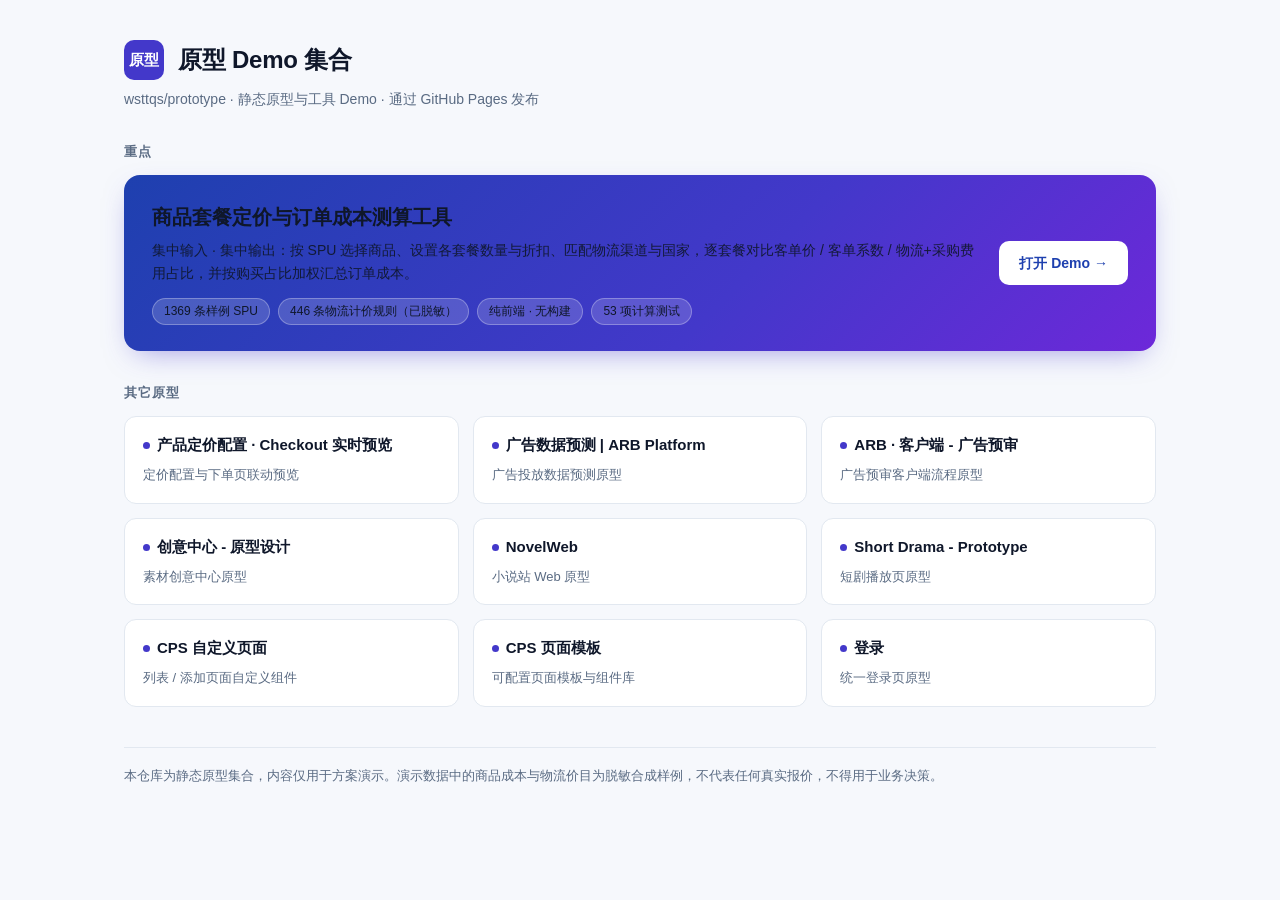
<file: index.html>
<!DOCTYPE html>
<html lang="zh-CN">
<head>
<meta charset="UTF-8" />
<meta name="viewport" content="width=device-width, initial-scale=1" />
<title>原型集合 · wsttqs/prototype</title>
<meta name="description" content="原型 Demo 集合：商品套餐定价与订单成本测算工具、ARB 广告预审、创意中心、产品定价配置等。" />
<style>
  :root{
    --brand:#4338ca; --brand-2:#1e40af; --bg:#f6f8fc; --card:#fff;
    --ink:#0f172a; --muted:#5a6b83; --line:#e2e8f0;
    --warn:#d97706;
  }
  *{box-sizing:border-box}
  body{
    margin:0; background:var(--bg); color:var(--ink);
    font-family:-apple-system,BlinkMacSystemFont,"Segoe UI","PingFang SC","Hiragino Sans GB","Microsoft YaHei",sans-serif;
    line-height:1.6; -webkit-font-smoothing:antialiased;
  }
  .wrap{max-width:1080px;margin:0 auto;padding:40px 24px 64px}
  header{display:flex;align-items:center;gap:14px;margin-bottom:6px}
  .logo{
    width:40px;height:40px;border-radius:10px;background:var(--brand);
    display:grid;place-items:center;color:#fff;font-weight:700;font-size:15px;flex:0 0 auto;
  }
  h1{font-size:24px;margin:0;letter-spacing:-.01em}
  .sub{color:var(--muted);margin:8px 0 28px;font-size:14px}
  h2{font-size:13px;letter-spacing:.08em;text-transform:uppercase;color:var(--muted);margin:32px 0 12px;font-weight:600}
  .hero{
    background:linear-gradient(135deg,var(--brand-2) 0%,var(--brand) 60%,#6d28d9 100%);
    color:#fff;border-radius:16px;padding:26px 28px;margin-bottom:8px;
    display:flex;gap:24px;align-items:center;flex-wrap:wrap;text-decoration:none;color:inherit;
    box-shadow:0 10px 30px -12px rgba(67,56,202,.55);transition:transform .15s ease, box-shadow .15s ease;
  }
  .hero:hover{transform:translateY(-2px);box-shadow:0 16px 38px -14px rgba(67,56,202,.65)}
  .hero .txt{flex:1 1 420px;min-width:0}
  .hero h3{margin:0 0 6px;font-size:20px}
  .hero p{margin:0;opacity:.9;font-size:14px}
  .tagrow{display:flex;gap:8px;flex-wrap:wrap;margin-top:14px}
  .tag{background:rgba(255,255,255,.16);border:1px solid rgba(255,255,255,.28);border-radius:999px;padding:3px 11px;font-size:12px}
  .cta{background:#fff;color:var(--brand-2);font-weight:600;border-radius:10px;padding:11px 20px;white-space:nowrap;font-size:14px}
  .grid{display:grid;grid-template-columns:repeat(auto-fill,minmax(260px,1fr));gap:14px}
  .card{
    background:var(--card);border:1px solid var(--line);border-radius:12px;padding:16px 18px;
    text-decoration:none;color:inherit;display:block;transition:border-color .15s ease,transform .15s ease,box-shadow .15s ease;
  }
  .card:hover{border-color:var(--brand);transform:translateY(-2px);box-shadow:0 8px 22px -14px rgba(15,23,42,.4)}
  .card b{display:block;font-size:15px;margin-bottom:4px}
  .card span{color:var(--muted);font-size:13px}
  .card .dot{display:inline-block;width:7px;height:7px;border-radius:50%;background:var(--brand);margin-right:7px;vertical-align:1px}
  footer{margin-top:40px;padding-top:18px;border-top:1px solid var(--line);color:var(--muted);font-size:12.5px}
  a:focus-visible{outline:2px solid var(--brand);outline-offset:3px;border-radius:4px}
  @media (prefers-reduced-motion:reduce){*{transition:none !important}}
  @media (max-width:560px){.wrap{padding:28px 16px 48px}.hero{padding:20px}.hero h3{font-size:18px}}
</style>
</head>
<body>
<div class="wrap">
  <header>
    <div class="logo">原型</div>
    <h1>原型 Demo 集合</h1>
  </header>
  <p class="sub">wsttqs/prototype · 静态原型与工具 Demo · 通过 GitHub Pages 发布</p>

  <h2>重点</h2>
  <a class="hero" href="pricing-tool/index.html">
    <div class="txt">
      <h3>商品套餐定价与订单成本测算工具</h3>
      <p>集中输入 · 集中输出：按 SPU 选择商品、设置各套餐数量与折扣、匹配物流渠道与国家，逐套餐对比客单价 / 客单系数 / 物流+采购费用占比，并按购买占比加权汇总订单成本。</p>
      <div class="tagrow">
        <span class="tag">1369 条样例 SPU</span>
        <span class="tag">446 条物流计价规则（已脱敏）</span>
        <span class="tag">纯前端 · 无构建</span>
        <span class="tag">53 项计算测试</span>
      </div>
    </div>
    <span class="cta">打开 Demo →</span>
  </a>

  <h2>其它原型</h2>
  <div class="grid">
    <a class="card" href="product-pricing-config-checkout.html"><b><span class="dot"></span>产品定价配置 · Checkout 实时预览</b><span>定价配置与下单页联动预览</span></a>
    <a class="card" href="ad-data-prediction-prototype.html"><b><span class="dot"></span>广告数据预测 | ARB Platform</b><span>广告投放数据预测原型</span></a>
    <a class="card" href="arb-prototype-xianshenhoufa.html"><b><span class="dot"></span>ARB · 客户端 - 广告预审</b><span>广告预审客户端流程原型</span></a>
    <a class="card" href="creative-center-prototype.html"><b><span class="dot"></span>创意中心 - 原型设计</b><span>素材创意中心原型</span></a>
    <a class="card" href="novel-web-prototype.html"><b><span class="dot"></span>NovelWeb</b><span>小说站 Web 原型</span></a>
    <a class="card" href="shortdrama-prototype.html"><b><span class="dot"></span>Short Drama - Prototype</b><span>短剧播放页原型</span></a>
    <a class="card" href="cps-custom-html/index.html"><b><span class="dot"></span>CPS 自定义页面</b><span>列表 / 添加页面自定义组件</span></a>
    <a class="card" href="cps-page-template/index.html"><b><span class="dot"></span>CPS 页面模板</b><span>可配置页面模板与组件库</span></a>
    <a class="card" href="login.html"><b><span class="dot"></span>登录</b><span>统一登录页原型</span></a>
  </div>

  <footer>本仓库为静态原型集合，内容仅用于方案演示。演示数据中的商品成本与物流价目为脱敏合成样例，不代表任何真实报价，不得用于业务决策。</footer>
</div>
</body>
</html>
</file>
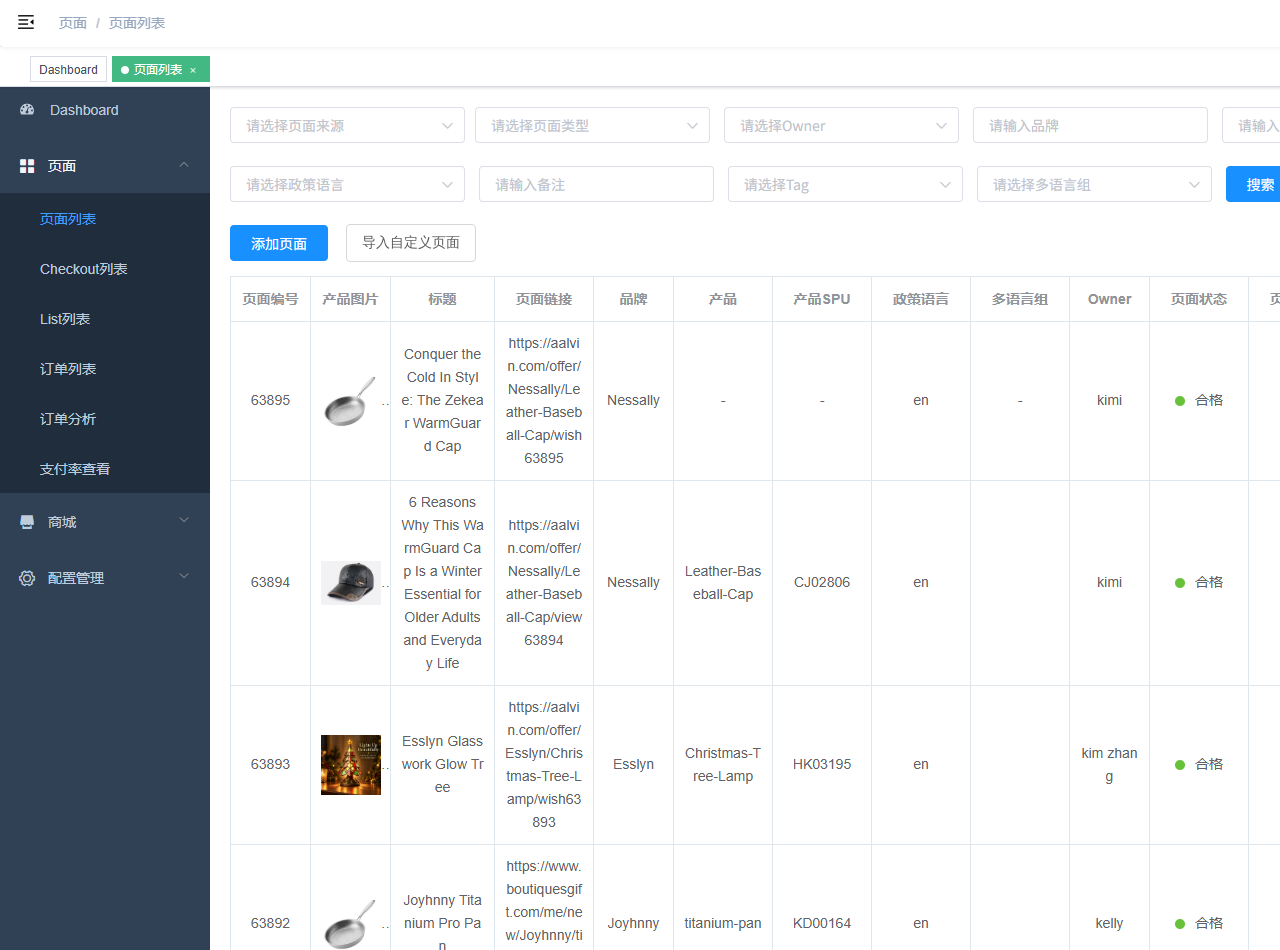
<file: cps-custom-html/index.html>
<!DOCTYPE html><html lang="zh-CN"><head><meta charset="UTF-8"><title>CPS Custom HTML 原型</title><meta http-equiv="refresh" content="0; url=列表-v2.html"><link rel="canonical" href="列表-v2.html"><style>body{font-family:sans-serif;text-align:center;padding:60px;color:#333}</style></head><body><p>正在跳转…</p><p><a href="列表-v2.html">列表-v2.html</a></p><p><a href="添加页面-v2.html">添加页面-v2.html</a></p></body></html>
</file>
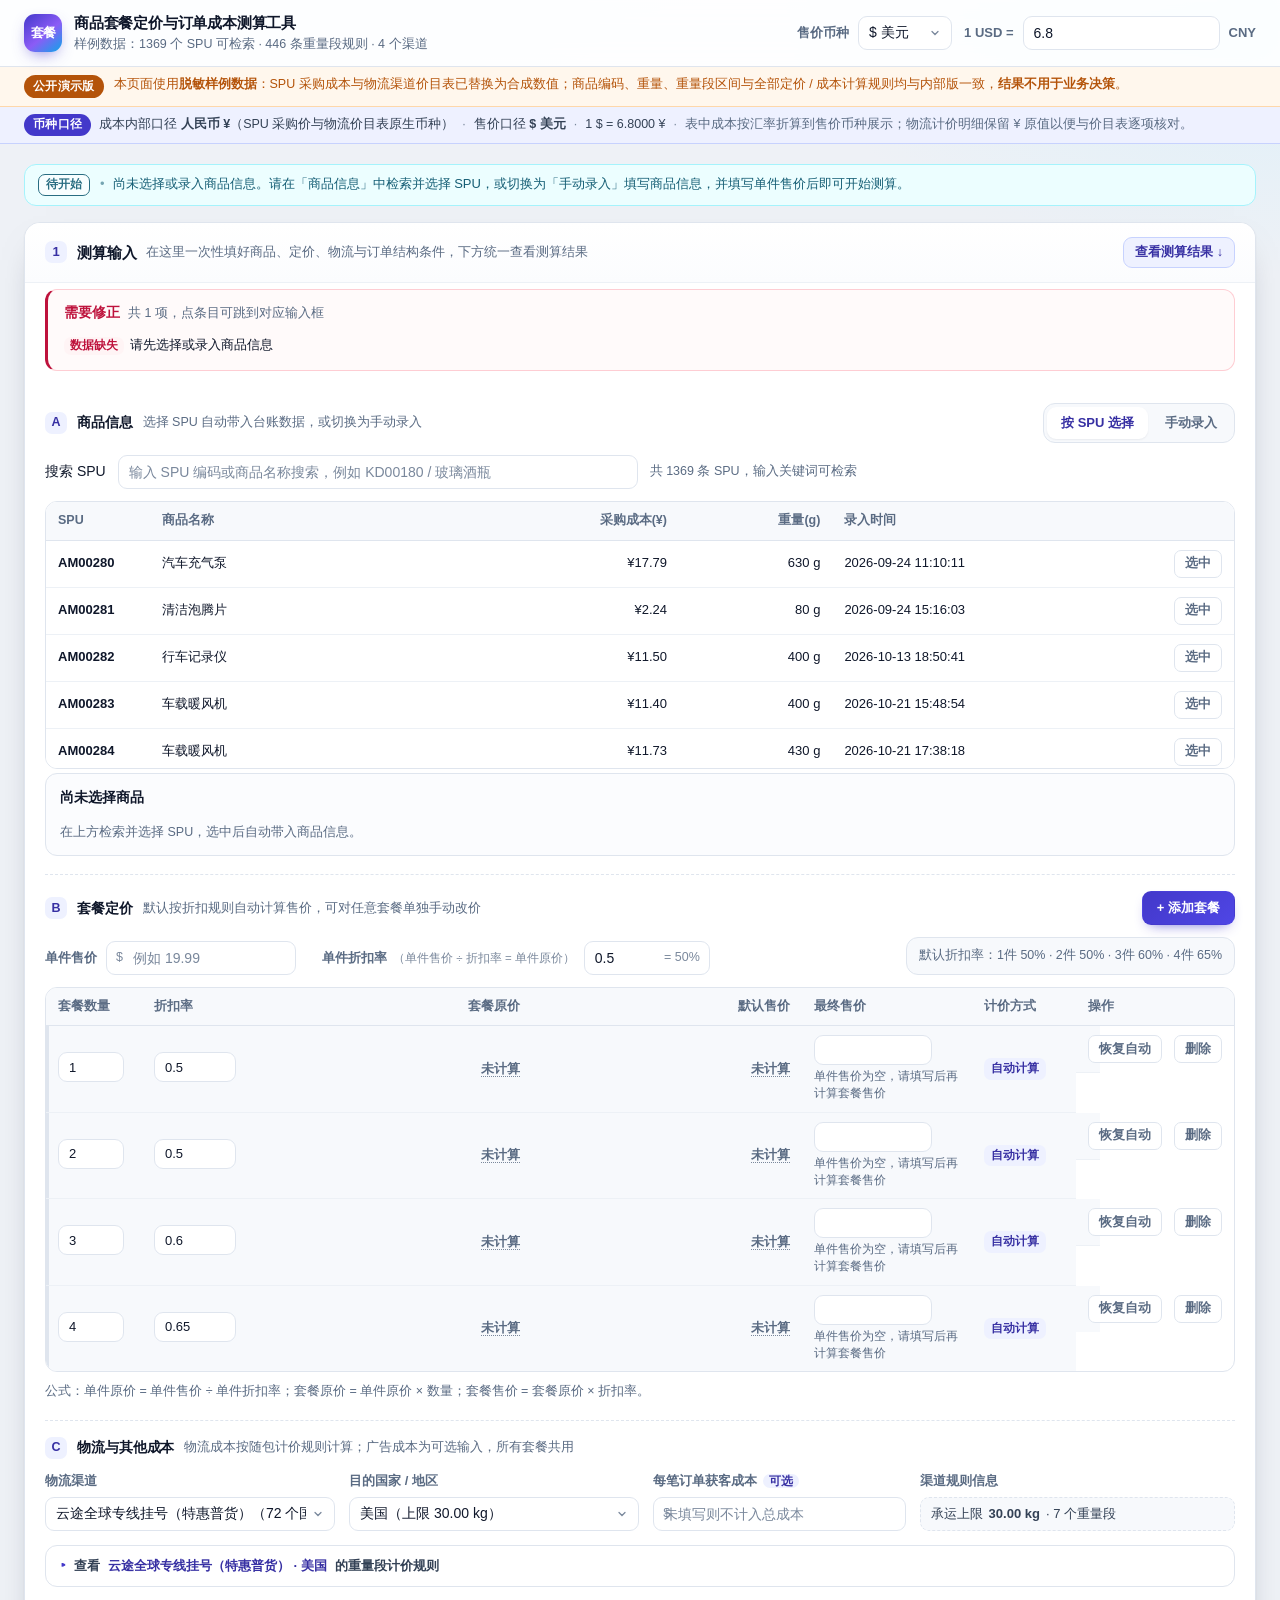
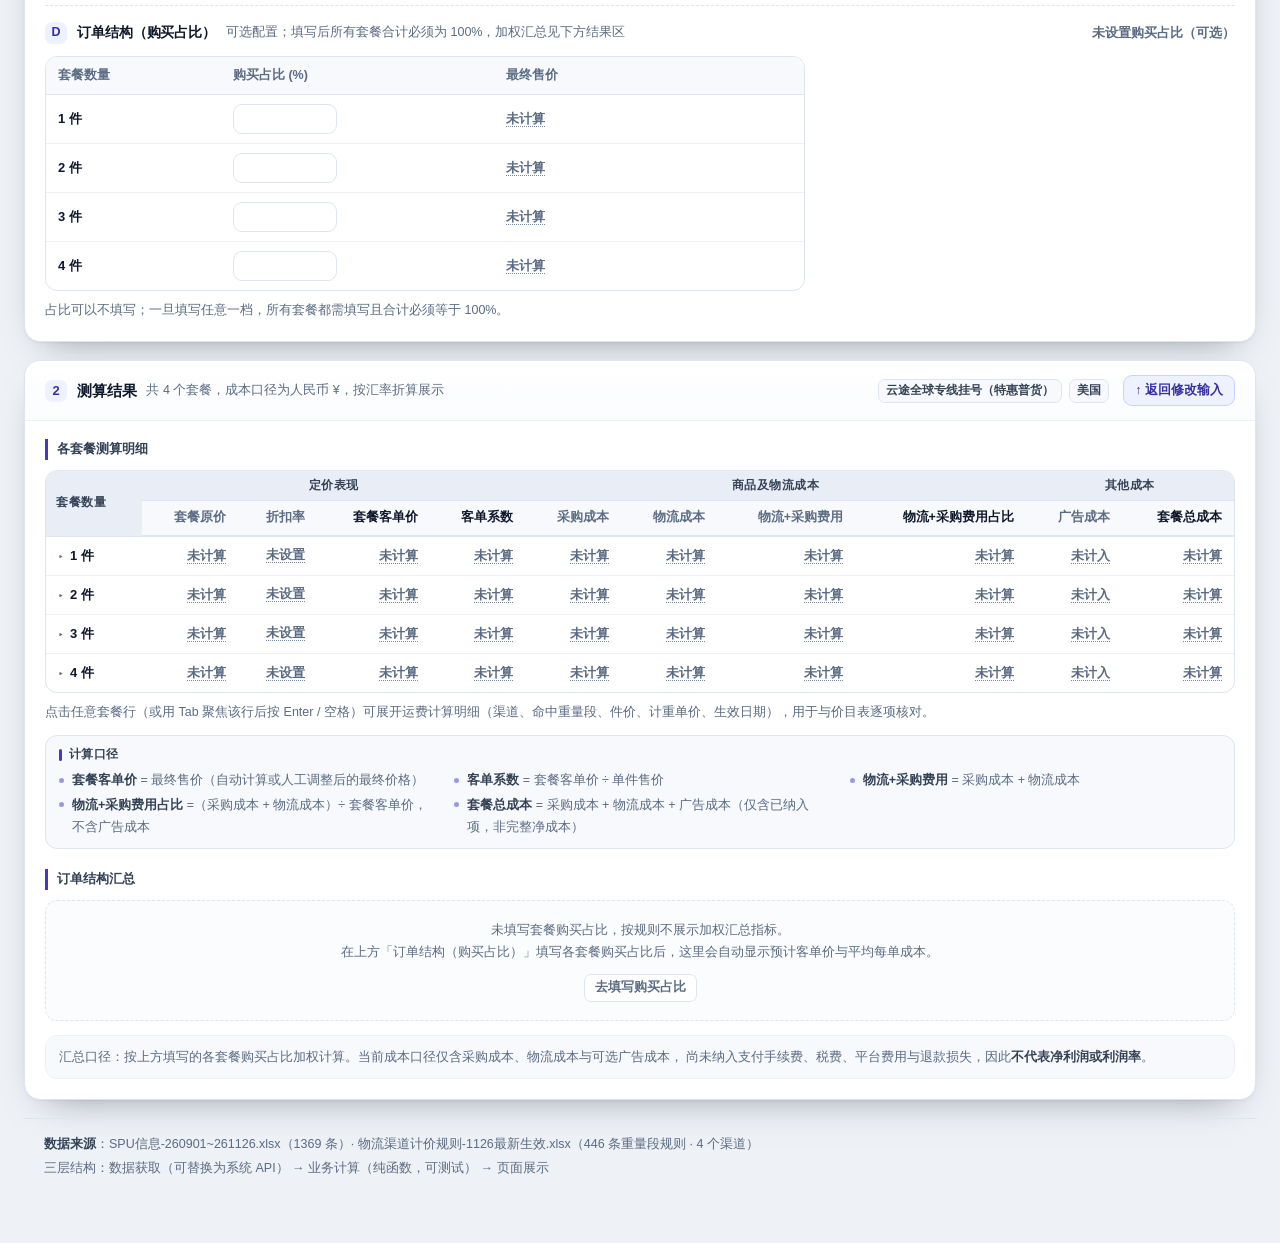
<file: pricing-tool/index.html>
<!DOCTYPE html>
<html lang="zh-CN">
<head>
  <meta charset="utf-8" />
  <meta name="viewport" content="width=device-width, initial-scale=1" />
  <meta name="theme-color" content="#4338ca" />
  <link rel="icon" href="data:image/svg+xml,%3Csvg xmlns='http://www.w3.org/2000/svg' viewBox='0 0 32 32'%3E%3Crect width='32' height='32' rx='8' fill='%234338ca'/%3E%3Cpath d='M8 9h16M8 16h16M8 23h10' stroke='%23fff' stroke-width='2.6' stroke-linecap='round'/%3E%3C/svg%3E" />
  <title>商品套餐定价与订单成本测算工具 · Demo</title>
  <link rel="stylesheet" href="assets/styles.css" />
</head>
<body>

<a class="skip-link" href="#sec-output">跳到测算结果</a>
<div id="srLive" class="sr-only" role="status" aria-live="polite"></div>

<!-- ============ 顶栏 ============ -->
<header class="topbar">
  <div class="topbar-in">
    <div class="brand">
      <div class="logo" aria-hidden="true">套餐</div>
      <div class="brand-txt">
        <h1>商品套餐定价与订单成本测算工具</h1>
        <p id="dataMeta">数据加载中…</p>
      </div>
    </div>
    <div class="tools">
      <label class="field-inline">
        <span class="lbl">售价币种</span>
        <select id="saleCurrency">
          <option value="USD">$ 美元</option>
          <option value="CNY">¥ 人民币</option>
        </select>
      </label>
      <label class="field-inline" id="fxField">
        <span class="lbl" id="fxLabel">1 USD =</span>
        <input id="fxRate" type="number" min="0.0001" step="0.01" value="6.8" />
        <span class="lbl">CNY</span>
      </label>
    </div>
  </div>
</header>

<!-- ============ 公开演示提示条（仅脱敏样例数据模式显示） ============ -->
<div class="demobar" id="demoBar" hidden>
  <div class="demobar-in">
    <span class="demobar-tag">公开演示版</span>
    <span class="demobar-text">本页面使用<b>脱敏样例数据</b>：SPU 采购成本与物流渠道价目表已替换为合成数值；商品编码、重量、重量段区间与全部定价 / 成本计算规则均与内部版一致，<b>结果不用于业务决策</b>。</span>
  </div>
</div>

<!-- ============ 币种口径条 ============ -->
<div class="fxbar">
  <div class="fxbar-in">
    <span class="fxbar-tag">币种口径</span>
    <span>成本内部口径 <b>人民币 ¥</b>（SPU 采购价与物流价目表原生币种）</span>
    <span class="dot">·</span>
    <span>售价口径 <b id="fxSaleCur">$ 美元</b></span>
    <span class="dot">·</span>
    <span id="fxRateText">1 $ = 6.80 ¥</span>
    <span class="dot">·</span>
    <span class="muted">表中成本按汇率折算到售价币种展示；物流计价明细保留 ¥ 原值以便与价目表逐项核对。</span>
  </div>
</div>

<main class="wrap">

  <!-- 异常提示区 -->
  <div id="alerts" class="alerts" aria-live="polite"></div>

  <!-- ============ 1. 测算输入（集中输入区） ============ -->
  <section class="card" id="sec-input" aria-labelledby="inputTitle">
    <div class="card-head">
      <div class="card-title">
        <span class="idx" aria-hidden="true">1</span>
        <h2 id="inputTitle">测算输入</h2>
        <span class="card-sub">在这里一次性填好商品、定价、物流与订单结构条件，下方统一查看测算结果</span>
      </div>
      <a class="jump" href="#sec-output">查看测算结果 ↓</a>
    </div>

    <div class="card-body input-body">

      <!-- 错误汇总：可聚焦 + 每条可跳到出错的输入框（ui-ux-pro-max 指南 Focusable Error Summary） -->
      <div class="err-summary" id="errSummary" role="alert" tabindex="-1"
           aria-labelledby="errSummaryTitle" hidden>
        <div class="err-summary-head">
          <b id="errSummaryTitle">需要修正</b>
          <span class="err-summary-count" id="errSummaryCount"></span>
        </div>
        <ul class="err-summary-list" id="errSummaryList"></ul>
      </div>

      <!-- ---------- A. 商品信息 ---------- -->
      <div class="input-group" id="group-product">
        <div class="group-head">
          <span class="gidx">A</span>
          <h3>商品信息</h3>
          <span class="gsub">选择 SPU 自动带入台账数据，或切换为手动录入</span>
          <div class="seg" id="sourceSeg">
            <button type="button" class="seg-btn is-active" data-source="spu">按 SPU 选择</button>
            <button type="button" class="seg-btn" data-source="manual">手动录入</button>
          </div>
        </div>

        <!-- SPU 检索面板 -->
        <div id="spuPane" class="pane">
          <div class="spu-search">
            <label class="lbl spu-lbl" for="spuSearch">搜索 SPU</label>
            <input id="spuSearch" type="search" autocomplete="off"
                   aria-describedby="spuCount"
                   placeholder="输入 SPU 编码或商品名称搜索，例如 KD00180 / 玻璃酒瓶" />
            <span class="hint" id="spuCount"></span>
          </div>
          <div class="table-wrap spu-wrap" id="spuWrap">
            <table class="tbl spu-tbl">
              <thead>
                <tr>
                  <th class="c-spu" scope="col">SPU</th>
                  <th scope="col">商品名称</th>
                  <th class="num" scope="col">采购成本(¥)</th>
                  <th class="num" scope="col">重量(g)</th>
                  <th scope="col">录入时间</th>
                  <th class="c-act" scope="col"><span class="sr-only">操作</span></th>
                </tr>
              </thead>
              <tbody id="spuBody"></tbody>
            </table>
          </div>
        </div>

        <!-- 手动录入面板 -->
        <div id="manualPane" class="pane is-hidden">
          <div class="manual-tip">
            在下方表单中逐项填写商品信息。手动录入仅用于本次测算，不会写入 SPU 台账，也不会修改底层 SPU 数据。
          </div>
        </div>

        <!-- 商品信息卡（两种方式共用同一份表单） -->
        <div id="productCard" class="product-card">
          <div class="pc-head">
            <h3 id="pcTitle">尚未选择商品</h3>
            <div class="pc-badges" id="pcBadges"></div>
          </div>
          <div class="pc-grid" id="pcFields"></div>
          <div class="pc-note" id="pcNote"></div>
        </div>
      </div>

      <!-- ---------- B. 套餐定价 ---------- -->
      <div class="input-group" id="group-pricing">
        <div class="group-head">
          <span class="gidx">B</span>
          <h3>套餐定价</h3>
          <span class="gsub">默认按折扣规则自动计算售价，可对任意套餐单独手动改价</span>
          <button type="button" class="btn btn-primary" id="addTierBtn">+ 添加套餐</button>
        </div>

        <div class="row-inline">
          <label class="field-inline big">
            <span class="lbl">单件售价</span>
            <div class="ctl">
              <span class="pre" id="unitPricePre">$</span>
              <input id="unitSalePrice" type="number" step="0.01" min="0" placeholder="例如 19.99" />
            </div>
          </label>
          <label class="field-inline">
            <span class="lbl">单件折扣率<span class="sub">（单件售价 ÷ 折扣率 = 单件原价）</span></span>
            <div class="ctl">
              <input id="baseDiscount" type="number" step="0.01" min="0.01" max="1" value="0.5" />
              <span class="unit" id="baseDiscountPct">= 50%</span>
            </div>
          </label>
          <div class="rule-box" id="ruleBox"></div>
        </div>

        <div class="table-wrap">
          <table class="tbl tier-tbl">
            <thead>
              <tr>
                <th class="c-qty" scope="col">套餐数量</th>
                <th class="c-rate" scope="col">折扣率</th>
                <th class="num" scope="col">套餐原价</th>
                <th class="num" scope="col">默认售价</th>
                <th class="c-final" scope="col">最终售价</th>
                <th class="c-mode" scope="col">计价方式</th>
                <th class="c-act" scope="col">操作</th>
              </tr>
            </thead>
            <tbody id="tierBody"></tbody>
          </table>
        </div>
        <div class="tbl-note" id="tierNote"></div>
      </div>

      <!-- ---------- C. 物流与其他成本 ---------- -->
      <div class="input-group" id="group-cost">
        <div class="group-head">
          <span class="gidx">C</span>
          <h3>物流与其他成本</h3>
          <span class="gsub">物流成本按随包计价规则计算；广告成本为可选输入，所有套餐共用</span>
        </div>

        <div class="grid-4">
          <label class="field">
            <span class="lbl">物流渠道</span>
            <select id="channelSel"></select>
          </label>
          <label class="field">
            <span class="lbl">目的国家 / 地区</span>
            <select id="countrySel"></select>
          </label>
          <label class="field">
            <span class="lbl">每笔订单获客成本<span class="opt">可选</span></span>
            <div class="ctl">
              <input id="adCost" type="number" step="0.01" min="0" placeholder="未填写则不计入总成本" />
              <span class="pre" id="adPre">$</span>
            </div>
          </label>
          <div class="field">
            <span class="lbl">渠道规则信息</span>
            <div class="info" id="logiInfo">—</div>
          </div>
        </div>

        <details class="rules" id="rulesBox">
          <summary>查看 <b id="rulesTitle">—</b> 的重量段计价规则</summary>
          <div class="table-wrap">
            <table class="tbl rules-tbl">
              <thead>
                <tr>
                  <th class="num" scope="col">重量段 (kg) 左开右闭</th>
                  <th class="num" scope="col">计重单价 (¥/kg)</th>
                  <th class="num" scope="col">件价 (¥/件)</th>
                  <th scope="col">生效日期</th>
                  <th scope="col">命中套餐</th>
                </tr>
              </thead>
              <tbody id="rulesBody"></tbody>
            </table>
          </div>
        </details>
      </div>

      <!-- ---------- D. 订单结构（购买占比） ---------- -->
      <div class="input-group" id="group-mix">
        <div class="group-head">
          <span class="gidx">D</span>
          <h3>订单结构（购买占比）</h3>
          <span class="gsub">可选配置；填写后所有套餐合计必须为 100%，加权汇总见下方结果区</span>
          <div class="mix-total" id="mixTotal" role="status" aria-live="polite"></div>
        </div>

        <div class="table-wrap mix-wrap">
          <table class="tbl mix-tbl">
            <thead>
              <tr>
                <th class="c-qty" scope="col">套餐数量</th>
                <th class="c-pct" scope="col">购买占比 (%)</th>
                <th class="c-final" scope="col">最终售价</th>
              </tr>
            </thead>
            <tbody id="mixBody"></tbody>
          </table>
        </div>
        <div class="mix-bar" id="mixBar" role="img" aria-label="尚未填写购买占比"></div>
        <div class="tbl-note" id="mixNote"></div>
      </div>

    </div>
  </section>

  <!-- ============ 2. 测算结果（集中输出区） ============ -->
  <section class="card" id="sec-output" aria-labelledby="outputTitle">
    <div class="card-head">
      <div class="card-title">
        <span class="idx" aria-hidden="true">2</span>
        <h2 id="outputTitle">测算结果</h2>
        <span class="card-sub" id="resultMeta" role="status" aria-live="polite"></span>
      </div>
      <div class="head-chips" id="resultChips"></div>
      <a class="jump" href="#sec-input">↑ 返回修改输入</a>
    </div>

    <div class="card-body">

      <h3 class="blk-title">各套餐测算明细</h3>
      <div class="table-wrap">
        <table class="tbl res-tbl">
          <caption class="sr-only">各套餐测算明细，按定价表现、商品及物流成本、其他成本三组展示</caption>
          <thead>
            <tr class="grp-row">
              <th rowspan="2" class="c-qty grp-base" scope="col">套餐数量</th>
              <th colspan="4" class="grp grp-price" scope="colgroup">定价表现</th>
              <th colspan="4" class="grp grp-cost" scope="colgroup">商品及物流成本</th>
              <th colspan="2" class="grp grp-other" scope="colgroup">其他成本</th>
            </tr>
            <tr class="hd-row">
              <th class="num" scope="col" title="套餐原价 = 单件原价 × 套餐数量；单件原价 = 单件售价 ÷ 单件折扣率">套餐原价</th>
              <th class="num" scope="col" title="当前套餐折扣率；默认售价 = 套餐原价 × 套餐折扣率">折扣率</th>
              <th class="num kpi-h" scope="col" title="套餐客单价 = 最终实际售价（自动计算或人工调整后的最终价格）">套餐客单价</th>
              <th class="num kpi-h" scope="col" title="客单系数 = 套餐客单价 ÷ 单件售价">客单系数</th>
              <th class="num" scope="col" title="采购成本 = 单件采购成本 × 套餐数量">采购成本</th>
              <th class="num" scope="col" title="按物流计价规则计算：件价 × 件数 + 计重单价 × 订单总重">物流成本</th>
              <th class="num" scope="col" title="物流成本 + 采购成本">物流+采购费用</th>
              <th class="num kpi-h" scope="col" title="费用占比 =（采购成本 + 物流成本）÷ 套餐客单价，不含广告成本">物流+采购费用占比</th>
              <th class="num" scope="col" title="每笔订单获客成本，所有套餐共用；未填写则不计入">广告成本</th>
              <th class="num kpi-h" scope="col" title="套餐总成本 = 采购成本 + 物流成本 + 广告成本（仅含已纳入项）">套餐总成本</th>
            </tr>
          </thead>
          <tbody id="resBody"></tbody>
        </table>
      </div>
      <div class="tbl-note">
        点击任意套餐行（或用 Tab 聚焦该行后按 Enter / 空格）可展开运费计算明细（渠道、命中重量段、件价、计重单价、生效日期），用于与价目表逐项核对。
      </div>

      <div class="legend">
        <div class="legend-head">计算口径</div>
        <ul class="legend-list">
          <li><b>套餐客单价</b> = 最终售价（自动计算或人工调整后的最终价格）</li>
          <li><b>客单系数</b> = 套餐客单价 ÷ 单件售价</li>
          <li><b>物流+采购费用</b> = 采购成本 + 物流成本</li>
          <li><b>物流+采购费用占比</b> =（采购成本 + 物流成本）÷ 套餐客单价，不含广告成本</li>
          <li><b>套餐总成本</b> = 采购成本 + 物流成本 + 广告成本（仅含已纳入项，非完整净成本）</li>
        </ul>
      </div>

      <h3 class="blk-title">订单结构汇总</h3>
      <div class="cards" id="metricCards"></div>
      <div class="ref-note">
        汇总口径：按上方填写的各套餐购买占比加权计算。当前成本口径仅含采购成本、物流成本与可选广告成本，
        尚未纳入支付手续费、税费、平台费用与退款损失，因此<b>不代表净利润或利润率</b>。
      </div>

    </div>
  </section>

  <footer class="foot">
    <div><b>数据来源</b>：SPU信息-260901~261126.xlsx（1369 条）· 物流渠道计价规则-1126最新生效.xlsx（446 条重量段规则 · 4 个渠道）</div>
    <div>三层结构：数据获取（可替换为系统 API） → 业务计算（纯函数，可测试） → 页面展示</div>
  </footer>
</main>

<!-- 载入顺序：数据 → 配置 → 计算内核 → 数据源 → 页面 -->
<script src="data/spu.data.js"></script>
<script src="data/logistics.data.js"></script>
<script src="config/pricing.config.js"></script>
<script src="src/core/errors.js"></script>
<script src="src/core/money.js"></script>
<script src="src/core/pricing.js"></script>
<script src="src/core/costs.js"></script>
<script src="src/core/logistics.js"></script>
<script src="src/core/mix.js"></script>
<script src="src/core/calculator.js"></script>
<script src="src/data/product-source.js"></script>
<script src="src/data/logistics-source.js"></script>
<script src="src/data/local-adapter.js"></script>
<script src="src/ui/dom.js"></script>
<script src="src/ui/state.js"></script>
<script src="src/ui/render.js"></script>
<script src="src/ui/app.js"></script>
</body>
</html>
</file>
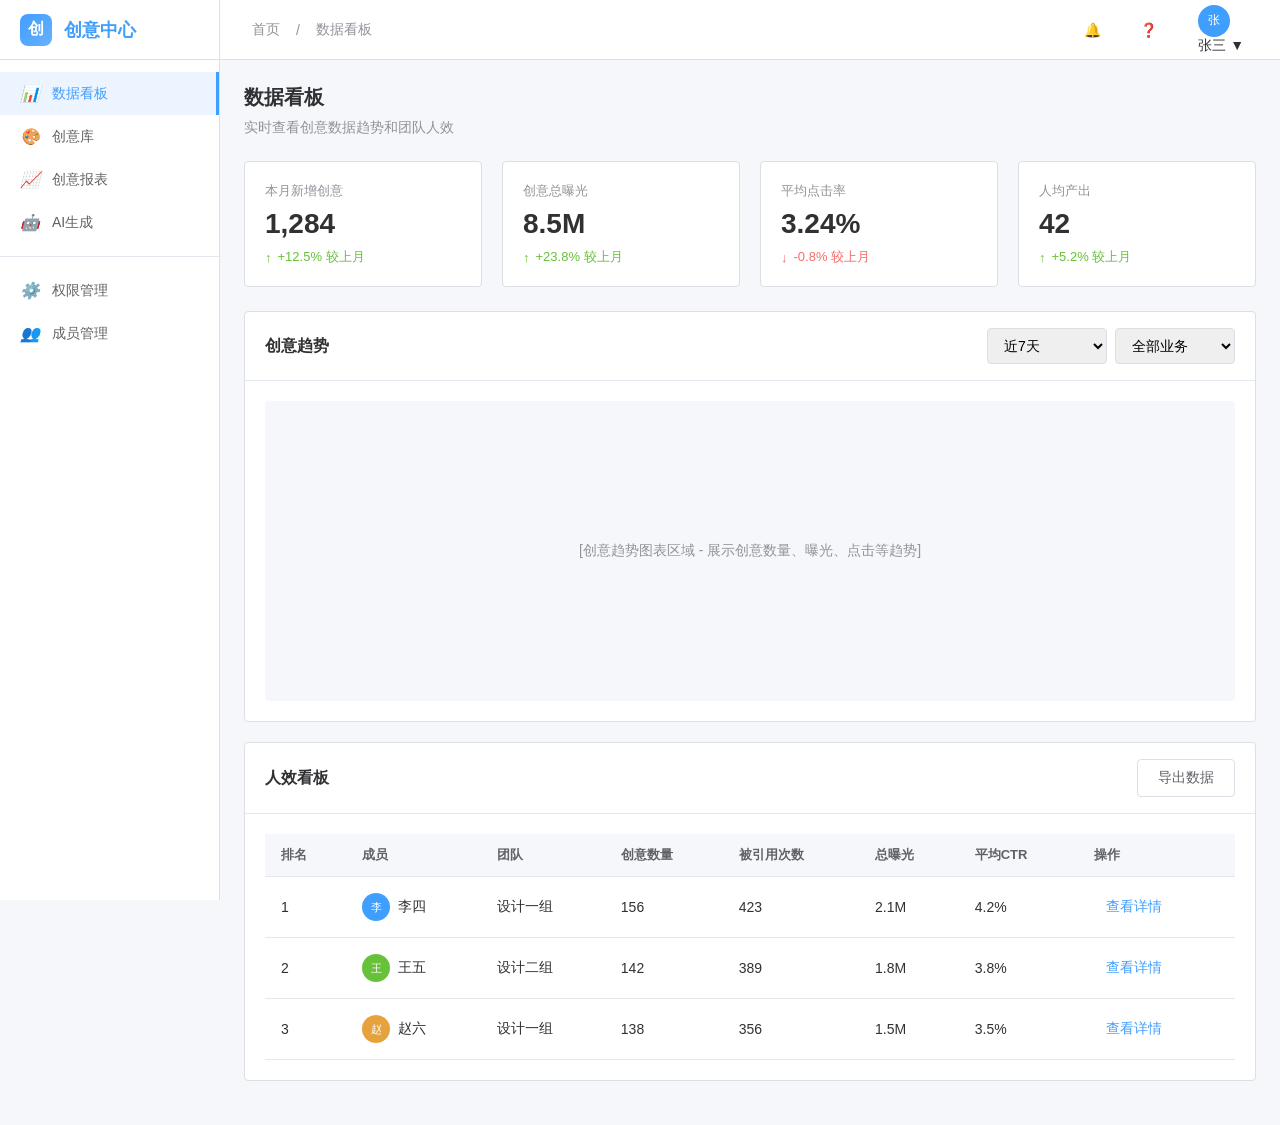
<file: creative-center-prototype.html>
<!DOCTYPE html>
<html lang="zh-CN">
<head>
    <meta charset="UTF-8">
    <meta name="viewport" content="width=device-width, initial-scale=1.0">
    <title>创意中心 - 原型设计</title>
    <style>
        * {
            margin: 0;
            padding: 0;
            box-sizing: border-box;
        }

        :root {
            --primary: #409EFF;
            --primary-light: #ECF5FF;
            --success: #67C23A;
            --warning: #E6A23C;
            --danger: #F56C6C;
            --info: #909399;
            --text-primary: #303133;
            --text-regular: #606266;
            --text-secondary: #909399;
            --border-color: #DCDFE6;
            --border-light: #E4E7ED;
            --bg-color: #F5F7FA;
            --white: #FFFFFF;
            --sidebar-width: 220px;
            --header-height: 60px;
        }

        body {
            font-family: -apple-system, BlinkMacSystemFont, "Segoe UI", Roboto, "Helvetica Neue", Arial, sans-serif;
            background: var(--bg-color);
            color: var(--text-primary);
            font-size: 14px;
        }

        /* 布局框架 */
        .app-container {
            display: flex;
            min-height: 100vh;
        }

        /* 侧边栏 */
        .sidebar {
            width: var(--sidebar-width);
            background: var(--white);
            border-right: 1px solid var(--border-color);
            position: fixed;
            height: 100vh;
            overflow-y: auto;
            z-index: 100;
        }

        .logo {
            height: var(--header-height);
            display: flex;
            align-items: center;
            padding: 0 20px;
            border-bottom: 1px solid var(--border-color);
            font-size: 18px;
            font-weight: 600;
            color: var(--primary);
        }

        .logo-icon {
            width: 32px;
            height: 32px;
            background: linear-gradient(135deg, var(--primary), #66B1FF);
            border-radius: 8px;
            display: flex;
            align-items: center;
            justify-content: center;
            margin-right: 12px;
            color: white;
            font-size: 16px;
        }

        .nav-menu {
            padding: 12px 0;
        }

        .nav-item {
            display: flex;
            align-items: center;
            padding: 12px 20px;
            cursor: pointer;
            transition: all 0.3s;
            color: var(--text-regular);
            text-decoration: none;
        }

        .nav-item:hover {
            background: var(--primary-light);
            color: var(--primary);
        }

        .nav-item.active {
            background: var(--primary-light);
            color: var(--primary);
            border-right: 3px solid var(--primary);
        }

        .nav-item i {
            width: 20px;
            margin-right: 12px;
            font-size: 16px;
        }

        /* 主内容区 */
        .main-content {
            flex: 1;
            margin-left: var(--sidebar-width);
            min-height: 100vh;
        }

        /* 顶部导航 */
        .header {
            height: var(--header-height);
            background: var(--white);
            border-bottom: 1px solid var(--border-color);
            display: flex;
            align-items: center;
            justify-content: space-between;
            padding: 0 24px;
            position: sticky;
            top: 0;
            z-index: 99;
        }

        .breadcrumb {
            display: flex;
            align-items: center;
            color: var(--text-secondary);
        }

        .breadcrumb span {
            margin: 0 8px;
        }

        .header-right {
            display: flex;
            align-items: center;
            gap: 20px;
        }

        .header-icon {
            width: 36px;
            height: 36px;
            display: flex;
            align-items: center;
            justify-content: center;
            cursor: pointer;
            border-radius: 4px;
            color: var(--text-regular);
        }

        .header-icon:hover {
            background: var(--bg-color);
        }

        .user-info {
            display: flex;
            align-items: center;
            gap: 10px;
            cursor: pointer;
            padding: 6px 12px;
            border-radius: 4px;
        }

        .user-info:hover {
            background: var(--bg-color);
        }

        .avatar {
            width: 32px;
            height: 32px;
            border-radius: 50%;
            background: var(--primary);
            display: flex;
            align-items: center;
            justify-content: center;
            color: white;
            font-size: 12px;
        }

        /* 页面内容 */
        .page-content {
            padding: 24px;
        }

        .page-header {
            margin-bottom: 24px;
        }

        .page-title {
            font-size: 20px;
            font-weight: 600;
            margin-bottom: 8px;
        }

        .page-desc {
            color: var(--text-secondary);
        }

        /* 卡片 */
        .card {
            background: var(--white);
            border-radius: 4px;
            border: 1px solid var(--border-color);
            margin-bottom: 20px;
        }

        .card-header {
            padding: 16px 20px;
            border-bottom: 1px solid var(--border-light);
            display: flex;
            align-items: center;
            justify-content: space-between;
        }

        .card-title {
            font-size: 16px;
            font-weight: 600;
        }

        .card-body {
            padding: 20px;
        }

        /* 按钮 */
        .btn {
            display: inline-flex;
            align-items: center;
            justify-content: center;
            padding: 9px 20px;
            border-radius: 4px;
            cursor: pointer;
            font-size: 14px;
            border: 1px solid transparent;
            transition: all 0.3s;
            gap: 6px;
        }

        .btn-primary {
            background: var(--primary);
            color: white;
            border-color: var(--primary);
        }

        .btn-primary:hover {
            background: #66B1FF;
            border-color: #66B1FF;
        }

        .btn-default {
            background: var(--white);
            color: var(--text-regular);
            border-color: var(--border-color);
        }

        .btn-default:hover {
            color: var(--primary);
            border-color: var(--primary);
        }

        .btn-success {
            background: var(--success);
            color: white;
            border-color: var(--success);
        }

        .btn-text {
            background: transparent;
            color: var(--primary);
            border: none;
            padding: 9px 12px;
        }

        .btn-text:hover {
            color: #66B1FF;
        }

        /* 搜索表单 */
        .search-form {
            display: flex;
            gap: 12px;
            flex-wrap: wrap;
            margin-bottom: 20px;
        }

        .form-item {
            display: flex;
            align-items: center;
            gap: 8px;
        }

        .form-label {
            color: var(--text-regular);
            white-space: nowrap;
        }

        .form-input, .form-select {
            padding: 8px 12px;
            border: 1px solid var(--border-color);
            border-radius: 4px;
            font-size: 14px;
            min-width: 160px;
            outline: none;
        }

        .form-input:focus, .form-select:focus {
            border-color: var(--primary);
        }

        /* 表格 */
        .table-container {
            overflow-x: auto;
        }

        .table {
            width: 100%;
            border-collapse: collapse;
        }

        .table th, .table td {
            padding: 12px 16px;
            text-align: left;
            border-bottom: 1px solid var(--border-light);
        }

        .table th {
            background: var(--bg-color);
            color: var(--text-regular);
            font-weight: 600;
            font-size: 13px;
        }

        .table tr:hover {
            background: var(--primary-light);
        }

        .table .cell {
            display: flex;
            align-items: center;
            gap: 8px;
        }

        /* 标签 */
        .tag {
            display: inline-flex;
            align-items: center;
            padding: 4px 10px;
            border-radius: 4px;
            font-size: 12px;
            font-weight: 500;
        }

        .tag-primary {
            background: var(--primary-light);
            color: var(--primary);
        }

        .tag-success {
            background: #F0F9EB;
            color: var(--success);
        }

        .tag-warning {
            background: #FDF6EC;
            color: var(--warning);
        }

        .tag-info {
            background: #F4F4F5;
            color: var(--info);
        }

        /* 创意素材缩略图 */
        .creative-thumb {
            width: 80px;
            height: 60px;
            border-radius: 4px;
            object-fit: cover;
            border: 1px solid var(--border-light);
        }

        .creative-info {
            display: flex;
            flex-direction: column;
            gap: 4px;
        }

        .creative-name {
            font-weight: 500;
            color: var(--text-primary);
        }

        .creative-id {
            font-size: 12px;
            color: var(--text-secondary);
        }

        /* 分页 */
        .pagination {
            display: flex;
            align-items: center;
            justify-content: flex-end;
            gap: 8px;
            margin-top: 20px;
            padding-top: 20px;
            border-top: 1px solid var(--border-light);
        }

        .page-btn {
            padding: 6px 12px;
            border: 1px solid var(--border-color);
            background: var(--white);
            border-radius: 4px;
            cursor: pointer;
            color: var(--text-regular);
        }

        .page-btn:hover {
            color: var(--primary);
            border-color: var(--primary);
        }

        .page-btn.active {
            background: var(--primary);
            color: white;
            border-color: var(--primary);
        }

        .page-btn:disabled {
            color: var(--text-secondary);
            cursor: not-allowed;
        }

        /* 看板统计卡片 */
        .stats-row {
            display: grid;
            grid-template-columns: repeat(4, 1fr);
            gap: 20px;
            margin-bottom: 24px;
        }

        .stat-card {
            background: var(--white);
            border-radius: 4px;
            padding: 20px;
            border: 1px solid var(--border-color);
        }

        .stat-label {
            color: var(--text-secondary);
            font-size: 13px;
            margin-bottom: 8px;
        }

        .stat-value {
            font-size: 28px;
            font-weight: 600;
            color: var(--text-primary);
            margin-bottom: 8px;
        }

        .stat-trend {
            display: flex;
            align-items: center;
            gap: 6px;
            font-size: 13px;
        }

        .trend-up {
            color: var(--success);
        }

        .trend-down {
            color: var(--danger);
        }

        /* 图表容器 */
        .chart-container {
            height: 300px;
            display: flex;
            align-items: center;
            justify-content: center;
            background: var(--bg-color);
            border-radius: 4px;
            color: var(--text-secondary);
        }

        /* 筛选标签 */
        .filter-tags {
            display: flex;
            gap: 8px;
            flex-wrap: wrap;
            margin-bottom: 16px;
        }

        .filter-tag {
            display: flex;
            align-items: center;
            gap: 6px;
            padding: 6px 12px;
            background: var(--primary-light);
            color: var(--primary);
            border-radius: 4px;
            font-size: 13px;
            cursor: pointer;
        }

        .filter-tag:hover {
            background: var(--primary);
            color: white;
        }

        /* 操作按钮组 */
        .action-group {
            display: flex;
            gap: 8px;
        }

        /* 图标 */
        .icon {
            width: 16px;
            height: 16px;
            display: inline-flex;
            align-items: center;
            justify-content: center;
        }

        /* 页面切换 */
        .page {
            display: none;
        }

        .page.active {
            display: block;
        }

        /* 报表页面特定样式 */
        .report-filters {
            background: var(--white);
            padding: 20px;
            border-radius: 4px;
            border: 1px solid var(--border-color);
            margin-bottom: 20px;
        }

        .filter-row {
            display: flex;
            gap: 20px;
            margin-bottom: 16px;
            align-items: center;
        }

        .filter-row:last-child {
            margin-bottom: 0;
        }

        .date-range {
            display: flex;
            align-items: center;
            gap: 8px;
        }

        .date-input {
            padding: 8px 12px;
            border: 1px solid var(--border-color);
            border-radius: 4px;
            width: 140px;
        }

        /* 下拉菜单模拟 */
        .dropdown {
            position: relative;
            display: inline-block;
        }

        .dropdown-menu {
            position: absolute;
            top: 100%;
            right: 0;
            background: var(--white);
            border: 1px solid var(--border-color);
            border-radius: 4px;
            box-shadow: 0 2px 12px rgba(0,0,0,0.1);
            min-width: 160px;
            z-index: 1000;
            display: none;
        }

        .dropdown:hover .dropdown-menu {
            display: block;
        }

        .dropdown-item {
            padding: 10px 16px;
            cursor: pointer;
            color: var(--text-regular);
        }

        .dropdown-item:hover {
            background: var(--primary-light);
            color: var(--primary);
        }

        /* 响应式 */
        @media (max-width: 1200px) {
            .stats-row {
                grid-template-columns: repeat(2, 1fr);
            }
        }

        @media (max-width: 768px) {
            .sidebar {
                transform: translateX(-100%);
            }
            .main-content {
                margin-left: 0;
            }
            .stats-row {
                grid-template-columns: 1fr;
            }
        }
    </style>
</head>
<body>
    <div class="app-container">
        <!-- 侧边栏 -->
        <aside class="sidebar">
            <div class="logo">
                <div class="logo-icon">创</div>
                <span>创意中心</span>
            </div>
            <nav class="nav-menu">
                <a href="#" class="nav-item active" onclick="showPage('dashboard')">
                    <i>📊</i>
                    <span>数据看板</span>
                </a>
                <a href="#" class="nav-item" onclick="showPage('creative')">
                    <i>🎨</i>
                    <span>创意库</span>
                </a>
                <a href="#" class="nav-item" onclick="showPage('report')">
                    <i>📈</i>
                    <span>创意报表</span>
                </a>
                <a href="#" class="nav-item" onclick="showPage('ai')">
                    <i>🤖</i>
                    <span>AI生成</span>
                </a>
                <div style="border-top: 1px solid var(--border-light); margin: 12px 0;"></div>
                <a href="#" class="nav-item">
                    <i>⚙️</i>
                    <span>权限管理</span>
                </a>
                <a href="#" class="nav-item">
                    <i>👥</i>
                    <span>成员管理</span>
                </a>
            </nav>
        </aside>

        <!-- 主内容区 -->
        <main class="main-content">
            <!-- 顶部导航 -->
            <header class="header">
                <div class="breadcrumb">
                    <span>首页</span>
                    <span>/</span>
                    <span id="current-page">数据看板</span>
                </div>
                <div class="header-right">
                    <div class="header-icon">🔔</div>
                    <div class="header-icon">❓</div>
                    <div class="user-info dropdown">
                        <div class="avatar">张</div>
                        <span>张三</span>
                        <span>▼</span>
                        <div class="dropdown-menu">
                            <div class="dropdown-item">个人中心</div>
                            <div class="dropdown-item">退出登录</div>
                        </div>
                    </div>
                </div>
            </header>

            <!-- 页面内容 -->
            <div class="page-content">
                <!-- 数据看板页面 -->
                <div id="page-dashboard" class="page active">
                    <div class="page-header">
                        <h1 class="page-title">数据看板</h1>
                        <p class="page-desc">实时查看创意数据趋势和团队人效</p>
                    </div>

                    <!-- 统计卡片 -->
                    <div class="stats-row">
                        <div class="stat-card">
                            <div class="stat-label">本月新增创意</div>
                            <div class="stat-value">1,284</div>
                            <div class="stat-trend trend-up">
                                <span>↑</span>
                                <span>+12.5% 较上月</span>
                            </div>
                        </div>
                        <div class="stat-card">
                            <div class="stat-label">创意总曝光</div>
                            <div class="stat-value">8.5M</div>
                            <div class="stat-trend trend-up">
                                <span>↑</span>
                                <span>+23.8% 较上月</span>
                            </div>
                        </div>
                        <div class="stat-card">
                            <div class="stat-label">平均点击率</div>
                            <div class="stat-value">3.24%</div>
                            <div class="stat-trend trend-down">
                                <span>↓</span>
                                <span>-0.8% 较上月</span>
                            </div>
                        </div>
                        <div class="stat-card">
                            <div class="stat-label">人均产出</div>
                            <div class="stat-value">42</div>
                            <div class="stat-trend trend-up">
                                <span>↑</span>
                                <span>+5.2% 较上月</span>
                            </div>
                        </div>
                    </div>

                    <!-- 创意趋势图表 -->
                    <div class="card">
                        <div class="card-header">
                            <span class="card-title">创意趋势</span>
                            <div class="action-group">
                                <select class="form-select" style="min-width: 120px;">
                                    <option>近7天</option>
                                    <option>近30天</option>
                                    <option>近90天</option>
                                </select>
                                <select class="form-select" style="min-width: 120px;">
                                    <option>全部业务</option>
                                    <option>电商</option>
                                    <option>搜索</option>
                                </select>
                            </div>
                        </div>
                        <div class="card-body">
                            <div class="chart-container">
                                [创意趋势图表区域 - 展示创意数量、曝光、点击等趋势]
                            </div>
                        </div>
                    </div>

                    <!-- 人效看板 -->
                    <div class="card">
                        <div class="card-header">
                            <span class="card-title">人效看板</span>
                            <div class="action-group">
                                <button class="btn btn-default">导出数据</button>
                            </div>
                        </div>
                        <div class="card-body">
                            <div class="table-container">
                                <table class="table">
                                    <thead>
                                        <tr>
                                            <th>排名</th>
                                            <th>成员</th>
                                            <th>团队</th>
                                            <th>创意数量</th>
                                            <th>被引用次数</th>
                                            <th>总曝光</th>
                                            <th>平均CTR</th>
                                            <th>操作</th>
                                        </tr>
                                    </thead>
                                    <tbody>
                                        <tr>
                                            <td>1</td>
                                            <td>
                                                <div class="cell">
                                                    <div class="avatar" style="width: 28px; height: 28px; font-size: 11px;">李</div>
                                                    <span>李四</span>
                                                </div>
                                            </td>
                                            <td>设计一组</td>
                                            <td>156</td>
                                            <td>423</td>
                                            <td>2.1M</td>
                                            <td>4.2%</td>
                                            <td><button class="btn btn-text">查看详情</button></td>
                                        </tr>
                                        <tr>
                                            <td>2</td>
                                            <td>
                                                <div class="cell">
                                                    <div class="avatar" style="width: 28px; height: 28px; font-size: 11px; background: var(--success);">王</div>
                                                    <span>王五</span>
                                                </div>
                                            </td>
                                            <td>设计二组</td>
                                            <td>142</td>
                                            <td>389</td>
                                            <td>1.8M</td>
                                            <td>3.8%</td>
                                            <td><button class="btn btn-text">查看详情</button></td>
                                        </tr>
                                        <tr>
                                            <td>3</td>
                                            <td>
                                                <div class="cell">
                                                    <div class="avatar" style="width: 28px; height: 28px; font-size: 11px; background: var(--warning);">赵</div>
                                                    <span>赵六</span>
                                                </div>
                                            </td>
                                            <td>设计一组</td>
                                            <td>138</td>
                                            <td>356</td>
                                            <td>1.5M</td>
                                            <td>3.5%</td>
                                            <td><button class="btn btn-text">查看详情</button></td>
                                        </tr>
                                    </tbody>
                                </table>
                            </div>
                        </div>
                    </div>
                </div>

                <!-- 创意库页面 -->
                <div id="page-creative" class="page">
                    <div class="page-header">
                        <h1 class="page-title">创意库</h1>
                        <p class="page-desc">管理和查看所有创意素材</p>
                    </div>

                    <!-- 搜索筛选区 -->
                    <div class="card">
                        <div class="card-body">
                            <div class="search-form">
                                <div class="form-item">
                                    <input type="text" class="form-input" placeholder="搜索创意名称/ID" style="width: 240px;">
                                </div>
                                <div class="form-item">
                                    <span class="form-label">业务：</span>
                                    <select class="form-select">
                                        <option>全部</option>
                                        <option>电商</option>
                                        <option>搜索</option>
                                        <option>内容</option>
                                    </select>
                                </div>
                                <div class="form-item">
                                    <span class="form-label">类型：</span>
                                    <select class="form-select">
                                        <option>全部</option>
                                        <option>图片</option>
                                        <option>视频</option>
                                        <option>轮播图</option>
                                    </select>
                                </div>
                                <div class="form-item">
                                    <span class="form-label">表现形式：</span>
                                    <select class="form-select">
                                        <option>全部</option>
                                        <option>极简风</option>
                                        <option>背景虚化</option>
                                        <option>情景化设计</option>
                                    </select>
                                </div>
                                <div class="form-item">
                                    <span class="form-label">日期：</span>
                                    <input type="date" class="form-input" value="2025-05-01">
                                    <span>至</span>
                                    <input type="date" class="form-input" value="2025-05-08">
                                </div>
                                <div class="form-item" style="margin-left: auto;">
                                    <button class="btn btn-default">重置</button>
                                    <button class="btn btn-primary">查询</button>
                                </div>
                            </div>
                            <div class="filter-tags">
                                <span class="filter-tag">电商 ×</span>
                                <span class="filter-tag">图片 ×</span>
                                <span class="filter-tag">2025-05-01 至 2025-05-08 ×</span>
                                <button class="btn btn-text" style="font-size: 13px;">清空筛选</button>
                            </div>
                        </div>
                    </div>

                    <!-- 操作栏 -->
                    <div style="display: flex; justify-content: space-between; align-items: center; margin-bottom: 16px;">
                        <div class="action-group">
                            <button class="btn btn-primary">+ 上传创意</button>
                            <button class="btn btn-default">批量分享</button>
                            <button class="btn btn-default">批量下载</button>
                        </div>
                        <div class="action-group">
                            <select class="form-select">
                                <option>默认排序</option>
                                <option>上线时间 ↓</option>
                                <option>曝光量 ↓</option>
                                <option>点击率 ↓</option>
                            </select>
                        </div>
                    </div>

                    <!-- 创意列表 -->
                    <div class="card">
                        <div class="card-body" style="padding: 0;">
                            <div class="table-container">
                                <table class="table">
                                    <thead>
                                        <tr>
                                            <th style="width: 40px;"><input type="checkbox"></th>
                                            <th>创意素材</th>
                                            <th>业务/SKU</th>
                                            <th>类型</th>
                                            <th>表现形式</th>
                                            <th>创作者</th>
                                            <th>上线日期</th>
                                            <th>被引用</th>
                                            <th>曝光/点击</th>
                                            <th>CTR</th>
                                            <th>操作</th>
                                        </tr>
                                    </thead>
                                    <tbody>
                                        <tr>
                                            <td><input type="checkbox"></td>
                                            <td>
                                                <div class="cell">
                                                    <img src="data:image/svg+xml,%3Csvg xmlns='http://www.w3.org/2000/svg' width='80' height='60'%3E%3Crect fill='%23f0f0f0' width='80' height='60'/%3E%3Ctext x='50%25' y='50%25' text-anchor='middle' dy='.3em' fill='%23999'%3E图片%3C/text%3E%3C/svg%3E" class="creative-thumb" alt="创意缩略图">
                                                    <div class="creative-info">
                                                        <span class="creative-name">夏季促销主图-001</span>
                                                        <span class="creative-id">ID: CR20250508001</span>
                                                    </div>
                                                </div>
                                            </td>
                                            <td>
                                                <div style="display: flex; flex-direction: column; gap: 4px;">
                                                    <span class="tag tag-primary">电商</span>
                                                    <span style="font-size: 12px; color: var(--text-secondary);">AS00158-gou</span>
                                                </div>
                                            </td>
                                            <td><span class="tag tag-info">图片</span></td>
                                            <td>极简风</td>
                                            <td>
                                                <div class="cell">
                                                    <div class="avatar" style="width: 24px; height: 24px; font-size: 10px;">李</div>
                                                    <span>李四</span>
                                                </div>
                                            </td>
                                            <td>2025-05-08</td>
                                            <td>12</td>
                                            <td>125,432 / 5,018</td>
                                            <td><span style="color: var(--success); font-weight: 500;">4.0%</span></td>
                                            <td>
                                                <div class="action-group">
                                                    <button class="btn btn-text">查看</button>
                                                    <button class="btn btn-text">分享</button>
                                                    <button class="btn btn-text">下载</button>
                                                </div>
                                            </td>
                                        </tr>
                                        <tr>
                                            <td><input type="checkbox"></td>
                                            <td>
                                                <div class="cell">
                                                    <img src="data:image/svg+xml,%3Csvg xmlns='http://www.w3.org/2000/svg' width='80' height='60'%3E%3Crect fill='%23e3f2fd' width='80' height='60'/%3E%3Ctext x='50%25' y='50%25' text-anchor='middle' dy='.3em' fill='%23666'%3E视频%3C/text%3E%3C/svg%3E" class="creative-thumb" alt="创意缩略图">
                                                    <div class="creative-info">
                                                        <span class="creative-name">产品功能展示-视频</span>
                                                        <span class="creative-id">ID: CR20250507002</span>
                                                    </div>
                                                </div>
                                            </td>
                                            <td>
                                                <div style="display: flex; flex-direction: column; gap: 4px;">
                                                    <span class="tag tag-success">搜索</span>
                                                    <span style="font-size: 12px; color: var(--text-secondary);">HK00504-loren</span>
                                                </div>
                                            </td>
                                            <td><span class="tag tag-warning">视频</span></td>
                                            <td>情景化设计</td>
                                            <td>
                                                <div class="cell">
                                                    <div class="avatar" style="width: 24px; height: 24px; font-size: 10px; background: var(--success);">王</div>
                                                    <span>王五</span>
                                                </div>
                                            </td>
                                            <td>2025-05-07</td>
                                            <td>8</td>
                                            <td>89,234 / 3,569</td>
                                            <td><span style="color: var(--success); font-weight: 500;">4.2%</span></td>
                                            <td>
                                                <div class="action-group">
                                                    <button class="btn btn-text">查看</button>
                                                    <button class="btn btn-text">分享</button>
                                                    <button class="btn btn-text">下载</button>
                                                </div>
                                            </td>
                                        </tr>
                                        <tr>
                                            <td><input type="checkbox"></td>
                                            <td>
                                                <div class="cell">
                                                    <img src="data:image/svg+xml,%3Csvg xmlns='http://www.w3.org/2000/svg' width='80' height='60'%3E%3Crect fill='%23fff3e0' width='80' height='60'/%3E%3Ctext x='50%25' y='50%25' text-anchor='middle' dy='.3em' fill='%23666'%3E轮播%3C/text%3E%3C/svg%3E" class="creative-thumb" alt="创意缩略图">
                                                    <div class="creative-info">
                                                        <span class="creative-name">买家秀合集-005</span>
                                                        <span class="creative-id">ID: CR20250506003</span>
                                                    </div>
                                                </div>
                                            </td>
                                            <td>
                                                <div style="display: flex; flex-direction: column; gap: 4px;">
                                                    <span class="tag tag-primary">电商</span>
                                                    <span style="font-size: 12px; color: var(--text-secondary);">JP00987-test</span>
                                                </div>
                                            </td>
                                            <td><span class="tag tag-primary">轮播图</span></td>
                                            <td>买家秀</td>
                                            <td>
                                                <div class="cell">
                                                    <div class="avatar" style="width: 24px; height: 24px; font-size: 10px; background: var(--warning);">赵</div>
                                                    <span>赵六</span>
                                                </div>
                                            </td>
                                            <td>2025-05-06</td>
                                            <td>15</td>
                                            <td>234,567 / 7,018</td>
                                            <td><span style="color: var(--success); font-weight: 500;">3.5%</span></td>
                                            <td>
                                                <div class="action-group">
                                                    <button class="btn btn-text">查看</button>
                                                    <button class="btn btn-text">分享</button>
                                                    <button class="btn btn-text">下载</button>
                                                </div>
                                            </td>
                                        </tr>
                                        <tr>
                                            <td><input type="checkbox"></td>
                                            <td>
                                                <div class="cell">
                                                    <img src="data:image/svg+xml,%3Csvg xmlns='http://www.w3.org/2000/svg' width='80' height='60'%3E%3Crect fill='%23f3e5f5' width='80' height='60'/%3E%3Ctext x='50%25' y='50%25' text-anchor='middle' dy='.3em' fill='%23666'%3E图片%3C/text%3E%3C/svg%3E" class="creative-thumb" alt="创意缩略图">
                                                    <div class="creative-info">
                                                        <span class="creative-name">新品上市-主图A</span>
                                                        <span class="creative-id">ID: CR20250505004</span>
                                                    </div>
                                                </div>
                                            </td>
                                            <td>
                                                <div style="display: flex; flex-direction: column; gap: 4px;">
                                                    <span class="tag tag-primary">电商</span>
                                                    <span style="font-size: 12px; color: var(--text-secondary);">US00234-demo</span>
                                                </div>
                                            </td>
                                            <td><span class="tag tag-info">图片</span></td>
                                            <td>背景虚化</td>
                                            <td>
                                                <div class="cell">
                                                    <div class="avatar" style="width: 24px; height: 24px; font-size: 10px;">李</div>
                                                    <span>李四</span>
                                                </div>
                                            </td>
                                            <td>2025-05-05</td>
                                            <td>6</td>
                                            <td>67,890 / 2,036</td>
                                            <td><span style="color: var(--warning); font-weight: 500;">3.0%</span></td>
                                            <td>
                                                <div class="action-group">
                                                    <button class="btn btn-text">查看</button>
                                                    <button class="btn btn-text">分享</button>
                                                    <button class="btn btn-text">下载</button>
                                                </div>
                                            </td>
                                        </tr>
                                    </tbody>
                                </table>
                            </div>
                            <div class="pagination" style="padding: 16px 20px;">
                                <span style="color: var(--text-secondary); margin-right: 16px;">共 1284 条</span>
                                <button class="page-btn" disabled>上一页</button>
                                <button class="page-btn active">1</button>
                                <button class="page-btn">2</button>
                                <button class="page-btn">3</button>
                                <button class="page-btn">4</button>
                                <button class="page-btn">5</button>
                                <button class="page-btn">下一页</button>
                            </div>
                        </div>
                    </div>
                </div>

                <!-- 创意报表页面 -->
                <div id="page-report" class="page">
                    <div class="page-header">
                        <h1 class="page-title">创意报表</h1>
                        <p class="page-desc">多维度分析创意数据表现</p>
                    </div>

                    <!-- 筛选条件 -->
                    <div class="report-filters">
                        <div class="filter-row">
                            <div class="form-item">
                                <span class="form-label">时间范围：</span>
                                <div class="date-range">
                                    <input type="date" class="date-input" value="2025-04-08">
                                    <span>至</span>
                                    <input type="date" class="date-input" value="2025-05-08">
                                </div>
                                <button class="btn btn-default" style="margin-left: 8px;">近7天</button>
                                <button class="btn btn-default">近30天</button>
                                <button class="btn btn-default">近90天</button>
                            </div>
                        </div>
                        <div class="filter-row">
                            <div class="form-item">
                                <span class="form-label">业务：</span>
                                <select class="form-select">
                                    <option>全部业务</option>
                                    <option>电商</option>
                                    <option>搜索</option>
                                    <option>内容</option>
                                </select>
                            </div>
                            <div class="form-item">
                                <span class="form-label">创作者：</span>
                                <select class="form-select">
                                    <option>全部</option>
                                    <option>李四</option>
                                    <option>王五</option>
                                    <option>赵六</option>
                                </select>
                            </div>
                            <div class="form-item">
                                <span class="form-label">使用者：</span>
                                <select class="form-select">
                                    <option>全部</option>
                                    <option>电商投放组</option>
                                    <option>搜索投放组</option>
                                </select>
                            </div>
                            <div class="form-item">
                                <span class="form-label">投放平台：</span>
                                <select class="form-select">
                                    <option>全部</option>
                                    <option>Facebook</option>
                                    <option>TikTok</option>
                                    <option>Google</option>
                                </select>
                            </div>
                            <div class="form-item" style="margin-left: auto;">
                                <button class="btn btn-default">重置</button>
                                <button class="btn btn-primary">查询</button>
                            </div>
                        </div>
                    </div>

                    <!-- 操作栏 -->
                    <div style="display: flex; justify-content: space-between; align-items: center; margin-bottom: 16px;">
                        <div class="action-group">
                            <button class="btn btn-default">自定义列</button>
                            <button class="btn btn-primary">导出报表</button>
                        </div>
                    </div>

                    <!-- 报表表格 -->
                    <div class="card">
                        <div class="card-body" style="padding: 0;">
                            <div class="table-container">
                                <table class="table">
                                    <thead>
                                        <tr>
                                            <th>创意ID</th>
                                            <th>创意名称</th>
                                            <th>业务</th>
                                            <th>创作者</th>
                                            <th>使用者</th>
                                            <th>投放平台</th>
                                            <th>花费($)</th>
                                            <th>曝光</th>
                                            <th>点击</th>
                                            <th>CTR</th>
                                            <th>CPC</th>
                                            <th>订单量</th>
                                            <th>ROI</th>
                                        </tr>
                                    </thead>
                                    <tbody>
                                        <tr>
                                            <td>CR20250508001</td>
                                            <td>夏季促销主图-001</td>
                                            <td><span class="tag tag-primary">电商</span></td>
                                            <td>李四</td>
                                            <td>电商投放组-张三</td>
                                            <td>Facebook</td>
                                            <td>$1,234.56</td>
                                            <td>125,432</td>
                                            <td>5,018</td>
                                            <td>4.0%</td>
                                            <td>$0.25</td>
                                            <td>89</td>
                                            <td>2.8</td>
                                        </tr>
                                        <tr>
                                            <td>CR20250507002</td>
                                            <td>产品功能展示-视频</td>
                                            <td><span class="tag tag-success">搜索</span></td>
                                            <td>王五</td>
                                            <td>搜索投放组-李四</td>
                                            <td>TikTok</td>
                                            <td>$2,567.89</td>
                                            <td>89,234</td>
                                            <td>3,569</td>
                                            <td>4.2%</td>
                                            <td>$0.72</td>
                                            <td>156</td>
                                            <td>3.2</td>
                                        </tr>
                                        <tr>
                                            <td>CR20250506003</td>
                                            <td>买家秀合集-005</td>
                                            <td><span class="tag tag-primary">电商</span></td>
                                            <td>赵六</td>
                                            <td>电商投放组-王五</td>
                                            <td>Facebook</td>
                                            <td>$3,456.78</td>
                                            <td>234,567</td>
                                            <td>7,018</td>
                                            <td>3.5%</td>
                                            <td>$0.49</td>
                                            <td>234</td>
                                            <td>2.5</td>
                                        </tr>
                                        <tr>
                                            <td>CR20250505004</td>
                                            <td>新品上市-主图A</td>
                                            <td><span class="tag tag-primary">电商</span></td>
                                            <td>李四</td>
                                            <td>电商投放组-赵六</td>
                                            <td>Google</td>
                                            <td>$987.65</td>
                                            <td>67,890</td>
                                            <td>2,036</td>
                                            <td>3.0%</td>
                                            <td>$0.48</td>
                                            <td>45</td>
                                            <td>2.2</td>
                                        </tr>
                                        <tr>
                                            <td>CR20250504005</td>
                                            <td>限时折扣-视频</td>
                                            <td><span class="tag tag-success">搜索</span></td>
                                            <td>王五</td>
                                            <td>搜索投放组-张三</td>
                                            <td>TikTok</td>
                                            <td>$1,876.54</td>
                                            <td>156,789</td>
                                            <td>6,272</td>
                                            <td>4.5%</td>
                                            <td>$0.30</td>
                                            <td>178</td>
                                            <td>3.5</td>
                                        </tr>
                                    </tbody>
                                </table>
                            </div>
                            <div class="pagination" style="padding: 16px 20px;">
                                <span style="color: var(--text-secondary); margin-right: 16px;">共 568 条</span>
                                <button class="page-btn" disabled>上一页</button>
                                <button class="page-btn active">1</button>
                                <button class="page-btn">2</button>
                                <button class="page-btn">3</button>
                                <button class="page-btn">...</button>
                                <button class="page-btn">57</button>
                                <button class="page-btn">下一页</button>
                            </div>
                        </div>
                    </div>
                </div>

                <!-- AI生成页面 -->
                <div id="page-ai" class="page">
                    <div class="page-header">
                        <h1 class="page-title">AI生成创意</h1>
                        <p class="page-desc">使用AI快速生成创意素材</p>
                    </div>

                    <div style="display: grid; grid-template-columns: 1fr 1fr; gap: 24px;">
                        <!-- 左侧：生成配置 -->
                        <div class="card">
                            <div class="card-header">
                                <span class="card-title">生成配置</span>
                            </div>
                            <div class="card-body">
                                <div style="margin-bottom: 20px;">
                                    <label style="display: block; margin-bottom: 8px; color: var(--text-regular);">创意类型</label>
                                    <div style="display: flex; gap: 12px;">
                                        <label style="display: flex; align-items: center; gap: 6px; cursor: pointer;">
                                            <input type="radio" name="type" checked>
                                            <span>图片</span>
                                        </label>
                                        <label style="display: flex; align-items: center; gap: 6px; cursor: pointer;">
                                            <input type="radio" name="type">
                                            <span>视频脚本</span>
                                        </label>
                                        <label style="display: flex; align-items: center; gap: 6px; cursor: pointer;">
                                            <input type="radio" name="type">
                                            <span>文案</span>
                                        </label>
                                    </div>
                                </div>

                                <div style="margin-bottom: 20px;">
                                    <label style="display: block; margin-bottom: 8px; color: var(--text-regular);">业务类型</label>
                                    <select class="form-select" style="width: 100%;">
                                        <option>电商</option>
                                        <option>搜索</option>
                                        <option>内容</option>
                                    </select>
                                </div>

                                <div style="margin-bottom: 20px;">
                                    <label style="display: block; margin-bottom: 8px; color: var(--text-regular);">产品SKU</label>
                                    <input type="text" class="form-input" placeholder="输入产品SKU，如：AS00158-gou" style="width: 100%;">
                                </div>

                                <div style="margin-bottom: 20px;">
                                    <label style="display: block; margin-bottom: 8px; color: var(--text-regular);">表现形式</label>
                                    <select class="form-select" style="width: 100%;">
                                        <option>极简风</option>
                                        <option>背景高度虚化</option>
                                        <option>情景化设计</option>
                                        <option>买家秀</option>
                                    </select>
                                </div>

                                <div style="margin-bottom: 20px;">
                                    <label style="display: block; margin-bottom: 8px; color: var(--text-regular);">角度</label>
                                    <select class="form-select" style="width: 100%;">
                                        <option>核心功能展示</option>
                                        <option>前后效果对比</option>
                                        <option>真实场景演示</option>
                                        <option>细节特写</option>
                                    </select>
                                </div>

                                <div style="margin-bottom: 20px;">
                                    <label style="display: block; margin-bottom: 8px; color: var(--text-regular);">生成描述 <span style="color: var(--danger);">*</span></label>
                                    <textarea class="form-input" rows="4" placeholder="描述您想要的创意内容..." style="width: 100%; resize: vertical;"></textarea>
                                </div>

                                <div style="margin-bottom: 20px;">
                                    <label style="display: block; margin-bottom: 8px; color: var(--text-regular);">参考图片（可选）</label>
                                    <div style="border: 2px dashed var(--border-color); border-radius: 4px; padding: 40px; text-align: center; color: var(--text-secondary);">
                                        <div style="font-size: 32px; margin-bottom: 8px;">📤</div>
                                        <div>点击上传或拖拽图片至此处</div>
                                        <div style="font-size: 12px; margin-top: 8px;">支持 JPG、PNG 格式</div>
                                    </div>
                                </div>

                                <button class="btn btn-primary" style="width: 100%;">🚀 开始生成</button>
                            </div>
                        </div>

                        <!-- 右侧：生成结果 -->
                        <div class="card">
                            <div class="card-header">
                                <span class="card-title">生成结果</span>
                                <div class="action-group">
                                    <button class="btn btn-default">重新生成</button>
                                    <button class="btn btn-success">保存至创意库</button>
                                </div>
                            </div>
                            <div class="card-body">
                                <div style="display: grid; grid-template-columns: repeat(2, 1fr); gap: 16px;">
                                    <div style="border: 1px solid var(--border-color); border-radius: 4px; overflow: hidden;">
                                        <div style="height: 160px; background: linear-gradient(135deg, #667eea 0%, #764ba2 100%); display: flex; align-items: center; justify-content: center; color: white; font-size: 18px;">
                                            创意预览 1
                                        </div>
                                        <div style="padding: 12px;">
                                            <div style="display: flex; justify-content: space-between; align-items: center;">
                                                <span style="font-size: 12px; color: var(--text-secondary);">版本 A</span>
                                                <input type="checkbox" checked>
                                            </div>
                                        </div>
                                    </div>
                                    <div style="border: 1px solid var(--border-color); border-radius: 4px; overflow: hidden;">
                                        <div style="height: 160px; background: linear-gradient(135deg, #f093fb 0%, #f5576c 100%); display: flex; align-items: center; justify-content: center; color: white; font-size: 18px;">
                                            创意预览 2
                                        </div>
                                        <div style="padding: 12px;">
                                            <div style="display: flex; justify-content: space-between; align-items: center;">
                                                <span style="font-size: 12px; color: var(--text-secondary);">版本 B</span>
                                                <input type="checkbox">
                                            </div>
                                        </div>
                                    </div>
                                    <div style="border: 1px solid var(--border-color); border-radius: 4px; overflow: hidden;">
                                        <div style="height: 160px; background: linear-gradient(135deg, #4facfe 0%, #00f2fe 100%); display: flex; align-items: center; justify-content: center; color: white; font-size: 18px;">
                                            创意预览 3
                                        </div>
                                        <div style="padding: 12px;">
                                            <div style="display: flex; justify-content: space-between; align-items: center;">
                                                <span style="font-size: 12px; color: var(--text-secondary);">版本 C</span>
                                                <input type="checkbox">
                                            </div>
                                        </div>
                                    </div>
                                    <div style="border: 1px solid var(--border-color); border-radius: 4px; overflow: hidden;">
                                        <div style="height: 160px; background: linear-gradient(135deg, #43e97b 0%, #38f9d7 100%); display: flex; align-items: center; justify-content: center; color: white; font-size: 18px;">
                                            创意预览 4
                                        </div>
                                        <div style="padding: 12px;">
                                            <div style="display: flex; justify-content: space-between; align-items: center;">
                                                <span style="font-size: 12px; color: var(--text-secondary);">版本 D</span>
                                                <input type="checkbox">
                                            </div>
                                        </div>
                                    </div>
                                </div>
                                <div style="margin-top: 20px; padding: 16px; background: var(--bg-color); border-radius: 4px;">
                                    <div style="font-weight: 500; margin-bottom: 8px;">生成信息</div>
                                    <div style="font-size: 13px; color: var(--text-secondary); line-height: 1.8;">
                                        <div>模型：GPT-4 Vision</div>
                                        <div>生成时间：2025-05-08 14:32:18</div>
                                        <div>消耗积分：4</div>
                                    </div>
                                </div>
                            </div>
                        </div>
                    </div>
                </div>
            </div>
        </main>
    </div>

    <script>
        function showPage(pageName) {
            // 隐藏所有页面
            document.querySelectorAll('.page').forEach(page => {
                page.classList.remove('active');
            });
            
            // 显示选中页面
            document.getElementById('page-' + pageName).classList.add('active');
            
            // 更新导航状态
            document.querySelectorAll('.nav-item').forEach(item => {
                item.classList.remove('active');
            });
            event.target.closest('.nav-item').classList.add('active');
            
            // 更新面包屑
            const pageTitles = {
                'dashboard': '数据看板',
                'creative': '创意库',
                'report': '创意报表',
                'ai': 'AI生成'
            };
            document.getElementById('current-page').textContent = pageTitles[pageName];
        }
    </script>
</body>
</html>
</file>
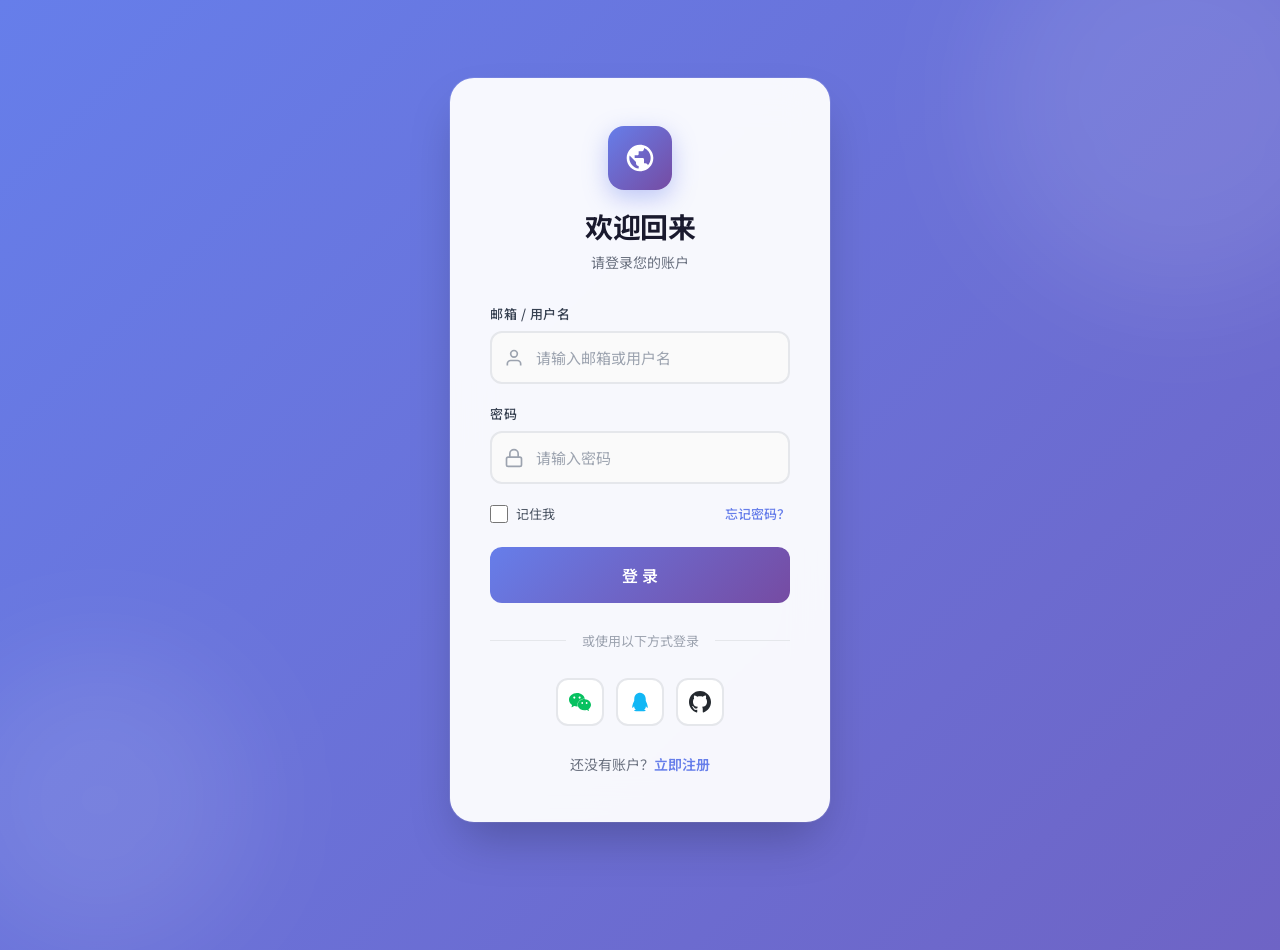
<file: login.html>
<!DOCTYPE html>
<html lang="zh-CN">
<head>
    <meta charset="UTF-8">
    <meta name="viewport" content="width=device-width, initial-scale=1.0">
    <title>登录</title>
    <link href="https://fonts.googleapis.com/css2?family=Noto+Sans+SC:wght@300;400;500;700&display=swap" rel="stylesheet">
    <style>
        * {
            margin: 0;
            padding: 0;
            box-sizing: border-box;
        }

        body {
            font-family: 'Noto Sans SC', sans-serif;
            min-height: 100vh;
            display: flex;
            align-items: center;
            justify-content: center;
            background: linear-gradient(135deg, #667eea 0%, #764ba2 50%, #f093fb 100%);
            background-size: 400% 400%;
            animation: gradientShift 15s ease infinite;
            overflow: hidden;
        }

        @keyframes gradientShift {
            0% { background-position: 0% 50%; }
            50% { background-position: 100% 50%; }
            100% { background-position: 0% 50%; }
        }

        /* 背景装饰圆 */
        .bg-circle {
            position: absolute;
            border-radius: 50%;
            background: rgba(255, 255, 255, 0.1);
            filter: blur(60px);
        }

        .bg-circle-1 {
            width: 400px;
            height: 400px;
            top: -100px;
            right: -100px;
            animation: float 8s ease-in-out infinite;
        }

        .bg-circle-2 {
            width: 300px;
            height: 300px;
            bottom: -50px;
            left: -50px;
            animation: float 10s ease-in-out infinite reverse;
        }

        @keyframes float {
            0%, 100% { transform: translateY(0) scale(1); }
            50% { transform: translateY(-30px) scale(1.1); }
        }

        .login-container {
            position: relative;
            z-index: 10;
            width: 100%;
            max-width: 420px;
            padding: 0 20px;
        }

        .login-card {
            background: rgba(255, 255, 255, 0.95);
            backdrop-filter: blur(20px);
            border-radius: 24px;
            padding: 48px 40px;
            box-shadow: 
                0 25px 50px -12px rgba(0, 0, 0, 0.25),
                0 0 0 1px rgba(255, 255, 255, 0.1);
            transform: translateY(20px);
            opacity: 0;
            animation: slideUp 0.8s cubic-bezier(0.16, 1, 0.3, 1) forwards;
        }

        @keyframes slideUp {
            to {
                transform: translateY(0);
                opacity: 1;
            }
        }

        .logo {
            text-align: center;
            margin-bottom: 32px;
        }

        .logo-icon {
            width: 64px;
            height: 64px;
            background: linear-gradient(135deg, #667eea 0%, #764ba2 100%);
            border-radius: 16px;
            display: inline-flex;
            align-items: center;
            justify-content: center;
            margin-bottom: 16px;
            box-shadow: 0 8px 24px rgba(102, 126, 234, 0.4);
        }

        .logo-icon svg {
            width: 32px;
            height: 32px;
            fill: white;
        }

        .logo h1 {
            font-size: 28px;
            font-weight: 700;
            color: #1a1a2e;
            letter-spacing: -0.5px;
        }

        .logo p {
            font-size: 14px;
            color: #6b7280;
            margin-top: 6px;
        }

        .form-group {
            margin-bottom: 20px;
            position: relative;
        }

        .form-group label {
            display: block;
            font-size: 13px;
            font-weight: 500;
            color: #374151;
            margin-bottom: 8px;
            text-transform: uppercase;
            letter-spacing: 0.5px;
        }

        .input-wrapper {
            position: relative;
        }

        .input-wrapper input {
            width: 100%;
            padding: 14px 16px 14px 44px;
            font-size: 15px;
            border: 2px solid #e5e7eb;
            border-radius: 12px;
            background: #fafafa;
            color: #1f2937;
            transition: all 0.3s ease;
            font-family: inherit;
        }

        .input-wrapper input:focus {
            outline: none;
            border-color: #667eea;
            background: white;
            box-shadow: 0 0 0 4px rgba(102, 126, 234, 0.1);
        }

        .input-wrapper input::placeholder {
            color: #9ca3af;
        }

        .input-icon {
            position: absolute;
            left: 14px;
            top: 50%;
            transform: translateY(-50%);
            width: 20px;
            height: 20px;
            color: #9ca3af;
            transition: color 0.3s ease;
        }

        .input-wrapper input:focus + .input-icon {
            color: #667eea;
        }

        .form-options {
            display: flex;
            justify-content: space-between;
            align-items: center;
            margin-bottom: 24px;
            font-size: 13px;
        }

        .remember-me {
            display: flex;
            align-items: center;
            gap: 8px;
            cursor: pointer;
            color: #4b5563;
        }

        .remember-me input[type="checkbox"] {
            width: 18px;
            height: 18px;
            accent-color: #667eea;
            cursor: pointer;
        }

        .forgot-password {
            color: #667eea;
            text-decoration: none;
            font-weight: 500;
            transition: color 0.3s ease;
        }

        .forgot-password:hover {
            color: #764ba2;
        }

        .login-btn {
            width: 100%;
            padding: 16px;
            font-size: 16px;
            font-weight: 600;
            color: white;
            background: linear-gradient(135deg, #667eea 0%, #764ba2 100%);
            border: none;
            border-radius: 12px;
            cursor: pointer;
            transition: all 0.3s ease;
            font-family: inherit;
            position: relative;
            overflow: hidden;
        }

        .login-btn::before {
            content: '';
            position: absolute;
            top: 0;
            left: -100%;
            width: 100%;
            height: 100%;
            background: linear-gradient(90deg, transparent, rgba(255,255,255,0.3), transparent);
            transition: left 0.5s ease;
        }

        .login-btn:hover::before {
            left: 100%;
        }

        .login-btn:hover {
            transform: translateY(-2px);
            box-shadow: 0 12px 24px rgba(102, 126, 234, 0.4);
        }

        .login-btn:active {
            transform: translateY(0);
        }

        .divider {
            display: flex;
            align-items: center;
            margin: 28px 0;
            color: #9ca3af;
            font-size: 13px;
        }

        .divider::before,
        .divider::after {
            content: '';
            flex: 1;
            height: 1px;
            background: #e5e7eb;
        }

        .divider span {
            padding: 0 16px;
        }

        .social-login {
            display: flex;
            gap: 12px;
            justify-content: center;
        }

        .social-btn {
            width: 48px;
            height: 48px;
            border: 2px solid #e5e7eb;
            border-radius: 12px;
            background: white;
            cursor: pointer;
            display: flex;
            align-items: center;
            justify-content: center;
            transition: all 0.3s ease;
        }

        .social-btn:hover {
            border-color: #d1d5db;
            background: #f9fafb;
            transform: translateY(-2px);
        }

        .social-btn svg {
            width: 22px;
            height: 22px;
        }

        .signup-link {
            text-align: center;
            margin-top: 28px;
            font-size: 14px;
            color: #6b7280;
        }

        .signup-link a {
            color: #667eea;
            text-decoration: none;
            font-weight: 600;
            transition: color 0.3s ease;
        }

        .signup-link a:hover {
            color: #764ba2;
        }

        /* 响应式 */
        @media (max-width: 480px) {
            .login-card {
                padding: 36px 24px;
            }

            .logo h1 {
                font-size: 24px;
            }
        }
    </style>
</head>
<body>
    <!-- 背景装饰 -->
    <div class="bg-circle bg-circle-1"></div>
    <div class="bg-circle bg-circle-2"></div>

    <div class="login-container">
        <div class="login-card">
            <div class="logo">
                <div class="logo-icon">
                    <svg viewBox="0 0 24 24" xmlns="http://www.w3.org/2000/svg">
                        <path d="M12 2C6.48 2 2 6.48 2 12s4.48 10 10 10 10-4.48 10-10S17.52 2 12 2zm-1 17.93c-3.95-.49-7-3.85-7-7.93 0-.62.08-1.21.21-1.79L9 15v1c0 1.1.9 2 2 2v1.93zm6.9-2.54c-.26-.81-1-1.39-1.9-1.39h-1v-3c0-.55-.45-1-1-1H8v-2h2c.55 0 1-.45 1-1V7h2c1.1 0 2-.9 2-2v-.41c2.93 1.19 5 4.06 5 7.41 0 2.08-.8 3.97-2.1 5.39z"/>
                    </svg>
                </div>
                <h1>欢迎回来</h1>
                <p>请登录您的账户</p>
            </div>

            <form>
                <div class="form-group">
                    <label>邮箱 / 用户名</label>
                    <div class="input-wrapper">
                        <input type="text" placeholder="请输入邮箱或用户名" required>
                        <svg class="input-icon" viewBox="0 0 24 24" fill="none" stroke="currentColor" stroke-width="2">
                            <path d="M20 21v-2a4 4 0 0 0-4-4H8a4 4 0 0 0-4 4v2"></path>
                            <circle cx="12" cy="7" r="4"></circle>
                        </svg>
                    </div>
                </div>

                <div class="form-group">
                    <label>密码</label>
                    <div class="input-wrapper">
                        <input type="password" placeholder="请输入密码" required>
                        <svg class="input-icon" viewBox="0 0 24 24" fill="none" stroke="currentColor" stroke-width="2">
                            <rect x="3" y="11" width="18" height="11" rx="2" ry="2"></rect>
                            <path d="M7 11V7a5 5 0 0 1 10 0v4"></path>
                        </svg>
                    </div>
                </div>

                <div class="form-options">
                    <label class="remember-me">
                        <input type="checkbox">
                        <span>记住我</span>
                    </label>
                    <a href="#" class="forgot-password">忘记密码？</a>
                </div>

                <button type="submit" class="login-btn">登 录</button>
            </form>

            <div class="divider">
                <span>或使用以下方式登录</span>
            </div>

            <div class="social-login">
                <button class="social-btn" title="微信登录">
                    <svg viewBox="0 0 24 24" fill="#07C160">
                        <path d="M8.691 2.188C3.891 2.188 0 5.476 0 9.53c0 2.212 1.17 4.203 3.002 5.55a.59.59 0 0 1 .213.665l-.39 1.48c-.019.07-.048.141-.048.213 0 .163.13.295.29.295a.326.326 0 0 0 .167-.054l1.903-1.114a.864.864 0 0 1 .717-.098 10.16 10.16 0 0 0 2.837.403c.276 0 .543-.027.811-.05-.857-2.578.157-4.972 1.932-6.446 1.703-1.415 3.882-1.98 5.853-1.838-.576-3.583-4.196-6.348-8.596-6.348zM5.785 5.991c.642 0 1.162.529 1.162 1.18a1.17 1.17 0 0 1-1.162 1.178A1.17 1.17 0 0 1 4.623 7.17c0-.651.52-1.18 1.162-1.18zm5.813 0c.642 0 1.162.529 1.162 1.18a1.17 1.17 0 0 1-1.162 1.178 1.17 1.17 0 0 1-1.162-1.178c0-.651.52-1.18 1.162-1.18zm5.34 2.867c-1.797-.052-3.746.512-5.28 1.786-1.72 1.428-2.687 3.72-1.78 6.22.942 2.453 3.666 4.229 6.884 4.229.826 0 1.622-.12 2.361-.336a.722.722 0 0 1 .598.082l1.584.926a.272.272 0 0 0 .14.047c.134 0 .24-.111.24-.247 0-.06-.023-.12-.038-.177l-.327-1.233a.582.582 0 0 1-.023-.156.49.49 0 0 1 .201-.398C23.024 18.48 24 16.82 24 14.98c0-3.21-2.931-5.837-6.656-6.088V8.89c-.135-.01-.269-.03-.407-.03zm-2.53 3.274c.535 0 .969.44.969.982a.976.976 0 0 1-.969.983.976.976 0 0 1-.969-.983c0-.542.434-.982.97-.982zm4.844 0c.535 0 .969.44.969.982a.976.976 0 0 1-.969.983.976.976 0 0 1-.969-.983c0-.542.434-.982.969-.982z"/>
                    </svg>
                </button>
                <button class="social-btn" title="QQ登录">
                    <svg viewBox="0 0 24 24" fill="#12B7F5">
                        <path d="M12.003 2c-2.265 0-6.29 1.364-6.29 7.325v1.195S3.55 14.96 3.55 17.474c0 .665.17 1.025.281 1.025.114 0 .902-.484 1.748-2.072 0 0-.18 2.197 1.904 3.967 0 0-1.77.495-1.77 1.182 0 .686 4.078.43 6.29.43 2.21 0 6.287.257 6.287-.43 0-.687-1.768-1.182-1.768-1.182 2.085-1.77 1.905-3.967 1.905-3.967.845 1.588 1.634 2.072 1.746 2.072.111 0 .283-.36.283-1.025 0-2.514-2.166-6.954-2.166-6.954V9.325C18.29 3.364 14.268 2 12.003 2z"/>
                    </svg>
                </button>
                <button class="social-btn" title="GitHub登录">
                    <svg viewBox="0 0 24 24" fill="#24292F">
                        <path d="M12 0c-6.626 0-12 5.373-12 12 0 5.302 3.438 9.8 8.207 11.387.599.111.793-.261.793-.577v-2.234c-3.338.726-4.033-1.416-4.033-1.416-.546-1.387-1.333-1.756-1.333-1.756-1.089-.745.083-.729.083-.729 1.205.084 1.839 1.237 1.839 1.237 1.07 1.834 2.807 1.304 3.492.997.107-.775.418-1.305.762-1.604-2.665-.305-5.467-1.334-5.467-5.931 0-1.311.469-2.381 1.236-3.221-.124-.303-.535-1.524.117-3.176 0 0 1.008-.322 3.301 1.23.957-.266 1.983-.399 3.003-.404 1.02.005 2.047.138 3.006.404 2.291-1.552 3.297-1.23 3.297-1.23.653 1.653.242 2.874.118 3.176.77.84 1.235 1.911 1.235 3.221 0 4.609-2.807 5.624-5.479 5.921.43.372.823 1.102.823 2.222v3.293c0 .319.192.694.801.576 4.765-1.589 8.199-6.086 8.199-11.386 0-6.627-5.373-12-12-12z"/>
                    </svg>
                </button>
            </div>

            <div class="signup-link">
                还没有账户？<a href="#">立即注册</a>
            </div>
        </div>
    </div>
</body>
</html>
</file>
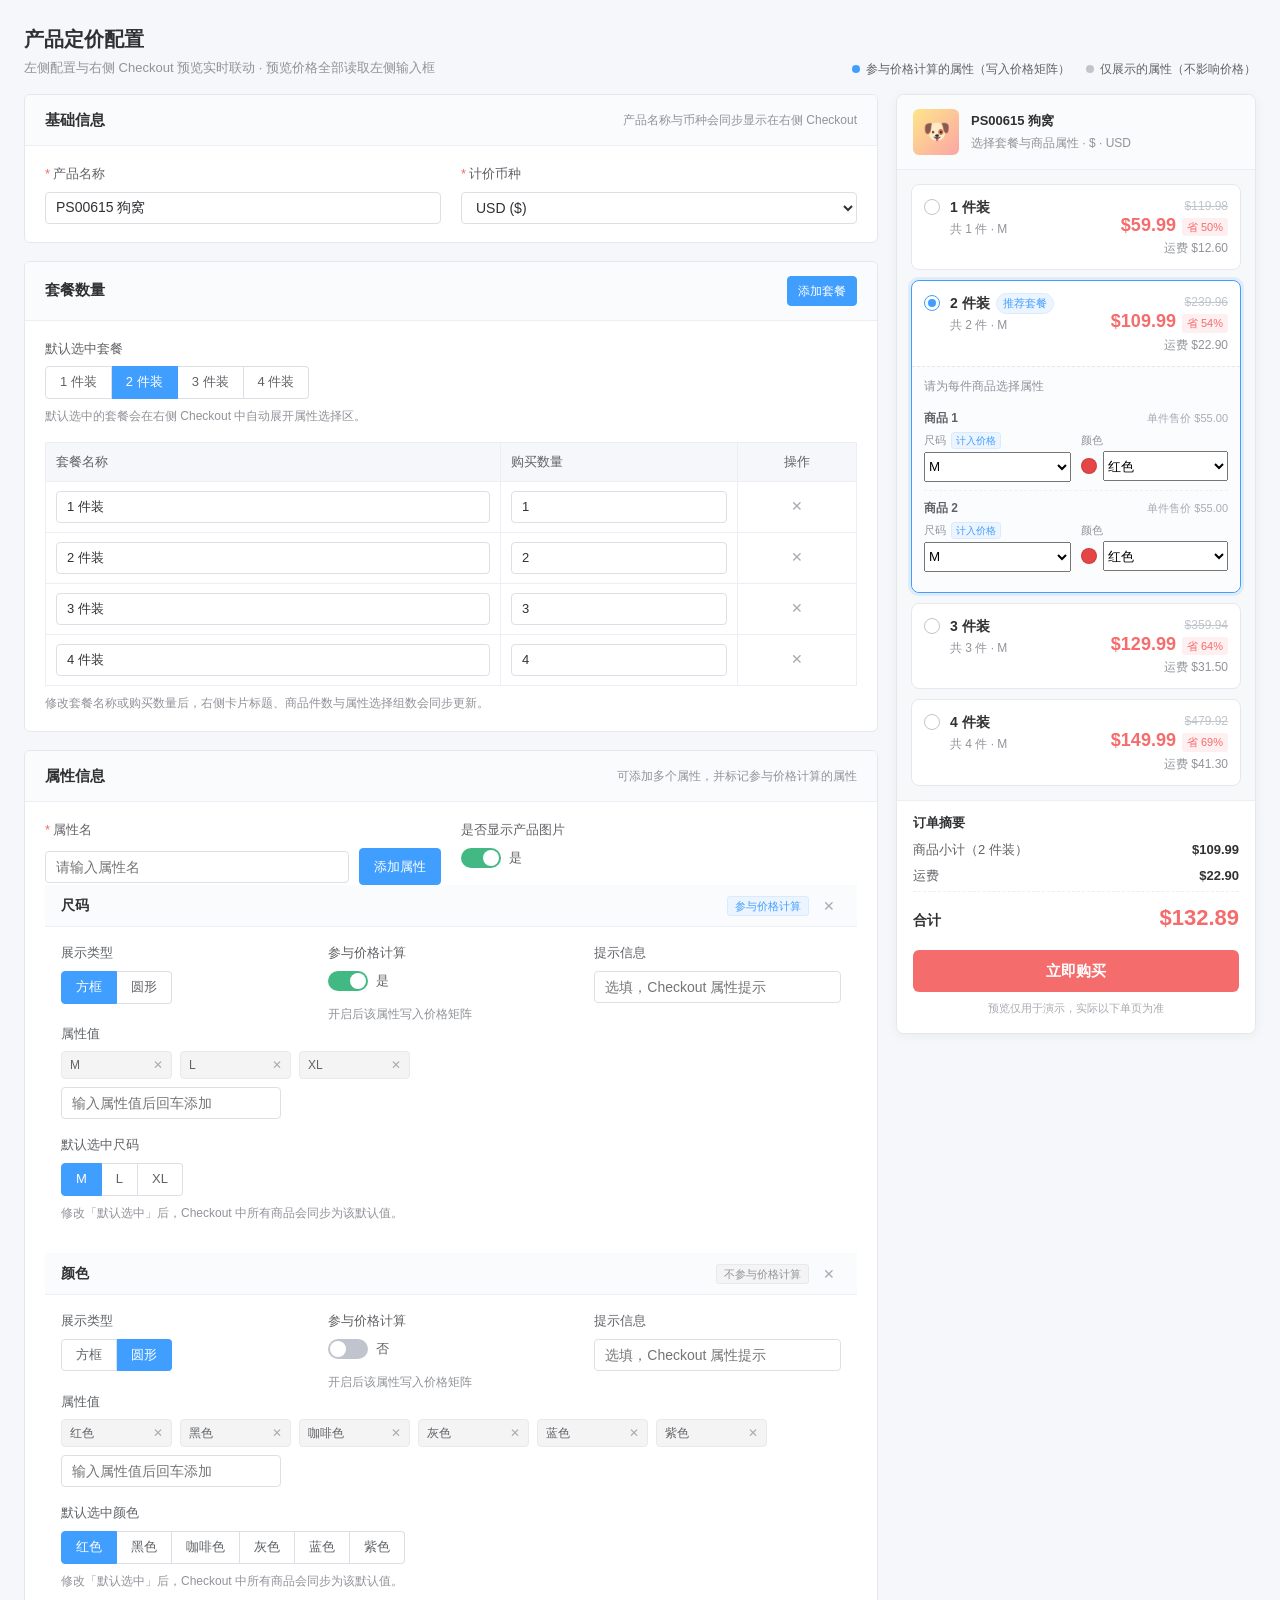
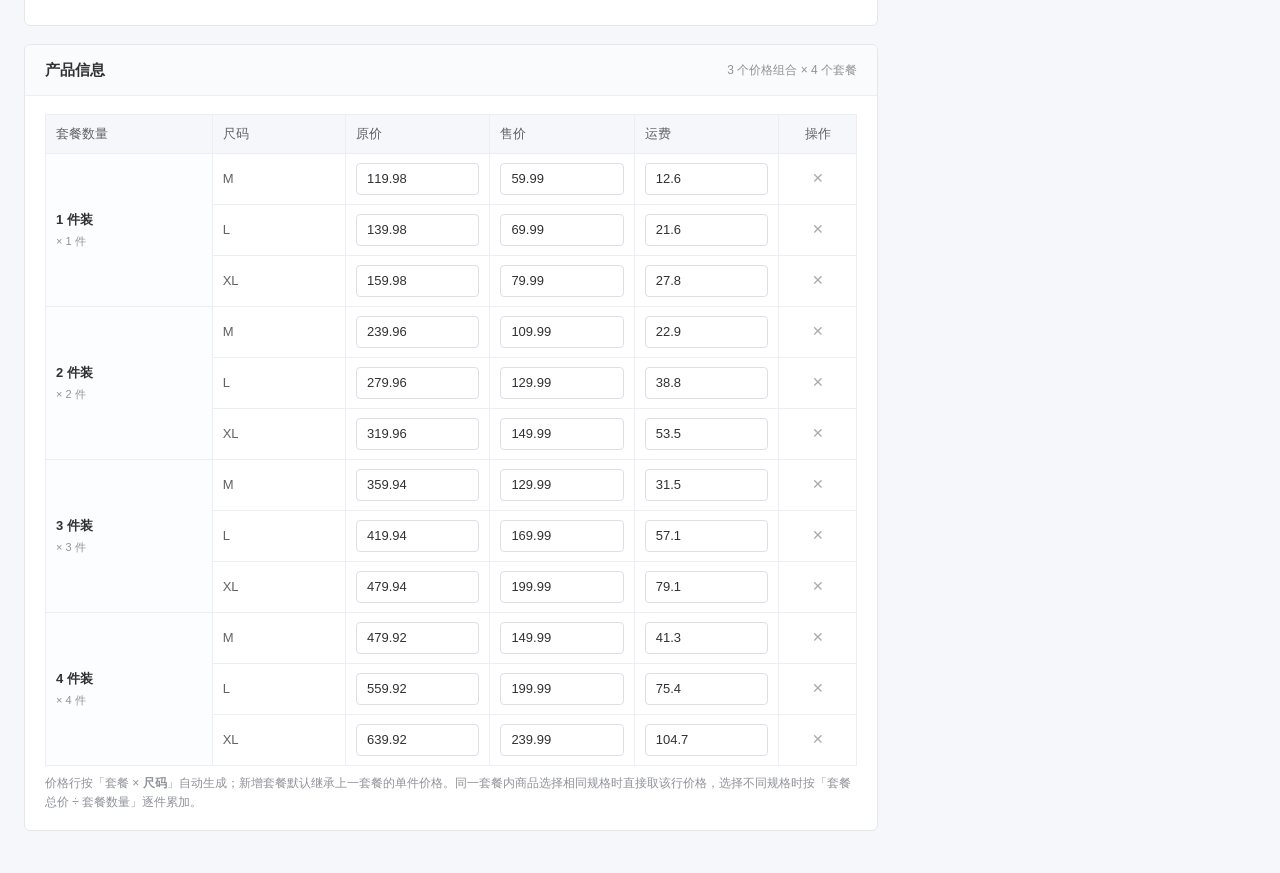
<file: product-pricing-config-checkout.html>
<!DOCTYPE html>
<html lang="zh">
<head>
<meta charset="utf-8">
<meta name="viewport" content="width=device-width, initial-scale=1">
<title>产品定价配置 · Checkout 实时预览</title>
<style>
  :root{
    --primary:#409eff; --primary-dark:#66b1ff; --primary-light:#ecf5ff;
    --success:#42b983; --danger:#f56c6c; --warning:#e6a23c;
    --text:#303133; --text-1:#606266; --text-2:#909399; --text-3:#a8abb2;
    --border:#dcdfe6; --border-light:#ebeef5; --fill:#f4f4f5; --page-bg:#f5f7fa;
  }
  *{box-sizing:border-box}
  html,body{margin:0;padding:0}
  body{background:var(--page-bg);color:var(--text);font:14px/1.5 -apple-system,BlinkMacSystemFont,"Segoe UI","Microsoft YaHei","PingFang SC",sans-serif;padding:24px}
  button{font-family:inherit}
  .page{max-width:1480px;margin:0 auto}

  /* ---------- 页头 ---------- */
  .page-head{display:flex;align-items:flex-end;justify-content:space-between;gap:16px;margin-bottom:16px;flex-wrap:wrap}
  .page-head h1{margin:0 0 4px;font-size:20px;font-weight:600}
  .page-head p{margin:0;color:var(--text-2);font-size:13px}
  .legend{display:flex;gap:16px;flex-wrap:wrap;color:var(--text-1);font-size:12px}
  .legend span{display:inline-flex;align-items:center;gap:6px}
  .dot{width:8px;height:8px;border-radius:50%;background:var(--primary);display:inline-block}
  .dot.grey{background:#c0c4cc}

  /* ---------- 双栏 ---------- */
  .layout{display:grid;grid-template-columns:minmax(0,1fr) 400px;gap:18px;align-items:start}
  .config-col{min-width:0}
  @media (max-width:1320px){.layout{grid-template-columns:minmax(0,1fr) 360px}}
  @media (max-width:1040px){.layout{grid-template-columns:1fr}.preview-col{position:static!important;max-height:none!important}}

  /* ---------- 面板 ---------- */
  .panel{background:#fff;border:1px solid #e5e7eb;border-radius:6px;margin-bottom:18px;overflow:hidden}
  .panel-header{display:flex;align-items:center;justify-content:space-between;gap:12px;padding:14px 20px;border-bottom:1px solid var(--border-light);background:#fafbfc;flex-wrap:wrap}
  .panel-title{font-size:15px;font-weight:600}
  .panel-body{padding:18px 20px}
  .muted{color:var(--text-2);font-size:12px}
  .hint{color:var(--text-2);font-size:12px;line-height:1.6;margin-top:8px}
  .req{color:var(--danger);margin-right:3px}
  .empty-row{text-align:center;color:var(--text-2);padding:18px 0;font-size:13px}

  /* ---------- Element 风格控件 ---------- */
  .el-row{display:flex;flex-wrap:wrap;gap:0 20px}
  .el-col{flex:1 1 0;min-width:0}
  .el-col-12{flex:0 0 calc(50% - 10px)}
  .el-col-24{flex:0 0 100%}
  @media (max-width:720px){.el-col-12{flex:0 0 100%}}
  .el-form-item{margin-bottom:16px}
  .el-form-item:last-child{margin-bottom:0}
  .el-form-item__label{display:block;color:var(--text-1);margin-bottom:8px;font-size:13px}
  .el-input__inner{width:100%;height:32px;padding:0 10px;border:1px solid var(--border);border-radius:4px;color:var(--text);background:#fff;font:inherit;transition:border-color .15s}
  .el-input__inner:hover{border-color:#c0c4cc}
  .el-input__inner:focus{outline:none;border-color:var(--primary)}
  select.el-input__inner{cursor:pointer}
  .el-radio-group{display:inline-flex;flex-wrap:wrap}
  .el-radio-button{display:inline-block;padding:7px 14px;border:1px solid var(--border);border-left-width:0;background:#fff;color:var(--text-1);cursor:pointer;font-size:13px;line-height:1.3;white-space:nowrap;user-select:none}
  .el-radio-button:first-child{border-left-width:1px;border-radius:4px 0 0 4px}
  .el-radio-button:last-child{border-radius:0 4px 4px 0}
  .el-radio-button:hover{color:var(--primary)}
  .el-radio-button.is-active{background:var(--primary);border-color:var(--primary);color:#fff}
  .el-radio-button.is-active + .el-radio-button{border-left-color:var(--primary)}
  .el-switch{display:inline-flex;align-items:center;gap:8px;cursor:pointer;user-select:none}
  .el-switch__core{position:relative;display:inline-block;width:40px;height:20px;border-radius:10px;background:#c0c4cc;transition:background-color .2s;flex:0 0 auto}
  .el-switch__core::after{content:"";position:absolute;top:2px;left:2px;width:16px;height:16px;border-radius:50%;background:#fff;transition:transform .2s}
  .el-switch.is-checked .el-switch__core{background:var(--success)}
  .el-switch.is-checked .el-switch__core::after{transform:translateX(20px)}
  .el-switch__label{color:var(--text-1);font-size:13px}
  .el-tag{display:inline-block;padding:0 7px;height:20px;line-height:18px;border-radius:3px;font-size:11px;border:1px solid;vertical-align:middle}
  .el-tag--primary{background:var(--primary-light);border-color:#d9ecff;color:var(--primary)}
  .el-tag--info{background:var(--fill);border-color:#e9e9eb;color:var(--text-2)}
  .btn{display:inline-flex;align-items:center;justify-content:center;border:1px solid var(--border);border-radius:4px;padding:8px 14px;background:#fff;color:var(--text-1);cursor:pointer;font:inherit;font-size:13px}
  .btn:hover{color:var(--primary);border-color:#c6e2ff;background:var(--primary-light)}
  .btn-primary{color:#fff;border-color:var(--primary);background:var(--primary)}
  .btn-primary:hover{color:#fff;border-color:var(--primary-dark);background:var(--primary-dark)}
  .btn-sm{padding:5px 10px;font-size:12px}
  .inline{display:flex;align-items:center;gap:10px}

  /* ---------- 表格 ---------- */
  .table-wrap{overflow-x:auto}
  .el-table{width:100%;border-collapse:collapse;background:#fff;font-size:13px}
  .el-table th,.el-table td{border:1px solid var(--border-light);padding:9px 10px;text-align:left;vertical-align:middle}
  .el-table th{background:var(--page-bg);color:var(--text-1);font-weight:500;white-space:nowrap}
  .el-table td.is-center,.el-table th.is-center{text-align:center}
  .el-table tbody tr:hover{background:#fafcff}
  .el-table input.el-input__inner{text-align:left}
  .tier-cell{background:#fcfdff;min-width:140px}
  .tier-cell-name{font-weight:600;color:var(--text)}
  .row-hint{font-weight:400;font-size:11px;color:var(--text-2);margin-top:3px}
  .dim-cell{color:var(--text-1)}
  .op-btn{border:0;background:transparent;color:var(--text-3);cursor:pointer;font-size:14px;padding:2px 6px;border-radius:4px;line-height:1}
  .op-btn:hover{color:var(--danger);background:#fef0f0}

  /* ---------- 属性卡片 ---------- */
  .attr-card{margin-bottom:14px;border-radius:4px}
  .attr-card:last-child{margin-bottom:0}
  .attr-card__header{display:flex;align-items:center;justify-content:space-between;gap:10px;padding:10px 16px;border-bottom:1px solid var(--border-light);background:#fafbfc}
  .attr-title{font-weight:600;font-size:14px}
  .attr-head-right{display:flex;align-items:center;gap:8px}
  .attr-card__body{padding:16px}
  .chip-list{display:flex;flex-wrap:wrap;gap:8px;margin-bottom:8px}
  .opt-chip{display:inline-flex;align-items:center;gap:2px;background:var(--fill);border:1px solid #e9e9eb;border-radius:4px;padding:2px 3px 2px 8px}
  .opt-chip input{border:0;background:transparent;width:76px;height:22px;padding:0;font:inherit;font-size:12px;color:var(--text-1)}
  .opt-chip input:focus{outline:none;color:var(--text)}
  .opt-del{border:0;background:transparent;color:var(--text-3);cursor:pointer;font-size:12px;padding:2px 5px;border-radius:50%;font-style:normal}
  .opt-del:hover{color:var(--danger);background:#fef0f0}
  .opt-input{width:220px!important}

  /* ---------- Checkout 预览 ---------- */
  .preview-col{position:sticky;top:16px;max-height:calc(100vh - 32px)}
  .preview-panel{background:#fff;border:1px solid #e5e7eb;border-radius:8px;overflow:hidden;display:flex;flex-direction:column;max-height:100%;box-shadow:0 2px 12px rgba(0,0,0,.05)}
  .preview-head{display:flex;align-items:center;gap:12px;padding:14px 16px;border-bottom:1px solid var(--border-light);background:#fafbfc}
  .thumb{width:46px;height:46px;border-radius:6px;background:linear-gradient(135deg,#fde68a,#fca5a5);display:flex;align-items:center;justify-content:center;font-size:22px;flex:0 0 auto}
  .preview-title{font-size:13px;font-weight:600;color:var(--text)}
  .preview-product{font-size:12px;color:var(--text-2);margin-top:3px}
  .preview-body{padding:14px;overflow-y:auto;flex:1 1 auto;min-height:0;background:#f7f8fa}
  .preview-empty{text-align:center;color:var(--text-2);font-size:13px;padding:30px 0}
  .tier-card{border:1px solid #e4e7ed;border-radius:8px;background:#fff;margin-bottom:10px;transition:border-color .15s,box-shadow .15s}
  .tier-card:last-child{margin-bottom:0}
  .tier-card:hover{border-color:#b3d8ff}
  .tier-card.is-selected{border-color:var(--primary);box-shadow:0 0 0 3px rgba(64,158,255,.12)}
  .tier-head{display:flex;align-items:flex-start;gap:10px;padding:12px;cursor:pointer;border-radius:8px}
  .tier-head:focus-visible{outline:2px solid var(--primary);outline-offset:-2px}
  .radio-dot{width:16px;height:16px;border-radius:50%;border:1px solid #c0c4cc;flex:0 0 auto;position:relative;background:#fff;margin-top:2px}
  .is-selected .radio-dot{border-color:var(--primary)}
  .is-selected .radio-dot::after{content:"";position:absolute;inset:3px;border-radius:50%;background:var(--primary)}
  .tier-main{flex:1 1 auto;min-width:0}
  .tier-name{font-weight:600;font-size:14px;display:flex;align-items:center;gap:6px;flex-wrap:wrap}
  .badge-reco{background:var(--primary-light);color:var(--primary);border:1px solid #d9ecff;font-size:11px;padding:1px 6px;border-radius:999px;font-weight:500}
  .tier-desc{color:var(--text-2);font-size:12px;margin-top:3px;line-height:1.4}
  .tier-prices{text-align:right;flex:0 0 auto}
  .price-line{display:flex;align-items:baseline;gap:6px;justify-content:flex-end}
  .p-orig{color:#c0c4cc;text-decoration:line-through;font-size:12px}
  .p-sale{color:var(--danger);font-weight:700;font-size:18px;line-height:1.2}
  .price-line.sub{margin-top:3px}
  .p-off{color:var(--danger);background:#fef0f0;border-radius:3px;font-size:11px;padding:1px 5px}
  .p-off:empty{display:none}
  .p-ship{color:var(--text-2);font-size:12px}
  .p-ship.free{color:var(--success)}
  .tier-variants{border-top:1px dashed #e4e7ed;padding:10px 12px 12px;background:#fbfcfe;border-radius:0 0 8px 8px}
  .variant-head{font-size:12px;color:var(--text-2);margin-bottom:6px}
  .variant-item{padding:8px 0;border-bottom:1px dashed #eef0f5}
  .variant-item:last-child{border-bottom:0}
  .variant-row{display:flex;align-items:baseline;justify-content:space-between;gap:8px;margin-bottom:5px}
  .variant-label{font-size:12px;color:var(--text-1);font-weight:600}
  .variant-controls{display:flex;align-items:flex-start;gap:10px;flex-wrap:wrap}
  .variant-controls label{flex:1 1 120px;min-width:110px}
  .ctl-label{display:flex;align-items:center;gap:5px;font-size:11px;color:var(--text-2);margin-bottom:3px}
  .tag-price{font-style:normal;font-size:10px;color:var(--primary);background:var(--primary-light);border:1px solid #d9ecff;border-radius:3px;padding:0 4px;line-height:15px}
  .ctl-row{display:flex;align-items:center;gap:6px}
  .ctl-row select{flex:1 1 auto;min-width:0;height:30px}
  .ctl-hint{display:block;font-size:11px;color:var(--text-3);margin-top:3px;line-height:1.4}
  .swatch{width:16px;height:16px;flex:0 0 auto;border:1px solid rgba(0,0,0,.12);border-radius:3px;display:inline-block}
  .swatch.is-circle{border-radius:50%}
  .unit{font-size:11px;color:var(--text-3);white-space:nowrap}
  .preview-summary{border-top:1px solid var(--border-light);padding:12px 16px 16px;background:#fff}
  .sum-title{font-size:13px;font-weight:600;margin-bottom:8px}
  .sum-row{display:flex;justify-content:space-between;align-items:baseline;font-size:13px;color:var(--text-1);margin-bottom:6px;gap:10px}
  .sum-row .v{color:var(--text);font-weight:600}
  .sum-row.total{border-top:1px dashed var(--border-light);padding-top:9px;margin-top:4px;font-size:14px;font-weight:600;color:var(--text)}
  .sum-total{color:var(--danger);font-size:22px;font-weight:700}
  .btn-buy{width:100%;margin-top:10px;height:42px;border:0;border-radius:6px;background:var(--danger);color:#fff;font-size:15px;font-weight:600;cursor:pointer}
  .btn-buy:hover{background:#e64b4b}
  .preview-hint{margin:8px 0 0;font-size:11px;color:var(--text-3);text-align:center}

  /* ---------- 提示 ---------- */
  .toast{position:fixed;left:50%;top:24px;transform:translateX(-50%) translateY(-12px);background:rgba(48,49,51,.92);color:#fff;padding:9px 16px;border-radius:4px;font-size:13px;opacity:0;pointer-events:none;transition:opacity .2s,transform .2s;z-index:99}
  .toast.show{opacity:1;transform:translateX(-50%) translateY(0)}
</style>
</head>
<body>
<div class="page">

  <div class="page-head">
    <div>
      <h1>产品定价配置</h1>
      <p>左侧配置与右侧 Checkout 预览实时联动 · 预览价格全部读取左侧输入框</p>
    </div>
    <div class="legend">
      <span><i class="dot"></i>参与价格计算的属性（写入价格矩阵）</span>
      <span><i class="dot grey"></i>仅展示的属性（不影响价格）</span>
    </div>
  </div>

  <div class="layout">
    <!-- ==================== 左侧：配置区 ==================== -->
    <div class="config-col">

      <!-- 基础信息 -->
      <section class="panel">
        <div class="panel-header">
          <span class="panel-title">基础信息</span>
          <span class="muted">产品名称与币种会同步显示在右侧 Checkout</span>
        </div>
        <div class="panel-body">
          <div class="el-row">
            <div class="el-col el-col-12">
              <div class="el-form-item">
                <label class="el-form-item__label" for="productName"><span class="req">*</span>产品名称</label>
                <input id="productName" class="el-input__inner" type="text" value="PS00615 狗窝">
              </div>
            </div>
            <div class="el-col el-col-12">
              <div class="el-form-item">
                <label class="el-form-item__label" for="currency"><span class="req">*</span>计价币种</label>
                <select id="currency" class="el-input__inner"></select>
              </div>
            </div>
          </div>
        </div>
      </section>

      <!-- 套餐数量 -->
      <section class="panel">
        <div class="panel-header">
          <span class="panel-title">套餐数量</span>
          <button type="button" class="btn btn-primary btn-sm" data-action="add-tier">添加套餐</button>
        </div>
        <div class="panel-body">
          <div class="el-form-item">
            <label class="el-form-item__label">默认选中套餐</label>
            <div class="el-radio-group" id="defaultTierGroup"></div>
            <div class="hint">默认选中的套餐会在右侧 Checkout 中自动展开属性选择区。</div>
          </div>
          <div class="table-wrap">
            <table class="el-table" id="tierTable">
              <thead>
                <tr>
                  <th style="width:46%">套餐名称</th>
                  <th style="width:24%">购买数量</th>
                  <th class="is-center" style="width:12%">操作</th>
                </tr>
              </thead>
              <tbody></tbody>
            </table>
          </div>
          <div class="hint">修改套餐名称或购买数量后，右侧卡片标题、商品件数与属性选择组数会同步更新。</div>
        </div>
      </section>

      <!-- 属性信息 -->
      <section class="panel">
        <div class="panel-header">
          <span class="panel-title">属性信息</span>
          <span class="muted">可添加多个属性，并标记参与价格计算的属性</span>
        </div>
        <div class="panel-body">
          <div class="el-row">
            <div class="el-col el-col-12">
              <div class="el-form-item">
                <label class="el-form-item__label" for="newAttrName"><span class="req">*</span>属性名</label>
                <div class="inline">
                  <input id="newAttrName" class="el-input__inner" type="text" placeholder="请输入属性名" style="flex:1">
                  <button type="button" class="btn btn-primary" data-action="add-attr">添加属性</button>
                </div>
              </div>
            </div>
            <div class="el-col el-col-12">
              <div class="el-form-item">
                <label class="el-form-item__label">是否显示产品图片</label>
                <div class="el-switch is-checked" id="switchProductImage" data-action="toggle-image" role="switch" aria-checked="true" tabindex="0">
                  <span class="el-switch__core"></span><span class="el-switch__label">是</span>
                </div>
              </div>
            </div>
          </div>
          <div id="attrList"></div>
        </div>
      </section>

      <!-- 产品信息（定价矩阵） -->
      <section class="panel">
        <div class="panel-header">
          <span class="panel-title">产品信息</span>
          <span class="muted" id="matrixNote"></span>
        </div>
        <div class="panel-body">
          <div class="table-wrap">
            <table class="el-table" id="priceTable">
              <thead id="priceHead"></thead>
              <tbody></tbody>
            </table>
          </div>
          <div class="hint" id="matrixHint"></div>
        </div>
      </section>
    </div>

    <!-- ==================== 右侧：Checkout 预览 ==================== -->
    <div class="preview-col">
      <div class="preview-panel">
        <div class="preview-head">
          <div class="thumb" id="previewThumb">🐶</div>
          <div>
            <div class="preview-title" id="previewProduct">PS00615 狗窝</div>
            <div class="preview-product">选择套餐与商品属性 · <span id="previewCurrency">$</span></div>
          </div>
        </div>
        <div class="preview-body" id="previewBody"></div>
        <div class="preview-summary" id="previewSummary"></div>
      </div>
    </div>
  </div>
</div>
<div class="toast" id="toast"></div>
<script>
(function () {
  'use strict';

  /* ======================= 常量与原始定价数据 ======================= */
  var CURRENCIES = [
    { value: 'USD', symbol: '$' },
    { value: 'CNY', symbol: '¥' },
    { value: 'EUR', symbol: '€' },
    { value: 'GBP', symbol: '£' },
    { value: 'JPY', symbol: '¥' }
  ];

  /* 原始定价数据（不得修改）：数量 -> 尺码 -> [原价, 售价, 运费] */
  var SEED_PRICES = {
    1: { M: [119.98, 59.99, 12.60], L: [139.98, 69.99, 21.60], XL: [159.98, 79.99, 27.80] },
    2: { M: [239.96, 109.99, 22.90], L: [279.96, 129.99, 38.80], XL: [319.96, 149.99, 53.50] },
    3: { M: [359.94, 129.99, 31.50], L: [419.94, 169.99, 57.10], XL: [479.94, 199.99, 79.10] },
    4: { M: [479.92, 149.99, 41.30], L: [559.92, 199.99, 75.40], XL: [639.92, 239.99, 104.70] }
  };

  /* 颜色色板：用于 Checkout 中的属性色块 */
  var COLOR_MAP = {
    '红色': '#e64545', '黑色': '#2f2f2f', '咖啡色': '#7b4b2a',
    '灰色': '#9aa0a6', '蓝色': '#3d7eff', '紫色': '#8b5cf6',
    '红': '#e64545', '黑': '#2f2f2f', '灰': '#9aa0a6', '蓝': '#3d7eff', '紫': '#8b5cf6'
  };

  var state = {
    productName: 'PS00615 狗窝',
    currency: 'USD',
    showProductImage: true,
    tiers: [],
    attrs: [],
    selectedTierId: null,
    sel: {},
    seq: 0
  };

  /* priceCache：仅用于「行新建 / 重建」时继承旧值，预览价格一律实时读取 DOM */
  var priceCache = {};
  var matrixReady = false;   /* 首次渲染前价格表尚未生成，避免用空 DOM 覆盖初始定价 */

  /* ======================= 工具函数 ======================= */
  function r2(v) { return Math.round((v + Number.EPSILON) * 100) / 100; }
  function fmt(v) { return r2(v).toFixed(2); }
  function num(v) { var n = parseFloat(v); return isFinite(n) ? n : 0; }
  function sym() {
    for (var i = 0; i < CURRENCIES.length; i++) { if (CURRENCIES[i].value === state.currency) return CURRENCIES[i].symbol; }
    return '$';
  }
  function esc(s) {
    return String(s == null ? '' : s).replace(/[&<>"']/g, function (c) {
      return { '&': '&amp;', '<': '&lt;', '>': '&gt;', '"': '&quot;', "'": '&#39;' }[c];
    });
  }
  function uid(p) { return p + (++state.seq); }
  function clampQty(n) { n = Math.floor(num(n)); if (!isFinite(n) || n < 1) n = 1; if (n > 99) n = 99; return n; }
  function findTier(id) { for (var i = 0; i < state.tiers.length; i++) { if (state.tiers[i].id === id) return state.tiers[i]; } return null; }
  function findAttr(id) { for (var i = 0; i < state.attrs.length; i++) { if (state.attrs[i].id === id) return state.attrs[i]; } return null; }
  function setText(root, sel, text) { var el = root.querySelector(sel); if (el) el.textContent = text; }
  function flash(msg) {
    var el = document.getElementById('toast');
    el.textContent = msg; el.classList.add('show');
    clearTimeout(flash._t);
    flash._t = setTimeout(function () { el.classList.remove('show'); }, 2000);
  }

  /* ======================= 数据模型 ======================= */
  function makeAttr(name, opts, pricing, display) {
    var a = { id: uid('a'), name: name, pricing: !!pricing, display: display || 'square', opts: [], defaultOpt: null, hint: '' };
    (opts || []).forEach(function (o) { a.opts.push({ id: uid('o'), name: o }); });
    a.defaultOpt = a.opts.length ? a.opts[0].id : null;
    return a;
  }
  function makeTier(name, qty) { return { id: uid('t'), name: name, qty: clampQty(qty) }; }

  /* 参与价格计算的属性 */
  function pricingAttrs() {
    return state.attrs.filter(function (a) { return a.pricing && a.opts.length > 0; });
  }
  /* 价格维度组合：1 个价格属性 -> M / L / XL；多个 -> 笛卡尔积 */
  function priceCombos() {
    var pa = pricingAttrs();
    if (!pa.length) return [{ key: '', label: '—', names: [] }];
    var combos = [{ key: '', label: '', names: [] }];
    pa.forEach(function (attr) {
      var next = [];
      combos.forEach(function (c) {
        attr.opts.forEach(function (o) {
          next.push({
            key: c.key ? c.key + '||' + o.id : o.id,
            label: c.label ? c.label + ' / ' + o.name : o.name,
            names: c.names.concat([o.name])
          });
        });
      });
      combos = next;
    });
    return combos;
  }
  function dimLabel() {
    var pa = pricingAttrs();
    if (!pa.length) return '价格属性';
    return pa.map(function (a) { return a.name; }).join(' / ');
  }
  /* 单件商品在价格矩阵中的键 */
  function itemKey(item) {
    var pa = pricingAttrs();
    if (!pa.length) return '';
    var ids = [];
    pa.forEach(function (a) { ids.push(item[a.id] || ''); });
    return ids.join('||');
  }
  function itemKeyLabel(item) {
    var pa = pricingAttrs();
    if (!pa.length) return '—';
    var names = [];
    pa.forEach(function (a) {
      var o = null;
      for (var i = 0; i < a.opts.length; i++) { if (a.opts[i].id === item[a.id]) { o = a.opts[i]; break; } }
      names.push(o ? o.name : '—');
    });
    return names.join(' / ');
  }
  function defaultItem() {
    var it = {};
    state.attrs.forEach(function (a) { it[a.id] = a.defaultOpt || (a.opts[0] ? a.opts[0].id : null); });
    return it;
  }
  /* 同步某套餐的属性选择：数量变化 / 选项删除后自动修正 */
  function syncTierSel(t) {
    var s = state.sel[t.id] || (state.sel[t.id] = []);
    while (s.length < t.qty) s.push(defaultItem());
    if (s.length > t.qty) s.length = t.qty;
    s.forEach(function (it) {
      Object.keys(it).forEach(function (k) { if (!findAttr(k)) delete it[k]; });
      state.attrs.forEach(function (a) {
        var ok = false;
        for (var i = 0; i < a.opts.length; i++) { if (a.opts[i].id === it[a.id]) { ok = true; break; } }
        if (!ok) it[a.id] = a.defaultOpt || (a.opts[0] ? a.opts[0].id : null);
      });
    });
  }
  function syncAllSel() { state.tiers.forEach(syncTierSel); }

  /* ======================= 价格矩阵（DOM 为唯一数据源） ======================= */
  function readMatrix() {
    var out = {};
    var inputs = document.querySelectorAll('#priceTable tbody input[data-field]');
    for (var i = 0; i < inputs.length; i++) {
      var el = inputs[i];
      var tid = el.getAttribute('data-tier-id');
      var key = el.getAttribute('data-key') || '';
      var f = el.getAttribute('data-field');
      if (!out[tid]) out[tid] = {};
      if (!out[tid][key]) out[tid][key] = { orig: 0, sale: 0, ship: 0 };
      out[tid][key][f] = num(el.value);
    }
    return out;
  }
  /* 把当前 DOM 中的价格写回缓存，便于重建表格时保留用户输入 */
  function captureMatrix() {
    var inputs = document.querySelectorAll('#priceTable tbody input[data-field]');
    for (var i = 0; i < inputs.length; i++) {
      var el = inputs[i];
      var tid = el.getAttribute('data-tier-id');
      var key = el.getAttribute('data-key') || '';
      var f = el.getAttribute('data-field');
      if (!priceCache[tid]) priceCache[tid] = {};
      if (!priceCache[tid][key]) priceCache[tid][key] = { orig: 0, sale: 0, ship: 0 };
      priceCache[tid][key][f] = num(el.value);
    }
  }
  function prevTierOf(tier) {
    for (var i = 0; i < state.tiers.length; i++) { if (state.tiers[i].id === tier.id) return state.tiers[i - 1] || null; }
    return null;
  }
  /* 新价格行初始值：优先取原始定价数据，其次按上一套餐单件价格折算 */
  function seedRow(tier) {
    var row = {};
    var base = SEED_PRICES[tier.qty];
    var prev = prevTierOf(tier);
    priceCombos().forEach(function (c) {
      var v = null;
      if (base && c.names.length && base[c.names[0]]) {
        var a = base[c.names[0]];
        v = { orig: a[0], sale: a[1], ship: a[2] };
      }
      if (!v && prev && priceCache[prev.id] && priceCache[prev.id][c.key]) {
        var p = priceCache[prev.id][c.key];
        v = {
          orig: r2(p.orig / prev.qty * tier.qty),
          sale: r2(p.sale / prev.qty * tier.qty),
          ship: r2(p.ship / prev.qty * tier.qty)
        };
      }
      row[c.key] = v || { orig: 0, sale: 0, ship: 0 };
    });
    return row;
  }
  /* 新增价格维度时，用同一套餐中最接近的旧行继承价格 */
  /* 价格键 -> 属性值名称序列（用于跨维度继承价格） */
  function optNameById(optId) {
    for (var i = 0; i < state.attrs.length; i++) {
      var a = state.attrs[i];
      for (var j = 0; j < a.opts.length; j++) { if (a.opts[j].id === optId) return a.opts[j].name; }
    }
    return '';
  }
  function keyNames(key) {
    return String(key || '').split('||').filter(Boolean).map(optNameById);
  }
  function seedMissing(tier) {
    var combos = priceCombos();
    var cached = priceCache[tier.id] || (priceCache[tier.id] = {});
    combos.forEach(function (c) {
      if (cached[c.key]) return;
      var best = null, bestScore = -1;
      Object.keys(cached).forEach(function (k) {
        if (k === c.key) return;
        var kn = keyNames(k);
        var score = 0;
        for (var i = 0; i < c.names.length; i++) { if (kn[i] === c.names[i]) score++; }
        if (score > bestScore) { bestScore = score; best = cached[k]; }
      });
      cached[c.key] = best ? { orig: best.orig, sale: best.sale, ship: best.ship } : { orig: 0, sale: 0, ship: 0 };
    });
  }
  function renderMatrix() {
    if (matrixReady) captureMatrix();
    var combos = priceCombos();
    var head = '<tr>' +
      '<th style="width:150px">套餐数量</th>' +
      '<th style="width:120px">' + esc(dimLabel()) + '</th>' +
      '<th style="width:130px">原价</th>' +
      '<th style="width:130px">售价</th>' +
      '<th style="width:130px">运费</th>' +
      '<th class="is-center" style="width:70px">操作</th>' +
      '</tr>';
    document.getElementById('priceHead').innerHTML = head;

    var html = '';
    state.tiers.forEach(function (t) {
      if (!priceCache[t.id]) priceCache[t.id] = seedRow(t); else seedMissing(t);
      combos.forEach(function (c, ci) {
        var v = priceCache[t.id][c.key] || { orig: 0, sale: 0, ship: 0 };
        html += '<tr data-tier-id="' + t.id + '" data-key="' + esc(c.key) + '">';
        if (ci === 0) {
          html += '<td class="tier-cell" rowspan="' + combos.length + '">' +
            '<div class="tier-cell-name" data-role="tier-name">' + esc(t.name) + '</div>' +
            '<div class="row-hint">× ' + t.qty + ' 件</div></td>';
        }
        html += '<td class="dim-cell">' + esc(c.label) + '</td>';
        html += '<td><input class="el-input__inner" type="number" step="0.01" data-field="orig" data-tier-id="' + t.id + '" data-key="' + esc(c.key) + '" value="' + v.orig + '"></td>';
        html += '<td><input class="el-input__inner" type="number" step="0.01" data-field="sale" data-tier-id="' + t.id + '" data-key="' + esc(c.key) + '" value="' + v.sale + '"></td>';
        html += '<td><input class="el-input__inner" type="number" step="0.01" data-field="ship" data-tier-id="' + t.id + '" data-key="' + esc(c.key) + '" value="' + v.ship + '"></td>';
        html += '<td class="is-center"><button type="button" class="op-btn" data-action="del-tier" title="删除「' + esc(t.name) + '」套餐及其全部价格行">✕</button></td>';
        html += '</tr>';
      });
    });
    var tbody = document.querySelector('#priceTable tbody');
    tbody.innerHTML = html || '<tr><td colspan="6" class="empty-row">暂无价格配置</td></tr>';
    matrixReady = true;

    document.getElementById('matrixNote').textContent = combos.length + ' 个价格组合 × ' + state.tiers.length + ' 个套餐';
    document.getElementById('matrixHint').innerHTML =
      '价格行按「套餐 × <strong>' + esc(dimLabel()) + '</strong>」自动生成；新增套餐默认继承上一套餐的单件价格。' +
      '同一套餐内商品选择相同规格时直接取该行价格，选择不同规格时按「套餐总价 ÷ 套餐数量」逐件累加。';
  }
  /* 仅刷新矩阵第二列文案（属性值改名时使用，避免重建表格丢失焦点） */
  function refreshMatrixDimCells() {
    var map = {};
    priceCombos().forEach(function (c) { map[c.key] = c.label; });
    var rows = document.querySelectorAll('#priceTable tbody tr[data-key]');
    for (var i = 0; i < rows.length; i++) {
      var k = rows[i].getAttribute('data-key') || '';
      var cell = rows[i].querySelector('td.dim-cell');
      if (cell && map[k] !== undefined) cell.textContent = map[k];
    }
  }
  function refreshMatrixTierCell(t) {
    var row = document.querySelector('#priceTable tbody tr[data-tier-id="' + t.id + '"]');
    if (!row) return;
    setText(row, '[data-role="tier-name"]', t.name);
    var hint = row.querySelector('.row-hint');
    if (hint) hint.textContent = '× ' + t.qty + ' 件';
  }

  /* ======================= 渲染：左侧套餐表 ======================= */
  function renderTierTable() {
    var tbody = document.querySelector('#tierTable tbody');
    var html = '';
    state.tiers.forEach(function (t) {
      html += '<tr data-tier-id="' + t.id + '">' +
        '<td><input class="el-input__inner" type="text" data-field="name" value="' + esc(t.name) + '"></td>' +
        '<td><input class="el-input__inner" type="number" min="1" max="99" step="1" data-field="qty" value="' + t.qty + '"></td>' +
        '<td class="is-center"><button type="button" class="op-btn" data-action="del-tier" title="删除套餐">✕</button></td>' +
        '</tr>';
    });
    tbody.innerHTML = html || '<tr><td colspan="3" class="empty-row">暂无套餐</td></tr>';
  }
  function renderDefaultGroup() {
    var box = document.getElementById('defaultTierGroup');
    var html = '';
    state.tiers.forEach(function (t) {
      html += '<label class="el-radio-button' + (t.id === state.selectedTierId ? ' is-active' : '') + '" data-tier-id="' + t.id + '">' +
        '<span class="opt-text">' + esc(t.name) + '</span></label>';
    });
    box.innerHTML = html || '<span class="muted">暂无套餐</span>';
  }

  /* ======================= 渲染：属性信息 ======================= */
  function renderAttrs() {
    var box = document.getElementById('attrList');
    var html = '';
    state.attrs.forEach(function (a) {
      html += '<div class="el-card attr-card" data-attr-id="' + a.id + '">';
      html += '<div class="attr-card__header"><span class="attr-title">' + esc(a.name) + '</span>' +
        '<span class="attr-head-right">' +
        (a.pricing ? '<span class="el-tag el-tag--primary">参与价格计算</span>' : '<span class="el-tag el-tag--info">不参与价格计算</span>') +
        '<button type="button" class="op-btn" data-action="del-attr" title="删除属性">✕</button>' +
        '</span></div>';
      html += '<div class="attr-card__body">';

      html += '<div class="el-row">';
      html += '<div class="el-col"><div class="el-form-item"><label class="el-form-item__label">展示类型</label>' +
        '<div class="el-radio-group">' +
        '<label class="el-radio-button' + (a.display === 'square' ? ' is-active' : '') + '" data-action="display" data-val="square">方框</label>' +
        '<label class="el-radio-button' + (a.display === 'circle' ? ' is-active' : '') + '" data-action="display" data-val="circle">圆形</label>' +
        '</div></div></div>';

      html += '<div class="el-col"><div class="el-form-item"><label class="el-form-item__label">参与价格计算</label>' +
        '<div class="el-switch' + (a.pricing ? ' is-checked' : '') + '" data-action="pricing" role="switch" aria-checked="' + (a.pricing ? 'true' : 'false') + '" tabindex="0">' +
        '<span class="el-switch__core"></span><span class="el-switch__label">' + (a.pricing ? '是' : '否') + '</span></div>' +
        '<div class="hint">开启后该属性写入价格矩阵</div></div></div>';

      html += '<div class="el-col"><div class="el-form-item"><label class="el-form-item__label">提示信息</label>' +
        '<input class="el-input__inner" type="text" data-field="hint" value="' + esc(a.hint || '') + '" placeholder="选填，Checkout 属性提示"></div></div>';
      html += '</div>';

      html += '<div class="el-form-item"><label class="el-form-item__label">属性值</label><div class="chip-list">';
      a.opts.forEach(function (o) {
        html += '<span class="opt-chip" data-opt-id="' + o.id + '">' +
          '<input type="text" data-field="opt-name" value="' + esc(o.name) + '" title="可直接修改属性值名称">' +
          '<i class="opt-del" data-action="del-opt" data-opt-id="' + o.id + '" title="删除属性值">✕</i>' +
          '</span>';
      });
      html += '</div><input id="optInput-' + a.id + '" class="el-input__inner opt-input" type="text" placeholder="输入属性值后回车添加"></div>';

      html += '<div class="el-form-item"><label class="el-form-item__label">默认选中' + esc(a.name) + '</label><div class="el-radio-group">';
      a.opts.forEach(function (o) {
        html += '<label class="el-radio-button' + (a.defaultOpt === o.id ? ' is-active' : '') + '" data-action="default-opt" data-opt-id="' + o.id + '">' +
          '<span class="opt-text">' + esc(o.name) + '</span></label>';
      });
      html += '</div>';
      if (!a.opts.length) html += '<div class="hint">该属性还没有属性值，请先在上方添加。</div>';
      html += '<div class="hint">修改「默认选中」后，Checkout 中所有商品会同步为该默认值。</div></div>';

      html += '</div></div>';
    });
    box.innerHTML = html || '<div class="empty-row">暂无属性，请在上方输入属性名后点击「添加属性」</div>';
  }
  function refreshOptLabels(a) {
    var btns = document.querySelectorAll('#attrList .attr-card[data-attr-id="' + a.id + '"] .el-radio-button[data-opt-id]');
    for (var i = 0; i < btns.length; i++) {
      var oid = btns[i].getAttribute('data-opt-id');
      var o = null;
      for (var j = 0; j < a.opts.length; j++) { if (a.opts[j].id === oid) { o = a.opts[j]; break; } }
      if (o) { var s = btns[i].querySelector('.opt-text'); if (s) s.textContent = o.name; }
    }
  }

  /* ======================= 价格计算 ======================= */
  function discountPct(orig, sale) {
    if (!(orig > 0)) return 0;
    return Math.round((1 - sale / orig) * 100);
  }
  function computeTierPrice(t) {
    var matrix = readMatrix();
    var qty = Math.max(1, t.qty);
    var items = (state.sel[t.id] && state.sel[t.id].length) ? state.sel[t.id] : [defaultItem()];
    var row = matrix[t.id] || {};
    var keys = items.map(itemKey);
    var same = true;
    for (var i = 1; i < keys.length; i++) { if (keys[i] !== keys[0]) { same = false; break; } }
    var orig = 0, sale = 0, ship = 0, i2, c, cell;
    if (same) {
      /* 同规格：直接取左侧该档位配置，保证与原始配置完全一致 */
      cell = row[keys[0]] || { orig: 0, sale: 0, ship: 0 };
      orig = cell.orig; sale = cell.sale; ship = cell.ship;
    } else {
      /* 混合规格：Σ(套餐总价 ÷ 套餐数量) */
      for (i2 = 0; i2 < keys.length; i2++) {
        c = row[keys[i2]] || { orig: 0, sale: 0, ship: 0 };
        orig += c.orig / qty; sale += c.sale / qty; ship += c.ship / qty;
      }
    }
    orig = r2(orig); sale = r2(sale); ship = r2(ship);
    var units = items.map(function (it) {
      var cc = row[itemKey(it)] || { orig: 0, sale: 0, ship: 0 };
      return { orig: r2(cc.orig / qty), sale: r2(cc.sale / qty), ship: r2(cc.ship / qty) };
    });
    return { orig: orig, sale: sale, ship: ship, same: same, units: units, pct: discountPct(orig, sale) };
  }

  /* ======================= 渲染：Checkout 预览 ======================= */
  function isColorAttr(a) { return /色|color/i.test(a.name); }
  function colorOf(a, optId) {
    var name = '';
    for (var i = 0; i < a.opts.length; i++) { if (a.opts[i].id === optId) { name = a.opts[i].name; break; } }
    if (COLOR_MAP[name]) return COLOR_MAP[name];
    for (var k in COLOR_MAP) { if (name.indexOf(k) >= 0) return COLOR_MAP[k]; }
    return '#dcdfe6';
  }
  function shipText(s) { return s <= 0 ? '运费免费' : '运费 ' + sym() + fmt(s); }
  function descText(t) {
    var s = '共 ' + t.qty + ' 件';
    var items = state.sel[t.id] || [];
    if (pricingAttrs().length && items.length) {
      var labels = [];
      items.forEach(function (it) {
        var l = itemKeyLabel(it);
        if (labels.indexOf(l) < 0) labels.push(l);
      });
      s += ' · ' + (labels.length === 1 ? labels[0] : '混合规格：' + labels.join(' / '));
    }
    return s;
  }
  function variantsHTML(t) {
    var items = state.sel[t.id] || [];
    var html = '<div class="tier-variants"><div class="variant-head">请为每件商品选择属性</div>';
    items.forEach(function (item, idx) {
      html += '<div class="variant-item">';
      html += '<div class="variant-row"><span class="variant-label">商品 ' + (idx + 1) + '</span>' +
        '<span class="unit" data-role="unit" data-item="' + idx + '"></span></div>';
      html += '<div class="variant-controls">';
      state.attrs.forEach(function (a) {
        var cur = item[a.id];
        var swatch = (isColorAttr(a) && cur)
          ? '<i class="swatch' + (a.display === 'circle' ? ' is-circle' : '') + '" data-role="swatch" data-item="' + idx + '" data-attr="' + a.id + '" style="background:' + colorOf(a, cur) + '"></i>'
          : '';
        html += '<label><span class="ctl-label">' + esc(a.name) +
          (a.pricing ? '<i class="tag-price" title="该属性参与价格计算">计入价格</i>' : '') + '</span>';
        html += '<span class="ctl-row">' + swatch + '<select data-item="' + idx + '" data-attr="' + a.id + '">';
        a.opts.forEach(function (o) {
          html += '<option value="' + o.id + '"' + (o.id === cur ? ' selected' : '') + '>' + esc(o.name) + '</option>';
        });
        html += '</select></span>';
        if (a.hint) html += '<span class="ctl-hint">' + esc(a.hint) + '</span>';
        html += '</label>';
      });
      html += '</div></div>';
    });
    html += '</div>';
    return html;
  }
  function renderPreview() {
    var box = document.getElementById('previewBody');
    if (!state.tiers.length) {
      box.innerHTML = '<div class="preview-empty">请先在左侧添加套餐</div>';
      renderSummary();
      return;
    }
    var html = '';
    state.tiers.forEach(function (t) {
      var sel = t.id === state.selectedTierId;
      html += '<div class="tier-card' + (sel ? ' is-selected' : '') + '" data-tier-id="' + t.id + '">';
      html += '<div class="tier-head" data-action="select-tier" role="button" tabindex="0" aria-pressed="' + (sel ? 'true' : 'false') + '">';
      html += '<span class="radio-dot"></span>';
      html += '<div class="tier-main"><div class="tier-name"><span data-role="tname">' + esc(t.name) + '</span>' +
        (t.qty === 2 ? '<span class="badge-reco">推荐套餐</span>' : '') + '</div>' +
        '<div class="tier-desc" data-role="desc"></div></div>';
      html += '<div class="tier-prices">' +
        '<div class="price-line"><span class="p-orig" data-role="orig"></span></div>' +
        '<div class="price-line"><span class="p-sale" data-role="sale"></span><span class="p-off" data-role="off"></span></div>' +
        '<div class="price-line sub"><span class="p-ship" data-role="ship"></span></div>' +
        '</div></div>';
      if (sel) html += variantsHTML(t);
      html += '</div>';
    });
    box.innerHTML = html;
    updatePreviewPrices();
  }
  function updatePreviewPrices() {
    var cards = document.querySelectorAll('#previewBody .tier-card');
    for (var i = 0; i < cards.length; i++) {
      var card = cards[i];
      var t = findTier(card.getAttribute('data-tier-id'));
      if (!t) continue;
      var p = computeTierPrice(t);
      setText(card, '[data-role="orig"]', sym() + fmt(p.orig));
      setText(card, '[data-role="sale"]', sym() + fmt(p.sale));
      setText(card, '[data-role="off"]', p.pct > 0 ? '省 ' + p.pct + '%' : '');
      var sh = card.querySelector('[data-role="ship"]');
      if (sh) { sh.textContent = shipText(p.ship); sh.className = 'p-ship' + (p.ship <= 0 ? ' free' : ''); }
      setText(card, '[data-role="desc"]', descText(t));
      var units = card.querySelectorAll('[data-role="unit"]');
      for (var j = 0; j < units.length; j++) {
        var idx = Number(units[j].getAttribute('data-item'));
        var u = p.units[idx] || { sale: 0 };
        units[j].textContent = '单件售价 ' + sym() + fmt(u.sale);
      }
      var sw = card.querySelectorAll('[data-role="swatch"]');
      for (var k = 0; k < sw.length; k++) {
        var a = findAttr(sw[k].getAttribute('data-attr'));
        var itemIdx = Number(sw[k].getAttribute('data-item'));
        var item = (state.sel[t.id] || [])[itemIdx];
        if (a && item) sw[k].style.background = colorOf(a, item[a.id]);
      }
    }
    renderSummary();
  }
  function renderSummary() {
    var box = document.getElementById('previewSummary');
    var t = findTier(state.selectedTierId) || state.tiers[0];
    if (!t) { box.innerHTML = ''; return; }
    var p = computeTierPrice(t);
    var total = r2(p.sale + p.ship);
    box.innerHTML =
      '<div class="sum-title">订单摘要</div>' +
      '<div class="sum-row"><span>商品小计（' + esc(t.name) + '）</span><span class="v">' + sym() + fmt(p.sale) + '</span></div>' +
      '<div class="sum-row"><span>运费</span><span class="v">' + (p.ship <= 0 ? '免费' : sym() + fmt(p.ship)) + '</span></div>' +
      '<div class="sum-row total"><span>合计</span><span class="sum-total">' + sym() + fmt(total) + '</span></div>' +
      '<button type="button" class="btn-buy">立即购买</button>' +
      '<p class="preview-hint">预览仅用于演示，实际以下单页为准</p>';
  }
  function updatePreviewHeader() {
    document.getElementById('previewProduct').textContent = state.productName || '（未命名商品）';
    document.getElementById('previewCurrency').textContent = sym() + ' · ' + state.currency;
    document.getElementById('previewThumb').style.display = state.showProductImage ? '' : 'none';
  }
  function updateSwitch() {
    var sw = document.getElementById('switchProductImage');
    sw.className = 'el-switch' + (state.showProductImage ? ' is-checked' : '');
    sw.setAttribute('aria-checked', state.showProductImage ? 'true' : 'false');
    sw.querySelector('.el-switch__label').textContent = state.showProductImage ? '是' : '否';
  }

  /* ======================= 交互动作 ======================= */
  function renderAll() {
    renderTierTable();
    renderDefaultGroup();
    renderMatrix();
    renderAttrs();
    updatePreviewHeader();
    updateSwitch();
    renderPreview();
  }
  function selectTier(id) {
    if (!findTier(id)) return;
    state.selectedTierId = id;
    renderDefaultGroup();
    renderPreview();
  }
  function addTier() {
    var last = state.tiers[state.tiers.length - 1];
    var qty = last ? last.qty + 1 : 1;
    if (qty > 99) { flash('最多支持 99 件装'); return; }
    var t = makeTier(qty + ' 件装', qty);
    state.tiers.push(t);
    priceCache[t.id] = seedRow(t);
    syncTierSel(t);
    if (!state.selectedTierId) state.selectedTierId = t.id;
    renderAll();
  }
  function removeTier(id) {
    if (state.tiers.length <= 1) { flash('至少需要保留一个套餐'); return; }
    state.tiers = state.tiers.filter(function (t) { return t.id !== id; });
    delete state.sel[id];
    delete priceCache[id];
    if (state.selectedTierId === id) state.selectedTierId = state.tiers[0].id;
    renderAll();
  }
  function addAttr() {
    var input = document.getElementById('newAttrName');
    var name = (input.value || '').trim();
    if (!name) { input.focus(); return; }
    state.attrs.push(makeAttr(name, [], false, 'square'));
    input.value = '';
    syncAllSel();
    renderAll();
    input.focus();
  }
  function removeAttr(id) {
    state.attrs = state.attrs.filter(function (x) { return x.id !== id; });
    Object.keys(state.sel).forEach(function (tid) {
      state.sel[tid].forEach(function (it) { delete it[id]; });
    });
    renderAll();
  }
  function togglePricing(id) {
    var a = findAttr(id);
    if (!a) return;
    a.pricing = !a.pricing;
    if (a.pricing && !a.opts.length) flash('该属性还没有属性值，暂时无法参与价格计算');
    syncAllSel();
    renderAll();
  }
  function setDisplay(id, val) {
    var a = findAttr(id);
    if (!a) return;
    a.display = val;
    renderAll();
  }
  function setDefaultOpt(attrId, optId) {
    var a = findAttr(attrId);
    if (!a) return;
    a.defaultOpt = optId;
    Object.keys(state.sel).forEach(function (tid) {
      state.sel[tid].forEach(function (it) { it[attrId] = optId; });
    });
    renderAll();
  }
  function removeOpt(attrId, optId) {
    var a = findAttr(attrId);
    if (!a) return;
    if (a.opts.length <= 1) { flash('每个属性至少保留一个属性值'); return; }
    a.opts = a.opts.filter(function (o) { return o.id !== optId; });
    if (a.defaultOpt === optId) a.defaultOpt = a.opts[0].id;
    syncAllSel();
    renderAll();
  }
  function onTierNameChanged(t) {
    refreshMatrixTierCell(t);
    var btn = document.querySelector('#defaultTierGroup .el-radio-button[data-tier-id="' + t.id + '"] .opt-text');
    if (btn) btn.textContent = t.name;
    var card = document.querySelector('#previewBody .tier-card[data-tier-id="' + t.id + '"] [data-role="tname"]');
    if (card) card.textContent = t.name;
  }

  /* ======================= 事件绑定 ======================= */
  function onInput(e) {
    var el = e.target;
    if (!el || !el.matches) return;

    if (el.matches('#priceTable input[data-field]')) {
      captureMatrix();
      updatePreviewPrices();
      return;
    }
    if (el.id === 'productName') { state.productName = el.value; updatePreviewHeader(); return; }
    if (el.matches('#tierTable input[data-field="name"]')) {
      var t = findTier(el.closest('tr').getAttribute('data-tier-id'));
      if (t) { t.name = el.value; onTierNameChanged(t); }
      return;
    }
    if (el.matches('#tierTable input[data-field="qty"]')) {
      var t2 = findTier(el.closest('tr').getAttribute('data-tier-id'));
      if (t2) {
        t2.qty = clampQty(el.value);
        if (el.value !== String(t2.qty)) el.value = t2.qty;
        syncTierSel(t2);
        refreshMatrixTierCell(t2);
        renderPreview();
      }
      return;
    }
    if (el.matches('#attrList input[data-field="opt-name"]')) {
      var a = findAttr(el.closest('.attr-card').getAttribute('data-attr-id'));
      if (a) {
        var o = null;
        for (var i = 0; i < a.opts.length; i++) { if (a.opts[i].id === el.getAttribute('data-opt-id')) { o = a.opts[i]; break; } }
        if (o) {
          o.name = el.value;
          refreshMatrixDimCells();
          refreshOptLabels(a);
          renderPreview();
        }
      }
      return;
    }
    if (el.matches('#attrList input[data-field="hint"]')) {
      var a2 = findAttr(el.closest('.attr-card').getAttribute('data-attr-id'));
      if (a2) { a2.hint = el.value; renderPreview(); }
      return;
    }
  }
  function onChange(e) {
    var el = e.target;
    if (!el || !el.matches) return;
    if (el.id === 'currency') {
      state.currency = el.value;
      updatePreviewHeader();
      updatePreviewPrices();
      return;
    }
    if (el.matches('#previewBody select[data-attr]')) {
      var card = el.closest('.tier-card');
      var t = findTier(card.getAttribute('data-tier-id'));
      var idx = Number(el.getAttribute('data-item'));
      if (t && state.sel[t.id] && state.sel[t.id][idx]) {
        state.sel[t.id][idx][el.getAttribute('data-attr')] = el.value;
      }
      updatePreviewPrices();
      return;
    }
  }
  function onClick(e) {
    var el = e.target;
    if (!el || !el.closest) return;

    var tierRadio = el.closest('#defaultTierGroup .el-radio-button');
    if (tierRadio) { selectTier(tierRadio.getAttribute('data-tier-id')); return; }

    var head = el.closest('#previewBody .tier-head');
    if (head) { selectTier(head.closest('.tier-card').getAttribute('data-tier-id')); return; }

    var act = el.closest('[data-action]');
    if (!act) return;
    var action = act.getAttribute('data-action');

    if (action === 'add-tier') { addTier(); return; }
    if (action === 'del-tier') { removeTier(act.closest('[data-tier-id]').getAttribute('data-tier-id')); return; }
    if (action === 'add-attr') { addAttr(); return; }
    if (action === 'del-attr') { removeAttr(act.closest('.attr-card').getAttribute('data-attr-id')); return; }
    if (action === 'pricing') { togglePricing(act.closest('.attr-card').getAttribute('data-attr-id')); return; }
    if (action === 'display') { setDisplay(act.closest('.attr-card').getAttribute('data-attr-id'), act.getAttribute('data-val')); return; }
    if (action === 'default-opt') { setDefaultOpt(act.closest('.attr-card').getAttribute('data-attr-id'), act.getAttribute('data-opt-id')); return; }
    if (action === 'del-opt') { removeOpt(act.closest('.attr-card').getAttribute('data-attr-id'), act.getAttribute('data-opt-id')); return; }
    if (action === 'toggle-image') {
      state.showProductImage = !state.showProductImage;
      updateSwitch();
      updatePreviewHeader();
      return;
    }
  }
  function onKeydown(e) {
    var el = e.target;
    if (!el || !el.matches) return;
    if (el.id === 'newAttrName' && e.key === 'Enter') { e.preventDefault(); addAttr(); return; }
    if (el.matches('#attrList .opt-input') && e.key === 'Enter') {
      e.preventDefault();
      var a = findAttr(el.closest('.attr-card').getAttribute('data-attr-id'));
      var v = (el.value || '').trim();
      if (!a) return;
      if (!v) { el.focus(); return; }
      a.opts.push({ id: uid('o'), name: v });
      el.value = '';
      renderAll();
      var again = document.getElementById('optInput-' + a.id);
      if (again) again.focus();
      return;
    }
    if (el.matches('#previewBody .tier-head') && (e.key === 'Enter' || e.key === ' ')) {
      e.preventDefault();
      selectTier(el.closest('.tier-card').getAttribute('data-tier-id'));
    }
  }

  /* ======================= 初始化 ======================= */
  function init() {
    var cur = document.getElementById('currency');
    cur.innerHTML = CURRENCIES.map(function (c) {
      return '<option value="' + c.value + '"' + (c.value === state.currency ? ' selected' : '') + '>' + c.value + ' (' + c.symbol + ')</option>';
    }).join('');

    /* 默认属性：尺码参与价格计算，颜色仅用于展示 */
    state.attrs.push(makeAttr('尺码', ['M', 'L', 'XL'], true, 'square'));
    state.attrs.push(makeAttr('颜色', ['红色', '黑色', '咖啡色', '灰色', '蓝色', '紫色'], false, 'circle'));

    [1, 2, 3, 4].forEach(function (q) {
      var t = makeTier(q + ' 件装', q);
      state.tiers.push(t);
      priceCache[t.id] = seedRow(t);
      syncTierSel(t);
    });
    state.selectedTierId = state.tiers[1].id;   /* 默认选中 2 件装 */

    renderAll();
  }

  document.addEventListener('input', onInput);
  document.addEventListener('change', onChange);
  document.addEventListener('click', onClick);
  document.addEventListener('keydown', onKeydown);
  window.__cms = { state: state, priceCache: priceCache, readMatrix: readMatrix, computeTierPrice: computeTierPrice, pricingAttrs: pricingAttrs, priceCombos: priceCombos };
  init();
})();
</script>
</body>
</html>
</file>
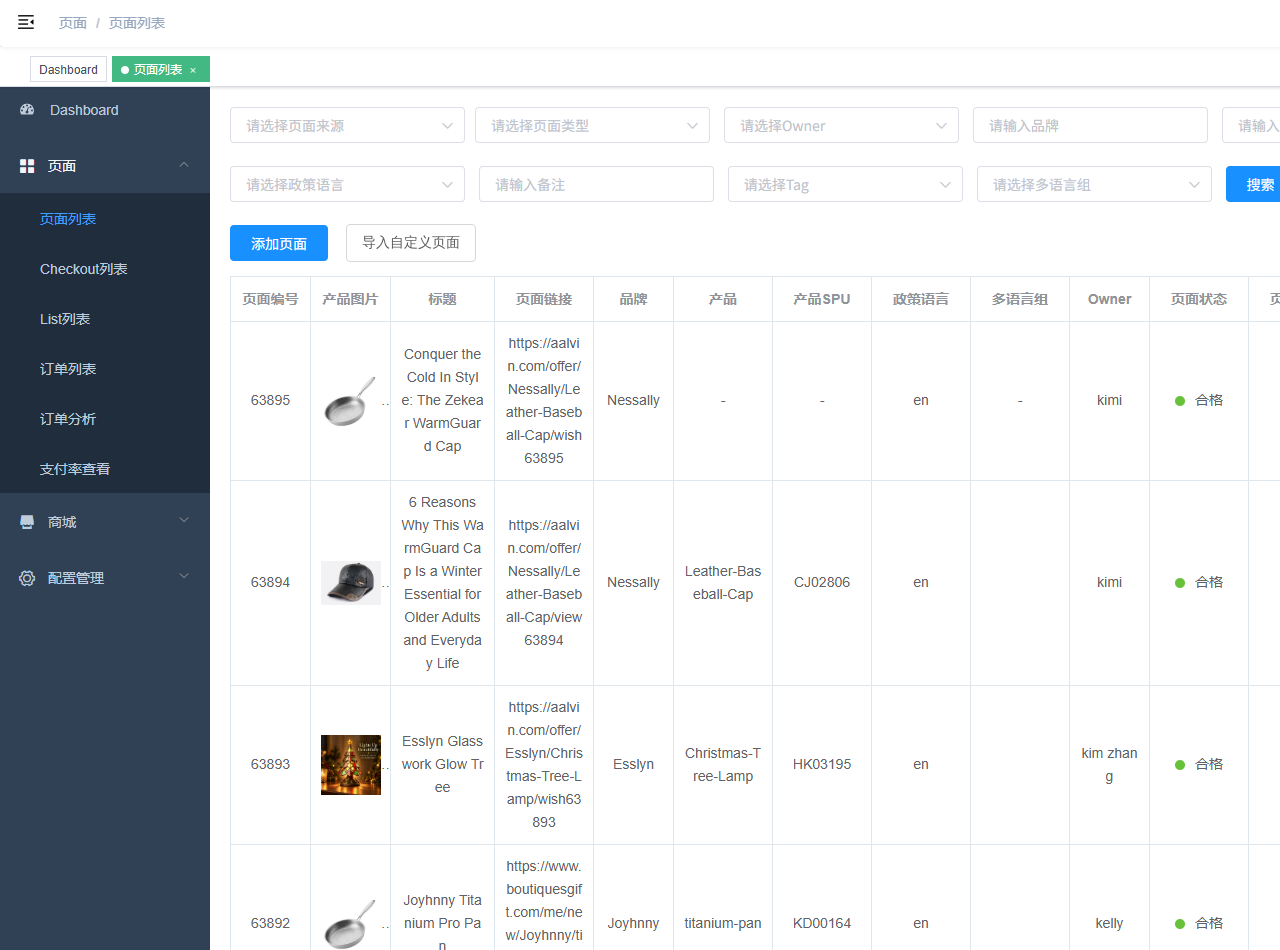
<file: CPS Custom HTML/列表-v2.html>
﻿<!DOCTYPE html>
<html>
  <head>
    <title>列表-v2</title>
    <meta http-equiv="X-UA-Compatible" content="IE=edge"/>
    <meta http-equiv="content-type" content="text/html; charset=utf-8"/>
    <link href="resources/css/axure_rp_page.css" type="text/css" rel="stylesheet"/>
    <link href="data/styles.css" type="text/css" rel="stylesheet"/>
    <link href="files/列表-v2/styles.css" type="text/css" rel="stylesheet"/>
    <script src="resources/scripts/jquery-3.2.1.min.js"></script>
    <script src="resources/scripts/axure/axQuery.js"></script>
    <script src="resources/scripts/axure/globals.js"></script>
    <script src="resources/scripts/axutils.js"></script>
    <script src="resources/scripts/axure/annotation.js"></script>
    <script src="resources/scripts/axure/axQuery.std.js"></script>
    <script src="resources/scripts/axure/doc.js"></script>
    <script src="resources/scripts/messagecenter.js"></script>
    <script src="resources/scripts/axure/events.js"></script>
    <script src="resources/scripts/axure/recording.js"></script>
    <script src="resources/scripts/axure/action.js"></script>
    <script src="resources/scripts/axure/expr.js"></script>
    <script src="resources/scripts/axure/geometry.js"></script>
    <script src="resources/scripts/axure/flyout.js"></script>
    <script src="resources/scripts/axure/model.js"></script>
    <script src="resources/scripts/axure/repeater.js"></script>
    <script src="resources/scripts/axure/sto.js"></script>
    <script src="resources/scripts/axure/utils.temp.js"></script>
    <script src="resources/scripts/axure/variables.js"></script>
    <script src="resources/scripts/axure/drag.js"></script>
    <script src="resources/scripts/axure/move.js"></script>
    <script src="resources/scripts/axure/visibility.js"></script>
    <script src="resources/scripts/axure/style.js"></script>
    <script src="resources/scripts/axure/adaptive.js"></script>
    <script src="resources/scripts/axure/tree.js"></script>
    <script src="resources/scripts/axure/init.temp.js"></script>
    <script src="resources/scripts/axure/legacy.js"></script>
    <script src="resources/scripts/axure/viewer.js"></script>
    <script src="resources/scripts/axure/math.js"></script>
    <script src="resources/scripts/axure/jquery.nicescroll.min.js"></script>
    <script src="data/document.js"></script>
    <script src="files/列表-v2/data.js"></script>
    <script type="text/javascript">
      $axure.utils.getTransparentGifPath = function() { return 'resources/images/transparent.gif'; };
      $axure.utils.getOtherPath = function() { return 'resources/Other.html'; };
      $axure.utils.getReloadPath = function() { return 'resources/reload.html'; };
    </script>
  </head>
  <body>
    <div id="base" class="">

      <!-- Unnamed (组合) -->
      <div id="u0" class="ax_default" data-left="0" data-top="0" data-width="1920" data-height="950">

        <!-- Unnamed (图片 ) -->
        <div id="u1" class="ax_default _图片_">
          <img id="u1_img" class="img " src="images/列表-v2/u1.png"/>
          <div id="u1_text" class="text " style="display:none; visibility: hidden">
            <p></p>
          </div>
        </div>

        <!-- Unnamed (矩形) -->
        <div id="u2" class="ax_default shape">
          <div id="u2_div" class=""></div>
          <div id="u2_text" class="text ">
            <p><span style="text-decoration:none;">导入自定义页面</span></p>
          </div>
        </div>
      </div>
    </div>
    <script src="resources/scripts/axure/ios.js"></script>
  </body>
</html>
</file>
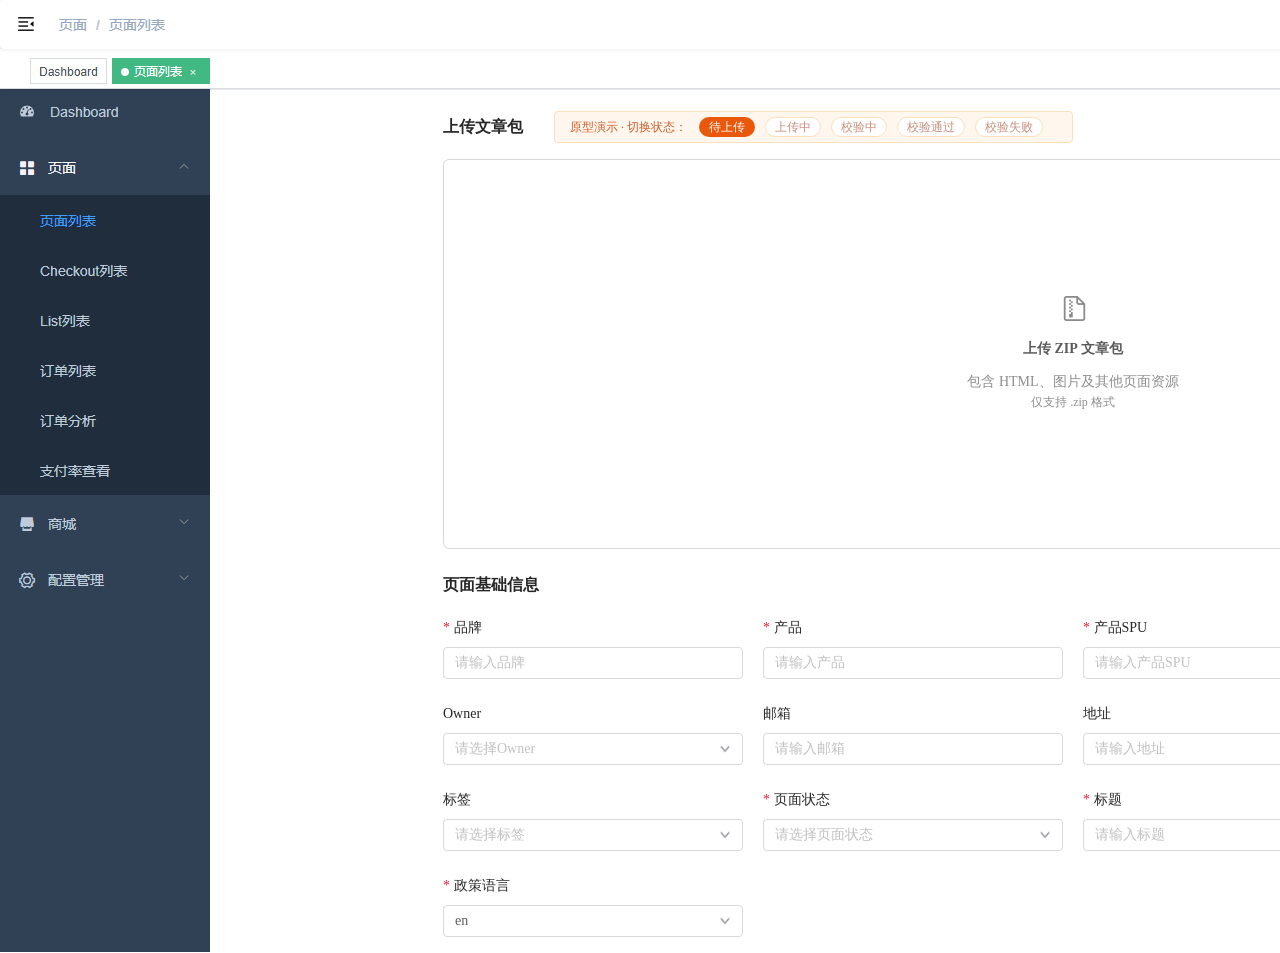
<file: CPS Custom HTML/添加页面-v2.html>
﻿<!DOCTYPE html>
<html>
  <head>
    <title>添加页面-v2</title>
    <meta http-equiv="X-UA-Compatible" content="IE=edge"/>
    <meta http-equiv="content-type" content="text/html; charset=utf-8"/>
    <link href="resources/css/axure_rp_page.css" type="text/css" rel="stylesheet"/>
    <link href="data/styles.css" type="text/css" rel="stylesheet"/>
    <link href="files/添加页面-v2/styles.css" type="text/css" rel="stylesheet"/>
    <script src="resources/scripts/jquery-3.2.1.min.js"></script>
    <script src="resources/scripts/axure/axQuery.js"></script>
    <script src="resources/scripts/axure/globals.js"></script>
    <script src="resources/scripts/axutils.js"></script>
    <script src="resources/scripts/axure/annotation.js"></script>
    <script src="resources/scripts/axure/axQuery.std.js"></script>
    <script src="resources/scripts/axure/doc.js"></script>
    <script src="resources/scripts/messagecenter.js"></script>
    <script src="resources/scripts/axure/events.js"></script>
    <script src="resources/scripts/axure/recording.js"></script>
    <script src="resources/scripts/axure/action.js"></script>
    <script src="resources/scripts/axure/expr.js"></script>
    <script src="resources/scripts/axure/geometry.js"></script>
    <script src="resources/scripts/axure/flyout.js"></script>
    <script src="resources/scripts/axure/model.js"></script>
    <script src="resources/scripts/axure/repeater.js"></script>
    <script src="resources/scripts/axure/sto.js"></script>
    <script src="resources/scripts/axure/utils.temp.js"></script>
    <script src="resources/scripts/axure/variables.js"></script>
    <script src="resources/scripts/axure/drag.js"></script>
    <script src="resources/scripts/axure/move.js"></script>
    <script src="resources/scripts/axure/visibility.js"></script>
    <script src="resources/scripts/axure/style.js"></script>
    <script src="resources/scripts/axure/adaptive.js"></script>
    <script src="resources/scripts/axure/tree.js"></script>
    <script src="resources/scripts/axure/init.temp.js"></script>
    <script src="resources/scripts/axure/legacy.js"></script>
    <script src="resources/scripts/axure/viewer.js"></script>
    <script src="resources/scripts/axure/math.js"></script>
    <script src="resources/scripts/axure/jquery.nicescroll.min.js"></script>
    <script src="data/document.js"></script>
    <script src="files/添加页面-v2/data.js"></script>
    <script type="text/javascript">
      $axure.utils.getTransparentGifPath = function() { return 'resources/images/transparent.gif'; };
      $axure.utils.getOtherPath = function() { return 'resources/Other.html'; };
      $axure.utils.getReloadPath = function() { return 'resources/reload.html'; };
    </script>
  </head>
  <body>
    <div id="base" class="">

      <!-- Unnamed (组合) -->
      <div id="u3" class="ax_default" data-left="0" data-top="0" data-width="1920" data-height="952">

        <!-- Unnamed (图片 ) -->
        <div id="u4" class="ax_default _图片_">
          <img id="u4_img" class="img " src="images/添加页面-v2/u4.png"/>
          <div id="u4_text" class="text " style="display:none; visibility: hidden">
            <p></p>
          </div>
        </div>

        <!-- Unnamed (矩形) -->
        <div id="u5" class="ax_default shape">
          <div id="u5_div" class=""></div>
          <div id="u5_text" class="text ">
            <p><span style="text-decoration:none;">导入自定义页面</span></p>
          </div>
        </div>
      </div>

      <!-- Unnamed (矩形) -->
      <div id="u6" class="ax_default box_2">
        <div id="u6_div" class=""></div>
        <div id="u6_text" class="text " style="display:none; visibility: hidden">
          <p></p>
        </div>
      </div>

      <!-- Unnamed (动态面板) -->
      <div id="u7" class="ax_default">
        <div id="u7_state0" class="panel_state" data-label="State1" style="">
          <div id="u7_state0_content" class="panel_state_content">

            <!-- 基础信息 (组合) -->
            <div id="u8" class="ax_default" data-label="基础信息" data-left="0" data-top="458" data-width="1292" data-height="782">

              <!-- Unnamed (组合) -->
              <div id="u9" class="ax_default" data-left="0" data-top="458" data-width="128" data-height="68">

                <!-- Unnamed (矩形) -->
                <div id="u10" class="ax_default heading_1">
                  <div id="u10_div" class=""></div>
                  <div id="u10_text" class="text ">
                    <p><span style="text-decoration:none;">页面基础信息</span></p>
                  </div>
                </div>

                <!-- Unnamed (矩形) -->
                <div id="u11" class="ax_default box_2">
                  <div id="u11_div" class=""></div>
                  <div id="u11_text" class="text ">
                    <p><span style="text-decoration:none;">24</span></p>
                  </div>
                </div>

                <!-- Unnamed (矩形) -->
                <div id="u12" class="ax_default box_2">
                  <div id="u12_div" class=""></div>
                  <div id="u12_text" class="text ">
                    <p><span style="text-decoration:none;">24</span></p>
                  </div>
                </div>
              </div>

              <!-- Unnamed (组合) -->
              <div id="u13" class="ax_default" data-left="32" data-top="526" data-width="300" data-height="86">

                <!-- Unnamed (矩形) -->
                <div id="u14" class="ax_default heading_1">
                  <div id="u14_div" class=""></div>
                  <div id="u14_text" class="text ">
                    <p><span style="text-decoration:none;color:rgba(217, 0, 27, 0.847058823529412);">* </span><span style="text-decoration:none;color:rgba(0, 0, 0, 0.847058823529412);">品牌</span></p>
                  </div>
                </div>

                <!-- Unnamed (矩形) -->
                <div id="u15" class="ax_default shape">
                  <div id="u15_div" class=""></div>
                  <div id="u15_text" class="text ">
                    <p><span style="text-decoration:none;">请输入品牌</span></p>
                  </div>
                </div>

                <!-- Unnamed (矩形) -->
                <div id="u16" class="ax_default paragraph">
                  <div id="u16_div" class=""></div>
                  <div id="u16_text" class="text ">
                    <p><span style="text-decoration:none;">&nbsp;</span></p>
                  </div>
                </div>
              </div>

              <!-- Unnamed (组合) -->
              <div id="u17" class="ax_default" data-left="992" data-top="526" data-width="300" data-height="86">

                <!-- Unnamed (矩形) -->
                <div id="u18" class="ax_default heading_1">
                  <div id="u18_div" class=""></div>
                  <div id="u18_text" class="text ">
                    <p><span style="text-decoration:none;color:rgba(217, 0, 27, 0.847058823529412);">* </span><span style="text-decoration:none;color:rgba(0, 0, 0, 0.847058823529412);">页面类型</span></p>
                  </div>
                </div>

                <!-- Unnamed (组合) -->
                <div id="u19" class="ax_default" data-left="992" data-top="556" data-width="300" data-height="32">

                  <!-- Unnamed (矩形) -->
                  <div id="u20" class="ax_default shape">
                    <div id="u20_div" class=""></div>
                    <div id="u20_text" class="text ">
                      <p><span style="text-decoration:none;">Presell页面</span></p>
                    </div>
                  </div>

                  <!-- Unnamed (组合) -->
                  <div id="u21" class="ax_default" data-left="1268" data-top="565" data-width="24" data-height="14">

                    <!-- Unnamed (图片 ) -->
                    <div id="u22" class="ax_default image">
                      <img id="u22_img" class="img " src="images/添加页面-v2/u22.png"/>
                      <div id="u22_text" class="text " style="display:none; visibility: hidden">
                        <p></p>
                      </div>
                    </div>

                    <!-- Unnamed (矩形) -->
                    <div id="u23" class="ax_default box_2">
                      <div id="u23_div" class=""></div>
                      <div id="u23_text" class="text ">
                        <p><span style="text-decoration:none;">8</span></p>
                      </div>
                    </div>
                  </div>
                </div>

                <!-- Unnamed (矩形) -->
                <div id="u24" class="ax_default paragraph">
                  <div id="u24_div" class=""></div>
                  <div id="u24_text" class="text ">
                    <p><span style="text-decoration:none;">&nbsp;</span></p>
                  </div>
                </div>
              </div>

              <!-- Unnamed (组合) -->
              <div id="u25" class="ax_default" data-left="32" data-top="612" data-width="300" data-height="86">

                <!-- Unnamed (矩形) -->
                <div id="u26" class="ax_default heading_1">
                  <div id="u26_div" class=""></div>
                  <div id="u26_text" class="text ">
                    <p><span style="text-decoration:none;">Owner</span></p>
                  </div>
                </div>

                <!-- Unnamed (组合) -->
                <div id="u27" class="ax_default" data-left="32" data-top="642" data-width="300" data-height="32">

                  <!-- Unnamed (矩形) -->
                  <div id="u28" class="ax_default shape">
                    <div id="u28_div" class=""></div>
                    <div id="u28_text" class="text ">
                      <p><span style="text-decoration:none;">请选择Owner</span></p>
                    </div>
                  </div>

                  <!-- Unnamed (组合) -->
                  <div id="u29" class="ax_default" data-left="308" data-top="651" data-width="24" data-height="14">

                    <!-- Unnamed (图片 ) -->
                    <div id="u30" class="ax_default image">
                      <img id="u30_img" class="img " src="images/添加页面-v2/u22.png"/>
                      <div id="u30_text" class="text " style="display:none; visibility: hidden">
                        <p></p>
                      </div>
                    </div>

                    <!-- Unnamed (矩形) -->
                    <div id="u31" class="ax_default box_2">
                      <div id="u31_div" class=""></div>
                      <div id="u31_text" class="text ">
                        <p><span style="text-decoration:none;">8</span></p>
                      </div>
                    </div>
                  </div>
                </div>

                <!-- Unnamed (矩形) -->
                <div id="u32" class="ax_default paragraph">
                  <div id="u32_div" class=""></div>
                  <div id="u32_text" class="text ">
                    <p><span style="text-decoration:none;">&nbsp;</span></p>
                  </div>
                </div>
              </div>

              <!-- Unnamed (组合) -->
              <div id="u33" class="ax_default" data-left="352" data-top="612" data-width="300" data-height="86">

                <!-- Unnamed (矩形) -->
                <div id="u34" class="ax_default heading_1">
                  <div id="u34_div" class=""></div>
                  <div id="u34_text" class="text ">
                    <p><span style="text-decoration:none;">邮箱</span></p>
                  </div>
                </div>

                <!-- Unnamed (矩形) -->
                <div id="u35" class="ax_default shape">
                  <div id="u35_div" class=""></div>
                  <div id="u35_text" class="text ">
                    <p><span style="text-decoration:none;">请输入邮箱</span></p>
                  </div>
                </div>

                <!-- Unnamed (矩形) -->
                <div id="u36" class="ax_default paragraph">
                  <div id="u36_div" class=""></div>
                  <div id="u36_text" class="text ">
                    <p><span style="text-decoration:none;">&nbsp;</span></p>
                  </div>
                </div>
              </div>

              <!-- Unnamed (组合) -->
              <div id="u37" class="ax_default" data-left="32" data-top="698" data-width="300" data-height="86">

                <!-- Unnamed (矩形) -->
                <div id="u38" class="ax_default heading_1">
                  <div id="u38_div" class=""></div>
                  <div id="u38_text" class="text ">
                    <p><span style="text-decoration:none;">标签</span></p>
                  </div>
                </div>

                <!-- Unnamed (组合) -->
                <div id="u39" class="ax_default" data-left="32" data-top="728" data-width="300" data-height="32">

                  <!-- Unnamed (矩形) -->
                  <div id="u40" class="ax_default shape">
                    <div id="u40_div" class=""></div>
                    <div id="u40_text" class="text ">
                      <p><span style="text-decoration:none;">请选择标签</span></p>
                    </div>
                  </div>

                  <!-- Unnamed (组合) -->
                  <div id="u41" class="ax_default" data-left="308" data-top="737" data-width="24" data-height="14">

                    <!-- Unnamed (图片 ) -->
                    <div id="u42" class="ax_default image">
                      <img id="u42_img" class="img " src="images/添加页面-v2/u22.png"/>
                      <div id="u42_text" class="text " style="display:none; visibility: hidden">
                        <p></p>
                      </div>
                    </div>

                    <!-- Unnamed (矩形) -->
                    <div id="u43" class="ax_default box_2">
                      <div id="u43_div" class=""></div>
                      <div id="u43_text" class="text ">
                        <p><span style="text-decoration:none;">8</span></p>
                      </div>
                    </div>
                  </div>
                </div>

                <!-- Unnamed (矩形) -->
                <div id="u44" class="ax_default paragraph">
                  <div id="u44_div" class=""></div>
                  <div id="u44_text" class="text ">
                    <p><span style="text-decoration:none;">&nbsp;</span></p>
                  </div>
                </div>
              </div>

              <!-- Unnamed (组合) -->
              <div id="u45" class="ax_default" data-left="352" data-top="698" data-width="300" data-height="86">

                <!-- Unnamed (矩形) -->
                <div id="u46" class="ax_default heading_1">
                  <div id="u46_div" class=""></div>
                  <div id="u46_text" class="text ">
                    <p><span style="text-decoration:none;color:rgba(217, 0, 27, 0.847058823529412);">* </span><span style="text-decoration:none;color:rgba(0, 0, 0, 0.847058823529412);">页面状态</span></p>
                  </div>
                </div>

                <!-- Unnamed (组合) -->
                <div id="u47" class="ax_default" data-left="352" data-top="728" data-width="300" data-height="32">

                  <!-- Unnamed (矩形) -->
                  <div id="u48" class="ax_default shape">
                    <div id="u48_div" class=""></div>
                    <div id="u48_text" class="text ">
                      <p><span style="text-decoration:none;">请选择页面状态</span></p>
                    </div>
                  </div>

                  <!-- Unnamed (组合) -->
                  <div id="u49" class="ax_default" data-left="628" data-top="737" data-width="24" data-height="14">

                    <!-- Unnamed (图片 ) -->
                    <div id="u50" class="ax_default image">
                      <img id="u50_img" class="img " src="images/添加页面-v2/u22.png"/>
                      <div id="u50_text" class="text " style="display:none; visibility: hidden">
                        <p></p>
                      </div>
                    </div>

                    <!-- Unnamed (矩形) -->
                    <div id="u51" class="ax_default box_2">
                      <div id="u51_div" class=""></div>
                      <div id="u51_text" class="text ">
                        <p><span style="text-decoration:none;">8</span></p>
                      </div>
                    </div>
                  </div>
                </div>

                <!-- Unnamed (矩形) -->
                <div id="u52" class="ax_default paragraph">
                  <div id="u52_div" class=""></div>
                  <div id="u52_text" class="text ">
                    <p><span style="text-decoration:none;">&nbsp;</span></p>
                  </div>
                </div>
              </div>

              <!-- Unnamed (组合) -->
              <div id="u53" class="ax_default" data-left="992" data-top="698" data-width="300" data-height="86">

                <!-- Unnamed (矩形) -->
                <div id="u54" class="ax_default heading_1">
                  <div id="u54_div" class=""></div>
                  <div id="u54_text" class="text ">
                    <p><span style="text-decoration:none;">跳转链接</span></p>
                  </div>
                </div>

                <!-- Unnamed (矩形) -->
                <div id="u55" class="ax_default shape">
                  <div id="u55_div" class=""></div>
                  <div id="u55_text" class="text ">
                    <p><span style="text-decoration:none;">请输入跳转链接</span></p>
                  </div>
                </div>

                <!-- Unnamed (矩形) -->
                <div id="u56" class="ax_default paragraph">
                  <div id="u56_div" class=""></div>
                  <div id="u56_text" class="text ">
                    <p><span style="text-decoration:none;">&nbsp;</span></p>
                  </div>
                </div>
              </div>

              <!-- Unnamed (组合) -->
              <div id="u57" class="ax_default" data-left="32" data-top="784" data-width="300" data-height="94">

                <!-- Unnamed (矩形) -->
                <div id="u58" class="ax_default heading_1">
                  <div id="u58_div" class=""></div>
                  <div id="u58_text" class="text ">
                    <p><span style="text-decoration:none;color:rgba(217, 0, 27, 0.847058823529412);">* </span><span style="text-decoration:none;color:rgba(0, 0, 0, 0.847058823529412);">政策语言</span></p>
                  </div>
                </div>

                <!-- Unnamed (组合) -->
                <div id="u59" class="ax_default" data-left="32" data-top="814" data-width="300" data-height="32">

                  <!-- Unnamed (矩形) -->
                  <div id="u60" class="ax_default shape">
                    <div id="u60_div" class=""></div>
                    <div id="u60_text" class="text ">
                      <p><span style="text-decoration:none;">en</span></p>
                    </div>
                  </div>

                  <!-- Unnamed (组合) -->
                  <div id="u61" class="ax_default" data-left="308" data-top="823" data-width="24" data-height="14">

                    <!-- Unnamed (图片 ) -->
                    <div id="u62" class="ax_default image">
                      <img id="u62_img" class="img " src="images/添加页面-v2/u22.png"/>
                      <div id="u62_text" class="text " style="display:none; visibility: hidden">
                        <p></p>
                      </div>
                    </div>

                    <!-- Unnamed (矩形) -->
                    <div id="u63" class="ax_default box_2">
                      <div id="u63_div" class=""></div>
                      <div id="u63_text" class="text ">
                        <p><span style="text-decoration:none;">8</span></p>
                      </div>
                    </div>
                  </div>
                </div>

                <!-- Unnamed (矩形) -->
                <div id="u64" class="ax_default paragraph">
                  <div id="u64_div" class=""></div>
                  <div id="u64_text" class="text ">
                    <p><span style="text-decoration:none;">&nbsp;</span></p>
                  </div>
                </div>
              </div>

              <!-- Unnamed (组合) -->
              <div id="u65" class="ax_default" data-left="32" data-top="936" data-width="260" data-height="94">

                <!-- Unnamed (图片 ) -->
                <div id="u66" class="ax_default _图片_">
                  <img id="u66_img" class="img " src="images/添加页面-v2/u66.png"/>
                  <div id="u66_text" class="text " style="display:none; visibility: hidden">
                    <p></p>
                  </div>
                </div>

                <!-- Unnamed (矩形) -->
                <div id="u67" class="ax_default box_2">
                  <div id="u67_div" class=""></div>
                  <div id="u67_text" class="text " style="display:none; visibility: hidden">
                    <p></p>
                  </div>
                </div>
              </div>

              <!-- Unnamed (图片 ) -->
              <div id="u68" class="ax_default _图片_">
                <img id="u68_img" class="img " src="images/添加页面-v2/u68.png"/>
                <div id="u68_text" class="text " style="display:none; visibility: hidden">
                  <p></p>
                </div>
              </div>

              <!-- Unnamed (组合) -->
              <div id="u69" class="ax_default" data-left="672" data-top="612" data-width="300" data-height="86">

                <!-- Unnamed (矩形) -->
                <div id="u70" class="ax_default heading_1">
                  <div id="u70_div" class=""></div>
                  <div id="u70_text" class="text ">
                    <p><span style="text-decoration:none;">地址</span></p>
                  </div>
                </div>

                <!-- Unnamed (矩形) -->
                <div id="u71" class="ax_default shape">
                  <div id="u71_div" class=""></div>
                  <div id="u71_text" class="text ">
                    <p><span style="text-decoration:none;">请输入地址</span></p>
                  </div>
                </div>

                <!-- Unnamed (矩形) -->
                <div id="u72" class="ax_default paragraph">
                  <div id="u72_div" class=""></div>
                  <div id="u72_text" class="text ">
                    <p><span style="text-decoration:none;">&nbsp;</span></p>
                  </div>
                </div>
              </div>

              <!-- Unnamed (组合) -->
              <div id="u73" class="ax_default" data-left="992" data-top="612" data-width="300" data-height="86">

                <!-- Unnamed (矩形) -->
                <div id="u74" class="ax_default heading_1">
                  <div id="u74_div" class=""></div>
                  <div id="u74_text" class="text ">
                    <p><span style="text-decoration:none;">备注</span></p>
                  </div>
                </div>

                <!-- Unnamed (矩形) -->
                <div id="u75" class="ax_default shape">
                  <div id="u75_div" class=""></div>
                  <div id="u75_text" class="text ">
                    <p><span style="text-decoration:none;">请输入备注</span></p>
                  </div>
                </div>

                <!-- Unnamed (矩形) -->
                <div id="u76" class="ax_default paragraph">
                  <div id="u76_div" class=""></div>
                  <div id="u76_text" class="text ">
                    <p><span style="text-decoration:none;">&nbsp;</span></p>
                  </div>
                </div>
              </div>

              <!-- Unnamed (组合) -->
              <div id="u77" class="ax_default" data-left="352" data-top="526" data-width="300" data-height="86">

                <!-- Unnamed (矩形) -->
                <div id="u78" class="ax_default heading_1">
                  <div id="u78_div" class=""></div>
                  <div id="u78_text" class="text ">
                    <p><span style="text-decoration:none;color:rgba(217, 0, 27, 0.847058823529412);">* </span><span style="text-decoration:none;color:rgba(0, 0, 0, 0.847058823529412);">产品</span></p>
                  </div>
                </div>

                <!-- Unnamed (矩形) -->
                <div id="u79" class="ax_default shape">
                  <div id="u79_div" class=""></div>
                  <div id="u79_text" class="text ">
                    <p><span style="text-decoration:none;">请输入产品</span></p>
                  </div>
                </div>

                <!-- Unnamed (矩形) -->
                <div id="u80" class="ax_default paragraph">
                  <div id="u80_div" class=""></div>
                  <div id="u80_text" class="text ">
                    <p><span style="text-decoration:none;">&nbsp;</span></p>
                  </div>
                </div>
              </div>

              <!-- Unnamed (组合) -->
              <div id="u81" class="ax_default" data-left="672" data-top="526" data-width="300" data-height="86">

                <!-- Unnamed (矩形) -->
                <div id="u82" class="ax_default heading_1">
                  <div id="u82_div" class=""></div>
                  <div id="u82_text" class="text ">
                    <p><span style="text-decoration:none;color:rgba(217, 0, 27, 0.847058823529412);">* </span><span style="text-decoration:none;color:rgba(0, 0, 0, 0.847058823529412);">产品SPU</span></p>
                  </div>
                </div>

                <!-- Unnamed (矩形) -->
                <div id="u83" class="ax_default shape">
                  <div id="u83_div" class=""></div>
                  <div id="u83_text" class="text ">
                    <p><span style="text-decoration:none;">请输入产品SPU</span></p>
                  </div>
                </div>

                <!-- Unnamed (矩形) -->
                <div id="u84" class="ax_default paragraph">
                  <div id="u84_div" class=""></div>
                  <div id="u84_text" class="text ">
                    <p><span style="text-decoration:none;">&nbsp;</span></p>
                  </div>
                </div>
              </div>

              <!-- Unnamed (组合) -->
              <div id="u85" class="ax_default" data-left="672" data-top="698" data-width="300" data-height="86">

                <!-- Unnamed (矩形) -->
                <div id="u86" class="ax_default heading_1">
                  <div id="u86_div" class=""></div>
                  <div id="u86_text" class="text ">
                    <p><span style="text-decoration:none;color:rgba(217, 0, 27, 0.847058823529412);">* </span><span style="text-decoration:none;color:rgba(0, 0, 0, 0.847058823529412);">标题</span></p>
                  </div>
                </div>

                <!-- Unnamed (矩形) -->
                <div id="u87" class="ax_default shape">
                  <div id="u87_div" class=""></div>
                  <div id="u87_text" class="text ">
                    <p><span style="text-decoration:none;">请输入标题</span></p>
                  </div>
                </div>

                <!-- Unnamed (矩形) -->
                <div id="u88" class="ax_default paragraph">
                  <div id="u88_div" class=""></div>
                  <div id="u88_text" class="text ">
                    <p><span style="text-decoration:none;">&nbsp;</span></p>
                  </div>
                </div>
              </div>

              <!-- Unnamed (组合) -->
              <div id="u89" class="ax_default" data-left="32" data-top="1030" data-width="1260" data-height="210">

                <!-- Unnamed (矩形) -->
                <div id="u90" class="ax_default heading_1">
                  <div id="u90_div" class=""></div>
                  <div id="u90_text" class="text ">
                    <p><span style="text-decoration:none;">HEAD 自定义代码</span></p>
                  </div>
                </div>

                <!-- Unnamed (文本域) -->
                <div id="u91" class="ax_default text_area">
                  <div id="u91_div" class=""></div>
                  <textarea id="u91_input" class="u91_input"></textarea>
                </div>

                <!-- Unnamed (矩形) -->
                <div id="u92" class="ax_default box_2">
                  <div id="u92_div" class=""></div>
                  <div id="u92_text" class="text " style="display:none; visibility: hidden">
                    <p></p>
                  </div>
                </div>
              </div>
            </div>

            <!-- Unnamed (组合) -->
            <div id="u93" class="ax_default" data-left="532" data-top="1240" data-width="260" data-height="96">

              <!-- Unnamed (组合) -->
              <div id="u94" class="ax_default" data-left="532" data-top="1270" data-width="260" data-height="36">

                <!-- Unnamed (矩形) -->
                <div id="u95" class="ax_default primary_button">
                  <div id="u95_div" class=""></div>
                  <div id="u95_text" class="text ">
                    <p><span style="text-decoration:none;">提 交</span></p>
                  </div>
                </div>

                <!-- Unnamed (矩形) -->
                <div id="u96" class="ax_default primary_button">
                  <div id="u96_div" class=""></div>
                  <div id="u96_text" class="text ">
                    <p><span style="text-decoration:none;">另存为</span></p>
                  </div>
                </div>

                <!-- Unnamed (矩形) -->
                <div id="u97" class="ax_default primary_button">
                  <div id="u97_div" class=""></div>
                  <div id="u97_text" class="text ">
                    <p><span style="text-decoration:none;">取 消</span></p>
                  </div>
                </div>
              </div>

              <!-- Unnamed (矩形) -->
              <div id="u98" class="ax_default box_2">
                <div id="u98_div" class=""></div>
                <div id="u98_text" class="text " style="display:none; visibility: hidden">
                  <p></p>
                </div>
              </div>

              <!-- Unnamed (矩形) -->
              <div id="u99" class="ax_default box_2">
                <div id="u99_div" class=""></div>
                <div id="u99_text" class="text " style="display:none; visibility: hidden">
                  <p></p>
                </div>
              </div>
            </div>

            <!-- Unnamed (组合) -->
            <div id="u100" class="ax_default" data-left="0" data-top="0" data-width="1292" data-height="458">

              <!-- Unnamed (组合) -->
              <div id="u101" class="ax_default" data-left="0" data-top="0" data-width="119" data-height="68">

                <!-- Unnamed (矩形) -->
                <div id="u102" class="ax_default heading_1">
                  <div id="u102_div" class=""></div>
                  <div id="u102_text" class="text ">
                    <p><span style="text-decoration:none;">上传文章包</span></p>
                  </div>
                </div>

                <!-- Unnamed (矩形) -->
                <div id="u103" class="ax_default box_2">
                  <div id="u103_div" class=""></div>
                  <div id="u103_text" class="text ">
                    <p><span style="text-decoration:none;">24</span></p>
                  </div>
                </div>

                <!-- Unnamed (矩形) -->
                <div id="u104" class="ax_default box_2">
                  <div id="u104_div" class=""></div>
                  <div id="u104_text" class="text ">
                    <p><span style="text-decoration:none;">24</span></p>
                  </div>
                </div>
              </div>

              <!-- Unnamed (动态面板) -->
              <div id="u105" class="ax_default">
                <div id="u105_state0" class="panel_state" data-label="待上传" style="">
                  <div id="u105_state0_content" class="panel_state_content">

                    <!-- Unnamed (组合) -->
                    <div id="u106" class="ax_default" data-left="0" data-top="0" data-width="1260" data-height="390">

                      <!-- Unnamed (矩形) -->
                      <div id="u107" class="ax_default shape">
                        <div id="u107_div" class=""></div>
                        <div id="u107_text" class="text " style="display:none; visibility: hidden">
                          <p></p>
                        </div>
                      </div>

                      <!-- Unnamed (组合) -->
                      <div id="u108" class="ax_default" data-left="524" data-top="137" data-width="212" data-height="116">

                        <!-- Unnamed (矩形) -->
                        <div id="u109" class="ax_default paragraph">
                          <div id="u109_div" class=""></div>
                          <div id="u109_text" class="text ">
                            <p><span style="text-decoration:none;">上传 ZIP 文章包</span></p>
                          </div>
                        </div>

                        <!-- Unnamed (矩形) -->
                        <div id="u110" class="ax_default paragraph">
                          <div id="u110_div" class=""></div>
                          <div id="u110_text" class="text ">
                            <p style="font-size:14px;"><span style="text-decoration:none;">包含 HTML、图片及其他页面资源</span></p><p style="font-size:12px;"><span style="text-decoration:none;">仅支持 .zip 格式</span></p>
                          </div>
                        </div>

                        <!-- Unnamed (图片 ) -->
                        <div id="u111" class="ax_default _图片_">
                          <img id="u111_img" class="img " src="images/添加页面-v2/u111.png"/>
                          <div id="u111_text" class="text " style="display:none; visibility: hidden">
                            <p></p>
                          </div>
                        </div>
                      </div>
                    </div>
                  </div>
                </div>
                <div id="u105_state1" class="panel_state" data-label="上传中" style="visibility: hidden;">
                  <div id="u105_state1_content" class="panel_state_content">

                    <!-- Unnamed (组合) -->
                    <div id="u112" class="ax_default" data-left="0" data-top="0" data-width="1260" data-height="390">

                      <!-- Unnamed (矩形) -->
                      <div id="u113" class="ax_default shape">
                        <div id="u113_div" class=""></div>
                        <div id="u113_text" class="text " style="display:none; visibility: hidden">
                          <p></p>
                        </div>
                      </div>

                      <!-- Unnamed (组合) -->
                      <div id="u114" class="ax_default" data-left="23" data-top="26" data-width="153" data-height="35">

                        <!-- Unnamed (组合) -->
                        <div id="u115" class="ax_default" data-left="23" data-top="26" data-width="30" data-height="30">

                          <!-- Unnamed (矩形) -->
                          <div id="u116" class="ax_default box_1">
                            <div id="u116_div" class=""></div>
                            <div id="u116_text" class="text " style="display:none; visibility: hidden">
                              <p></p>
                            </div>
                          </div>

                          <!-- Unnamed (图片 ) -->
                          <div id="u117" class="ax_default _图片_">
                            <img id="u117_img" class="img " src="images/添加页面-v2/u111.png"/>
                            <div id="u117_text" class="text " style="display:none; visibility: hidden">
                              <p></p>
                            </div>
                          </div>
                        </div>

                        <!-- Unnamed (矩形) -->
                        <div id="u118" class="ax_default label">
                          <div id="u118_div" class=""></div>
                          <div id="u118_text" class="text ">
                            <p><span style="text-decoration:none;">sk02-V1-H1.zip</span></p>
                          </div>
                        </div>

                        <!-- Unnamed (矩形) -->
                        <div id="u119" class="ax_default label">
                          <div id="u119_div" class=""></div>
                          <div id="u119_text" class="text ">
                            <p><span style="text-decoration:none;">文章包 · 12.6 MB</span></p>
                          </div>
                        </div>
                      </div>

                      <!-- Unnamed (线段) -->
                      <div id="u120" class="ax_default line">
                        <img id="u120_img" class="img " src="images/添加页面-v2/u120.svg"/>
                        <div id="u120_text" class="text " style="display:none; visibility: hidden">
                          <p></p>
                        </div>
                      </div>

                      <!-- Unnamed (组合) -->
                      <div id="u121" class="ax_default" data-left="1146" data-top="34" data-width="79" data-height="20">

                        <!-- Unnamed (图片 ) -->
                        <div id="u122" class="ax_default _图片_">
                          <img id="u122_img" class="img " src="images/添加页面-v2/u122.png"/>
                          <div id="u122_text" class="text " style="display:none; visibility: hidden">
                            <p></p>
                          </div>
                        </div>

                        <!-- Unnamed (矩形) -->
                        <div id="u123" class="ax_default label">
                          <div id="u123_div" class=""></div>
                          <div id="u123_text" class="text ">
                            <p><span style="text-decoration:none;">上传中...</span></p>
                          </div>
                        </div>
                      </div>
                    </div>
                  </div>
                </div>
                <div id="u105_state2" class="panel_state" data-label="校验中" style="visibility: hidden;">
                  <div id="u105_state2_content" class="panel_state_content">

                    <!-- Unnamed (组合) -->
                    <div id="u124" class="ax_default" data-left="0" data-top="0" data-width="1260" data-height="390">

                      <!-- Unnamed (矩形) -->
                      <div id="u125" class="ax_default shape">
                        <div id="u125_div" class=""></div>
                        <div id="u125_text" class="text " style="display:none; visibility: hidden">
                          <p></p>
                        </div>
                      </div>

                      <!-- Unnamed (组合) -->
                      <div id="u126" class="ax_default" data-left="23" data-top="26" data-width="153" data-height="35">

                        <!-- Unnamed (组合) -->
                        <div id="u127" class="ax_default" data-left="23" data-top="26" data-width="30" data-height="30">

                          <!-- Unnamed (矩形) -->
                          <div id="u128" class="ax_default box_1">
                            <div id="u128_div" class=""></div>
                            <div id="u128_text" class="text " style="display:none; visibility: hidden">
                              <p></p>
                            </div>
                          </div>

                          <!-- Unnamed (图片 ) -->
                          <div id="u129" class="ax_default _图片_">
                            <img id="u129_img" class="img " src="images/添加页面-v2/u111.png"/>
                            <div id="u129_text" class="text " style="display:none; visibility: hidden">
                              <p></p>
                            </div>
                          </div>
                        </div>

                        <!-- Unnamed (矩形) -->
                        <div id="u130" class="ax_default label">
                          <div id="u130_div" class=""></div>
                          <div id="u130_text" class="text ">
                            <p><span style="text-decoration:none;">sk02-V1-H1.zip</span></p>
                          </div>
                        </div>

                        <!-- Unnamed (矩形) -->
                        <div id="u131" class="ax_default label">
                          <div id="u131_div" class=""></div>
                          <div id="u131_text" class="text ">
                            <p><span style="text-decoration:none;">文章包 · 12.6 MB</span></p>
                          </div>
                        </div>
                      </div>

                      <!-- Unnamed (线段) -->
                      <div id="u132" class="ax_default line">
                        <img id="u132_img" class="img " src="images/添加页面-v2/u120.svg"/>
                        <div id="u132_text" class="text " style="display:none; visibility: hidden">
                          <p></p>
                        </div>
                      </div>

                      <!-- Unnamed (组合) -->
                      <div id="u133" class="ax_default" data-left="23" data-top="95" data-width="135" data-height="20">

                        <!-- Unnamed (图片 ) -->
                        <div id="u134" class="ax_default _图片_">
                          <img id="u134_img" class="img " src="images/添加页面-v2/u122.png"/>
                          <div id="u134_text" class="text " style="display:none; visibility: hidden">
                            <p></p>
                          </div>
                        </div>

                        <!-- Unnamed (矩形) -->
                        <div id="u135" class="ax_default label">
                          <div id="u135_div" class=""></div>
                          <div id="u135_text" class="text ">
                            <p><span style="text-decoration:none;">正在检查文章包...</span></p>
                          </div>
                        </div>
                      </div>

                      <!-- Unnamed (组合) -->
                      <div id="u136" class="ax_default" data-left="1146" data-top="34" data-width="79" data-height="20">

                        <!-- Unnamed (图片 ) -->
                        <div id="u137" class="ax_default _图片_">
                          <img id="u137_img" class="img " src="images/添加页面-v2/u122.png"/>
                          <div id="u137_text" class="text " style="display:none; visibility: hidden">
                            <p></p>
                          </div>
                        </div>

                        <!-- Unnamed (矩形) -->
                        <div id="u138" class="ax_default label">
                          <div id="u138_div" class=""></div>
                          <div id="u138_text" class="text ">
                            <p><span style="text-decoration:none;">校验中...</span></p>
                          </div>
                        </div>
                      </div>
                    </div>
                  </div>
                </div>
                <div id="u105_state3" class="panel_state" data-label="校验成功" style="visibility: hidden;">
                  <div id="u105_state3_content" class="panel_state_content">

                    <!-- Unnamed (矩形) -->
                    <div id="u139" class="ax_default shape">
                      <div id="u139_div" class=""></div>
                      <div id="u139_text" class="text " style="display:none; visibility: hidden">
                        <p></p>
                      </div>
                    </div>

                    <!-- Unnamed (组合) -->
                    <div id="u140" class="ax_default" data-left="23" data-top="26" data-width="153" data-height="35">

                      <!-- Unnamed (组合) -->
                      <div id="u141" class="ax_default" data-left="23" data-top="26" data-width="30" data-height="30">

                        <!-- Unnamed (矩形) -->
                        <div id="u142" class="ax_default box_1">
                          <div id="u142_div" class=""></div>
                          <div id="u142_text" class="text " style="display:none; visibility: hidden">
                            <p></p>
                          </div>
                        </div>

                        <!-- Unnamed (图片 ) -->
                        <div id="u143" class="ax_default _图片_">
                          <img id="u143_img" class="img " src="images/添加页面-v2/u111.png"/>
                          <div id="u143_text" class="text " style="display:none; visibility: hidden">
                            <p></p>
                          </div>
                        </div>
                      </div>

                      <!-- Unnamed (矩形) -->
                      <div id="u144" class="ax_default label">
                        <div id="u144_div" class=""></div>
                        <div id="u144_text" class="text ">
                          <p><span style="text-decoration:none;">sk02-V1-H1.zip</span></p>
                        </div>
                      </div>

                      <!-- Unnamed (矩形) -->
                      <div id="u145" class="ax_default label">
                        <div id="u145_div" class=""></div>
                        <div id="u145_text" class="text ">
                          <p><span style="text-decoration:none;">文章包 · 12.6 MB</span></p>
                        </div>
                      </div>
                    </div>

                    <!-- Unnamed (矩形) -->
                    <div id="u146" class="ax_default shape">
                      <div id="u146_div" class=""></div>
                      <div id="u146_text" class="text ">
                        <p><span style="text-decoration:none;">校验通过</span></p>
                      </div>
                    </div>

                    <!-- Unnamed (线段) -->
                    <div id="u147" class="ax_default line">
                      <img id="u147_img" class="img " src="images/添加页面-v2/u120.svg"/>
                      <div id="u147_text" class="text " style="display:none; visibility: hidden">
                        <p></p>
                      </div>
                    </div>

                    <!-- Unnamed (矩形) -->
                    <div id="u148" class="ax_default primary_button">
                      <div id="u148_div" class=""></div>
                      <div id="u148_text" class="text ">
                        <p><span style="text-decoration:none;">重新上传</span></p>
                      </div>
                    </div>

                    <!-- Unnamed (组合) -->
                    <div id="u149" class="ax_default" data-left="23" data-top="98" data-width="1202" data-height="20">

                      <!-- Unnamed (矩形) -->
                      <div id="u150" class="ax_default _文本段落">
                        <div id="u150_div" class=""></div>
                        <div id="u150_text" class="text ">
                          <p><span style="text-decoration:none;">文章包校验通过</span></p>
                        </div>
                      </div>

                      <!-- Unnamed (图片 ) -->
                      <div id="u151" class="ax_default _图片_">
                        <img id="u151_img" class="img " src="images/添加页面-v2/u151.png"/>
                        <div id="u151_text" class="text " style="display:none; visibility: hidden">
                          <p></p>
                        </div>
                      </div>

                      <!-- Unnamed (矩形) -->
                      <div id="u152" class="ax_default _文本段落">
                        <div id="u152_div" class=""></div>
                        <div id="u152_text" class="text ">
                          <p><span style="text-decoration:none;">共检查 3 项</span></p>
                        </div>
                      </div>
                    </div>

                    <!-- Unnamed (组合) -->
                    <div id="u153" class="ax_default" data-left="23" data-top="133" data-width="1202" data-height="187">

                      <!-- Unnamed (矩形) -->
                      <div id="u154" class="ax_default box_1">
                        <div id="u154_div" class=""></div>
                        <div id="u154_text" class="text " style="display:none; visibility: hidden">
                          <p></p>
                        </div>
                      </div>

                      <!-- Unnamed (组合) -->
                      <div id="u155" class="ax_default" data-left="38" data-top="146" data-width="1168" data-height="37">

                        <!-- Unnamed (矩形) -->
                        <div id="u156" class="ax_default _文本段落">
                          <div id="u156_div" class=""></div>
                          <div id="u156_text" class="text ">
                            <p><span style="text-decoration:none;">HTML 文件</span></p>
                          </div>
                        </div>

                        <!-- Unnamed (图片 ) -->
                        <div id="u157" class="ax_default _图片_">
                          <img id="u157_img" class="img " src="images/添加页面-v2/u157.png"/>
                          <div id="u157_text" class="text " style="display:none; visibility: hidden">
                            <p></p>
                          </div>
                        </div>

                        <!-- Unnamed (矩形) -->
                        <div id="u158" class="ax_default _文本段落">
                          <div id="u158_div" class=""></div>
                          <div id="u158_text" class="text ">
                            <p><span style="text-decoration:none;">已找到 HTML 文件，格式正常。</span></p>
                          </div>
                        </div>

                        <!-- Unnamed (矩形) -->
                        <div id="u159" class="ax_default _文本段落">
                          <div id="u159_div" class=""></div>
                          <div id="u159_text" class="text ">
                            <p><span style="text-decoration:none;">通过</span></p>
                          </div>
                        </div>
                      </div>

                      <!-- Unnamed (组合) -->
                      <div id="u160" class="ax_default" data-left="38" data-top="208" data-width="1168" data-height="37">

                        <!-- Unnamed (矩形) -->
                        <div id="u161" class="ax_default _文本段落">
                          <div id="u161_div" class=""></div>
                          <div id="u161_text" class="text ">
                            <p><span style="text-decoration:none;">图片资源</span></p>
                          </div>
                        </div>

                        <!-- Unnamed (图片 ) -->
                        <div id="u162" class="ax_default _图片_">
                          <img id="u162_img" class="img " src="images/添加页面-v2/u157.png"/>
                          <div id="u162_text" class="text " style="display:none; visibility: hidden">
                            <p></p>
                          </div>
                        </div>

                        <!-- Unnamed (矩形) -->
                        <div id="u163" class="ax_default _文本段落">
                          <div id="u163_div" class=""></div>
                          <div id="u163_text" class="text ">
                            <p><span style="text-decoration:none;">图片引用正常，未发现缺失文件。</span></p>
                          </div>
                        </div>

                        <!-- Unnamed (矩形) -->
                        <div id="u164" class="ax_default _文本段落">
                          <div id="u164_div" class=""></div>
                          <div id="u164_text" class="text ">
                            <p><span style="text-decoration:none;">通过</span></p>
                          </div>
                        </div>
                      </div>

                      <!-- Unnamed (组合) -->
                      <div id="u165" class="ax_default" data-left="38" data-top="270" data-width="1168" data-height="37">

                        <!-- Unnamed (矩形) -->
                        <div id="u166" class="ax_default _文本段落">
                          <div id="u166_div" class=""></div>
                          <div id="u166_text" class="text ">
                            <p><span style="text-decoration:none;">固定信息占位符</span></p>
                          </div>
                        </div>

                        <!-- Unnamed (图片 ) -->
                        <div id="u167" class="ax_default _图片_">
                          <img id="u167_img" class="img " src="images/添加页面-v2/u157.png"/>
                          <div id="u167_text" class="text " style="display:none; visibility: hidden">
                            <p></p>
                          </div>
                        </div>

                        <!-- Unnamed (矩形) -->
                        <div id="u168" class="ax_default _文本段落">
                          <div id="u168_div" class=""></div>
                          <div id="u168_text" class="text ">
                            <p><span style="text-decoration:none;">已识别隐私政策链接、跳转链接占位符。</span></p>
                          </div>
                        </div>

                        <!-- Unnamed (矩形) -->
                        <div id="u169" class="ax_default _文本段落">
                          <div id="u169_div" class=""></div>
                          <div id="u169_text" class="text ">
                            <p><span style="text-decoration:none;">通过</span></p>
                          </div>
                        </div>
                      </div>
                    </div>

                    <!-- Unnamed (矩形) -->
                    <div id="u170" class="ax_default primary_button">
                      <div id="u170_div" class=""></div>
                      <div id="u170_text" class="text ">
                        <p><span style="text-decoration:none;">下 载</span></p>
                      </div>
                    </div>
                  </div>
                </div>
                <div id="u105_state4" class="panel_state" data-label="校验失败" style="visibility: hidden;">
                  <div id="u105_state4_content" class="panel_state_content">

                    <!-- Unnamed (矩形) -->
                    <div id="u171" class="ax_default shape">
                      <div id="u171_div" class=""></div>
                      <div id="u171_text" class="text " style="display:none; visibility: hidden">
                        <p></p>
                      </div>
                    </div>

                    <!-- Unnamed (组合) -->
                    <div id="u172" class="ax_default" data-left="23" data-top="26" data-width="153" data-height="35">

                      <!-- Unnamed (组合) -->
                      <div id="u173" class="ax_default" data-left="23" data-top="26" data-width="30" data-height="30">

                        <!-- Unnamed (矩形) -->
                        <div id="u174" class="ax_default box_1">
                          <div id="u174_div" class=""></div>
                          <div id="u174_text" class="text " style="display:none; visibility: hidden">
                            <p></p>
                          </div>
                        </div>

                        <!-- Unnamed (图片 ) -->
                        <div id="u175" class="ax_default _图片_">
                          <img id="u175_img" class="img " src="images/添加页面-v2/u111.png"/>
                          <div id="u175_text" class="text " style="display:none; visibility: hidden">
                            <p></p>
                          </div>
                        </div>
                      </div>

                      <!-- Unnamed (矩形) -->
                      <div id="u176" class="ax_default label">
                        <div id="u176_div" class=""></div>
                        <div id="u176_text" class="text ">
                          <p><span style="text-decoration:none;">sk02-V1-H1.zip</span></p>
                        </div>
                      </div>

                      <!-- Unnamed (矩形) -->
                      <div id="u177" class="ax_default label">
                        <div id="u177_div" class=""></div>
                        <div id="u177_text" class="text ">
                          <p><span style="text-decoration:none;">文章包 · 12.6 MB</span></p>
                        </div>
                      </div>
                    </div>

                    <!-- Unnamed (矩形) -->
                    <div id="u178" class="ax_default shape">
                      <div id="u178_div" class=""></div>
                      <div id="u178_text" class="text ">
                        <p><span style="text-decoration:none;">校验失败</span></p>
                      </div>
                    </div>

                    <!-- Unnamed (线段) -->
                    <div id="u179" class="ax_default line">
                      <img id="u179_img" class="img " src="images/添加页面-v2/u120.svg"/>
                      <div id="u179_text" class="text " style="display:none; visibility: hidden">
                        <p></p>
                      </div>
                    </div>

                    <!-- Unnamed (矩形) -->
                    <div id="u180" class="ax_default primary_button">
                      <div id="u180_div" class=""></div>
                      <div id="u180_text" class="text ">
                        <p><span style="text-decoration:none;">重新上传</span></p>
                      </div>
                    </div>

                    <!-- Unnamed (组合) -->
                    <div id="u181" class="ax_default" data-left="23" data-top="99" data-width="1202" data-height="18">

                      <!-- Unnamed (矩形) -->
                      <div id="u182" class="ax_default _文本段落">
                        <div id="u182_div" class=""></div>
                        <div id="u182_text" class="text ">
                          <p><span style="text-decoration:none;">文章包校验未通过</span></p>
                        </div>
                      </div>

                      <!-- Unnamed (矩形) -->
                      <div id="u183" class="ax_default _文本段落">
                        <div id="u183_div" class=""></div>
                        <div id="u183_text" class="text ">
                          <p><span style="text-decoration:none;">共检查 3 项</span></p>
                        </div>
                      </div>

                      <!-- Unnamed (图片 ) -->
                      <div id="u184" class="ax_default _图片_">
                        <img id="u184_img" class="img " src="images/添加页面-v2/u184.png"/>
                        <div id="u184_text" class="text " style="display:none; visibility: hidden">
                          <p></p>
                        </div>
                      </div>
                    </div>

                    <!-- Unnamed (组合) -->
                    <div id="u185" class="ax_default" data-left="23" data-top="133" data-width="1202" data-height="187">

                      <!-- Unnamed (矩形) -->
                      <div id="u186" class="ax_default box_1">
                        <div id="u186_div" class=""></div>
                        <div id="u186_text" class="text " style="display:none; visibility: hidden">
                          <p></p>
                        </div>
                      </div>

                      <!-- Unnamed (组合) -->
                      <div id="u187" class="ax_default" data-left="38" data-top="146" data-width="1168" data-height="37">

                        <!-- Unnamed (矩形) -->
                        <div id="u188" class="ax_default _文本段落">
                          <div id="u188_div" class=""></div>
                          <div id="u188_text" class="text ">
                            <p><span style="text-decoration:none;">HTML 文件</span></p>
                          </div>
                        </div>

                        <!-- Unnamed (图片 ) -->
                        <div id="u189" class="ax_default _图片_">
                          <img id="u189_img" class="img " src="images/添加页面-v2/u157.png"/>
                          <div id="u189_text" class="text " style="display:none; visibility: hidden">
                            <p></p>
                          </div>
                        </div>

                        <!-- Unnamed (矩形) -->
                        <div id="u190" class="ax_default _文本段落">
                          <div id="u190_div" class=""></div>
                          <div id="u190_text" class="text ">
                            <p><span style="text-decoration:none;">已找到 HTML 文件，格式正常。</span></p>
                          </div>
                        </div>

                        <!-- Unnamed (矩形) -->
                        <div id="u191" class="ax_default _文本段落">
                          <div id="u191_div" class=""></div>
                          <div id="u191_text" class="text ">
                            <p><span style="text-decoration:none;">通过</span></p>
                          </div>
                        </div>
                      </div>

                      <!-- Unnamed (组合) -->
                      <div id="u192" class="ax_default" data-left="38" data-top="209" data-width="1168" data-height="39">

                        <!-- Unnamed (矩形) -->
                        <div id="u193" class="ax_default _文本段落">
                          <div id="u193_div" class=""></div>
                          <div id="u193_text" class="text ">
                            <p><span style="text-decoration:none;">图片资源</span></p>
                          </div>
                        </div>

                        <!-- Unnamed (矩形) -->
                        <div id="u194" class="ax_default _文本段落">
                          <div id="u194_div" class=""></div>
                          <div id="u194_text" class="text ">
                            <p><span style="text-decoration:none;">发现 1 张图片引用的文件不存在，请检查文章包内容。缺失文件：images/product-main.jpg。</span></p>
                          </div>
                        </div>

                        <!-- Unnamed (矩形) -->
                        <div id="u195" class="ax_default _文本段落">
                          <div id="u195_div" class=""></div>
                          <div id="u195_text" class="text ">
                            <p><span style="text-decoration:none;">失败</span></p>
                          </div>
                        </div>

                        <!-- Unnamed (图片 ) -->
                        <div id="u196" class="ax_default _图片_">
                          <img id="u196_img" class="img " src="images/添加页面-v2/u196.png"/>
                          <div id="u196_text" class="text " style="display:none; visibility: hidden">
                            <p></p>
                          </div>
                        </div>
                      </div>

                      <!-- Unnamed (组合) -->
                      <div id="u197" class="ax_default" data-left="38" data-top="270" data-width="1168" data-height="37">

                        <!-- Unnamed (矩形) -->
                        <div id="u198" class="ax_default _文本段落">
                          <div id="u198_div" class=""></div>
                          <div id="u198_text" class="text ">
                            <p><span style="text-decoration:none;">固定信息占位符</span></p>
                          </div>
                        </div>

                        <!-- Unnamed (图片 ) -->
                        <div id="u199" class="ax_default _图片_">
                          <img id="u199_img" class="img " src="images/添加页面-v2/u157.png"/>
                          <div id="u199_text" class="text " style="display:none; visibility: hidden">
                            <p></p>
                          </div>
                        </div>

                        <!-- Unnamed (矩形) -->
                        <div id="u200" class="ax_default _文本段落">
                          <div id="u200_div" class=""></div>
                          <div id="u200_text" class="text ">
                            <p><span style="text-decoration:none;">已识别隐私政策链接、跳转链接占位符。</span></p>
                          </div>
                        </div>

                        <!-- Unnamed (矩形) -->
                        <div id="u201" class="ax_default _文本段落">
                          <div id="u201_div" class=""></div>
                          <div id="u201_text" class="text ">
                            <p><span style="text-decoration:none;">通过</span></p>
                          </div>
                        </div>
                      </div>
                    </div>

                    <!-- Unnamed (矩形) -->
                    <div id="u202" class="ax_default primary_button">
                      <div id="u202_div" class=""></div>
                      <div id="u202_text" class="text ">
                        <p><span style="text-decoration:none;">下 载</span></p>
                      </div>
                    </div>
                  </div>
                </div>
              </div>

              <!-- Unnamed (组合) -->
              <div id="u203" class="ax_default" data-left="143" data-top="20" data-width="519" data-height="32">

                <!-- Unnamed (组合) -->
                <div id="u204" class="ax_default" data-left="143" data-top="20" data-width="519" data-height="32">

                  <!-- Unnamed (矩形) -->
                  <div id="u205" class="ax_default shape">
                    <div id="u205_div" class=""></div>
                    <div id="u205_text" class="text ">
                      <p><span style="text-decoration:none;">原型演示 · 切换状态：</span></p>
                    </div>
                  </div>
                </div>

                <!-- 状态组 (组合) -->
                <div id="u206" class="ax_default" data-label="状态组" data-left="288" data-top="26" data-width="344" data-height="20">

                  <!-- Unnamed (矩形) -->
                  <div id="u207" class="ax_default shape selected">
                    <div id="u207_div" class="selected"></div>
                    <div id="u207_text" class="text ">
                      <p><span style="text-decoration:none;">待上传</span></p>
                    </div>
                  </div>

                  <!-- Unnamed (矩形) -->
                  <div id="u208" class="ax_default shape">
                    <div id="u208_div" class=""></div>
                    <div id="u208_text" class="text ">
                      <p><span style="text-decoration:none;">上传中</span></p>
                    </div>
                  </div>

                  <!-- Unnamed (矩形) -->
                  <div id="u209" class="ax_default shape">
                    <div id="u209_div" class=""></div>
                    <div id="u209_text" class="text ">
                      <p><span style="text-decoration:none;">校验中</span></p>
                    </div>
                  </div>

                  <!-- Unnamed (矩形) -->
                  <div id="u210" class="ax_default shape">
                    <div id="u210_div" class=""></div>
                    <div id="u210_text" class="text ">
                      <p><span style="text-decoration:none;">校验通过</span></p>
                    </div>
                  </div>

                  <!-- Unnamed (矩形) -->
                  <div id="u211" class="ax_default shape">
                    <div id="u211_div" class=""></div>
                    <div id="u211_text" class="text ">
                      <p><span style="text-decoration:none;">校验失败</span></p>
                    </div>
                  </div>
                </div>
              </div>
            </div>
          </div>
        </div>
      </div>

      <!-- 下载提示 (组合) -->
      <div id="u212" class="ax_default ax_default_hidden" data-label="下载提示" style="display:none; visibility: hidden" data-left="860" data-top="25" data-width="200" data-height="32">

        <!-- Unnamed (矩形) -->
        <div id="u213" class="ax_default shape">
          <div id="u213_div" class=""></div>
          <div id="u213_text" class="text ">
            <p><span style="text-decoration:none;">已添加至下载队列</span></p>
          </div>
        </div>

        <!-- Unnamed (图片 ) -->
        <div id="u214" class="ax_default image">
          <img id="u214_img" class="img " src="images/添加页面-v2/u214.png"/>
          <div id="u214_text" class="text " style="display:none; visibility: hidden">
            <p></p>
          </div>
        </div>
      </div>

      <!-- Unnamed (矩形) -->
      <div id="u215" class="ax_default box_2">
        <div id="u215_div" class=""></div>
        <div id="u215_text" class="text " style="display:none; visibility: hidden">
          <p></p>
        </div>
      </div>

      <!-- Unnamed (矩形) -->
      <div id="u216" class="ax_default box_2">
        <div id="u216_div" class=""></div>
        <div id="u216_text" class="text " style="display:none; visibility: hidden">
          <p></p>
        </div>
      </div>

      <!-- Unnamed (热区) -->
      <div id="u217" class="ax_default">
      </div>
    </div>
    <script src="resources/scripts/axure/ios.js"></script>
  </body>
</html>
</file>
<file: pricing-tool/assets/styles.css>
/* ============================================================
   商品套餐定价与订单成本测算工具 · Demo 样式
   ------------------------------------------------------------
   设计取向（依据 ui-ux-pro-max skill · Data-Dense Dashboard）：
     · 桌面优先的高密度工作台：浅底、细边框、克制的色彩
     · 颜色一律走语义 token，组件内不写死 hex
     · 可见焦点环、键盘可达、错误就近提示（Accessibility CRITICAL）
     · 正文对比度 ≥ 4.5:1，最小字号 11.5px
     · 过渡时长走 token，并尊重 prefers-reduced-motion
   ============================================================ */
:root{
  /* —— 表面 / 文字 —— */
  --bg:#eef1f6;
  --panel:#ffffff;
  --panel-2:#f7f9fc;
  --panel-3:#fbfcfe;
  --ink:#0f172a;
  --ink2:#334155;
  --muted:#5a6b83;          /* 4.5:1+ on white */
  --faint:#7a889c;          /* 仅用于装饰与占位 */
  --line:#dfe5ee;
  --line2:#edf1f6;

  /* —— 品牌 —— */
  --brand:#4338ca;
  --brand-2:#4f46e5;
  --brand-ink:#3730a3;
  --brand-soft:#eef1ff;
  --brand-line:#c7d2fe;

  /* —— 语义色 —— */
  --cyan-ink:#0e7490;  --cyan-soft:#ecfeff;  --cyan-line:#a5f3fc;
  --green-ink:#047857; --green-soft:#ecfdf5; --green-line:#a7f3d0;
  --amber-ink:#b45309; --amber-soft:#fff7ed; --amber-line:#fed7aa;
  --rose-ink:#be123c;  --rose-soft:#fff4f5;  --rose-line:#fecdd3;
  --rose-wash:#fffafa;

  --ring:#4338ca;

  /* —— 4/8 间距节奏 —— */
  --sp-1:4px; --sp-2:8px; --sp-3:12px; --sp-4:16px;
  --sp-5:20px; --sp-6:24px; --sp-7:32px;

  /* —— 字号 —— */
  --fs-xs:11.5px; --fs-sm:12.5px; --fs-md:13px; --fs-lg:14px; --fs-xl:15px;

  /* —— 动效 —— */
  --t-fast:120ms; --t-base:180ms;
  --ease:cubic-bezier(.2,.6,.3,1);

  --sh-1:0 1px 2px rgba(15,23,42,.06);
  --sh-2:0 1px 2px rgba(15,23,42,.05),0 16px 36px -22px rgba(15,23,42,.5);
  --r:16px; --r-md:12px; --r-sm:9px; --r-xs:7px;
}

/* 顶栏为 sticky：滚动定位时预留高度，保证键盘焦点不被遮挡（WCAG 2.2 AA） */
html{scroll-padding-top:84px}

*{box-sizing:border-box}
html{scroll-behavior:smooth}
html,body{margin:0;padding:0}
body{
  background:
    radial-gradient(1200px 600px at 12% -8%,#e4e8ff 0%,rgba(228,232,255,0) 60%),
    radial-gradient(900px 500px at 100% 0%,#dcf0f9 0%,rgba(220,240,249,0) 55%),
    var(--bg);
  color:var(--ink);
  font:14px/1.55 "Inter","Segoe UI",-apple-system,BlinkMacSystemFont,"PingFang SC","Hiragino Sans GB","Noto Sans SC","Microsoft YaHei",sans-serif;
  -webkit-font-smoothing:antialiased;
  font-variant-numeric:tabular-nums;
}
h1,h2,h3,h4,p{margin:0}
button{font:inherit;color:inherit}
input,select{font:inherit;color:inherit}

/* ---------------- 无障碍工具类 ---------------- */
.sr-only{
  position:absolute;width:1px;height:1px;padding:0;margin:-1px;
  overflow:hidden;clip:rect(0 0 0 0);clip-path:inset(50%);white-space:nowrap;border:0;
}
.skip-link{
  position:absolute;left:-9999px;top:0;z-index:100;
  background:var(--brand);color:#fff;padding:10px 18px;
  border-radius:0 0 var(--r-sm) 0;font-weight:700;font-size:var(--fs-md);
}
.skip-link:focus{left:0}

/* 统一的可见焦点环：键盘可达是硬要求，不允许出现「看不见的焦点」 */
:focus-visible{
  outline:2px solid var(--ring);
  outline-offset:2px;
}
input:focus-visible,select:focus-visible{
  outline:2px solid var(--ring);outline-offset:1px;
}
tr:focus-visible{outline:2px solid var(--ring);outline-offset:-2px}

/* ---------------- topbar ---------------- */
.topbar{
  position:sticky;top:0;z-index:40;
  background:rgba(255,255,255,.9);
  backdrop-filter:saturate(180%) blur(14px);
  border-bottom:1px solid var(--line);
}
.topbar-in{
  max-width:1560px;margin:0 auto;padding:11px 24px;
  display:flex;align-items:center;gap:18px;flex-wrap:wrap;
}
.brand{display:flex;align-items:center;gap:12px;margin-right:auto;min-width:0}
.logo{
  width:38px;height:38px;border-radius:11px;display:grid;place-items:center;flex:none;
  background:linear-gradient(140deg,var(--brand),#8b5cf6 55%,#0ea5e9);
  color:#fff;font-weight:800;font-size:var(--fs-md);letter-spacing:-.5px;
  box-shadow:0 6px 16px -6px rgba(67,56,202,.7);
}
.brand-txt{min-width:0}
.brand-txt h1{font-size:var(--fs-xl);font-weight:700;letter-spacing:-.2px}
.brand-txt p{font-size:var(--fs-sm);color:var(--muted);margin-top:1px}
.tools{display:flex;align-items:center;gap:12px;flex-wrap:wrap}

/* ---------------- fx bar ---------------- */
.fxbar{background:var(--brand-soft);border-bottom:1px solid var(--brand-line)}
.fxbar-in{
  max-width:1560px;margin:0 auto;padding:7px 24px;
  display:flex;align-items:center;gap:8px;flex-wrap:wrap;
  font-size:var(--fs-sm);color:var(--ink2);
}
.fxbar-tag{
  background:var(--brand);color:#fff;border-radius:999px;
  padding:2px 9px;font-size:var(--fs-xs);font-weight:700;letter-spacing:.3px;
}
.fxbar-in b{font-weight:700}
.fxbar-in .dot{color:var(--faint)}
.fxbar-in .muted{color:var(--muted)}

/* ---------------- 公开演示提示条 ---------------- */
.demobar{background:var(--amber-soft);border-bottom:1px solid var(--amber-line)}
.demobar-in{
  max-width:1560px;margin:0 auto;padding:8px 24px;
  display:flex;align-items:flex-start;gap:10px;
  font-size:var(--fs-sm);color:var(--amber-ink);
}
.demobar-tag{
  flex:0 0 auto;background:var(--amber-ink);color:#fff;
  border-radius:999px;padding:2px 9px;font-size:var(--fs-xs);
  font-weight:700;letter-spacing:.3px;line-height:1.7;
}
.demobar-text b{font-weight:700}

/* ---------------- layout ---------------- */
.wrap{max-width:1560px;margin:0 auto;padding:20px 24px 48px}
.card{
  background:var(--panel);border:1px solid var(--line);border-radius:var(--r);
  box-shadow:var(--sh-2);margin-bottom:18px;overflow:hidden;
}
.card-head{
  display:flex;align-items:center;gap:14px;flex-wrap:wrap;
  padding:14px 20px;border-bottom:1px solid var(--line2);
  background:linear-gradient(180deg,#fff,var(--panel-3));
}
.card-title{display:flex;align-items:center;gap:10px;flex-wrap:wrap;margin-right:auto;min-width:0}
.card-title h2{font-size:var(--fs-xl);font-weight:700;letter-spacing:-.15px}
.idx{
  width:22px;height:22px;border-radius:var(--r-xs);display:grid;place-items:center;flex:none;
  background:var(--brand-soft);color:var(--brand-ink);font-size:var(--fs-md);font-weight:800;
}
.card-sub{font-size:var(--fs-sm);color:var(--muted)}
.card-body{padding:18px 20px 20px}
.head-chips{display:flex;gap:7px;flex-wrap:wrap}
.jump{
  font-size:var(--fs-sm);font-weight:600;color:var(--brand-ink);
  text-decoration:none;border:1px solid var(--brand-line);
  background:var(--brand-soft);border-radius:var(--r-sm);padding:5px 11px;
  transition:background var(--t-fast) var(--ease),border-color var(--t-fast) var(--ease);
}
.jump:hover{background:#e3e8ff;border-color:var(--brand)}

/* ---------------- alerts ---------------- */
.alerts{margin-bottom:16px;display:flex;flex-direction:column;gap:8px}
.alerts:empty{display:none}
.alert{
  display:flex;gap:10px;align-items:flex-start;flex-wrap:wrap;
  border:1px solid;border-radius:var(--r-md);padding:9px 13px;font-size:var(--fs-md);
}
.alert-err{background:var(--rose-soft);border-color:var(--rose-line);color:#881337}
.alert-warn{background:var(--amber-soft);border-color:var(--amber-line);color:#7c2d12}
.alert-info{background:var(--cyan-soft);border-color:var(--cyan-line);color:#155e75}
.alert-cat{
  flex:none;font-weight:800;font-size:var(--fs-xs);border-radius:var(--r-xs);padding:1px 7px;
  background:rgba(255,255,255,.75);border:1px solid currentColor;opacity:.9;
}
.alert-msg{white-space:pre-wrap}
.alert-lists{display:flex;flex-direction:column;gap:3px;flex:1;min-width:0}
.alert-list-item{display:flex;gap:8px;align-items:flex-start}
.alert-list-item::before{content:"\2022";opacity:.55}

/* ---------------- segmented ---------------- */
.seg{display:inline-flex;background:var(--panel-2);border:1px solid var(--line);border-radius:var(--r-md);padding:3px;gap:3px}
.seg-btn{
  border:0;background:transparent;padding:6px 14px;border-radius:var(--r-sm);
  font-size:var(--fs-md);font-weight:600;color:var(--muted);cursor:pointer;
  transition:background var(--t-fast) var(--ease),color var(--t-fast) var(--ease);
}
.seg-btn:hover{color:var(--ink2);background:rgba(255,255,255,.7)}
.seg-btn.is-active{background:#fff;color:var(--brand-ink);box-shadow:var(--sh-1)}
.seg-btn:active{transform:translateY(1px)}

/* ---------------- inputs ---------------- */
input[type=text],input[type=number],input[type=search],select{
  width:100%;height:34px;padding:0 10px;
  border:1px solid var(--line);border-radius:var(--r-sm);background:#fff;color:var(--ink);
  outline:none;transition:border-color var(--t-fast) var(--ease),box-shadow var(--t-fast) var(--ease);
}
input[type=number]{text-align:left;direction:ltr}
input:hover,select:hover{border-color:#c3cdda}
input:focus,select:focus{border-color:var(--brand)}
input[readonly]{background:var(--panel-2);color:var(--muted)}
input::placeholder{color:var(--faint)}
input:disabled,select:disabled{background:var(--panel-2);color:var(--faint);cursor:not-allowed}
select{appearance:none;background-image:url("data:image/svg+xml;charset=utf8,%3Csvg xmlns='http://www.w3.org/2000/svg' width='12' height='12' viewBox='0 0 24 24' fill='none' stroke='%237a889c' stroke-width='2.5' stroke-linecap='round'%3E%3Cpath d='M6 9l6 6 6-6'/%3E%3C/svg%3E");
  background-repeat:no-repeat;background-position:right 10px center;padding-right:28px;cursor:pointer}
.field-inline{display:inline-flex;align-items:center;gap:9px}
.field-inline .lbl{font-size:var(--fs-md);color:var(--muted);font-weight:600;white-space:nowrap}
.field-inline .lbl .sub{font-weight:400;color:var(--faint);margin-left:6px;font-size:var(--fs-xs)}
.field-inline.big .ctl{width:190px}
.ctl{position:relative;display:inline-flex;align-items:center}
.ctl input{width:100%}
.ctl .pre,.ctl .unit{
  position:absolute;right:10px;font-size:var(--fs-sm);color:var(--faint);pointer-events:none;font-style:normal;
}
.ctl .pre{right:auto;left:10px}
.ctl .pre + input{padding-left:26px}
.ctl .unit{background:#fff;padding-left:5px}
.ctl:has(.unit) input{padding-right:56px}
.field{display:flex;flex-direction:column;gap:6px;min-width:0}
.field .lbl{font-size:var(--fs-md);color:var(--muted);font-weight:600}
.field .lbl .opt{
  margin-left:6px;background:var(--brand-soft);color:var(--brand-ink);
  border-radius:var(--r-xs);padding:1px 6px;font-size:var(--fs-xs);font-weight:700;
}
.field .info{
  height:34px;display:flex;align-items:center;gap:6px;
  font-size:var(--fs-md);color:var(--ink2);background:var(--panel-2);
  border:1px dashed var(--line);border-radius:var(--r-sm);padding:0 10px;
}
.grid-4{display:grid;grid-template-columns:1.15fr 1.15fr 1fr 1.25fr;gap:14px}
.row-inline{display:flex;gap:26px;align-items:flex-end;flex-wrap:wrap;margin-bottom:16px}
.rule-box{
  margin-left:auto;font-size:var(--fs-sm);color:var(--muted);
  background:var(--panel-2);border:1px solid var(--line);border-radius:var(--r-md);padding:8px 12px;
}
.rule-box b{color:var(--ink2)}

/* ---------------- buttons ---------------- */
.btn{
  height:34px;padding:0 14px;border-radius:var(--r-sm);border:1px solid var(--line);
  background:#fff;cursor:pointer;font-size:var(--fs-md);font-weight:600;color:var(--ink2);
  transition:background var(--t-fast) var(--ease),border-color var(--t-fast) var(--ease),transform var(--t-fast) var(--ease);
}
.btn:hover{border-color:#c3cdda;background:var(--panel-2)}
.btn:active{transform:translateY(1px)}
.btn-primary{
  background:linear-gradient(140deg,var(--brand),var(--brand-2));
  border-color:transparent;color:#fff;box-shadow:0 6px 14px -8px rgba(67,56,202,.9);
}
.btn-primary:hover{filter:brightness(1.06);background:linear-gradient(140deg,var(--brand),var(--brand-2))}
.btn-mini{
  height:28px;padding:0 10px;border-radius:var(--r-xs);border:1px solid var(--line);
  background:#fff;font-size:var(--fs-sm);font-weight:600;color:var(--muted);cursor:pointer;
  transition:background var(--t-fast) var(--ease),border-color var(--t-fast) var(--ease),color var(--t-fast) var(--ease),transform var(--t-fast) var(--ease);
}
.btn-mini:hover{border-color:#c3cdda;color:var(--ink2);background:var(--panel-2)}
.btn-mini:active{transform:translateY(1px)}
.btn-mini.danger:hover{border-color:var(--rose-line);color:var(--rose-ink);background:var(--rose-soft)}

/* ---------------- tables ---------------- */
.table-wrap{overflow:auto;border:1px solid var(--line);border-radius:var(--r-md);background:#fff}
.tbl{width:100%;border-collapse:separate;border-spacing:0;font-size:var(--fs-md);min-width:720px}
.tbl th{
  position:sticky;top:0;z-index:2;
  text-align:left;font-size:var(--fs-sm);font-weight:700;color:var(--muted);
  background:var(--panel-2);border-bottom:1px solid var(--line);padding:9px 12px;white-space:nowrap;
}
.tbl td{padding:9px 12px;border-bottom:1px solid var(--line2);vertical-align:middle}
.tbl tbody tr:last-child td{border-bottom:0}
.tbl tbody tr:hover td{background:var(--panel-3)}
.tbl .num{text-align:right;font-variant-numeric:tabular-nums}
.tbl .c-act{width:1%;white-space:nowrap}
.tbl .c-qty{width:96px}
.tbl .c-rate{width:120px}
.tbl .c-final{width:170px}
.tbl .c-pct{width:150px}
.tbl .c-mode{width:104px}
.tbl .c-spu{width:104px}
.tbl input[type=number]{height:30px;font-size:var(--fs-md)}
.tbl-note{font-size:var(--fs-sm);color:var(--muted);margin-top:9px;line-height:1.65}
.tbl-note.err{color:var(--rose-ink)}
.tbl-note.ok{color:var(--green-ink)}

/* ---------------- badges ---------------- */
.badge{
  display:inline-flex;align-items:center;gap:4px;border-radius:var(--r-xs);
  padding:2px 7px;font-size:var(--fs-xs);font-weight:700;white-space:nowrap;
}
.badge-auto{background:var(--brand-soft);color:var(--brand-ink)}
.badge-fix{background:var(--amber-soft);color:var(--amber-ink)}
.badge-chip{background:var(--panel-2);color:var(--ink2);border:1px solid var(--line)}
.badge-elec{background:#fef3c7;color:var(--amber-ink)}
.badge-flag{background:var(--rose-soft);color:var(--rose-ink)}
.tag-elec{display:inline-block;margin-left:6px;padding:1px 6px;border-radius:var(--r-xs);background:#fef3c7;color:var(--amber-ink);font-size:var(--fs-xs);font-weight:600;vertical-align:middle}

/* ---------------- spu pane ---------------- */
.pane.is-hidden{display:none}
.spu-search{display:flex;align-items:center;gap:12px;margin-bottom:12px;flex-wrap:wrap}
.spu-search input{max-width:520px}
.spu-search .hint{font-size:var(--fs-sm);color:var(--muted)}
.spu-wrap{max-height:268px;overflow:auto}
.spu-lbl{flex:0 0 auto;cursor:text}
#spuSearch{flex:1 1 320px;min-width:0}
.spu-tbl{min-width:820px}
.spu-tbl tbody tr{cursor:pointer}
.spu-tbl tbody tr.is-picked td{background:var(--brand-soft)}
.spu-tbl tbody tr.is-picked td:first-child{box-shadow:inset 3px 0 0 var(--brand)}
.spu-tbl tbody tr:hover td{background:var(--panel-3)}
.spu-tbl tbody tr.is-picked:hover td{background:var(--brand-soft)}
.manual-tip{
  display:flex;align-items:center;gap:12px;flex-wrap:wrap;
  font-size:var(--fs-md);color:var(--ink2);background:var(--cyan-soft);
  border:1px solid var(--cyan-line);border-radius:var(--r-md);padding:9px 12px;margin-bottom:14px;
}
.spu-empty,.tbl-empty{
  padding:26px 14px;text-align:center;color:var(--muted);font-size:var(--fs-md);
}
.is-loading{opacity:.55;transition:opacity var(--t-base) var(--ease)}

/* ---------------- product card ---------------- */
.product-card{
  border:1px solid var(--line);border-radius:var(--r-md);background:var(--panel-3);
  padding:13px 14px;margin-top:4px;
}
.pc-head{display:flex;align-items:center;gap:10px;flex-wrap:wrap;margin-bottom:13px}
.pc-head h3{font-size:var(--fs-lg);font-weight:700}
.pc-badges{display:flex;gap:6px;flex-wrap:wrap;margin-left:auto}
.pc-grid{display:grid;grid-template-columns:repeat(auto-fill,minmax(196px,1fr));gap:13px}
.pc-field{display:flex;flex-direction:column;gap:5px;min-width:0}
.pc-key{font-size:var(--fs-xs);color:var(--muted);font-weight:600;display:flex;align-items:center;gap:6px}
label.pc-key{cursor:pointer}
.pc-ctl{position:relative;display:flex;align-items:center;gap:6px}
.pc-ctl input,.pc-ctl select{width:auto;flex:1;min-width:0}
.pc-ctl .suf{font-size:var(--fs-xs);color:var(--faint);flex:none;white-space:nowrap}
.pc-val{
  min-height:34px;display:flex;align-items:center;padding:6px 10px;
  border:1px solid var(--line);border-radius:var(--r-sm);background:var(--panel-2);color:var(--ink2);
  font-size:var(--fs-md);line-height:1.35;word-break:break-word;
}
.pc-note{font-size:var(--fs-sm);color:var(--muted);margin-top:11px;line-height:1.65}
.pc-note.err{color:var(--rose-ink)}

/* 用户补充项与台账只读项的视觉区分 */
.pc-field.is-user .pc-key{color:var(--ink2)}
.pc-field.is-user .pc-key .user-sup{
  background:var(--amber-soft);color:var(--amber-ink);border-radius:var(--r-xs);
  padding:1px 6px;font-size:var(--fs-xs);font-weight:700;
}
.badge-user{background:var(--amber-soft);color:var(--amber-ink);border:1px solid var(--amber-line)}

/* ---------------- tier table ---------------- */
.tier-tbl input.qty{width:66px}
.tier-tbl input.rate{width:82px}
.tier-tbl input.price{width:118px;font-weight:700}
.tier-tbl input.price.is-manual{border-color:var(--amber-line);background:var(--amber-soft)}
.tier-tbl td.c-act .btn-mini + .btn-mini{margin-left:6px}
.tier-tbl td.c-act{display:flex;gap:6px}
.row-warn td{background:var(--rose-wash)!important}
.row-warn td:first-child{box-shadow:inset 3px 0 0 var(--rose-ink)}
.row-soft td{background:var(--panel-2)!important}
.row-soft td:first-child{box-shadow:inset 3px 0 0 var(--line)}
.err-tip{color:var(--rose-ink);font-size:var(--fs-xs);display:block;margin-top:3px;line-height:1.5}

/* 错误汇总：可聚焦 + 每条可跳转到出错的输入框
   （依据 ui-ux-pro-max skill 指南「Focusable Error Summary」） */
.err-summary{
  margin:0 0 var(--sp-4);
  border:1px solid var(--rose-line);
  border-left:3px solid var(--rose-ink);
  border-radius:var(--r-md);
  background:var(--rose-wash);
  padding:var(--sp-3) var(--sp-4);
}
.err-summary[hidden]{display:none}
.err-summary:focus-visible{outline:2px solid var(--ring);outline-offset:2px}
/* 错误汇总跳转后的强可见焦点标记（程序化聚焦不触发 :focus-visible） */
.focus-flash{outline:2px solid var(--ring);outline-offset:2px;position:relative;z-index:2}
.focus-flash:focus-visible{outline:2px solid var(--ring);outline-offset:2px}
.err-summary-head{
  display:flex;align-items:baseline;gap:var(--sp-2);
  color:var(--rose-ink);font-size:var(--fs-lg);
}
.err-summary-count{color:var(--muted);font-size:var(--fs-sm);font-weight:400}
.err-summary-list{list-style:none;margin:var(--sp-2) 0 0;padding:0;display:grid;gap:var(--sp-1)}
.err-link{
  display:block;width:100%;text-align:left;
  background:none;border:0;padding:3px 4px;margin-left:-4px;
  border-radius:var(--r-xs);cursor:pointer;
  font:inherit;font-size:var(--fs-md);color:var(--ink);
  transition:background var(--t-fast) var(--ease);
}
.err-link:hover{background:var(--rose-soft)}
.err-link:focus-visible{outline:2px solid var(--ring);outline-offset:1px}
.err-cat{
  display:inline-block;margin-right:6px;padding:0 6px;
  border-radius:var(--r-xs);background:var(--rose-soft);
  color:var(--rose-ink);font-size:var(--fs-xs);font-weight:700;
}
.err-note{display:block;padding:3px 4px;font-size:var(--fs-md);color:var(--ink)}
.err-tip.soft{color:var(--muted)}
input[aria-invalid="true"]{border-color:var(--rose-line);background:var(--rose-wash)}

/* ---------------- rules ---------------- */
.rules{margin-top:14px;border:1px solid var(--line);border-radius:var(--r-md);background:#fff}
.rules>summary{
  padding:10px 14px;cursor:pointer;font-size:var(--fs-md);color:var(--ink2);font-weight:600;
  list-style:none;display:flex;align-items:center;gap:8px;border-radius:var(--r-md);
}
.rules>summary::before{content:"\25B8";color:var(--brand);font-size:var(--fs-sm);transition:transform var(--t-fast) var(--ease)}
.rules[open]>summary::before{transform:rotate(90deg)}
.rules>summary::-webkit-details-marker{display:none}
.rules>summary b{color:var(--brand-ink)}
.rules>summary:hover{background:var(--panel-3)}
.rules .table-wrap{border:0;border-top:1px solid var(--line2);border-radius:0}
.rules-tbl{min-width:640px}
.band-hit{background:var(--brand-soft)!important}
.band-hit td{font-weight:600}

/* ---------------- results ---------------- */
.res-tbl{min-width:1120px;table-layout:auto}
.res-tbl thead .grp-row th{
  background:#e9eef6;color:var(--ink2);font-size:var(--fs-xs);font-weight:800;letter-spacing:.5px;
  text-align:center;padding:6px 10px;border-bottom:1px solid var(--line);top:0;
}
.res-tbl thead .grp-row th.grp-base{text-align:left}
.res-tbl thead .grp-price{background:var(--brand-soft);color:var(--brand-ink)}
.res-tbl thead .grp-cost{background:var(--cyan-soft);color:var(--cyan-ink)}
.res-tbl thead .grp-other{background:var(--amber-soft);color:var(--amber-ink)}
.res-tbl thead .hd-row th{border-bottom:2px solid var(--line);padding-top:7px;padding-bottom:7px;top:29px}
.res-tbl th.kpi-h{color:var(--ink);font-weight:800}
/* 重点指标：仅加粗，不铺底色，避免整张表花掉 */
.res-tbl td.kpi{font-weight:800;color:var(--ink);font-variant-numeric:tabular-nums}
.res-tbl td.kpi small{font-size:var(--fs-xs);font-weight:700;color:var(--muted);margin-left:2px}
.res-tbl td.c-qty{white-space:nowrap}
.res-tbl tbody tr.row-main{cursor:pointer}
.res-tbl tbody tr.row-main:hover td{background:var(--brand-soft)}
.res-tbl tbody tr.row-main.is-open td{background:var(--brand-soft)}
.res-tbl td.money{font-weight:700;font-variant-numeric:tabular-nums}
.res-tbl td.money.big{font-size:13.5px}
.res-tbl td.sub{color:var(--muted);font-size:var(--fs-sm)}
.caret{
  display:inline-block;margin-right:6px;color:var(--muted);font-size:11px;
  transition:transform var(--t-fast) var(--ease);
}
.res-tbl tr.is-open .caret{transform:rotate(90deg);color:var(--brand)}
.na{
  color:var(--muted);font-weight:600;font-style:normal;
  border-bottom:1px dotted var(--faint);cursor:help;
}
.trace-row td{background:var(--panel-2);padding:0;border-bottom:1px solid var(--line2)}
.trace-box{padding:12px 16px 14px}
.trace-title{font-size:var(--fs-md);font-weight:700;color:var(--ink2);margin-bottom:9px;display:flex;align-items:center;gap:8px;flex-wrap:wrap}
.trace-grid{display:grid;grid-template-columns:repeat(auto-fill,minmax(190px,1fr));gap:9px}
.trace-item{background:#fff;border:1px solid var(--line);border-radius:var(--r-sm);padding:8px 11px}
.trace-item span{display:block;font-size:var(--fs-xs);color:var(--muted);margin-bottom:2px}
.trace-item b{font-size:var(--fs-md);font-weight:700}
.trace-formula{
  margin-top:10px;font-size:var(--fs-md);color:var(--ink2);background:#fff;
  border:1px solid var(--line);border-left:3px solid var(--brand);
  border-radius:var(--r-sm);padding:9px 12px;line-height:1.75;
}
.trace-err{background:var(--rose-soft);border:1px solid var(--rose-line);border-radius:var(--r-sm);padding:9px 12px;font-size:var(--fs-md);color:#881337}

/* 计算口径图例 */
.legend{
  margin-top:12px;border:1px solid var(--line);border-radius:var(--r-md);
  background:var(--panel-2);padding:10px 13px;
}
.legend-head{
  font-size:var(--fs-xs);font-weight:800;color:var(--ink2);letter-spacing:.4px;
  display:flex;align-items:center;gap:7px;margin-bottom:6px;
}
.legend-head::before{content:"";width:3px;height:12px;background:var(--brand);border-radius:2px}
.legend-list{
  list-style:none;margin:0;padding:0;
  display:grid;grid-template-columns:repeat(auto-fit,minmax(320px,1fr));gap:3px 24px;
  font-size:var(--fs-sm);color:var(--muted);line-height:1.75;
}
.legend-list li{position:relative;padding-left:13px}
.legend-list li::before{
  content:"";position:absolute;left:0;top:.62em;width:5px;height:5px;
  border-radius:50%;background:var(--brand);opacity:.5;
}
.legend-list b{color:var(--ink2);font-weight:700}

/* ---------------- mix ---------------- */
.mix-wrap{max-width:760px}
.mix-tbl{min-width:0}
.mix-tbl td{white-space:nowrap}
.mix-tbl input.pct{width:104px}
.mix-total{font-size:var(--fs-md);font-weight:700;color:var(--muted)}
.mix-total.ok{color:var(--green-ink)}
.mix-total.err{color:var(--rose-ink)}
.mix-bar{
  display:flex;height:10px;border-radius:999px;overflow:hidden;
  background:var(--panel-2);border:1px solid var(--line);margin-top:10px;max-width:760px;
}
.mix-bar i{display:block;height:100%;transition:width var(--t-base) var(--ease)}
.mix-bar i:nth-child(1){background:var(--brand)}
.mix-bar i:nth-child(2){background:var(--cyan-ink)}
.mix-bar i:nth-child(3){background:var(--amber-ink)}
.mix-bar i:nth-child(4){background:#7c3aed}
.mix-bar i:nth-child(5){background:var(--green-ink)}
.mix-bar i:nth-child(6){background:var(--rose-ink)}
.mix-bar:empty{display:none}

/* ---------------- 汇总指标卡 ---------------- */
.cards{display:grid;grid-template-columns:repeat(auto-fit,minmax(186px,1fr));gap:12px}
.mcard{
  border:1px solid var(--line);border-radius:var(--r-md);padding:12px 14px;background:#fff;
  transition:border-color var(--t-fast) var(--ease);
}
.mcard:hover{border-color:var(--brand-line)}
.mcard .mk{font-size:var(--fs-xs);color:var(--muted);margin-bottom:5px;font-weight:600}
.mcard .mv{font-size:20px;font-weight:800;letter-spacing:-.5px;line-height:1.2;font-variant-numeric:tabular-nums}
.mcard .mv small{font-size:var(--fs-sm);font-weight:600;color:var(--muted);margin-left:3px}
.mcard.accent{background:linear-gradient(150deg,var(--brand-soft),#fff);border-color:var(--brand-line)}
.mcard.accent .mv{color:var(--brand-ink)}
.mcard.ref .mk::after{content:"参考";margin-left:6px;background:var(--panel-2);color:var(--muted);border-radius:var(--r-xs);padding:0 4px;font-size:10px}
.empty-state{
  border:1px dashed var(--line);border-radius:var(--r-md);padding:22px;text-align:center;
  color:var(--muted);font-size:var(--fs-md);background:var(--panel-3);
}
.cards .empty-state{padding:18px;font-size:var(--fs-sm);line-height:1.8}
.cards .empty-state .btn{margin-top:10px}
.cards .empty-state .btn-mini{margin-top:10px}
.res-tbl tbody tr.row-main{cursor:pointer}
.res-tbl tbody tr.row-main:focus-visible{background:var(--brand-soft)}
.ref-note{
  margin-top:14px;font-size:var(--fs-sm);color:var(--muted);line-height:1.8;
  background:var(--panel-2);border:1px solid var(--line2);border-radius:var(--r-md);padding:10px 13px;
}
.ref-note b{color:var(--ink2)}

/* ---------------- footer ---------------- */
.foot{
  margin-top:6px;padding:14px 20px;border-top:1px solid var(--line);
  font-size:var(--fs-sm);color:var(--muted);line-height:1.9;
}
.foot b{color:var(--ink2)}

/* ============================================================
   集中输入区 —— 单面板内分组，替代多个独立大卡片
   ============================================================ */
.input-body{padding:6px 20px 18px}
.input-group{padding:16px 0 18px;border-bottom:1px dashed var(--line)}
.input-group:last-child{border-bottom:0;padding-bottom:2px}
.group-head{display:flex;align-items:center;gap:10px;flex-wrap:wrap;margin-bottom:12px}
.gidx{
  width:22px;height:22px;border-radius:var(--r-xs);display:grid;place-items:center;flex:none;
  background:var(--brand-soft);color:var(--brand-ink);font-size:var(--fs-sm);font-weight:800;
}
.group-head h3{font-size:var(--fs-lg);font-weight:700;letter-spacing:-.1px}
.group-head .gsub{font-size:var(--fs-sm);color:var(--muted)}
.group-head .seg{margin-left:auto}
.group-head .btn{margin-left:auto}
.group-head .mix-total{margin-left:auto}
.input-group .row-inline{margin-bottom:12px}

/* 结果区小标题 */
.blk-title{
  font-size:var(--fs-md);font-weight:700;color:var(--ink2);margin:20px 0 10px;
  padding-left:9px;border-left:3px solid var(--brand);
}
.blk-title:first-child{margin-top:0}

/* ---------------- 响应式 ---------------- */
@media (max-width:1240px){
  .grid-4{grid-template-columns:1fr 1fr}
}
@media (max-width:900px){
  .wrap{padding:16px 14px 40px}
  .topbar-in,.fxbar-in{padding-left:14px;padding-right:14px}
  .grid-4{grid-template-columns:1fr}
  .mix-wrap{max-width:none}
  .card-body{padding:14px}
  .input-body{padding:4px 14px 14px}
  .res-tbl{min-width:980px}
}

/* ---------------- 动效偏好 ---------------- */
@media (prefers-reduced-motion:reduce){
  html{scroll-behavior:auto}
  *,*::before,*::after{
    animation-duration:.001ms!important;animation-iteration-count:1!important;
    transition-duration:.001ms!important;scroll-behavior:auto!important;
  }
}

/* ---------------- 打印 ---------------- */
@media print{
  .topbar,.fxbar,.skip-link,#spuPane,#manualPane,#rulesBox,.jump{display:none!important}
  body{background:#fff}
  .card{box-shadow:none;border:1px solid #ccc;break-inside:avoid}
  .table-wrap{overflow:visible}
  .res-tbl{min-width:0}
  .foot{color:#555}
}
</file>
<file: CPS Custom HTML/resources/css/axure_rp_page.css>
﻿/* so the window resize fires within a frame in IE7 */
html, body {
    height: 100%;
}

.mobileFrameCursor div * {
    cursor: inherit !important;
}

a {
    color: inherit;
}

p {
    margin: 0px;
    text-rendering: optimizeLegibility;
    font-feature-settings: "kern" 1;
    -webkit-font-feature-settings: "kern";
    -moz-font-feature-settings: "kern";
    -moz-font-feature-settings: "kern=1";
    font-kerning: normal;
}

ul {
    margin:0px;
}

iframe {
    background: #FFFFFF;
}

/* to match IE with C, FF */
input {
    padding: 1px 0px 1px 0px;
    box-sizing: border-box;
    -moz-box-sizing: border-box;
}

input[type=text]::-ms-clear {
    width: 0;
    height: 0;
    display: none;
}

textarea {
    margin: 0px;
    box-sizing: border-box;
    -moz-box-sizing: border-box;
}

.focused:focus, .selectedFocused:focus {
    outline: none;
}

div.intcases {
    font-family: arial; 
    font-size: 12px;
    text-align:left; 
    border:1px solid #AAA; 
    background:#FFF none repeat scroll 0% 0%; 
    z-index:9999; 
    visibility:hidden; 
    position:absolute;
    padding: 0px;
    border-radius: 3px;
    white-space: nowrap;
}

div.intcaselink {
    cursor: pointer;
    padding: 3px 8px 3px 8px;
    margin: 5px;
    background:#EEE none repeat scroll 0% 0%; 
    border:1px solid #AAA;
    border-radius: 3px;
}

div.refpageimage {
    position: absolute;
    left: 0px;
    top: 0px;
    font-size: 0px;
    width: 16px;
    height: 16px;
    cursor: pointer;
    background-image: url(images/newwindow.gif);
    background-repeat: no-repeat;
}

div.annnoteimage {
    position: absolute;
    left: 0px;
    top: 0px;
    font-size: 0px;
    /*width: 16px;
    height: 12px;*/
    cursor: help;
    /*background-image: url(images/note.gif);*/
    /*background-repeat: no-repeat;*/
    width: 13px;
    height: 12px;
    padding-top: 1px;
    text-align: center;
    background-color: #138CDD;
    -moz-box-shadow: 1px 1px 3px #aaa;
    -webkit-box-shadow: 1px 1px 3px #aaa;
    box-shadow: 1px 1px 3px #aaa;
}

div.annnoteline {
    display: inline-block;
    width: 9px;
    height: 1px;
    border-bottom: 1px solid white;
    margin-top: 1px;
}

div.annnotelabel {
    /*position: absolute;
    left: 0px;
    top: 0px;*/
    font-family: Helvetica,Arial;
    white-space: nowrap;
    
    padding-top: 1px;
    background-color: #fff849;
    font-size: 10px;
    font-weight: bold;
    line-height: 14px;
    margin-right: 3px;
    padding: 0px 4px;
    color: #000;

    -moz-box-shadow: 1px 1px 3px #aaa;
    -webkit-box-shadow: 1px 1px 3px #aaa;
    box-shadow: 1px 1px 3px #aaa;
}

div.annnote {
    display: flex;
    position: absolute;
    cursor: help;
    line-height: 14px;
}

.annotation {
    font-size: 12px;
    padding-left: 2px;
    margin-bottom: 5px;
}

.annotationName {
    /*font-size: 13px;
    font-weight: bold;
    margin-bottom: 3px;
    white-space: nowrap;*/

    font-family: 'Trebuchet MS';
    font-size: 14px;
    font-weight: bold;
    margin-bottom: 5px;
    white-space: nowrap;
}

.annotationValue {
    font-family: Arial, Helvetica, Sans-Serif;
    font-size: 12px;
    color: #4a4a4a;
    line-height: 21px;
    margin-bottom: 20px;
}

.noteLink {
    text-decoration: inherit;
    color: inherit;
}

.noteLink:hover {
    background-color: white;
}

/* this is a fix for the issue where dialogs jump around and takes the text-align from the body */
.dialogFix {
    position:absolute;
    text-align:left;
    border: 1px solid #8f949a;
}


@keyframes pulsate {
  from {
    box-shadow: 0 0 10px #15d6ba;
  }
  to {
    box-shadow: 0 0 20px #15d6ba;
  }
}

@-webkit-keyframes pulsate {
  from {
    -webkit-box-shadow: 0 0 10px #15d6ba;
    box-shadow: 0 0 10px #15d6ba;
  }
  to {
    -webkit-box-shadow: 0 0 20px #15d6ba;
    box-shadow: 0 0 20px #15d6ba;
  }
}
 
@-moz-keyframes pulsate {
  from {
    -moz-box-shadow: 0 0 10px #15d6ba;
    box-shadow: 0 0 10px #15d6ba;
  }
  to {
    -moz-box-shadow: 0 0 20px #15d6ba;
    box-shadow: 0 0 20px #15d6ba;
  }
}

.legacyPulsateBorder {
    /*border: 5px solid #15d6ba;
    margin: -5px;*/
    -moz-box-shadow: 0 0 10px 3px #15d6ba;
    box-shadow: 0 0 10px 3px #15d6ba;
}

.pulsateBorder {
  animation-name: pulsate;
  animation-timing-function: ease-in-out;
  animation-duration: 0.9s;
  animation-iteration-count: infinite;
  animation-direction: alternate;
  
  -webkit-animation-name: pulsate;
  -webkit-animation-timing-function: ease-in-out;
  -webkit-animation-duration: 0.9s;
  -webkit-animation-iteration-count: infinite;
  -webkit-animation-direction: alternate;

  -moz-animation-name: pulsate;
  -moz-animation-timing-function: ease-in-out;
  -moz-animation-duration: 0.9s;
  -moz-animation-iteration-count: infinite;
  -moz-animation-direction: alternate;
}

.ax_default_hidden, .ax_default_unplaced{
    display: none;
    visibility: hidden;
}

.widgetNoteSelected {
    -moz-box-shadow: 0 0 10px 3px #138CDD;
    box-shadow: 0 0 10px 3px #138CDD;
    /*-moz-box-shadow: 0 0 20px #3915d6;
    box-shadow: 0 0 20px #3915d6;*/
    /*border: 3px solid #3915d6;*/
    /*margin: -3px;*/
}


.singleImg {
    display: none;
    visibility: hidden;
}

#ios-safari {
    overflow: auto;
    -webkit-overflow-scrolling: touch;
}

#ios-safari-html {
    display: block;
    overflow: auto;
    -webkit-overflow-scrolling: touch;
    position: absolute;
    top: 0;
    left: 0;
    right: 0;
    bottom: 0;
}

#ios-safari-fixed {
    position: absolute;
    pointer-events: none;
    width: initial;
}

#ios-safari-fixed div {
    pointer-events: auto;
}
</file>
<file: CPS Custom HTML/data/styles.css>
﻿.ax_default {
  font-family:'Arial Normal', 'Arial';
  font-weight:400;
  font-style:normal;
  font-size:13px;
  letter-spacing:normal;
  color:#333333;
  vertical-align:none;
  text-align:center;
  line-height:normal;
  text-transform:none;
}
.box_1 {
}
._图片_ {
}
.button {
}
.primary_button {
  color:#FFFFFF;
}
._一级标题 {
  font-family:'Arial Normal', 'Arial';
  font-weight:bold;
  font-style:normal;
  font-size:32px;
  text-align:left;
}
._二级标题 {
  font-family:'Arial Normal', 'Arial';
  font-weight:bold;
  font-style:normal;
  font-size:24px;
  text-align:left;
}
._三级标题 {
  font-family:'Arial Normal', 'Arial';
  font-weight:bold;
  font-style:normal;
  font-size:18px;
  text-align:left;
}
._四级标题 {
  font-family:'Arial Normal', 'Arial';
  font-weight:bold;
  font-style:normal;
  font-size:14px;
  text-align:left;
}
._五级标题 {
  font-family:'Arial Normal', 'Arial';
  font-weight:bold;
  font-style:normal;
  text-align:left;
}
._六级标题 {
  font-family:'Arial Normal', 'Arial';
  font-weight:bold;
  font-style:normal;
  font-size:10px;
  text-align:left;
}
._文本段落 {
  text-align:left;
}
.text_field {
  color:#000000;
  text-align:left;
}
.text_area {
  color:#000000;
  text-align:left;
}
.droplist {
  color:#000000;
  text-align:left;
}
.table_cell {
}
.menu_item {
}
.snapshot {
}
.marker {
  color:#FFFFFF;
}
.form_hint {
  color:#999999;
}
.form_disabled {
}
._表单提示 {
  color:#999999;
}
._表单禁用 {
}
._流程形状 {
}
.paragraph {
  text-align:left;
}
.line {
}
.heading_1 {
  font-family:'Arial Negreta', 'Arial Normal', 'Arial';
  font-weight:700;
  font-style:normal;
  font-size:32px;
  text-align:left;
}
.heading_2 {
  font-family:'Arial Negreta', 'Arial Normal', 'Arial';
  font-weight:700;
  font-style:normal;
  font-size:24px;
  text-align:left;
}
.label {
  font-size:14px;
  text-align:left;
}
.horizontal_line {
}
.shape {
}
.box_2 {
}
.box_3 {
}
.ellipse {
}
.image {
  color:#000000;
}
.vertical_line {
}
.iconfont {
  font-family:'iconfont Regular', 'iconfont';
  font-weight:400;
  font-style:normal;
  font-size:18px;
  color:#666666;
}
textarea, select, input, button { outline: none; }
</file>
<file: CPS Custom HTML/files/列表-v2/styles.css>
﻿body {
  margin:0px;
  background-image:none;
  position:relative;
  left:0px;
  width:1920px;
  margin-left:auto;
  margin-right:auto;
  text-align:left;
}
.form_sketch {
  border-color:transparent;
  background-color:transparent;
}
#base {
  position:absolute;
  z-index:0;
}
#u0 {
  border-width:0px;
  position:absolute;
  left:0px;
  top:0px;
  width:0px;
  height:0px;
}
#u1_img {
  border-width:0px;
  position:absolute;
  left:0px;
  top:0px;
  width:1920px;
  height:950px;
}
#u1 {
  border-width:0px;
  position:absolute;
  left:0px;
  top:0px;
  width:1920px;
  height:950px;
  display:flex;
}
#u1 .text {
  position:absolute;
  align-self:center;
  padding:2px 2px 2px 2px;
  box-sizing:border-box;
  width:100%;
}
#u1_text {
  border-width:0px;
  word-wrap:break-word;
  text-transform:none;
  visibility:hidden;
}
#u2_div {
  border-width:0px;
  position:absolute;
  left:0px;
  top:0px;
  width:130px;
  height:38px;
  background:inherit;
  background-color:rgba(255, 255, 255, 1);
  box-sizing:border-box;
  border-width:1px;
  border-style:solid;
  border-color:rgba(215, 215, 215, 1);
  border-radius:4px;
  -moz-box-shadow:none;
  -webkit-box-shadow:none;
  box-shadow:none;
  font-family:'Microsoft Tai Le';
  font-weight:400;
  font-style:normal;
  font-size:14px;
  color:rgba(0, 0, 0, 0.647058823529412);
  line-height:22px;
}
#u2 {
  border-width:0px;
  position:absolute;
  left:346px;
  top:224px;
  width:130px;
  height:38px;
  display:flex;
  font-family:'Microsoft Tai Le';
  font-weight:400;
  font-style:normal;
  font-size:14px;
  color:rgba(0, 0, 0, 0.647058823529412);
  line-height:22px;
}
#u2 .text {
  position:absolute;
  align-self:center;
  padding:2px 16px 2px 16px;
  box-sizing:border-box;
  width:100%;
}
#u2_text {
  border-width:0px;
  word-wrap:break-word;
  text-transform:none;
}
</file>
<file: CPS Custom HTML/files/添加页面-v2/styles.css>
﻿body {
  margin:0px;
  background-image:none;
  position:relative;
  left:0px;
  width:1920px;
  margin-left:auto;
  margin-right:auto;
  text-align:left;
}
.form_sketch {
  border-color:transparent;
  background-color:transparent;
}
#base {
  position:absolute;
  z-index:0;
}
#u3 {
  border-width:0px;
  position:absolute;
  left:0px;
  top:0px;
  width:0px;
  height:0px;
}
#u4_img {
  border-width:0px;
  position:absolute;
  left:0px;
  top:0px;
  width:1920px;
  height:952px;
}
#u4 {
  border-width:0px;
  position:absolute;
  left:0px;
  top:0px;
  width:1920px;
  height:952px;
  display:flex;
}
#u4 .text {
  position:absolute;
  align-self:center;
  padding:2px 2px 2px 2px;
  box-sizing:border-box;
  width:100%;
}
#u4_text {
  border-width:0px;
  word-wrap:break-word;
  text-transform:none;
  visibility:hidden;
}
#u5_div {
  border-width:0px;
  position:absolute;
  left:0px;
  top:0px;
  width:130px;
  height:38px;
  background:inherit;
  background-color:rgba(255, 255, 255, 1);
  box-sizing:border-box;
  border-width:1px;
  border-style:solid;
  border-color:rgba(215, 215, 215, 1);
  border-radius:4px;
  -moz-box-shadow:none;
  -webkit-box-shadow:none;
  box-shadow:none;
  font-family:'Microsoft Tai Le';
  font-weight:400;
  font-style:normal;
  font-size:14px;
  color:rgba(0, 0, 0, 0.647058823529412);
  line-height:22px;
}
#u5 {
  border-width:0px;
  position:absolute;
  left:346px;
  top:224px;
  width:130px;
  height:38px;
  display:flex;
  font-family:'Microsoft Tai Le';
  font-weight:400;
  font-style:normal;
  font-size:14px;
  color:rgba(0, 0, 0, 0.647058823529412);
  line-height:22px;
}
#u5 .text {
  position:absolute;
  align-self:center;
  padding:2px 16px 2px 16px;
  box-sizing:border-box;
  width:100%;
}
#u5_text {
  border-width:0px;
  word-wrap:break-word;
  text-transform:none;
}
#u6_div {
  border-width:0px;
  position:absolute;
  left:0px;
  top:0px;
  width:1690px;
  height:863px;
  background:inherit;
  background-color:rgba(255, 255, 255, 1);
  border:none;
  border-radius:0px;
  -moz-box-shadow:none;
  -webkit-box-shadow:none;
  box-shadow:none;
}
#u6 {
  border-width:0px;
  position:absolute;
  left:212px;
  top:90px;
  width:1690px;
  height:863px;
  display:flex;
}
#u6 .text {
  position:absolute;
  align-self:center;
  padding:2px 2px 2px 2px;
  box-sizing:border-box;
  width:100%;
}
#u6_text {
  border-width:0px;
  word-wrap:break-word;
  text-transform:none;
  visibility:hidden;
}
#u7 {
  border-width:0px;
  position:absolute;
  left:411px;
  top:91px;
  width:1312px;
  height:861px;
}
#u7_state0 {
  border-width:0px;
  position:absolute;
  left:0px;
  top:0px;
  width:1312px;
  height:861px;
  overflow:auto;
  -webkit-overflow-scrolling:touch;
  -ms-overflow-x:hidden;
  overflow-x:hidden;
  background-image:none;
  border:none;
  border-radius:0px;
  -moz-box-shadow:none;
  -webkit-box-shadow:none;
  box-shadow:none;
}
#u7_state0_content {
  border-width:0px;
  position:absolute;
  left:0px;
  top:0px;
  width:1px;
  height:1px;
}
#u8 {
  border-width:0px;
  position:absolute;
  left:0px;
  top:0px;
  width:0px;
  height:0px;
}
#u9 {
  border-width:0px;
  position:absolute;
  left:0px;
  top:0px;
  width:0px;
  height:0px;
}
#u10_div {
  border-width:0px;
  position:absolute;
  left:0px;
  top:0px;
  width:96px;
  height:24px;
  background:inherit;
  background-color:rgba(255, 255, 255, 0);
  border:none;
  border-radius:0px;
  -moz-box-shadow:none;
  -webkit-box-shadow:none;
  box-shadow:none;
  font-family:'PingFang SC Bold', 'PingFang SC';
  font-weight:650;
  font-style:normal;
  font-size:16px;
  color:rgba(0, 0, 0, 0.847058823529412);
  line-height:24px;
}
#u10 {
  border-width:0px;
  position:absolute;
  left:32px;
  top:482px;
  width:96px;
  height:24px;
  display:flex;
  font-family:'PingFang SC Bold', 'PingFang SC';
  font-weight:650;
  font-style:normal;
  font-size:16px;
  color:rgba(0, 0, 0, 0.847058823529412);
  line-height:24px;
}
#u10 .text {
  position:absolute;
  align-self:flex-start;
  padding:0px 0px 0px 0px;
  box-sizing:border-box;
  width:100%;
}
#u10_text {
  border-width:0px;
  white-space:nowrap;
  text-transform:none;
}
#u11_div {
  border-width:0px;
  position:absolute;
  left:0px;
  top:0px;
  width:32px;
  height:24px;
  background:inherit;
  background-color:rgba(255, 51, 153, 1);
  border:none;
  border-radius:0px;
  -moz-box-shadow:none;
  -webkit-box-shadow:none;
  box-shadow:none;
  color:#FFFFFF;
}
#u11 {
  border-width:0px;
  position:absolute;
  left:0px;
  top:502px;
  width:32px;
  height:24px;
  display:flex;
  opacity:0;
  color:#FFFFFF;
}
#u11 .text {
  position:absolute;
  align-self:center;
  padding:2px 2px 2px 2px;
  box-sizing:border-box;
  width:100%;
}
#u11_text {
  border-width:0px;
  word-wrap:break-word;
  text-transform:none;
}
#u12_div {
  border-width:0px;
  position:absolute;
  left:0px;
  top:0px;
  width:24px;
  height:24px;
  background:inherit;
  background-color:rgba(255, 51, 153, 1);
  border:none;
  border-radius:0px;
  -moz-box-shadow:none;
  -webkit-box-shadow:none;
  box-shadow:none;
  color:#FFFFFF;
}
#u12 {
  border-width:0px;
  position:absolute;
  left:95px;
  top:458px;
  width:24px;
  height:24px;
  display:flex;
  opacity:0;
  color:#FFFFFF;
}
#u12 .text {
  position:absolute;
  align-self:center;
  padding:2px 2px 2px 2px;
  box-sizing:border-box;
  width:100%;
}
#u12_text {
  border-width:0px;
  word-wrap:break-word;
  text-transform:none;
}
#u13 {
  border-width:0px;
  position:absolute;
  left:0px;
  top:0px;
  width:0px;
  height:0px;
}
#u14_div {
  border-width:0px;
  position:absolute;
  left:0px;
  top:0px;
  width:46px;
  height:30px;
  background:inherit;
  background-color:rgba(255, 255, 255, 0);
  border:none;
  border-radius:0px;
  -moz-box-shadow:none;
  -webkit-box-shadow:none;
  box-shadow:none;
  font-family:'Microsoft Tai Le';
  font-weight:400;
  font-style:normal;
  font-size:14px;
  line-height:22px;
}
#u14 {
  border-width:0px;
  position:absolute;
  left:32px;
  top:526px;
  width:46px;
  height:30px;
  display:flex;
  font-family:'Microsoft Tai Le';
  font-weight:400;
  font-style:normal;
  font-size:14px;
  line-height:22px;
}
#u14 .text {
  position:absolute;
  align-self:flex-start;
  padding:0px 8px 8px 0px;
  box-sizing:border-box;
  width:100%;
}
#u14_text {
  border-width:0px;
  white-space:nowrap;
  text-transform:none;
}
#u15_div {
  border-width:0px;
  position:absolute;
  left:0px;
  top:0px;
  width:300px;
  height:32px;
  background:inherit;
  background-color:rgba(255, 255, 255, 1);
  box-sizing:border-box;
  border-width:1px;
  border-style:solid;
  border-color:rgba(217, 217, 217, 1);
  border-radius:4px;
  -moz-box-shadow:none;
  -webkit-box-shadow:none;
  box-shadow:none;
  font-family:'Microsoft Tai Le';
  font-weight:400;
  font-style:normal;
  font-size:14px;
  color:rgba(0, 0, 0, 0.247058823529412);
  text-align:left;
  line-height:22px;
}
#u15 {
  border-width:0px;
  position:absolute;
  left:32px;
  top:556px;
  width:300px;
  height:32px;
  display:flex;
  font-family:'Microsoft Tai Le';
  font-weight:400;
  font-style:normal;
  font-size:14px;
  color:rgba(0, 0, 0, 0.247058823529412);
  text-align:left;
  line-height:22px;
}
#u15 .text {
  position:absolute;
  align-self:flex-start;
  padding:5px 0px 5px 12px;
  box-sizing:border-box;
  width:100%;
}
#u15_div.disabled {
  border-width:0px;
  position:absolute;
  left:0px;
  top:0px;
  width:300px;
  height:32px;
  background:inherit;
  background-color:rgba(242, 242, 242, 1);
  box-sizing:border-box;
  border-width:1px;
  border-style:solid;
  border-color:rgba(217, 217, 217, 1);
  border-radius:4px;
  -moz-box-shadow:none;
  -webkit-box-shadow:none;
  box-shadow:none;
  font-family:'Microsoft Tai Le';
  font-weight:400;
  font-style:normal;
  font-size:14px;
  color:rgba(0, 0, 0, 0.247058823529412);
  text-align:left;
  line-height:22px;
}
#u15.disabled {
}
#u15_text {
  border-width:0px;
  word-wrap:break-word;
  text-transform:none;
}
#u16_div {
  border-width:0px;
  position:absolute;
  left:0px;
  top:0px;
  width:300px;
  height:24px;
  background:inherit;
  background-color:rgba(255, 255, 255, 0);
  border:none;
  border-radius:0px;
  -moz-box-shadow:none;
  -webkit-box-shadow:none;
  box-shadow:none;
  font-family:'Microsoft Tai Le';
  font-weight:400;
  font-style:normal;
  font-size:14px;
  color:rgba(0, 0, 0, 0.427450980392157);
  line-height:22px;
}
#u16 {
  border-width:0px;
  position:absolute;
  left:32px;
  top:588px;
  width:300px;
  height:24px;
  display:flex;
  font-family:'Microsoft Tai Le';
  font-weight:400;
  font-style:normal;
  font-size:14px;
  color:rgba(0, 0, 0, 0.427450980392157);
  line-height:22px;
}
#u16 .text {
  position:absolute;
  align-self:flex-start;
  padding:0px 0px 0px 0px;
  box-sizing:border-box;
  width:100%;
}
#u16_text {
  border-width:0px;
  word-wrap:break-word;
  text-transform:none;
}
#u17 {
  border-width:0px;
  position:absolute;
  left:0px;
  top:0px;
  width:0px;
  height:0px;
}
#u18_div {
  border-width:0px;
  position:absolute;
  left:0px;
  top:0px;
  width:74px;
  height:30px;
  background:inherit;
  background-color:rgba(255, 255, 255, 0);
  border:none;
  border-radius:0px;
  -moz-box-shadow:none;
  -webkit-box-shadow:none;
  box-shadow:none;
  font-family:'Microsoft Tai Le';
  font-weight:400;
  font-style:normal;
  font-size:14px;
  line-height:22px;
}
#u18 {
  border-width:0px;
  position:absolute;
  left:992px;
  top:526px;
  width:74px;
  height:30px;
  display:flex;
  font-family:'Microsoft Tai Le';
  font-weight:400;
  font-style:normal;
  font-size:14px;
  line-height:22px;
}
#u18 .text {
  position:absolute;
  align-self:flex-start;
  padding:0px 8px 8px 0px;
  box-sizing:border-box;
  width:100%;
}
#u18_text {
  border-width:0px;
  white-space:nowrap;
  text-transform:none;
}
#u19 {
  border-width:0px;
  position:absolute;
  left:0px;
  top:0px;
  width:0px;
  height:0px;
}
#u20_div {
  border-width:0px;
  position:absolute;
  left:0px;
  top:0px;
  width:300px;
  height:32px;
  background:inherit;
  background-color:rgba(255, 255, 255, 1);
  box-sizing:border-box;
  border-width:1px;
  border-style:solid;
  border-color:rgba(217, 217, 217, 1);
  border-radius:4px;
  -moz-box-shadow:none;
  -webkit-box-shadow:none;
  box-shadow:none;
  font-family:'Microsoft Tai Le';
  font-weight:400;
  font-style:normal;
  font-size:14px;
  color:rgba(0, 0, 0, 0.647058823529412);
  text-align:left;
  line-height:22px;
}
#u20 {
  border-width:0px;
  position:absolute;
  left:992px;
  top:556px;
  width:300px;
  height:32px;
  display:flex;
  font-family:'Microsoft Tai Le';
  font-weight:400;
  font-style:normal;
  font-size:14px;
  color:rgba(0, 0, 0, 0.647058823529412);
  text-align:left;
  line-height:22px;
}
#u20 .text {
  position:absolute;
  align-self:center;
  padding:2px 8px 2px 12px;
  box-sizing:border-box;
  width:100%;
}
#u20_div.disabled {
  border-width:0px;
  position:absolute;
  left:0px;
  top:0px;
  width:300px;
  height:32px;
  background:inherit;
  background-color:rgba(242, 242, 242, 1);
  box-sizing:border-box;
  border-width:1px;
  border-style:solid;
  border-color:rgba(217, 217, 217, 1);
  border-radius:4px;
  -moz-box-shadow:none;
  -webkit-box-shadow:none;
  box-shadow:none;
  font-family:'Microsoft Tai Le';
  font-weight:400;
  font-style:normal;
  font-size:14px;
  color:rgba(0, 0, 0, 0.647058823529412);
  text-align:left;
  line-height:22px;
}
#u20.disabled {
}
#u20_text {
  border-width:0px;
  word-wrap:break-word;
  text-transform:none;
}
#u21 {
  border-width:0px;
  position:absolute;
  left:0px;
  top:0px;
  width:0px;
  height:0px;
}
#u22_img {
  border-width:0px;
  position:absolute;
  left:0px;
  top:0px;
  width:14px;
  height:12px;
}
#u22 {
  border-width:0px;
  position:absolute;
  left:1267px;
  top:566px;
  width:14px;
  height:12px;
  display:flex;
  -webkit-transform:rotate(90deg);
  -moz-transform:rotate(90deg);
  -ms-transform:rotate(90deg);
  transform:rotate(90deg);
  opacity:0.449999988079071;
  font-family:'Microsoft Tai Le';
  font-weight:400;
  font-style:normal;
  text-align:left;
}
#u22 .text {
  position:absolute;
  align-self:flex-start;
  padding:2px 2px 2px 2px;
  box-sizing:border-box;
  width:100%;
}
#u22_text {
  border-width:0px;
  word-wrap:break-word;
  text-transform:none;
  visibility:hidden;
}
#u23_div {
  border-width:0px;
  position:absolute;
  left:0px;
  top:0px;
  width:12px;
  height:12px;
  background:inherit;
  background-color:rgba(255, 51, 153, 1);
  border:none;
  border-radius:0px;
  -moz-box-shadow:none;
  -webkit-box-shadow:none;
  box-shadow:none;
  font-size:8px;
  color:#FFFFFF;
}
#u23 {
  border-width:0px;
  position:absolute;
  left:1280px;
  top:566px;
  width:12px;
  height:12px;
  display:flex;
  opacity:0;
  font-size:8px;
  color:#FFFFFF;
}
#u23 .text {
  position:absolute;
  align-self:center;
  padding:2px 2px 2px 2px;
  box-sizing:border-box;
  width:100%;
}
#u23_text {
  border-width:0px;
  word-wrap:break-word;
  text-transform:none;
}
#u24_div {
  border-width:0px;
  position:absolute;
  left:0px;
  top:0px;
  width:300px;
  height:24px;
  background:inherit;
  background-color:rgba(255, 255, 255, 0);
  border:none;
  border-radius:0px;
  -moz-box-shadow:none;
  -webkit-box-shadow:none;
  box-shadow:none;
  font-family:'Microsoft Tai Le';
  font-weight:400;
  font-style:normal;
  font-size:14px;
  color:rgba(0, 0, 0, 0.427450980392157);
  line-height:22px;
}
#u24 {
  border-width:0px;
  position:absolute;
  left:992px;
  top:588px;
  width:300px;
  height:24px;
  display:flex;
  font-family:'Microsoft Tai Le';
  font-weight:400;
  font-style:normal;
  font-size:14px;
  color:rgba(0, 0, 0, 0.427450980392157);
  line-height:22px;
}
#u24 .text {
  position:absolute;
  align-self:flex-start;
  padding:0px 0px 0px 0px;
  box-sizing:border-box;
  width:100%;
}
#u24_text {
  border-width:0px;
  word-wrap:break-word;
  text-transform:none;
}
#u25 {
  border-width:0px;
  position:absolute;
  left:0px;
  top:0px;
  width:0px;
  height:0px;
}
#u26_div {
  border-width:0px;
  position:absolute;
  left:0px;
  top:0px;
  width:49px;
  height:30px;
  background:inherit;
  background-color:rgba(255, 255, 255, 0);
  border:none;
  border-radius:0px;
  -moz-box-shadow:none;
  -webkit-box-shadow:none;
  box-shadow:none;
  font-family:'Microsoft Tai Le';
  font-weight:400;
  font-style:normal;
  font-size:14px;
  color:rgba(0, 0, 0, 0.847058823529412);
  line-height:22px;
}
#u26 {
  border-width:0px;
  position:absolute;
  left:32px;
  top:612px;
  width:49px;
  height:30px;
  display:flex;
  font-family:'Microsoft Tai Le';
  font-weight:400;
  font-style:normal;
  font-size:14px;
  color:rgba(0, 0, 0, 0.847058823529412);
  line-height:22px;
}
#u26 .text {
  position:absolute;
  align-self:flex-start;
  padding:0px 8px 8px 0px;
  box-sizing:border-box;
  width:100%;
}
#u26_text {
  border-width:0px;
  white-space:nowrap;
  text-transform:none;
}
#u27 {
  border-width:0px;
  position:absolute;
  left:0px;
  top:0px;
  width:0px;
  height:0px;
}
#u28_div {
  border-width:0px;
  position:absolute;
  left:0px;
  top:0px;
  width:300px;
  height:32px;
  background:inherit;
  background-color:rgba(255, 255, 255, 1);
  box-sizing:border-box;
  border-width:1px;
  border-style:solid;
  border-color:rgba(217, 217, 217, 1);
  border-radius:4px;
  -moz-box-shadow:none;
  -webkit-box-shadow:none;
  box-shadow:none;
  font-family:'Microsoft Tai Le';
  font-weight:400;
  font-style:normal;
  font-size:14px;
  color:rgba(0, 0, 0, 0.247058823529412);
  text-align:left;
  line-height:22px;
}
#u28 {
  border-width:0px;
  position:absolute;
  left:32px;
  top:642px;
  width:300px;
  height:32px;
  display:flex;
  font-family:'Microsoft Tai Le';
  font-weight:400;
  font-style:normal;
  font-size:14px;
  color:rgba(0, 0, 0, 0.247058823529412);
  text-align:left;
  line-height:22px;
}
#u28 .text {
  position:absolute;
  align-self:center;
  padding:2px 8px 2px 12px;
  box-sizing:border-box;
  width:100%;
}
#u28_div.disabled {
  border-width:0px;
  position:absolute;
  left:0px;
  top:0px;
  width:300px;
  height:32px;
  background:inherit;
  background-color:rgba(242, 242, 242, 1);
  box-sizing:border-box;
  border-width:1px;
  border-style:solid;
  border-color:rgba(217, 217, 217, 1);
  border-radius:4px;
  -moz-box-shadow:none;
  -webkit-box-shadow:none;
  box-shadow:none;
  font-family:'Microsoft Tai Le';
  font-weight:400;
  font-style:normal;
  font-size:14px;
  color:rgba(0, 0, 0, 0.247058823529412);
  text-align:left;
  line-height:22px;
}
#u28.disabled {
}
#u28_text {
  border-width:0px;
  word-wrap:break-word;
  text-transform:none;
}
#u29 {
  border-width:0px;
  position:absolute;
  left:0px;
  top:0px;
  width:0px;
  height:0px;
}
#u30_img {
  border-width:0px;
  position:absolute;
  left:0px;
  top:0px;
  width:14px;
  height:12px;
}
#u30 {
  border-width:0px;
  position:absolute;
  left:307px;
  top:652px;
  width:14px;
  height:12px;
  display:flex;
  -webkit-transform:rotate(90deg);
  -moz-transform:rotate(90deg);
  -ms-transform:rotate(90deg);
  transform:rotate(90deg);
  opacity:0.449999988079071;
  font-family:'Microsoft Tai Le';
  font-weight:400;
  font-style:normal;
  text-align:left;
}
#u30 .text {
  position:absolute;
  align-self:flex-start;
  padding:2px 2px 2px 2px;
  box-sizing:border-box;
  width:100%;
}
#u30_text {
  border-width:0px;
  word-wrap:break-word;
  text-transform:none;
  visibility:hidden;
}
#u31_div {
  border-width:0px;
  position:absolute;
  left:0px;
  top:0px;
  width:12px;
  height:12px;
  background:inherit;
  background-color:rgba(255, 51, 153, 1);
  border:none;
  border-radius:0px;
  -moz-box-shadow:none;
  -webkit-box-shadow:none;
  box-shadow:none;
  font-size:8px;
  color:#FFFFFF;
}
#u31 {
  border-width:0px;
  position:absolute;
  left:320px;
  top:652px;
  width:12px;
  height:12px;
  display:flex;
  opacity:0;
  font-size:8px;
  color:#FFFFFF;
}
#u31 .text {
  position:absolute;
  align-self:center;
  padding:2px 2px 2px 2px;
  box-sizing:border-box;
  width:100%;
}
#u31_text {
  border-width:0px;
  word-wrap:break-word;
  text-transform:none;
}
#u32_div {
  border-width:0px;
  position:absolute;
  left:0px;
  top:0px;
  width:300px;
  height:24px;
  background:inherit;
  background-color:rgba(255, 255, 255, 0);
  border:none;
  border-radius:0px;
  -moz-box-shadow:none;
  -webkit-box-shadow:none;
  box-shadow:none;
  font-family:'Microsoft Tai Le';
  font-weight:400;
  font-style:normal;
  font-size:14px;
  color:rgba(0, 0, 0, 0.427450980392157);
  line-height:22px;
}
#u32 {
  border-width:0px;
  position:absolute;
  left:32px;
  top:674px;
  width:300px;
  height:24px;
  display:flex;
  font-family:'Microsoft Tai Le';
  font-weight:400;
  font-style:normal;
  font-size:14px;
  color:rgba(0, 0, 0, 0.427450980392157);
  line-height:22px;
}
#u32 .text {
  position:absolute;
  align-self:flex-start;
  padding:0px 0px 0px 0px;
  box-sizing:border-box;
  width:100%;
}
#u32_text {
  border-width:0px;
  word-wrap:break-word;
  text-transform:none;
}
#u33 {
  border-width:0px;
  position:absolute;
  left:0px;
  top:0px;
  width:0px;
  height:0px;
}
#u34_div {
  border-width:0px;
  position:absolute;
  left:0px;
  top:0px;
  width:36px;
  height:30px;
  background:inherit;
  background-color:rgba(255, 255, 255, 0);
  border:none;
  border-radius:0px;
  -moz-box-shadow:none;
  -webkit-box-shadow:none;
  box-shadow:none;
  font-family:'Microsoft Tai Le';
  font-weight:400;
  font-style:normal;
  font-size:14px;
  color:rgba(0, 0, 0, 0.847058823529412);
  line-height:22px;
}
#u34 {
  border-width:0px;
  position:absolute;
  left:352px;
  top:612px;
  width:36px;
  height:30px;
  display:flex;
  font-family:'Microsoft Tai Le';
  font-weight:400;
  font-style:normal;
  font-size:14px;
  color:rgba(0, 0, 0, 0.847058823529412);
  line-height:22px;
}
#u34 .text {
  position:absolute;
  align-self:flex-start;
  padding:0px 8px 8px 0px;
  box-sizing:border-box;
  width:100%;
}
#u34_text {
  border-width:0px;
  white-space:nowrap;
  text-transform:none;
}
#u35_div {
  border-width:0px;
  position:absolute;
  left:0px;
  top:0px;
  width:300px;
  height:32px;
  background:inherit;
  background-color:rgba(255, 255, 255, 1);
  box-sizing:border-box;
  border-width:1px;
  border-style:solid;
  border-color:rgba(217, 217, 217, 1);
  border-radius:4px;
  -moz-box-shadow:none;
  -webkit-box-shadow:none;
  box-shadow:none;
  font-family:'Microsoft Tai Le';
  font-weight:400;
  font-style:normal;
  font-size:14px;
  color:rgba(0, 0, 0, 0.247058823529412);
  text-align:left;
  line-height:22px;
}
#u35 {
  border-width:0px;
  position:absolute;
  left:352px;
  top:642px;
  width:300px;
  height:32px;
  display:flex;
  font-family:'Microsoft Tai Le';
  font-weight:400;
  font-style:normal;
  font-size:14px;
  color:rgba(0, 0, 0, 0.247058823529412);
  text-align:left;
  line-height:22px;
}
#u35 .text {
  position:absolute;
  align-self:flex-start;
  padding:5px 0px 5px 12px;
  box-sizing:border-box;
  width:100%;
}
#u35_div.disabled {
  border-width:0px;
  position:absolute;
  left:0px;
  top:0px;
  width:300px;
  height:32px;
  background:inherit;
  background-color:rgba(242, 242, 242, 1);
  box-sizing:border-box;
  border-width:1px;
  border-style:solid;
  border-color:rgba(217, 217, 217, 1);
  border-radius:4px;
  -moz-box-shadow:none;
  -webkit-box-shadow:none;
  box-shadow:none;
  font-family:'Microsoft Tai Le';
  font-weight:400;
  font-style:normal;
  font-size:14px;
  color:rgba(0, 0, 0, 0.247058823529412);
  text-align:left;
  line-height:22px;
}
#u35.disabled {
}
#u35_text {
  border-width:0px;
  word-wrap:break-word;
  text-transform:none;
}
#u36_div {
  border-width:0px;
  position:absolute;
  left:0px;
  top:0px;
  width:300px;
  height:24px;
  background:inherit;
  background-color:rgba(255, 255, 255, 0);
  border:none;
  border-radius:0px;
  -moz-box-shadow:none;
  -webkit-box-shadow:none;
  box-shadow:none;
  font-family:'Microsoft Tai Le';
  font-weight:400;
  font-style:normal;
  font-size:14px;
  color:rgba(0, 0, 0, 0.427450980392157);
  line-height:22px;
}
#u36 {
  border-width:0px;
  position:absolute;
  left:352px;
  top:674px;
  width:300px;
  height:24px;
  display:flex;
  font-family:'Microsoft Tai Le';
  font-weight:400;
  font-style:normal;
  font-size:14px;
  color:rgba(0, 0, 0, 0.427450980392157);
  line-height:22px;
}
#u36 .text {
  position:absolute;
  align-self:flex-start;
  padding:0px 0px 0px 0px;
  box-sizing:border-box;
  width:100%;
}
#u36_text {
  border-width:0px;
  word-wrap:break-word;
  text-transform:none;
}
#u37 {
  border-width:0px;
  position:absolute;
  left:0px;
  top:0px;
  width:0px;
  height:0px;
}
#u38_div {
  border-width:0px;
  position:absolute;
  left:0px;
  top:0px;
  width:36px;
  height:30px;
  background:inherit;
  background-color:rgba(255, 255, 255, 0);
  border:none;
  border-radius:0px;
  -moz-box-shadow:none;
  -webkit-box-shadow:none;
  box-shadow:none;
  font-family:'Microsoft Tai Le';
  font-weight:400;
  font-style:normal;
  font-size:14px;
  color:rgba(0, 0, 0, 0.847058823529412);
  line-height:22px;
}
#u38 {
  border-width:0px;
  position:absolute;
  left:32px;
  top:698px;
  width:36px;
  height:30px;
  display:flex;
  font-family:'Microsoft Tai Le';
  font-weight:400;
  font-style:normal;
  font-size:14px;
  color:rgba(0, 0, 0, 0.847058823529412);
  line-height:22px;
}
#u38 .text {
  position:absolute;
  align-self:flex-start;
  padding:0px 8px 8px 0px;
  box-sizing:border-box;
  width:100%;
}
#u38_text {
  border-width:0px;
  white-space:nowrap;
  text-transform:none;
}
#u39 {
  border-width:0px;
  position:absolute;
  left:0px;
  top:0px;
  width:0px;
  height:0px;
}
#u40_div {
  border-width:0px;
  position:absolute;
  left:0px;
  top:0px;
  width:300px;
  height:32px;
  background:inherit;
  background-color:rgba(255, 255, 255, 1);
  box-sizing:border-box;
  border-width:1px;
  border-style:solid;
  border-color:rgba(217, 217, 217, 1);
  border-radius:4px;
  -moz-box-shadow:none;
  -webkit-box-shadow:none;
  box-shadow:none;
  font-family:'Microsoft Tai Le';
  font-weight:400;
  font-style:normal;
  font-size:14px;
  color:rgba(0, 0, 0, 0.247058823529412);
  text-align:left;
  line-height:22px;
}
#u40 {
  border-width:0px;
  position:absolute;
  left:32px;
  top:728px;
  width:300px;
  height:32px;
  display:flex;
  font-family:'Microsoft Tai Le';
  font-weight:400;
  font-style:normal;
  font-size:14px;
  color:rgba(0, 0, 0, 0.247058823529412);
  text-align:left;
  line-height:22px;
}
#u40 .text {
  position:absolute;
  align-self:center;
  padding:2px 8px 2px 12px;
  box-sizing:border-box;
  width:100%;
}
#u40_div.disabled {
  border-width:0px;
  position:absolute;
  left:0px;
  top:0px;
  width:300px;
  height:32px;
  background:inherit;
  background-color:rgba(242, 242, 242, 1);
  box-sizing:border-box;
  border-width:1px;
  border-style:solid;
  border-color:rgba(217, 217, 217, 1);
  border-radius:4px;
  -moz-box-shadow:none;
  -webkit-box-shadow:none;
  box-shadow:none;
  font-family:'Microsoft Tai Le';
  font-weight:400;
  font-style:normal;
  font-size:14px;
  color:rgba(0, 0, 0, 0.247058823529412);
  text-align:left;
  line-height:22px;
}
#u40.disabled {
}
#u40_text {
  border-width:0px;
  word-wrap:break-word;
  text-transform:none;
}
#u41 {
  border-width:0px;
  position:absolute;
  left:0px;
  top:0px;
  width:0px;
  height:0px;
}
#u42_img {
  border-width:0px;
  position:absolute;
  left:0px;
  top:0px;
  width:14px;
  height:12px;
}
#u42 {
  border-width:0px;
  position:absolute;
  left:307px;
  top:738px;
  width:14px;
  height:12px;
  display:flex;
  -webkit-transform:rotate(90deg);
  -moz-transform:rotate(90deg);
  -ms-transform:rotate(90deg);
  transform:rotate(90deg);
  opacity:0.449999988079071;
  font-family:'Microsoft Tai Le';
  font-weight:400;
  font-style:normal;
  text-align:left;
}
#u42 .text {
  position:absolute;
  align-self:flex-start;
  padding:2px 2px 2px 2px;
  box-sizing:border-box;
  width:100%;
}
#u42_text {
  border-width:0px;
  word-wrap:break-word;
  text-transform:none;
  visibility:hidden;
}
#u43_div {
  border-width:0px;
  position:absolute;
  left:0px;
  top:0px;
  width:12px;
  height:12px;
  background:inherit;
  background-color:rgba(255, 51, 153, 1);
  border:none;
  border-radius:0px;
  -moz-box-shadow:none;
  -webkit-box-shadow:none;
  box-shadow:none;
  font-size:8px;
  color:#FFFFFF;
}
#u43 {
  border-width:0px;
  position:absolute;
  left:320px;
  top:738px;
  width:12px;
  height:12px;
  display:flex;
  opacity:0;
  font-size:8px;
  color:#FFFFFF;
}
#u43 .text {
  position:absolute;
  align-self:center;
  padding:2px 2px 2px 2px;
  box-sizing:border-box;
  width:100%;
}
#u43_text {
  border-width:0px;
  word-wrap:break-word;
  text-transform:none;
}
#u44_div {
  border-width:0px;
  position:absolute;
  left:0px;
  top:0px;
  width:300px;
  height:24px;
  background:inherit;
  background-color:rgba(255, 255, 255, 0);
  border:none;
  border-radius:0px;
  -moz-box-shadow:none;
  -webkit-box-shadow:none;
  box-shadow:none;
  font-family:'Microsoft Tai Le';
  font-weight:400;
  font-style:normal;
  font-size:14px;
  color:rgba(0, 0, 0, 0.427450980392157);
  line-height:22px;
}
#u44 {
  border-width:0px;
  position:absolute;
  left:32px;
  top:760px;
  width:300px;
  height:24px;
  display:flex;
  font-family:'Microsoft Tai Le';
  font-weight:400;
  font-style:normal;
  font-size:14px;
  color:rgba(0, 0, 0, 0.427450980392157);
  line-height:22px;
}
#u44 .text {
  position:absolute;
  align-self:flex-start;
  padding:0px 0px 0px 0px;
  box-sizing:border-box;
  width:100%;
}
#u44_text {
  border-width:0px;
  word-wrap:break-word;
  text-transform:none;
}
#u45 {
  border-width:0px;
  position:absolute;
  left:0px;
  top:0px;
  width:0px;
  height:0px;
}
#u46_div {
  border-width:0px;
  position:absolute;
  left:0px;
  top:0px;
  width:74px;
  height:30px;
  background:inherit;
  background-color:rgba(255, 255, 255, 0);
  border:none;
  border-radius:0px;
  -moz-box-shadow:none;
  -webkit-box-shadow:none;
  box-shadow:none;
  font-family:'Microsoft Tai Le';
  font-weight:400;
  font-style:normal;
  font-size:14px;
  line-height:22px;
}
#u46 {
  border-width:0px;
  position:absolute;
  left:352px;
  top:698px;
  width:74px;
  height:30px;
  display:flex;
  font-family:'Microsoft Tai Le';
  font-weight:400;
  font-style:normal;
  font-size:14px;
  line-height:22px;
}
#u46 .text {
  position:absolute;
  align-self:flex-start;
  padding:0px 8px 8px 0px;
  box-sizing:border-box;
  width:100%;
}
#u46_text {
  border-width:0px;
  white-space:nowrap;
  text-transform:none;
}
#u47 {
  border-width:0px;
  position:absolute;
  left:0px;
  top:0px;
  width:0px;
  height:0px;
}
#u48_div {
  border-width:0px;
  position:absolute;
  left:0px;
  top:0px;
  width:300px;
  height:32px;
  background:inherit;
  background-color:rgba(255, 255, 255, 1);
  box-sizing:border-box;
  border-width:1px;
  border-style:solid;
  border-color:rgba(217, 217, 217, 1);
  border-radius:4px;
  -moz-box-shadow:none;
  -webkit-box-shadow:none;
  box-shadow:none;
  font-family:'Microsoft Tai Le';
  font-weight:400;
  font-style:normal;
  font-size:14px;
  color:rgba(0, 0, 0, 0.247058823529412);
  text-align:left;
  line-height:22px;
}
#u48 {
  border-width:0px;
  position:absolute;
  left:352px;
  top:728px;
  width:300px;
  height:32px;
  display:flex;
  font-family:'Microsoft Tai Le';
  font-weight:400;
  font-style:normal;
  font-size:14px;
  color:rgba(0, 0, 0, 0.247058823529412);
  text-align:left;
  line-height:22px;
}
#u48 .text {
  position:absolute;
  align-self:center;
  padding:2px 8px 2px 12px;
  box-sizing:border-box;
  width:100%;
}
#u48_div.disabled {
  border-width:0px;
  position:absolute;
  left:0px;
  top:0px;
  width:300px;
  height:32px;
  background:inherit;
  background-color:rgba(242, 242, 242, 1);
  box-sizing:border-box;
  border-width:1px;
  border-style:solid;
  border-color:rgba(217, 217, 217, 1);
  border-radius:4px;
  -moz-box-shadow:none;
  -webkit-box-shadow:none;
  box-shadow:none;
  font-family:'Microsoft Tai Le';
  font-weight:400;
  font-style:normal;
  font-size:14px;
  color:rgba(0, 0, 0, 0.247058823529412);
  text-align:left;
  line-height:22px;
}
#u48.disabled {
}
#u48_text {
  border-width:0px;
  word-wrap:break-word;
  text-transform:none;
}
#u49 {
  border-width:0px;
  position:absolute;
  left:0px;
  top:0px;
  width:0px;
  height:0px;
}
#u50_img {
  border-width:0px;
  position:absolute;
  left:0px;
  top:0px;
  width:14px;
  height:12px;
}
#u50 {
  border-width:0px;
  position:absolute;
  left:627px;
  top:738px;
  width:14px;
  height:12px;
  display:flex;
  -webkit-transform:rotate(90deg);
  -moz-transform:rotate(90deg);
  -ms-transform:rotate(90deg);
  transform:rotate(90deg);
  opacity:0.449999988079071;
  font-family:'Microsoft Tai Le';
  font-weight:400;
  font-style:normal;
  text-align:left;
}
#u50 .text {
  position:absolute;
  align-self:flex-start;
  padding:2px 2px 2px 2px;
  box-sizing:border-box;
  width:100%;
}
#u50_text {
  border-width:0px;
  word-wrap:break-word;
  text-transform:none;
  visibility:hidden;
}
#u51_div {
  border-width:0px;
  position:absolute;
  left:0px;
  top:0px;
  width:12px;
  height:12px;
  background:inherit;
  background-color:rgba(255, 51, 153, 1);
  border:none;
  border-radius:0px;
  -moz-box-shadow:none;
  -webkit-box-shadow:none;
  box-shadow:none;
  font-size:8px;
  color:#FFFFFF;
}
#u51 {
  border-width:0px;
  position:absolute;
  left:640px;
  top:738px;
  width:12px;
  height:12px;
  display:flex;
  opacity:0;
  font-size:8px;
  color:#FFFFFF;
}
#u51 .text {
  position:absolute;
  align-self:center;
  padding:2px 2px 2px 2px;
  box-sizing:border-box;
  width:100%;
}
#u51_text {
  border-width:0px;
  word-wrap:break-word;
  text-transform:none;
}
#u52_div {
  border-width:0px;
  position:absolute;
  left:0px;
  top:0px;
  width:300px;
  height:24px;
  background:inherit;
  background-color:rgba(255, 255, 255, 0);
  border:none;
  border-radius:0px;
  -moz-box-shadow:none;
  -webkit-box-shadow:none;
  box-shadow:none;
  font-family:'Microsoft Tai Le';
  font-weight:400;
  font-style:normal;
  font-size:14px;
  color:rgba(0, 0, 0, 0.427450980392157);
  line-height:22px;
}
#u52 {
  border-width:0px;
  position:absolute;
  left:352px;
  top:760px;
  width:300px;
  height:24px;
  display:flex;
  font-family:'Microsoft Tai Le';
  font-weight:400;
  font-style:normal;
  font-size:14px;
  color:rgba(0, 0, 0, 0.427450980392157);
  line-height:22px;
}
#u52 .text {
  position:absolute;
  align-self:flex-start;
  padding:0px 0px 0px 0px;
  box-sizing:border-box;
  width:100%;
}
#u52_text {
  border-width:0px;
  word-wrap:break-word;
  text-transform:none;
}
#u53 {
  border-width:0px;
  position:absolute;
  left:0px;
  top:0px;
  width:0px;
  height:0px;
}
#u54_div {
  border-width:0px;
  position:absolute;
  left:0px;
  top:0px;
  width:64px;
  height:30px;
  background:inherit;
  background-color:rgba(255, 255, 255, 0);
  border:none;
  border-radius:0px;
  -moz-box-shadow:none;
  -webkit-box-shadow:none;
  box-shadow:none;
  font-family:'Microsoft Tai Le';
  font-weight:400;
  font-style:normal;
  font-size:14px;
  color:rgba(0, 0, 0, 0.847058823529412);
  line-height:22px;
}
#u54 {
  border-width:0px;
  position:absolute;
  left:992px;
  top:698px;
  width:64px;
  height:30px;
  display:flex;
  font-family:'Microsoft Tai Le';
  font-weight:400;
  font-style:normal;
  font-size:14px;
  color:rgba(0, 0, 0, 0.847058823529412);
  line-height:22px;
}
#u54 .text {
  position:absolute;
  align-self:flex-start;
  padding:0px 8px 8px 0px;
  box-sizing:border-box;
  width:100%;
}
#u54_text {
  border-width:0px;
  white-space:nowrap;
  text-transform:none;
}
#u55_div {
  border-width:0px;
  position:absolute;
  left:0px;
  top:0px;
  width:300px;
  height:32px;
  background:inherit;
  background-color:rgba(255, 255, 255, 1);
  box-sizing:border-box;
  border-width:1px;
  border-style:solid;
  border-color:rgba(217, 217, 217, 1);
  border-radius:4px;
  -moz-box-shadow:none;
  -webkit-box-shadow:none;
  box-shadow:none;
  font-family:'Microsoft Tai Le';
  font-weight:400;
  font-style:normal;
  font-size:14px;
  color:rgba(0, 0, 0, 0.247058823529412);
  text-align:left;
  line-height:22px;
}
#u55 {
  border-width:0px;
  position:absolute;
  left:992px;
  top:728px;
  width:300px;
  height:32px;
  display:flex;
  font-family:'Microsoft Tai Le';
  font-weight:400;
  font-style:normal;
  font-size:14px;
  color:rgba(0, 0, 0, 0.247058823529412);
  text-align:left;
  line-height:22px;
}
#u55 .text {
  position:absolute;
  align-self:flex-start;
  padding:5px 0px 5px 12px;
  box-sizing:border-box;
  width:100%;
}
#u55_div.disabled {
  border-width:0px;
  position:absolute;
  left:0px;
  top:0px;
  width:300px;
  height:32px;
  background:inherit;
  background-color:rgba(242, 242, 242, 1);
  box-sizing:border-box;
  border-width:1px;
  border-style:solid;
  border-color:rgba(217, 217, 217, 1);
  border-radius:4px;
  -moz-box-shadow:none;
  -webkit-box-shadow:none;
  box-shadow:none;
  font-family:'Microsoft Tai Le';
  font-weight:400;
  font-style:normal;
  font-size:14px;
  color:rgba(0, 0, 0, 0.247058823529412);
  text-align:left;
  line-height:22px;
}
#u55.disabled {
}
#u55_text {
  border-width:0px;
  word-wrap:break-word;
  text-transform:none;
}
#u56_div {
  border-width:0px;
  position:absolute;
  left:0px;
  top:0px;
  width:300px;
  height:24px;
  background:inherit;
  background-color:rgba(255, 255, 255, 0);
  border:none;
  border-radius:0px;
  -moz-box-shadow:none;
  -webkit-box-shadow:none;
  box-shadow:none;
  font-family:'Microsoft Tai Le';
  font-weight:400;
  font-style:normal;
  font-size:14px;
  color:rgba(0, 0, 0, 0.427450980392157);
  line-height:22px;
}
#u56 {
  border-width:0px;
  position:absolute;
  left:992px;
  top:760px;
  width:300px;
  height:24px;
  display:flex;
  font-family:'Microsoft Tai Le';
  font-weight:400;
  font-style:normal;
  font-size:14px;
  color:rgba(0, 0, 0, 0.427450980392157);
  line-height:22px;
}
#u56 .text {
  position:absolute;
  align-self:flex-start;
  padding:0px 0px 0px 0px;
  box-sizing:border-box;
  width:100%;
}
#u56_text {
  border-width:0px;
  word-wrap:break-word;
  text-transform:none;
}
#u57 {
  border-width:0px;
  position:absolute;
  left:0px;
  top:0px;
  width:0px;
  height:0px;
}
#u58_div {
  border-width:0px;
  position:absolute;
  left:0px;
  top:0px;
  width:74px;
  height:30px;
  background:inherit;
  background-color:rgba(255, 255, 255, 0);
  border:none;
  border-radius:0px;
  -moz-box-shadow:none;
  -webkit-box-shadow:none;
  box-shadow:none;
  font-family:'Microsoft Tai Le';
  font-weight:400;
  font-style:normal;
  font-size:14px;
  line-height:22px;
}
#u58 {
  border-width:0px;
  position:absolute;
  left:32px;
  top:784px;
  width:74px;
  height:30px;
  display:flex;
  font-family:'Microsoft Tai Le';
  font-weight:400;
  font-style:normal;
  font-size:14px;
  line-height:22px;
}
#u58 .text {
  position:absolute;
  align-self:flex-start;
  padding:0px 8px 8px 0px;
  box-sizing:border-box;
  width:100%;
}
#u58_text {
  border-width:0px;
  white-space:nowrap;
  text-transform:none;
}
#u59 {
  border-width:0px;
  position:absolute;
  left:0px;
  top:0px;
  width:0px;
  height:0px;
}
#u60_div {
  border-width:0px;
  position:absolute;
  left:0px;
  top:0px;
  width:300px;
  height:32px;
  background:inherit;
  background-color:rgba(255, 255, 255, 1);
  box-sizing:border-box;
  border-width:1px;
  border-style:solid;
  border-color:rgba(217, 217, 217, 1);
  border-radius:4px;
  -moz-box-shadow:none;
  -webkit-box-shadow:none;
  box-shadow:none;
  font-family:'Microsoft Tai Le';
  font-weight:400;
  font-style:normal;
  font-size:14px;
  color:rgba(0, 0, 0, 0.647058823529412);
  text-align:left;
  line-height:22px;
}
#u60 {
  border-width:0px;
  position:absolute;
  left:32px;
  top:814px;
  width:300px;
  height:32px;
  display:flex;
  font-family:'Microsoft Tai Le';
  font-weight:400;
  font-style:normal;
  font-size:14px;
  color:rgba(0, 0, 0, 0.647058823529412);
  text-align:left;
  line-height:22px;
}
#u60 .text {
  position:absolute;
  align-self:center;
  padding:2px 8px 2px 12px;
  box-sizing:border-box;
  width:100%;
}
#u60_div.disabled {
  border-width:0px;
  position:absolute;
  left:0px;
  top:0px;
  width:300px;
  height:32px;
  background:inherit;
  background-color:rgba(242, 242, 242, 1);
  box-sizing:border-box;
  border-width:1px;
  border-style:solid;
  border-color:rgba(217, 217, 217, 1);
  border-radius:4px;
  -moz-box-shadow:none;
  -webkit-box-shadow:none;
  box-shadow:none;
  font-family:'Microsoft Tai Le';
  font-weight:400;
  font-style:normal;
  font-size:14px;
  color:rgba(0, 0, 0, 0.647058823529412);
  text-align:left;
  line-height:22px;
}
#u60.disabled {
}
#u60_text {
  border-width:0px;
  word-wrap:break-word;
  text-transform:none;
}
#u61 {
  border-width:0px;
  position:absolute;
  left:0px;
  top:0px;
  width:0px;
  height:0px;
}
#u62_img {
  border-width:0px;
  position:absolute;
  left:0px;
  top:0px;
  width:14px;
  height:12px;
}
#u62 {
  border-width:0px;
  position:absolute;
  left:307px;
  top:824px;
  width:14px;
  height:12px;
  display:flex;
  -webkit-transform:rotate(90deg);
  -moz-transform:rotate(90deg);
  -ms-transform:rotate(90deg);
  transform:rotate(90deg);
  opacity:0.449999988079071;
  font-family:'Microsoft Tai Le';
  font-weight:400;
  font-style:normal;
  text-align:left;
}
#u62 .text {
  position:absolute;
  align-self:flex-start;
  padding:2px 2px 2px 2px;
  box-sizing:border-box;
  width:100%;
}
#u62_text {
  border-width:0px;
  word-wrap:break-word;
  text-transform:none;
  visibility:hidden;
}
#u63_div {
  border-width:0px;
  position:absolute;
  left:0px;
  top:0px;
  width:12px;
  height:12px;
  background:inherit;
  background-color:rgba(255, 51, 153, 1);
  border:none;
  border-radius:0px;
  -moz-box-shadow:none;
  -webkit-box-shadow:none;
  box-shadow:none;
  font-size:8px;
  color:#FFFFFF;
}
#u63 {
  border-width:0px;
  position:absolute;
  left:320px;
  top:824px;
  width:12px;
  height:12px;
  display:flex;
  opacity:0;
  font-size:8px;
  color:#FFFFFF;
}
#u63 .text {
  position:absolute;
  align-self:center;
  padding:2px 2px 2px 2px;
  box-sizing:border-box;
  width:100%;
}
#u63_text {
  border-width:0px;
  word-wrap:break-word;
  text-transform:none;
}
#u64_div {
  border-width:0px;
  position:absolute;
  left:0px;
  top:0px;
  width:300px;
  height:32px;
  background:inherit;
  background-color:rgba(255, 255, 255, 0);
  border:none;
  border-radius:0px;
  -moz-box-shadow:none;
  -webkit-box-shadow:none;
  box-shadow:none;
  font-family:'Microsoft Tai Le';
  font-weight:400;
  font-style:normal;
  font-size:14px;
  color:rgba(0, 0, 0, 0.427450980392157);
  line-height:22px;
}
#u64 {
  border-width:0px;
  position:absolute;
  left:32px;
  top:846px;
  width:300px;
  height:32px;
  display:flex;
  font-family:'Microsoft Tai Le';
  font-weight:400;
  font-style:normal;
  font-size:14px;
  color:rgba(0, 0, 0, 0.427450980392157);
  line-height:22px;
}
#u64 .text {
  position:absolute;
  align-self:flex-start;
  padding:0px 0px 0px 0px;
  box-sizing:border-box;
  width:100%;
}
#u64_text {
  border-width:0px;
  word-wrap:break-word;
  text-transform:none;
}
#u65 {
  border-width:0px;
  position:absolute;
  left:0px;
  top:0px;
  width:0px;
  height:0px;
}
#u66_img {
  border-width:0px;
  position:absolute;
  left:0px;
  top:0px;
  width:208px;
  height:64px;
}
#u66 {
  border-width:0px;
  position:absolute;
  left:32px;
  top:966px;
  width:208px;
  height:64px;
  display:flex;
}
#u66 .text {
  position:absolute;
  align-self:center;
  padding:2px 2px 2px 2px;
  box-sizing:border-box;
  width:100%;
}
#u66_text {
  border-width:0px;
  word-wrap:break-word;
  text-transform:none;
  visibility:hidden;
}
#u67_div {
  border-width:0px;
  position:absolute;
  left:0px;
  top:0px;
  width:260px;
  height:30px;
  background:inherit;
  background-color:rgba(242, 242, 242, 0);
  border:none;
  border-radius:0px;
  -moz-box-shadow:none;
  -webkit-box-shadow:none;
  box-shadow:none;
}
#u67 {
  border-width:0px;
  position:absolute;
  left:32px;
  top:936px;
  width:260px;
  height:30px;
  display:flex;
}
#u67 .text {
  position:absolute;
  align-self:center;
  padding:2px 2px 2px 2px;
  box-sizing:border-box;
  width:100%;
}
#u67_text {
  border-width:0px;
  word-wrap:break-word;
  text-transform:none;
  visibility:hidden;
}
#u68_img {
  border-width:0px;
  position:absolute;
  left:0px;
  top:0px;
  width:83px;
  height:58px;
}
#u68 {
  border-width:0px;
  position:absolute;
  left:39px;
  top:878px;
  width:83px;
  height:58px;
  display:flex;
}
#u68 .text {
  position:absolute;
  align-self:center;
  padding:2px 2px 2px 2px;
  box-sizing:border-box;
  width:100%;
}
#u68_text {
  border-width:0px;
  word-wrap:break-word;
  text-transform:none;
  visibility:hidden;
}
#u69 {
  border-width:0px;
  position:absolute;
  left:0px;
  top:0px;
  width:0px;
  height:0px;
}
#u70_div {
  border-width:0px;
  position:absolute;
  left:0px;
  top:0px;
  width:36px;
  height:30px;
  background:inherit;
  background-color:rgba(255, 255, 255, 0);
  border:none;
  border-radius:0px;
  -moz-box-shadow:none;
  -webkit-box-shadow:none;
  box-shadow:none;
  font-family:'Microsoft Tai Le';
  font-weight:400;
  font-style:normal;
  font-size:14px;
  color:rgba(0, 0, 0, 0.847058823529412);
  line-height:22px;
}
#u70 {
  border-width:0px;
  position:absolute;
  left:672px;
  top:612px;
  width:36px;
  height:30px;
  display:flex;
  font-family:'Microsoft Tai Le';
  font-weight:400;
  font-style:normal;
  font-size:14px;
  color:rgba(0, 0, 0, 0.847058823529412);
  line-height:22px;
}
#u70 .text {
  position:absolute;
  align-self:flex-start;
  padding:0px 8px 8px 0px;
  box-sizing:border-box;
  width:100%;
}
#u70_text {
  border-width:0px;
  white-space:nowrap;
  text-transform:none;
}
#u71_div {
  border-width:0px;
  position:absolute;
  left:0px;
  top:0px;
  width:300px;
  height:32px;
  background:inherit;
  background-color:rgba(255, 255, 255, 1);
  box-sizing:border-box;
  border-width:1px;
  border-style:solid;
  border-color:rgba(217, 217, 217, 1);
  border-radius:4px;
  -moz-box-shadow:none;
  -webkit-box-shadow:none;
  box-shadow:none;
  font-family:'Microsoft Tai Le';
  font-weight:400;
  font-style:normal;
  font-size:14px;
  color:rgba(0, 0, 0, 0.247058823529412);
  text-align:left;
  line-height:22px;
}
#u71 {
  border-width:0px;
  position:absolute;
  left:672px;
  top:642px;
  width:300px;
  height:32px;
  display:flex;
  font-family:'Microsoft Tai Le';
  font-weight:400;
  font-style:normal;
  font-size:14px;
  color:rgba(0, 0, 0, 0.247058823529412);
  text-align:left;
  line-height:22px;
}
#u71 .text {
  position:absolute;
  align-self:flex-start;
  padding:5px 0px 5px 12px;
  box-sizing:border-box;
  width:100%;
}
#u71_div.disabled {
  border-width:0px;
  position:absolute;
  left:0px;
  top:0px;
  width:300px;
  height:32px;
  background:inherit;
  background-color:rgba(242, 242, 242, 1);
  box-sizing:border-box;
  border-width:1px;
  border-style:solid;
  border-color:rgba(217, 217, 217, 1);
  border-radius:4px;
  -moz-box-shadow:none;
  -webkit-box-shadow:none;
  box-shadow:none;
  font-family:'Microsoft Tai Le';
  font-weight:400;
  font-style:normal;
  font-size:14px;
  color:rgba(0, 0, 0, 0.247058823529412);
  text-align:left;
  line-height:22px;
}
#u71.disabled {
}
#u71_text {
  border-width:0px;
  word-wrap:break-word;
  text-transform:none;
}
#u72_div {
  border-width:0px;
  position:absolute;
  left:0px;
  top:0px;
  width:300px;
  height:24px;
  background:inherit;
  background-color:rgba(255, 255, 255, 0);
  border:none;
  border-radius:0px;
  -moz-box-shadow:none;
  -webkit-box-shadow:none;
  box-shadow:none;
  font-family:'Microsoft Tai Le';
  font-weight:400;
  font-style:normal;
  font-size:14px;
  color:rgba(0, 0, 0, 0.427450980392157);
  line-height:22px;
}
#u72 {
  border-width:0px;
  position:absolute;
  left:672px;
  top:674px;
  width:300px;
  height:24px;
  display:flex;
  font-family:'Microsoft Tai Le';
  font-weight:400;
  font-style:normal;
  font-size:14px;
  color:rgba(0, 0, 0, 0.427450980392157);
  line-height:22px;
}
#u72 .text {
  position:absolute;
  align-self:flex-start;
  padding:0px 0px 0px 0px;
  box-sizing:border-box;
  width:100%;
}
#u72_text {
  border-width:0px;
  word-wrap:break-word;
  text-transform:none;
}
#u73 {
  border-width:0px;
  position:absolute;
  left:0px;
  top:0px;
  width:0px;
  height:0px;
}
#u74_div {
  border-width:0px;
  position:absolute;
  left:0px;
  top:0px;
  width:36px;
  height:30px;
  background:inherit;
  background-color:rgba(255, 255, 255, 0);
  border:none;
  border-radius:0px;
  -moz-box-shadow:none;
  -webkit-box-shadow:none;
  box-shadow:none;
  font-family:'Microsoft Tai Le';
  font-weight:400;
  font-style:normal;
  font-size:14px;
  color:rgba(0, 0, 0, 0.847058823529412);
  line-height:22px;
}
#u74 {
  border-width:0px;
  position:absolute;
  left:992px;
  top:612px;
  width:36px;
  height:30px;
  display:flex;
  font-family:'Microsoft Tai Le';
  font-weight:400;
  font-style:normal;
  font-size:14px;
  color:rgba(0, 0, 0, 0.847058823529412);
  line-height:22px;
}
#u74 .text {
  position:absolute;
  align-self:flex-start;
  padding:0px 8px 8px 0px;
  box-sizing:border-box;
  width:100%;
}
#u74_text {
  border-width:0px;
  white-space:nowrap;
  text-transform:none;
}
#u75_div {
  border-width:0px;
  position:absolute;
  left:0px;
  top:0px;
  width:300px;
  height:32px;
  background:inherit;
  background-color:rgba(255, 255, 255, 1);
  box-sizing:border-box;
  border-width:1px;
  border-style:solid;
  border-color:rgba(217, 217, 217, 1);
  border-radius:4px;
  -moz-box-shadow:none;
  -webkit-box-shadow:none;
  box-shadow:none;
  font-family:'Microsoft Tai Le';
  font-weight:400;
  font-style:normal;
  font-size:14px;
  color:rgba(0, 0, 0, 0.247058823529412);
  text-align:left;
  line-height:22px;
}
#u75 {
  border-width:0px;
  position:absolute;
  left:992px;
  top:642px;
  width:300px;
  height:32px;
  display:flex;
  font-family:'Microsoft Tai Le';
  font-weight:400;
  font-style:normal;
  font-size:14px;
  color:rgba(0, 0, 0, 0.247058823529412);
  text-align:left;
  line-height:22px;
}
#u75 .text {
  position:absolute;
  align-self:flex-start;
  padding:5px 0px 5px 12px;
  box-sizing:border-box;
  width:100%;
}
#u75_div.disabled {
  border-width:0px;
  position:absolute;
  left:0px;
  top:0px;
  width:300px;
  height:32px;
  background:inherit;
  background-color:rgba(242, 242, 242, 1);
  box-sizing:border-box;
  border-width:1px;
  border-style:solid;
  border-color:rgba(217, 217, 217, 1);
  border-radius:4px;
  -moz-box-shadow:none;
  -webkit-box-shadow:none;
  box-shadow:none;
  font-family:'Microsoft Tai Le';
  font-weight:400;
  font-style:normal;
  font-size:14px;
  color:rgba(0, 0, 0, 0.247058823529412);
  text-align:left;
  line-height:22px;
}
#u75.disabled {
}
#u75_text {
  border-width:0px;
  word-wrap:break-word;
  text-transform:none;
}
#u76_div {
  border-width:0px;
  position:absolute;
  left:0px;
  top:0px;
  width:300px;
  height:24px;
  background:inherit;
  background-color:rgba(255, 255, 255, 0);
  border:none;
  border-radius:0px;
  -moz-box-shadow:none;
  -webkit-box-shadow:none;
  box-shadow:none;
  font-family:'Microsoft Tai Le';
  font-weight:400;
  font-style:normal;
  font-size:14px;
  color:rgba(0, 0, 0, 0.427450980392157);
  line-height:22px;
}
#u76 {
  border-width:0px;
  position:absolute;
  left:992px;
  top:674px;
  width:300px;
  height:24px;
  display:flex;
  font-family:'Microsoft Tai Le';
  font-weight:400;
  font-style:normal;
  font-size:14px;
  color:rgba(0, 0, 0, 0.427450980392157);
  line-height:22px;
}
#u76 .text {
  position:absolute;
  align-self:flex-start;
  padding:0px 0px 0px 0px;
  box-sizing:border-box;
  width:100%;
}
#u76_text {
  border-width:0px;
  word-wrap:break-word;
  text-transform:none;
}
#u77 {
  border-width:0px;
  position:absolute;
  left:0px;
  top:0px;
  width:0px;
  height:0px;
}
#u78_div {
  border-width:0px;
  position:absolute;
  left:0px;
  top:0px;
  width:46px;
  height:30px;
  background:inherit;
  background-color:rgba(255, 255, 255, 0);
  border:none;
  border-radius:0px;
  -moz-box-shadow:none;
  -webkit-box-shadow:none;
  box-shadow:none;
  font-family:'Microsoft Tai Le';
  font-weight:400;
  font-style:normal;
  font-size:14px;
  line-height:22px;
}
#u78 {
  border-width:0px;
  position:absolute;
  left:352px;
  top:526px;
  width:46px;
  height:30px;
  display:flex;
  font-family:'Microsoft Tai Le';
  font-weight:400;
  font-style:normal;
  font-size:14px;
  line-height:22px;
}
#u78 .text {
  position:absolute;
  align-self:flex-start;
  padding:0px 8px 8px 0px;
  box-sizing:border-box;
  width:100%;
}
#u78_text {
  border-width:0px;
  white-space:nowrap;
  text-transform:none;
}
#u79_div {
  border-width:0px;
  position:absolute;
  left:0px;
  top:0px;
  width:300px;
  height:32px;
  background:inherit;
  background-color:rgba(255, 255, 255, 1);
  box-sizing:border-box;
  border-width:1px;
  border-style:solid;
  border-color:rgba(217, 217, 217, 1);
  border-radius:4px;
  -moz-box-shadow:none;
  -webkit-box-shadow:none;
  box-shadow:none;
  font-family:'Microsoft Tai Le';
  font-weight:400;
  font-style:normal;
  font-size:14px;
  color:rgba(0, 0, 0, 0.247058823529412);
  text-align:left;
  line-height:22px;
}
#u79 {
  border-width:0px;
  position:absolute;
  left:352px;
  top:556px;
  width:300px;
  height:32px;
  display:flex;
  font-family:'Microsoft Tai Le';
  font-weight:400;
  font-style:normal;
  font-size:14px;
  color:rgba(0, 0, 0, 0.247058823529412);
  text-align:left;
  line-height:22px;
}
#u79 .text {
  position:absolute;
  align-self:flex-start;
  padding:5px 0px 5px 12px;
  box-sizing:border-box;
  width:100%;
}
#u79_div.disabled {
  border-width:0px;
  position:absolute;
  left:0px;
  top:0px;
  width:300px;
  height:32px;
  background:inherit;
  background-color:rgba(242, 242, 242, 1);
  box-sizing:border-box;
  border-width:1px;
  border-style:solid;
  border-color:rgba(217, 217, 217, 1);
  border-radius:4px;
  -moz-box-shadow:none;
  -webkit-box-shadow:none;
  box-shadow:none;
  font-family:'Microsoft Tai Le';
  font-weight:400;
  font-style:normal;
  font-size:14px;
  color:rgba(0, 0, 0, 0.247058823529412);
  text-align:left;
  line-height:22px;
}
#u79.disabled {
}
#u79_text {
  border-width:0px;
  word-wrap:break-word;
  text-transform:none;
}
#u80_div {
  border-width:0px;
  position:absolute;
  left:0px;
  top:0px;
  width:300px;
  height:24px;
  background:inherit;
  background-color:rgba(255, 255, 255, 0);
  border:none;
  border-radius:0px;
  -moz-box-shadow:none;
  -webkit-box-shadow:none;
  box-shadow:none;
  font-family:'Microsoft Tai Le';
  font-weight:400;
  font-style:normal;
  font-size:14px;
  color:rgba(0, 0, 0, 0.427450980392157);
  line-height:22px;
}
#u80 {
  border-width:0px;
  position:absolute;
  left:352px;
  top:588px;
  width:300px;
  height:24px;
  display:flex;
  font-family:'Microsoft Tai Le';
  font-weight:400;
  font-style:normal;
  font-size:14px;
  color:rgba(0, 0, 0, 0.427450980392157);
  line-height:22px;
}
#u80 .text {
  position:absolute;
  align-self:flex-start;
  padding:0px 0px 0px 0px;
  box-sizing:border-box;
  width:100%;
}
#u80_text {
  border-width:0px;
  word-wrap:break-word;
  text-transform:none;
}
#u81 {
  border-width:0px;
  position:absolute;
  left:0px;
  top:0px;
  width:0px;
  height:0px;
}
#u82_div {
  border-width:0px;
  position:absolute;
  left:0px;
  top:0px;
  width:71px;
  height:30px;
  background:inherit;
  background-color:rgba(255, 255, 255, 0);
  border:none;
  border-radius:0px;
  -moz-box-shadow:none;
  -webkit-box-shadow:none;
  box-shadow:none;
  font-family:'Microsoft Tai Le';
  font-weight:400;
  font-style:normal;
  font-size:14px;
  line-height:22px;
}
#u82 {
  border-width:0px;
  position:absolute;
  left:672px;
  top:526px;
  width:71px;
  height:30px;
  display:flex;
  font-family:'Microsoft Tai Le';
  font-weight:400;
  font-style:normal;
  font-size:14px;
  line-height:22px;
}
#u82 .text {
  position:absolute;
  align-self:flex-start;
  padding:0px 8px 8px 0px;
  box-sizing:border-box;
  width:100%;
}
#u82_text {
  border-width:0px;
  white-space:nowrap;
  text-transform:none;
}
#u83_div {
  border-width:0px;
  position:absolute;
  left:0px;
  top:0px;
  width:300px;
  height:32px;
  background:inherit;
  background-color:rgba(255, 255, 255, 1);
  box-sizing:border-box;
  border-width:1px;
  border-style:solid;
  border-color:rgba(217, 217, 217, 1);
  border-radius:4px;
  -moz-box-shadow:none;
  -webkit-box-shadow:none;
  box-shadow:none;
  font-family:'Microsoft Tai Le';
  font-weight:400;
  font-style:normal;
  font-size:14px;
  color:rgba(0, 0, 0, 0.247058823529412);
  text-align:left;
  line-height:22px;
}
#u83 {
  border-width:0px;
  position:absolute;
  left:672px;
  top:556px;
  width:300px;
  height:32px;
  display:flex;
  font-family:'Microsoft Tai Le';
  font-weight:400;
  font-style:normal;
  font-size:14px;
  color:rgba(0, 0, 0, 0.247058823529412);
  text-align:left;
  line-height:22px;
}
#u83 .text {
  position:absolute;
  align-self:flex-start;
  padding:5px 0px 5px 12px;
  box-sizing:border-box;
  width:100%;
}
#u83_div.disabled {
  border-width:0px;
  position:absolute;
  left:0px;
  top:0px;
  width:300px;
  height:32px;
  background:inherit;
  background-color:rgba(242, 242, 242, 1);
  box-sizing:border-box;
  border-width:1px;
  border-style:solid;
  border-color:rgba(217, 217, 217, 1);
  border-radius:4px;
  -moz-box-shadow:none;
  -webkit-box-shadow:none;
  box-shadow:none;
  font-family:'Microsoft Tai Le';
  font-weight:400;
  font-style:normal;
  font-size:14px;
  color:rgba(0, 0, 0, 0.247058823529412);
  text-align:left;
  line-height:22px;
}
#u83.disabled {
}
#u83_text {
  border-width:0px;
  word-wrap:break-word;
  text-transform:none;
}
#u84_div {
  border-width:0px;
  position:absolute;
  left:0px;
  top:0px;
  width:300px;
  height:24px;
  background:inherit;
  background-color:rgba(255, 255, 255, 0);
  border:none;
  border-radius:0px;
  -moz-box-shadow:none;
  -webkit-box-shadow:none;
  box-shadow:none;
  font-family:'Microsoft Tai Le';
  font-weight:400;
  font-style:normal;
  font-size:14px;
  color:rgba(0, 0, 0, 0.427450980392157);
  line-height:22px;
}
#u84 {
  border-width:0px;
  position:absolute;
  left:672px;
  top:588px;
  width:300px;
  height:24px;
  display:flex;
  font-family:'Microsoft Tai Le';
  font-weight:400;
  font-style:normal;
  font-size:14px;
  color:rgba(0, 0, 0, 0.427450980392157);
  line-height:22px;
}
#u84 .text {
  position:absolute;
  align-self:flex-start;
  padding:0px 0px 0px 0px;
  box-sizing:border-box;
  width:100%;
}
#u84_text {
  border-width:0px;
  word-wrap:break-word;
  text-transform:none;
}
#u85 {
  border-width:0px;
  position:absolute;
  left:0px;
  top:0px;
  width:0px;
  height:0px;
}
#u86_div {
  border-width:0px;
  position:absolute;
  left:0px;
  top:0px;
  width:46px;
  height:30px;
  background:inherit;
  background-color:rgba(255, 255, 255, 0);
  border:none;
  border-radius:0px;
  -moz-box-shadow:none;
  -webkit-box-shadow:none;
  box-shadow:none;
  font-family:'Microsoft Tai Le';
  font-weight:400;
  font-style:normal;
  font-size:14px;
  line-height:22px;
}
#u86 {
  border-width:0px;
  position:absolute;
  left:672px;
  top:698px;
  width:46px;
  height:30px;
  display:flex;
  font-family:'Microsoft Tai Le';
  font-weight:400;
  font-style:normal;
  font-size:14px;
  line-height:22px;
}
#u86 .text {
  position:absolute;
  align-self:flex-start;
  padding:0px 8px 8px 0px;
  box-sizing:border-box;
  width:100%;
}
#u86_text {
  border-width:0px;
  white-space:nowrap;
  text-transform:none;
}
#u87_div {
  border-width:0px;
  position:absolute;
  left:0px;
  top:0px;
  width:300px;
  height:32px;
  background:inherit;
  background-color:rgba(255, 255, 255, 1);
  box-sizing:border-box;
  border-width:1px;
  border-style:solid;
  border-color:rgba(217, 217, 217, 1);
  border-radius:4px;
  -moz-box-shadow:none;
  -webkit-box-shadow:none;
  box-shadow:none;
  font-family:'Microsoft Tai Le';
  font-weight:400;
  font-style:normal;
  font-size:14px;
  color:rgba(0, 0, 0, 0.247058823529412);
  text-align:left;
  line-height:22px;
}
#u87 {
  border-width:0px;
  position:absolute;
  left:672px;
  top:728px;
  width:300px;
  height:32px;
  display:flex;
  font-family:'Microsoft Tai Le';
  font-weight:400;
  font-style:normal;
  font-size:14px;
  color:rgba(0, 0, 0, 0.247058823529412);
  text-align:left;
  line-height:22px;
}
#u87 .text {
  position:absolute;
  align-self:flex-start;
  padding:5px 0px 5px 12px;
  box-sizing:border-box;
  width:100%;
}
#u87_div.disabled {
  border-width:0px;
  position:absolute;
  left:0px;
  top:0px;
  width:300px;
  height:32px;
  background:inherit;
  background-color:rgba(242, 242, 242, 1);
  box-sizing:border-box;
  border-width:1px;
  border-style:solid;
  border-color:rgba(217, 217, 217, 1);
  border-radius:4px;
  -moz-box-shadow:none;
  -webkit-box-shadow:none;
  box-shadow:none;
  font-family:'Microsoft Tai Le';
  font-weight:400;
  font-style:normal;
  font-size:14px;
  color:rgba(0, 0, 0, 0.247058823529412);
  text-align:left;
  line-height:22px;
}
#u87.disabled {
}
#u87_text {
  border-width:0px;
  word-wrap:break-word;
  text-transform:none;
}
#u88_div {
  border-width:0px;
  position:absolute;
  left:0px;
  top:0px;
  width:300px;
  height:24px;
  background:inherit;
  background-color:rgba(255, 255, 255, 0);
  border:none;
  border-radius:0px;
  -moz-box-shadow:none;
  -webkit-box-shadow:none;
  box-shadow:none;
  font-family:'Microsoft Tai Le';
  font-weight:400;
  font-style:normal;
  font-size:14px;
  color:rgba(0, 0, 0, 0.427450980392157);
  line-height:22px;
}
#u88 {
  border-width:0px;
  position:absolute;
  left:672px;
  top:760px;
  width:300px;
  height:24px;
  display:flex;
  font-family:'Microsoft Tai Le';
  font-weight:400;
  font-style:normal;
  font-size:14px;
  color:rgba(0, 0, 0, 0.427450980392157);
  line-height:22px;
}
#u88 .text {
  position:absolute;
  align-self:flex-start;
  padding:0px 0px 0px 0px;
  box-sizing:border-box;
  width:100%;
}
#u88_text {
  border-width:0px;
  word-wrap:break-word;
  text-transform:none;
}
#u89 {
  border-width:0px;
  position:absolute;
  left:0px;
  top:0px;
  width:0px;
  height:0px;
}
#u90_div {
  border-width:0px;
  position:absolute;
  left:0px;
  top:0px;
  width:118px;
  height:30px;
  background:inherit;
  background-color:rgba(255, 255, 255, 0);
  border:none;
  border-radius:0px;
  -moz-box-shadow:none;
  -webkit-box-shadow:none;
  box-shadow:none;
  font-family:'Microsoft Tai Le';
  font-weight:400;
  font-style:normal;
  font-size:14px;
  color:rgba(0, 0, 0, 0.847058823529412);
  line-height:22px;
}
#u90 {
  border-width:0px;
  position:absolute;
  left:32px;
  top:1060px;
  width:118px;
  height:30px;
  display:flex;
  font-family:'Microsoft Tai Le';
  font-weight:400;
  font-style:normal;
  font-size:14px;
  color:rgba(0, 0, 0, 0.847058823529412);
  line-height:22px;
}
#u90 .text {
  position:absolute;
  align-self:flex-start;
  padding:0px 8px 8px 0px;
  box-sizing:border-box;
  width:100%;
}
#u90_text {
  border-width:0px;
  white-space:nowrap;
  text-transform:none;
}
#u91_input {
  position:absolute;
  left:0px;
  top:0px;
  width:1260px;
  height:150px;
  padding:9px 8px 9px 8px;
  font-family:'Arial Normal', 'Arial';
  font-weight:400;
  font-style:normal;
  font-size:14px;
  text-decoration:none;
  letter-spacing:normal;
  color:#000000;
  vertical-align:none;
  text-align:left;
  text-transform:none;
  background-color:transparent;
  border-color:transparent;
  resize:none;
}
#u91_input.disabled {
  position:absolute;
  left:0px;
  top:0px;
  width:1260px;
  height:150px;
  padding:9px 8px 9px 8px;
  font-family:'Arial Normal', 'Arial';
  font-weight:400;
  font-style:normal;
  font-size:14px;
  text-decoration:none;
  letter-spacing:normal;
  color:#000000;
  vertical-align:none;
  text-align:left;
  text-transform:none;
  background-color:transparent;
  border-color:transparent;
  resize:none;
}
#u91_div {
  border-width:0px;
  position:absolute;
  left:0px;
  top:0px;
  width:1260px;
  height:150px;
  background:inherit;
  background-color:rgba(255, 255, 255, 1);
  box-sizing:border-box;
  border-width:1px;
  border-style:solid;
  border-color:rgba(215, 215, 215, 1);
  border-radius:0px;
  -moz-box-shadow:none;
  -webkit-box-shadow:none;
  box-shadow:none;
  font-size:14px;
}
#u91 {
  border-width:0px;
  position:absolute;
  left:32px;
  top:1090px;
  width:1260px;
  height:150px;
  display:flex;
  font-size:14px;
}
#u91 .text {
  position:absolute;
  align-self:flex-start;
  padding:8px 8px 8px 8px;
  box-sizing:border-box;
  width:100%;
}
#u91_div.disabled {
  border-width:0px;
  position:absolute;
  left:0px;
  top:0px;
  width:1260px;
  height:150px;
  background:inherit;
  background-color:rgba(240, 240, 240, 1);
  box-sizing:border-box;
  border-width:1px;
  border-style:solid;
  border-color:rgba(215, 215, 215, 1);
  border-radius:0px;
  -moz-box-shadow:none;
  -webkit-box-shadow:none;
  box-shadow:none;
  font-size:14px;
}
#u91.disabled {
}
#u92_div {
  border-width:0px;
  position:absolute;
  left:0px;
  top:0px;
  width:260px;
  height:30px;
  background:inherit;
  background-color:rgba(242, 242, 242, 0);
  border:none;
  border-radius:0px;
  -moz-box-shadow:none;
  -webkit-box-shadow:none;
  box-shadow:none;
}
#u92 {
  border-width:0px;
  position:absolute;
  left:32px;
  top:1030px;
  width:260px;
  height:30px;
  display:flex;
}
#u92 .text {
  position:absolute;
  align-self:center;
  padding:2px 2px 2px 2px;
  box-sizing:border-box;
  width:100%;
}
#u92_text {
  border-width:0px;
  word-wrap:break-word;
  text-transform:none;
  visibility:hidden;
}
#u93 {
  border-width:0px;
  position:absolute;
  left:0px;
  top:0px;
  width:0px;
  height:0px;
}
#u94 {
  border-width:0px;
  position:absolute;
  left:0px;
  top:0px;
  width:0px;
  height:0px;
}
#u95_div {
  border-width:0px;
  position:absolute;
  left:0px;
  top:0px;
  width:70px;
  height:36px;
  background:inherit;
  background-color:rgba(19, 206, 102, 1);
  border:none;
  border-radius:5px;
  -moz-box-shadow:none;
  -webkit-box-shadow:none;
  box-shadow:none;
  font-size:14px;
}
#u95 {
  border-width:0px;
  position:absolute;
  left:532px;
  top:1270px;
  width:70px;
  height:36px;
  display:flex;
  font-size:14px;
}
#u95 .text {
  position:absolute;
  align-self:center;
  padding:2px 12px 2px 12px;
  box-sizing:border-box;
  width:100%;
}
#u95_text {
  border-width:0px;
  word-wrap:break-word;
  text-transform:none;
}
#u96_div {
  border-width:0px;
  position:absolute;
  left:0px;
  top:0px;
  width:90px;
  height:36px;
  background:inherit;
  background-color:rgba(64, 158, 255, 1);
  border:none;
  border-radius:5px;
  -moz-box-shadow:none;
  -webkit-box-shadow:none;
  box-shadow:none;
  font-size:14px;
}
#u96 {
  border-width:0px;
  position:absolute;
  left:617px;
  top:1270px;
  width:90px;
  height:36px;
  display:flex;
  font-size:14px;
}
#u96 .text {
  position:absolute;
  align-self:center;
  padding:2px 12px 2px 12px;
  box-sizing:border-box;
  width:100%;
}
#u96_text {
  border-width:0px;
  word-wrap:break-word;
  text-transform:none;
}
#u97_div {
  border-width:0px;
  position:absolute;
  left:0px;
  top:0px;
  width:70px;
  height:36px;
  background:inherit;
  background-color:rgba(19, 206, 102, 0);
  box-sizing:border-box;
  border-width:1px;
  border-style:solid;
  border-color:rgba(215, 215, 215, 1);
  border-radius:5px;
  -moz-box-shadow:none;
  -webkit-box-shadow:none;
  box-shadow:none;
  font-size:14px;
  color:rgba(0, 0, 0, 0.647058823529412);
}
#u97 {
  border-width:0px;
  position:absolute;
  left:722px;
  top:1270px;
  width:70px;
  height:36px;
  display:flex;
  font-size:14px;
  color:rgba(0, 0, 0, 0.647058823529412);
}
#u97 .text {
  position:absolute;
  align-self:center;
  padding:2px 12px 2px 12px;
  box-sizing:border-box;
  width:100%;
}
#u97_text {
  border-width:0px;
  word-wrap:break-word;
  text-transform:none;
}
#u98_div {
  border-width:0px;
  position:absolute;
  left:0px;
  top:0px;
  width:260px;
  height:30px;
  background:inherit;
  background-color:rgba(242, 242, 242, 0);
  border:none;
  border-radius:0px;
  -moz-box-shadow:none;
  -webkit-box-shadow:none;
  box-shadow:none;
}
#u98 {
  border-width:0px;
  position:absolute;
  left:532px;
  top:1306px;
  width:260px;
  height:30px;
  display:flex;
}
#u98 .text {
  position:absolute;
  align-self:center;
  padding:2px 2px 2px 2px;
  box-sizing:border-box;
  width:100%;
}
#u98_text {
  border-width:0px;
  word-wrap:break-word;
  text-transform:none;
  visibility:hidden;
}
#u99_div {
  border-width:0px;
  position:absolute;
  left:0px;
  top:0px;
  width:260px;
  height:30px;
  background:inherit;
  background-color:rgba(242, 242, 242, 0);
  border:none;
  border-radius:0px;
  -moz-box-shadow:none;
  -webkit-box-shadow:none;
  box-shadow:none;
}
#u99 {
  border-width:0px;
  position:absolute;
  left:532px;
  top:1240px;
  width:260px;
  height:30px;
  display:flex;
}
#u99 .text {
  position:absolute;
  align-self:center;
  padding:2px 2px 2px 2px;
  box-sizing:border-box;
  width:100%;
}
#u99_text {
  border-width:0px;
  word-wrap:break-word;
  text-transform:none;
  visibility:hidden;
}
#u100 {
  border-width:0px;
  position:absolute;
  left:0px;
  top:0px;
  width:0px;
  height:0px;
}
#u101 {
  border-width:0px;
  position:absolute;
  left:0px;
  top:0px;
  width:0px;
  height:0px;
}
#u102_div {
  border-width:0px;
  position:absolute;
  left:0px;
  top:0px;
  width:80px;
  height:24px;
  background:inherit;
  background-color:rgba(255, 255, 255, 0);
  border:none;
  border-radius:0px;
  -moz-box-shadow:none;
  -webkit-box-shadow:none;
  box-shadow:none;
  font-family:'PingFang SC Bold', 'PingFang SC';
  font-weight:650;
  font-style:normal;
  font-size:16px;
  color:rgba(0, 0, 0, 0.847058823529412);
  line-height:24px;
}
#u102 {
  border-width:0px;
  position:absolute;
  left:32px;
  top:24px;
  width:80px;
  height:24px;
  display:flex;
  font-family:'PingFang SC Bold', 'PingFang SC';
  font-weight:650;
  font-style:normal;
  font-size:16px;
  color:rgba(0, 0, 0, 0.847058823529412);
  line-height:24px;
}
#u102 .text {
  position:absolute;
  align-self:flex-start;
  padding:0px 0px 0px 0px;
  box-sizing:border-box;
  width:100%;
}
#u102_text {
  border-width:0px;
  white-space:nowrap;
  text-transform:none;
}
#u103_div {
  border-width:0px;
  position:absolute;
  left:0px;
  top:0px;
  width:32px;
  height:24px;
  background:inherit;
  background-color:rgba(255, 51, 153, 1);
  border:none;
  border-radius:0px;
  -moz-box-shadow:none;
  -webkit-box-shadow:none;
  box-shadow:none;
  color:#FFFFFF;
}
#u103 {
  border-width:0px;
  position:absolute;
  left:0px;
  top:44px;
  width:32px;
  height:24px;
  display:flex;
  opacity:0;
  color:#FFFFFF;
}
#u103 .text {
  position:absolute;
  align-self:center;
  padding:2px 2px 2px 2px;
  box-sizing:border-box;
  width:100%;
}
#u103_text {
  border-width:0px;
  word-wrap:break-word;
  text-transform:none;
}
#u104_div {
  border-width:0px;
  position:absolute;
  left:0px;
  top:0px;
  width:24px;
  height:24px;
  background:inherit;
  background-color:rgba(255, 51, 153, 1);
  border:none;
  border-radius:0px;
  -moz-box-shadow:none;
  -webkit-box-shadow:none;
  box-shadow:none;
  color:#FFFFFF;
}
#u104 {
  border-width:0px;
  position:absolute;
  left:95px;
  top:0px;
  width:24px;
  height:24px;
  display:flex;
  opacity:0;
  color:#FFFFFF;
}
#u104 .text {
  position:absolute;
  align-self:center;
  padding:2px 2px 2px 2px;
  box-sizing:border-box;
  width:100%;
}
#u104_text {
  border-width:0px;
  word-wrap:break-word;
  text-transform:none;
}
#u105 {
  border-width:0px;
  position:absolute;
  left:32px;
  top:68px;
  width:1260px;
  height:390px;
}
#u105_state0 {
  border-width:0px;
  position:absolute;
  left:0px;
  top:0px;
  width:1260px;
  height:390px;
  -ms-overflow-x:hidden;
  overflow-x:hidden;
  -ms-overflow-y:hidden;
  overflow-y:hidden;
  background-image:none;
  border:none;
  border-radius:0px;
  -moz-box-shadow:none;
  -webkit-box-shadow:none;
  box-shadow:none;
}
#u105_state0_content {
  border-width:0px;
  position:absolute;
  left:0px;
  top:0px;
  width:1px;
  height:1px;
}
#u106 {
  border-width:0px;
  position:absolute;
  left:0px;
  top:0px;
  width:0px;
  height:0px;
}
#u107_div {
  border-width:0px;
  position:absolute;
  left:0px;
  top:0px;
  width:1260px;
  height:390px;
  background:inherit;
  background-color:rgba(0, 0, 0, 0);
  box-sizing:border-box;
  border-width:1px;
  border-style:solid;
  border-color:rgba(215, 215, 215, 1);
  border-radius:6px;
  -moz-box-shadow:none;
  -webkit-box-shadow:none;
  box-shadow:none;
}
#u107 {
  border-width:0px;
  position:absolute;
  left:0px;
  top:0px;
  width:1260px;
  height:390px;
  display:flex;
}
#u107 .text {
  position:absolute;
  align-self:center;
  padding:2px 2px 2px 2px;
  box-sizing:border-box;
  width:100%;
}
#u107_text {
  border-width:0px;
  word-wrap:break-word;
  text-transform:none;
  visibility:hidden;
}
#u108 {
  border-width:0px;
  position:absolute;
  left:0px;
  top:0px;
  width:0px;
  height:0px;
}
#u109_div {
  border-width:0px;
  position:absolute;
  left:0px;
  top:0px;
  width:102px;
  height:22px;
  background:inherit;
  background-color:rgba(255, 255, 255, 0);
  border:none;
  border-radius:0px;
  -moz-box-shadow:none;
  -webkit-box-shadow:none;
  box-shadow:none;
  font-family:'微软雅黑 Bold', '微软雅黑';
  font-weight:700;
  font-style:normal;
  font-size:14px;
  color:rgba(0, 0, 0, 0.647058823529412);
  line-height:22px;
}
#u109 {
  border-width:0px;
  position:absolute;
  left:580px;
  top:179px;
  width:102px;
  height:22px;
  display:flex;
  font-family:'微软雅黑 Bold', '微软雅黑';
  font-weight:700;
  font-style:normal;
  font-size:14px;
  color:rgba(0, 0, 0, 0.647058823529412);
  line-height:22px;
}
#u109 .text {
  position:absolute;
  align-self:center;
  padding:0px 0px 0px 0px;
  box-sizing:border-box;
  width:100%;
}
#u109_text {
  border-width:0px;
  white-space:nowrap;
  text-transform:none;
}
#u110_div {
  border-width:0px;
  position:absolute;
  left:0px;
  top:0px;
  width:212px;
  height:40px;
  background:inherit;
  background-color:rgba(255, 255, 255, 0);
  border:none;
  border-radius:0px;
  -moz-box-shadow:none;
  -webkit-box-shadow:none;
  box-shadow:none;
  font-family:'Microsoft YaHei Regular', 'Microsoft YaHei';
  font-weight:400;
  font-style:normal;
  color:rgba(0, 0, 0, 0.447058823529412);
  text-align:center;
  line-height:20px;
}
#u110 {
  border-width:0px;
  position:absolute;
  left:524px;
  top:213px;
  width:212px;
  height:40px;
  display:flex;
  font-family:'Microsoft YaHei Regular', 'Microsoft YaHei';
  font-weight:400;
  font-style:normal;
  color:rgba(0, 0, 0, 0.447058823529412);
  text-align:center;
  line-height:20px;
}
#u110 .text {
  position:absolute;
  align-self:center;
  padding:0px 0px 0px 0px;
  box-sizing:border-box;
  width:100%;
}
#u110_text {
  border-width:0px;
  white-space:nowrap;
  text-transform:none;
}
#u111_img {
  border-width:0px;
  position:absolute;
  left:0px;
  top:0px;
  width:25px;
  height:25px;
}
#u111 {
  border-width:0px;
  position:absolute;
  left:619px;
  top:137px;
  width:25px;
  height:25px;
  display:flex;
}
#u111 .text {
  position:absolute;
  align-self:center;
  padding:2px 2px 2px 2px;
  box-sizing:border-box;
  width:100%;
}
#u111_text {
  border-width:0px;
  word-wrap:break-word;
  text-transform:none;
  visibility:hidden;
}
#u105_state1 {
  border-width:0px;
  position:absolute;
  left:0px;
  top:0px;
  width:1260px;
  height:390px;
  -ms-overflow-x:hidden;
  overflow-x:hidden;
  -ms-overflow-y:hidden;
  overflow-y:hidden;
  background-image:none;
  border:none;
  border-radius:0px;
  -moz-box-shadow:none;
  -webkit-box-shadow:none;
  box-shadow:none;
  visibility:hidden;
}
#u105_state1_content {
  border-width:0px;
  position:absolute;
  left:0px;
  top:0px;
  width:1px;
  height:1px;
}
#u112 {
  border-width:0px;
  position:absolute;
  left:0px;
  top:0px;
  width:0px;
  height:0px;
}
#u113_div {
  border-width:0px;
  position:absolute;
  left:0px;
  top:0px;
  width:1260px;
  height:390px;
  background:inherit;
  background-color:rgba(255, 255, 255, 0);
  box-sizing:border-box;
  border-width:1px;
  border-style:solid;
  border-color:rgba(215, 215, 215, 1);
  border-radius:6px;
  -moz-box-shadow:none;
  -webkit-box-shadow:none;
  box-shadow:none;
  color:#D7D7D7;
}
#u113 {
  border-width:0px;
  position:absolute;
  left:0px;
  top:0px;
  width:1260px;
  height:390px;
  display:flex;
  color:#D7D7D7;
}
#u113 .text {
  position:absolute;
  align-self:center;
  padding:2px 2px 2px 2px;
  box-sizing:border-box;
  width:100%;
}
#u113_text {
  border-width:0px;
  word-wrap:break-word;
  text-transform:none;
  visibility:hidden;
}
#u114 {
  border-width:0px;
  position:absolute;
  left:0px;
  top:0px;
  width:0px;
  height:0px;
}
#u115 {
  border-width:0px;
  position:absolute;
  left:0px;
  top:0px;
  width:0px;
  height:0px;
}
#u116_div {
  border-width:0px;
  position:absolute;
  left:0px;
  top:0px;
  width:30px;
  height:30px;
  background:inherit;
  background-color:rgba(242, 242, 242, 1);
  border:none;
  border-radius:4px;
  -moz-box-shadow:none;
  -webkit-box-shadow:none;
  box-shadow:none;
}
#u116 {
  border-width:0px;
  position:absolute;
  left:23px;
  top:26px;
  width:30px;
  height:30px;
  display:flex;
}
#u116 .text {
  position:absolute;
  align-self:center;
  padding:2px 2px 2px 2px;
  box-sizing:border-box;
  width:100%;
}
#u116_text {
  border-width:0px;
  word-wrap:break-word;
  text-transform:none;
  visibility:hidden;
}
#u117_img {
  border-width:0px;
  position:absolute;
  left:0px;
  top:0px;
  width:15px;
  height:15px;
}
#u117 {
  border-width:0px;
  position:absolute;
  left:31px;
  top:34px;
  width:15px;
  height:15px;
  display:flex;
}
#u117 .text {
  position:absolute;
  align-self:center;
  padding:2px 2px 2px 2px;
  box-sizing:border-box;
  width:100%;
}
#u117_text {
  border-width:0px;
  word-wrap:break-word;
  text-transform:none;
  visibility:hidden;
}
#u118_div {
  border-width:0px;
  position:absolute;
  left:0px;
  top:0px;
  width:113px;
  height:18px;
  background:inherit;
  background-color:rgba(255, 255, 255, 0);
  border:none;
  border-radius:0px;
  -moz-box-shadow:none;
  -webkit-box-shadow:none;
  box-shadow:none;
  font-family:'Arial Negreta', 'Arial Normal', 'Arial';
  font-weight:700;
  font-style:normal;
  font-size:16px;
  color:rgba(0, 0, 0, 0.647058823529412);
}
#u118 {
  border-width:0px;
  position:absolute;
  left:63px;
  top:26px;
  width:113px;
  height:18px;
  display:flex;
  font-family:'Arial Negreta', 'Arial Normal', 'Arial';
  font-weight:700;
  font-style:normal;
  font-size:16px;
  color:rgba(0, 0, 0, 0.647058823529412);
}
#u118 .text {
  position:absolute;
  align-self:flex-start;
  padding:0px 0px 0px 0px;
  box-sizing:border-box;
  width:100%;
}
#u118_text {
  border-width:0px;
  white-space:nowrap;
  text-transform:none;
}
#u119_div {
  border-width:0px;
  position:absolute;
  left:0px;
  top:0px;
  width:92px;
  height:14px;
  background:inherit;
  background-color:rgba(255, 255, 255, 0);
  border:none;
  border-radius:0px;
  -moz-box-shadow:none;
  -webkit-box-shadow:none;
  box-shadow:none;
  font-size:12px;
  color:rgba(0, 0, 0, 0.647058823529412);
}
#u119 {
  border-width:0px;
  position:absolute;
  left:63px;
  top:47px;
  width:92px;
  height:14px;
  display:flex;
  font-size:12px;
  color:rgba(0, 0, 0, 0.647058823529412);
}
#u119 .text {
  position:absolute;
  align-self:flex-start;
  padding:0px 0px 0px 0px;
  box-sizing:border-box;
  width:100%;
}
#u119_text {
  border-width:0px;
  white-space:nowrap;
  text-transform:none;
}
#u120_img {
  border-width:0px;
  position:absolute;
  left:0px;
  top:0px;
  width:1203px;
  height:2px;
}
#u120 {
  border-width:0px;
  position:absolute;
  left:23px;
  top:79px;
  width:1202px;
  height:1px;
  display:flex;
}
#u120 .text {
  position:absolute;
  align-self:center;
  padding:2px 2px 2px 2px;
  box-sizing:border-box;
  width:100%;
}
#u120_text {
  border-width:0px;
  word-wrap:break-word;
  text-transform:none;
  visibility:hidden;
}
#u121 {
  border-width:0px;
  position:absolute;
  left:0px;
  top:0px;
  width:0px;
  height:0px;
}
#u122_img {
  border-width:0px;
  position:absolute;
  left:0px;
  top:0px;
  width:20px;
  height:20px;
}
#u122 {
  border-width:0px;
  position:absolute;
  left:1146px;
  top:34px;
  width:20px;
  height:20px;
  display:flex;
}
#u122 .text {
  position:absolute;
  align-self:center;
  padding:2px 2px 2px 2px;
  box-sizing:border-box;
  width:100%;
}
#u122_text {
  border-width:0px;
  word-wrap:break-word;
  text-transform:none;
  visibility:hidden;
}
#u123_div {
  border-width:0px;
  position:absolute;
  left:0px;
  top:0px;
  width:54px;
  height:16px;
  background:inherit;
  background-color:rgba(255, 255, 255, 0);
  border:none;
  border-radius:0px;
  -moz-box-shadow:none;
  -webkit-box-shadow:none;
  box-shadow:none;
  color:rgba(0, 0, 0, 0.647058823529412);
}
#u123 {
  border-width:0px;
  position:absolute;
  left:1171px;
  top:36px;
  width:54px;
  height:16px;
  display:flex;
  color:rgba(0, 0, 0, 0.647058823529412);
}
#u123 .text {
  position:absolute;
  align-self:flex-start;
  padding:0px 0px 0px 0px;
  box-sizing:border-box;
  width:100%;
}
#u123_text {
  border-width:0px;
  white-space:nowrap;
  text-transform:none;
}
#u105_state2 {
  border-width:0px;
  position:absolute;
  left:0px;
  top:0px;
  width:1260px;
  height:390px;
  -ms-overflow-x:hidden;
  overflow-x:hidden;
  -ms-overflow-y:hidden;
  overflow-y:hidden;
  background-image:none;
  border:none;
  border-radius:0px;
  -moz-box-shadow:none;
  -webkit-box-shadow:none;
  box-shadow:none;
  visibility:hidden;
}
#u105_state2_content {
  border-width:0px;
  position:absolute;
  left:0px;
  top:0px;
  width:1px;
  height:1px;
}
#u124 {
  border-width:0px;
  position:absolute;
  left:0px;
  top:0px;
  width:0px;
  height:0px;
}
#u125_div {
  border-width:0px;
  position:absolute;
  left:0px;
  top:0px;
  width:1260px;
  height:390px;
  background:inherit;
  background-color:rgba(255, 255, 255, 0);
  box-sizing:border-box;
  border-width:1px;
  border-style:solid;
  border-color:rgba(215, 215, 215, 1);
  border-radius:6px;
  -moz-box-shadow:none;
  -webkit-box-shadow:none;
  box-shadow:none;
  color:#D7D7D7;
}
#u125 {
  border-width:0px;
  position:absolute;
  left:0px;
  top:0px;
  width:1260px;
  height:390px;
  display:flex;
  color:#D7D7D7;
}
#u125 .text {
  position:absolute;
  align-self:center;
  padding:2px 2px 2px 2px;
  box-sizing:border-box;
  width:100%;
}
#u125_text {
  border-width:0px;
  word-wrap:break-word;
  text-transform:none;
  visibility:hidden;
}
#u126 {
  border-width:0px;
  position:absolute;
  left:0px;
  top:0px;
  width:0px;
  height:0px;
}
#u127 {
  border-width:0px;
  position:absolute;
  left:0px;
  top:0px;
  width:0px;
  height:0px;
}
#u128_div {
  border-width:0px;
  position:absolute;
  left:0px;
  top:0px;
  width:30px;
  height:30px;
  background:inherit;
  background-color:rgba(242, 242, 242, 1);
  border:none;
  border-radius:4px;
  -moz-box-shadow:none;
  -webkit-box-shadow:none;
  box-shadow:none;
}
#u128 {
  border-width:0px;
  position:absolute;
  left:23px;
  top:26px;
  width:30px;
  height:30px;
  display:flex;
}
#u128 .text {
  position:absolute;
  align-self:center;
  padding:2px 2px 2px 2px;
  box-sizing:border-box;
  width:100%;
}
#u128_text {
  border-width:0px;
  word-wrap:break-word;
  text-transform:none;
  visibility:hidden;
}
#u129_img {
  border-width:0px;
  position:absolute;
  left:0px;
  top:0px;
  width:15px;
  height:15px;
}
#u129 {
  border-width:0px;
  position:absolute;
  left:31px;
  top:34px;
  width:15px;
  height:15px;
  display:flex;
}
#u129 .text {
  position:absolute;
  align-self:center;
  padding:2px 2px 2px 2px;
  box-sizing:border-box;
  width:100%;
}
#u129_text {
  border-width:0px;
  word-wrap:break-word;
  text-transform:none;
  visibility:hidden;
}
#u130_div {
  border-width:0px;
  position:absolute;
  left:0px;
  top:0px;
  width:113px;
  height:18px;
  background:inherit;
  background-color:rgba(255, 255, 255, 0);
  border:none;
  border-radius:0px;
  -moz-box-shadow:none;
  -webkit-box-shadow:none;
  box-shadow:none;
  font-family:'Arial Negreta', 'Arial Normal', 'Arial';
  font-weight:700;
  font-style:normal;
  font-size:16px;
  color:rgba(0, 0, 0, 0.647058823529412);
}
#u130 {
  border-width:0px;
  position:absolute;
  left:63px;
  top:26px;
  width:113px;
  height:18px;
  display:flex;
  font-family:'Arial Negreta', 'Arial Normal', 'Arial';
  font-weight:700;
  font-style:normal;
  font-size:16px;
  color:rgba(0, 0, 0, 0.647058823529412);
}
#u130 .text {
  position:absolute;
  align-self:flex-start;
  padding:0px 0px 0px 0px;
  box-sizing:border-box;
  width:100%;
}
#u130_text {
  border-width:0px;
  white-space:nowrap;
  text-transform:none;
}
#u131_div {
  border-width:0px;
  position:absolute;
  left:0px;
  top:0px;
  width:92px;
  height:14px;
  background:inherit;
  background-color:rgba(255, 255, 255, 0);
  border:none;
  border-radius:0px;
  -moz-box-shadow:none;
  -webkit-box-shadow:none;
  box-shadow:none;
  font-size:12px;
  color:rgba(0, 0, 0, 0.647058823529412);
}
#u131 {
  border-width:0px;
  position:absolute;
  left:63px;
  top:47px;
  width:92px;
  height:14px;
  display:flex;
  font-size:12px;
  color:rgba(0, 0, 0, 0.647058823529412);
}
#u131 .text {
  position:absolute;
  align-self:flex-start;
  padding:0px 0px 0px 0px;
  box-sizing:border-box;
  width:100%;
}
#u131_text {
  border-width:0px;
  white-space:nowrap;
  text-transform:none;
}
#u132_img {
  border-width:0px;
  position:absolute;
  left:0px;
  top:0px;
  width:1203px;
  height:2px;
}
#u132 {
  border-width:0px;
  position:absolute;
  left:23px;
  top:79px;
  width:1202px;
  height:1px;
  display:flex;
}
#u132 .text {
  position:absolute;
  align-self:center;
  padding:2px 2px 2px 2px;
  box-sizing:border-box;
  width:100%;
}
#u132_text {
  border-width:0px;
  word-wrap:break-word;
  text-transform:none;
  visibility:hidden;
}
#u133 {
  border-width:0px;
  position:absolute;
  left:0px;
  top:0px;
  width:0px;
  height:0px;
}
#u134_img {
  border-width:0px;
  position:absolute;
  left:0px;
  top:0px;
  width:20px;
  height:20px;
}
#u134 {
  border-width:0px;
  position:absolute;
  left:23px;
  top:95px;
  width:20px;
  height:20px;
  display:flex;
}
#u134 .text {
  position:absolute;
  align-self:center;
  padding:2px 2px 2px 2px;
  box-sizing:border-box;
  width:100%;
}
#u134_text {
  border-width:0px;
  word-wrap:break-word;
  text-transform:none;
  visibility:hidden;
}
#u135_div {
  border-width:0px;
  position:absolute;
  left:0px;
  top:0px;
  width:110px;
  height:16px;
  background:inherit;
  background-color:rgba(255, 255, 255, 0);
  border:none;
  border-radius:0px;
  -moz-box-shadow:none;
  -webkit-box-shadow:none;
  box-shadow:none;
  color:rgba(0, 0, 0, 0.647058823529412);
}
#u135 {
  border-width:0px;
  position:absolute;
  left:48px;
  top:97px;
  width:110px;
  height:16px;
  display:flex;
  color:rgba(0, 0, 0, 0.647058823529412);
}
#u135 .text {
  position:absolute;
  align-self:flex-start;
  padding:0px 0px 0px 0px;
  box-sizing:border-box;
  width:100%;
}
#u135_text {
  border-width:0px;
  white-space:nowrap;
  text-transform:none;
}
#u136 {
  border-width:0px;
  position:absolute;
  left:0px;
  top:0px;
  width:0px;
  height:0px;
}
#u137_img {
  border-width:0px;
  position:absolute;
  left:0px;
  top:0px;
  width:20px;
  height:20px;
}
#u137 {
  border-width:0px;
  position:absolute;
  left:1146px;
  top:34px;
  width:20px;
  height:20px;
  display:flex;
}
#u137 .text {
  position:absolute;
  align-self:center;
  padding:2px 2px 2px 2px;
  box-sizing:border-box;
  width:100%;
}
#u137_text {
  border-width:0px;
  word-wrap:break-word;
  text-transform:none;
  visibility:hidden;
}
#u138_div {
  border-width:0px;
  position:absolute;
  left:0px;
  top:0px;
  width:54px;
  height:16px;
  background:inherit;
  background-color:rgba(255, 255, 255, 0);
  border:none;
  border-radius:0px;
  -moz-box-shadow:none;
  -webkit-box-shadow:none;
  box-shadow:none;
  color:rgba(0, 0, 0, 0.647058823529412);
}
#u138 {
  border-width:0px;
  position:absolute;
  left:1171px;
  top:36px;
  width:54px;
  height:16px;
  display:flex;
  color:rgba(0, 0, 0, 0.647058823529412);
}
#u138 .text {
  position:absolute;
  align-self:flex-start;
  padding:0px 0px 0px 0px;
  box-sizing:border-box;
  width:100%;
}
#u138_text {
  border-width:0px;
  white-space:nowrap;
  text-transform:none;
}
#u105_state3 {
  border-width:0px;
  position:absolute;
  left:0px;
  top:0px;
  width:1260px;
  height:390px;
  -ms-overflow-x:hidden;
  overflow-x:hidden;
  -ms-overflow-y:hidden;
  overflow-y:hidden;
  background-image:none;
  border:none;
  border-radius:0px;
  -moz-box-shadow:none;
  -webkit-box-shadow:none;
  box-shadow:none;
  visibility:hidden;
}
#u105_state3_content {
  border-width:0px;
  position:absolute;
  left:0px;
  top:0px;
  width:1px;
  height:1px;
}
#u139_div {
  border-width:0px;
  position:absolute;
  left:0px;
  top:0px;
  width:1260px;
  height:390px;
  background:inherit;
  background-color:rgba(255, 255, 255, 0);
  box-sizing:border-box;
  border-width:1px;
  border-style:solid;
  border-color:rgba(215, 215, 215, 1);
  border-radius:6px;
  -moz-box-shadow:none;
  -webkit-box-shadow:none;
  box-shadow:none;
  color:#D7D7D7;
}
#u139 {
  border-width:0px;
  position:absolute;
  left:0px;
  top:0px;
  width:1260px;
  height:390px;
  display:flex;
  color:#D7D7D7;
}
#u139 .text {
  position:absolute;
  align-self:center;
  padding:2px 2px 2px 2px;
  box-sizing:border-box;
  width:100%;
}
#u139_text {
  border-width:0px;
  word-wrap:break-word;
  text-transform:none;
  visibility:hidden;
}
#u140 {
  border-width:0px;
  position:absolute;
  left:0px;
  top:0px;
  width:0px;
  height:0px;
}
#u141 {
  border-width:0px;
  position:absolute;
  left:0px;
  top:0px;
  width:0px;
  height:0px;
}
#u142_div {
  border-width:0px;
  position:absolute;
  left:0px;
  top:0px;
  width:30px;
  height:30px;
  background:inherit;
  background-color:rgba(242, 242, 242, 1);
  border:none;
  border-radius:4px;
  -moz-box-shadow:none;
  -webkit-box-shadow:none;
  box-shadow:none;
}
#u142 {
  border-width:0px;
  position:absolute;
  left:23px;
  top:26px;
  width:30px;
  height:30px;
  display:flex;
}
#u142 .text {
  position:absolute;
  align-self:center;
  padding:2px 2px 2px 2px;
  box-sizing:border-box;
  width:100%;
}
#u142_text {
  border-width:0px;
  word-wrap:break-word;
  text-transform:none;
  visibility:hidden;
}
#u143_img {
  border-width:0px;
  position:absolute;
  left:0px;
  top:0px;
  width:15px;
  height:15px;
}
#u143 {
  border-width:0px;
  position:absolute;
  left:31px;
  top:34px;
  width:15px;
  height:15px;
  display:flex;
}
#u143 .text {
  position:absolute;
  align-self:center;
  padding:2px 2px 2px 2px;
  box-sizing:border-box;
  width:100%;
}
#u143_text {
  border-width:0px;
  word-wrap:break-word;
  text-transform:none;
  visibility:hidden;
}
#u144_div {
  border-width:0px;
  position:absolute;
  left:0px;
  top:0px;
  width:113px;
  height:18px;
  background:inherit;
  background-color:rgba(255, 255, 255, 0);
  border:none;
  border-radius:0px;
  -moz-box-shadow:none;
  -webkit-box-shadow:none;
  box-shadow:none;
  font-family:'Arial Negreta', 'Arial Normal', 'Arial';
  font-weight:700;
  font-style:normal;
  font-size:16px;
  color:rgba(0, 0, 0, 0.647058823529412);
}
#u144 {
  border-width:0px;
  position:absolute;
  left:63px;
  top:26px;
  width:113px;
  height:18px;
  display:flex;
  font-family:'Arial Negreta', 'Arial Normal', 'Arial';
  font-weight:700;
  font-style:normal;
  font-size:16px;
  color:rgba(0, 0, 0, 0.647058823529412);
}
#u144 .text {
  position:absolute;
  align-self:flex-start;
  padding:0px 0px 0px 0px;
  box-sizing:border-box;
  width:100%;
}
#u144_text {
  border-width:0px;
  white-space:nowrap;
  text-transform:none;
}
#u145_div {
  border-width:0px;
  position:absolute;
  left:0px;
  top:0px;
  width:92px;
  height:14px;
  background:inherit;
  background-color:rgba(255, 255, 255, 0);
  border:none;
  border-radius:0px;
  -moz-box-shadow:none;
  -webkit-box-shadow:none;
  box-shadow:none;
  font-size:12px;
  color:rgba(0, 0, 0, 0.647058823529412);
}
#u145 {
  border-width:0px;
  position:absolute;
  left:63px;
  top:47px;
  width:92px;
  height:14px;
  display:flex;
  font-size:12px;
  color:rgba(0, 0, 0, 0.647058823529412);
}
#u145 .text {
  position:absolute;
  align-self:flex-start;
  padding:0px 0px 0px 0px;
  box-sizing:border-box;
  width:100%;
}
#u145_text {
  border-width:0px;
  white-space:nowrap;
  text-transform:none;
}
#u146_div {
  border-width:0px;
  position:absolute;
  left:0px;
  top:0px;
  width:64px;
  height:25px;
  background:inherit;
  background-color:rgba(246, 255, 237, 1);
  box-sizing:border-box;
  border-width:1px;
  border-style:solid;
  border-color:rgba(183, 235, 143, 1);
  border-radius:4px;
  -moz-box-shadow:none;
  -webkit-box-shadow:none;
  box-shadow:none;
  font-family:'Microsoft YaHei Regular', 'Microsoft YaHei';
  font-weight:400;
  font-style:normal;
  font-size:12px;
  color:#52C41A;
  text-align:left;
  line-height:20px;
}
#u146 {
  border-width:0px;
  position:absolute;
  left:1161px;
  top:31px;
  width:64px;
  height:25px;
  display:flex;
  font-family:'Microsoft YaHei Regular', 'Microsoft YaHei';
  font-weight:400;
  font-style:normal;
  font-size:12px;
  color:#52C41A;
  text-align:left;
  line-height:20px;
}
#u146 .text {
  position:absolute;
  align-self:center;
  padding:0px 8px 0px 8px;
  box-sizing:border-box;
  width:100%;
}
#u146_text {
  border-width:0px;
  white-space:nowrap;
  text-transform:none;
}
#u147_img {
  border-width:0px;
  position:absolute;
  left:0px;
  top:0px;
  width:1203px;
  height:2px;
}
#u147 {
  border-width:0px;
  position:absolute;
  left:23px;
  top:79px;
  width:1202px;
  height:1px;
  display:flex;
}
#u147 .text {
  position:absolute;
  align-self:center;
  padding:2px 2px 2px 2px;
  box-sizing:border-box;
  width:100%;
}
#u147_text {
  border-width:0px;
  word-wrap:break-word;
  text-transform:none;
  visibility:hidden;
}
#u148_div {
  border-width:0px;
  position:absolute;
  left:0px;
  top:0px;
  width:80px;
  height:30px;
  background:inherit;
  background-color:rgba(255, 255, 255, 0);
  box-sizing:border-box;
  border-width:1px;
  border-style:solid;
  border-color:rgba(215, 215, 215, 1);
  border-radius:5px;
  -moz-box-shadow:none;
  -webkit-box-shadow:none;
  box-shadow:none;
  font-size:14px;
  color:rgba(0, 0, 0, 0.647058823529412);
}
#u148 {
  border-width:0px;
  position:absolute;
  left:1145px;
  top:340px;
  width:80px;
  height:30px;
  display:flex;
  font-size:14px;
  color:rgba(0, 0, 0, 0.647058823529412);
}
#u148 .text {
  position:absolute;
  align-self:center;
  padding:2px 2px 2px 2px;
  box-sizing:border-box;
  width:100%;
}
#u148_text {
  border-width:0px;
  word-wrap:break-word;
  text-transform:none;
}
#u149 {
  border-width:0px;
  position:absolute;
  left:0px;
  top:0px;
  width:0px;
  height:0px;
}
#u150_div {
  border-width:0px;
  position:absolute;
  left:0px;
  top:0px;
  width:98px;
  height:16px;
  background:inherit;
  background-color:rgba(255, 255, 255, 0);
  border:none;
  border-radius:0px;
  -moz-box-shadow:none;
  -webkit-box-shadow:none;
  box-shadow:none;
  font-family:'Arial Negreta', 'Arial Normal', 'Arial';
  font-weight:700;
  font-style:normal;
  font-size:14px;
  color:rgba(0, 0, 0, 0.647058823529412);
}
#u150 {
  border-width:0px;
  position:absolute;
  left:51px;
  top:100px;
  width:98px;
  height:16px;
  display:flex;
  font-family:'Arial Negreta', 'Arial Normal', 'Arial';
  font-weight:700;
  font-style:normal;
  font-size:14px;
  color:rgba(0, 0, 0, 0.647058823529412);
}
#u150 .text {
  position:absolute;
  align-self:flex-start;
  padding:0px 0px 0px 0px;
  box-sizing:border-box;
  width:100%;
}
#u150_text {
  border-width:0px;
  white-space:nowrap;
  text-transform:none;
}
#u151_img {
  border-width:0px;
  position:absolute;
  left:0px;
  top:0px;
  width:20px;
  height:20px;
}
#u151 {
  border-width:0px;
  position:absolute;
  left:23px;
  top:98px;
  width:20px;
  height:20px;
  display:flex;
}
#u151 .text {
  position:absolute;
  align-self:center;
  padding:2px 2px 2px 2px;
  box-sizing:border-box;
  width:100%;
}
#u151_text {
  border-width:0px;
  word-wrap:break-word;
  text-transform:none;
  visibility:hidden;
}
#u152_div {
  border-width:0px;
  position:absolute;
  left:0px;
  top:0px;
  width:72px;
  height:16px;
  background:inherit;
  background-color:rgba(255, 255, 255, 0);
  border:none;
  border-radius:0px;
  -moz-box-shadow:none;
  -webkit-box-shadow:none;
  box-shadow:none;
  font-size:14px;
  color:rgba(0, 0, 0, 0.647058823529412);
}
#u152 {
  border-width:0px;
  position:absolute;
  left:1153px;
  top:100px;
  width:72px;
  height:16px;
  display:flex;
  font-size:14px;
  color:rgba(0, 0, 0, 0.647058823529412);
}
#u152 .text {
  position:absolute;
  align-self:flex-start;
  padding:0px 0px 0px 0px;
  box-sizing:border-box;
  width:100%;
}
#u152_text {
  border-width:0px;
  white-space:nowrap;
  text-transform:none;
}
#u153 {
  border-width:0px;
  position:absolute;
  left:0px;
  top:0px;
  width:0px;
  height:0px;
}
#u154_div {
  border-width:0px;
  position:absolute;
  left:0px;
  top:0px;
  width:1202px;
  height:187px;
  background:inherit;
  background-color:rgba(255, 255, 255, 1);
  box-sizing:border-box;
  border-width:1px;
  border-style:solid;
  border-color:rgba(215, 215, 215, 1);
  border-radius:6px;
  -moz-box-shadow:none;
  -webkit-box-shadow:none;
  box-shadow:none;
}
#u154 {
  border-width:0px;
  position:absolute;
  left:23px;
  top:133px;
  width:1202px;
  height:187px;
  display:flex;
}
#u154 .text {
  position:absolute;
  align-self:center;
  padding:2px 2px 2px 2px;
  box-sizing:border-box;
  width:100%;
}
#u154_text {
  border-width:0px;
  word-wrap:break-word;
  text-transform:none;
  visibility:hidden;
}
#u155 {
  border-width:0px;
  position:absolute;
  left:0px;
  top:0px;
  width:0px;
  height:0px;
}
#u156_div {
  border-width:0px;
  position:absolute;
  left:0px;
  top:0px;
  width:65px;
  height:15px;
  background:inherit;
  background-color:rgba(255, 255, 255, 0);
  border:none;
  border-radius:0px;
  -moz-box-shadow:none;
  -webkit-box-shadow:none;
  box-shadow:none;
}
#u156 {
  border-width:0px;
  position:absolute;
  left:66px;
  top:148px;
  width:65px;
  height:15px;
  display:flex;
}
#u156 .text {
  position:absolute;
  align-self:flex-start;
  padding:0px 0px 0px 0px;
  box-sizing:border-box;
  width:100%;
}
#u156_text {
  border-width:0px;
  white-space:nowrap;
  text-transform:none;
}
#u157_img {
  border-width:0px;
  position:absolute;
  left:0px;
  top:0px;
  width:20px;
  height:20px;
}
#u157 {
  border-width:0px;
  position:absolute;
  left:38px;
  top:146px;
  width:20px;
  height:20px;
  display:flex;
}
#u157 .text {
  position:absolute;
  align-self:center;
  padding:2px 2px 2px 2px;
  box-sizing:border-box;
  width:100%;
}
#u157_text {
  border-width:0px;
  word-wrap:break-word;
  text-transform:none;
  visibility:hidden;
}
#u158_div {
  border-width:0px;
  position:absolute;
  left:0px;
  top:0px;
  width:186px;
  height:15px;
  background:inherit;
  background-color:rgba(255, 255, 255, 0);
  border:none;
  border-radius:0px;
  -moz-box-shadow:none;
  -webkit-box-shadow:none;
  box-shadow:none;
  color:rgba(0, 0, 0, 0.4);
}
#u158 {
  border-width:0px;
  position:absolute;
  left:66px;
  top:168px;
  width:186px;
  height:15px;
  display:flex;
  color:rgba(0, 0, 0, 0.4);
}
#u158 .text {
  position:absolute;
  align-self:flex-start;
  padding:0px 0px 0px 0px;
  box-sizing:border-box;
  width:100%;
}
#u158_text {
  border-width:0px;
  white-space:nowrap;
  text-transform:none;
}
#u159_div {
  border-width:0px;
  position:absolute;
  left:0px;
  top:0px;
  width:26px;
  height:15px;
  background:inherit;
  background-color:rgba(255, 255, 255, 0);
  border:none;
  border-radius:0px;
  -moz-box-shadow:none;
  -webkit-box-shadow:none;
  box-shadow:none;
  color:#00A854;
}
#u159 {
  border-width:0px;
  position:absolute;
  left:1180px;
  top:148px;
  width:26px;
  height:15px;
  display:flex;
  color:#00A854;
}
#u159 .text {
  position:absolute;
  align-self:flex-start;
  padding:0px 0px 0px 0px;
  box-sizing:border-box;
  width:100%;
}
#u159_text {
  border-width:0px;
  white-space:nowrap;
  text-transform:none;
}
#u160 {
  border-width:0px;
  position:absolute;
  left:0px;
  top:0px;
  width:0px;
  height:0px;
}
#u161_div {
  border-width:0px;
  position:absolute;
  left:0px;
  top:0px;
  width:52px;
  height:15px;
  background:inherit;
  background-color:rgba(255, 255, 255, 0);
  border:none;
  border-radius:0px;
  -moz-box-shadow:none;
  -webkit-box-shadow:none;
  box-shadow:none;
}
#u161 {
  border-width:0px;
  position:absolute;
  left:66px;
  top:210px;
  width:52px;
  height:15px;
  display:flex;
}
#u161 .text {
  position:absolute;
  align-self:flex-start;
  padding:0px 0px 0px 0px;
  box-sizing:border-box;
  width:100%;
}
#u161_text {
  border-width:0px;
  white-space:nowrap;
  text-transform:none;
}
#u162_img {
  border-width:0px;
  position:absolute;
  left:0px;
  top:0px;
  width:20px;
  height:20px;
}
#u162 {
  border-width:0px;
  position:absolute;
  left:38px;
  top:208px;
  width:20px;
  height:20px;
  display:flex;
}
#u162 .text {
  position:absolute;
  align-self:center;
  padding:2px 2px 2px 2px;
  box-sizing:border-box;
  width:100%;
}
#u162_text {
  border-width:0px;
  word-wrap:break-word;
  text-transform:none;
  visibility:hidden;
}
#u163_div {
  border-width:0px;
  position:absolute;
  left:0px;
  top:0px;
  width:195px;
  height:15px;
  background:inherit;
  background-color:rgba(255, 255, 255, 0);
  border:none;
  border-radius:0px;
  -moz-box-shadow:none;
  -webkit-box-shadow:none;
  box-shadow:none;
  color:rgba(0, 0, 0, 0.4);
}
#u163 {
  border-width:0px;
  position:absolute;
  left:66px;
  top:230px;
  width:195px;
  height:15px;
  display:flex;
  color:rgba(0, 0, 0, 0.4);
}
#u163 .text {
  position:absolute;
  align-self:flex-start;
  padding:0px 0px 0px 0px;
  box-sizing:border-box;
  width:100%;
}
#u163_text {
  border-width:0px;
  white-space:nowrap;
  text-transform:none;
}
#u164_div {
  border-width:0px;
  position:absolute;
  left:0px;
  top:0px;
  width:26px;
  height:15px;
  background:inherit;
  background-color:rgba(255, 255, 255, 0);
  border:none;
  border-radius:0px;
  -moz-box-shadow:none;
  -webkit-box-shadow:none;
  box-shadow:none;
  color:#00A854;
}
#u164 {
  border-width:0px;
  position:absolute;
  left:1180px;
  top:210px;
  width:26px;
  height:15px;
  display:flex;
  color:#00A854;
}
#u164 .text {
  position:absolute;
  align-self:flex-start;
  padding:0px 0px 0px 0px;
  box-sizing:border-box;
  width:100%;
}
#u164_text {
  border-width:0px;
  white-space:nowrap;
  text-transform:none;
}
#u165 {
  border-width:0px;
  position:absolute;
  left:0px;
  top:0px;
  width:0px;
  height:0px;
}
#u166_div {
  border-width:0px;
  position:absolute;
  left:0px;
  top:0px;
  width:91px;
  height:15px;
  background:inherit;
  background-color:rgba(255, 255, 255, 0);
  border:none;
  border-radius:0px;
  -moz-box-shadow:none;
  -webkit-box-shadow:none;
  box-shadow:none;
}
#u166 {
  border-width:0px;
  position:absolute;
  left:66px;
  top:272px;
  width:91px;
  height:15px;
  display:flex;
}
#u166 .text {
  position:absolute;
  align-self:flex-start;
  padding:0px 0px 0px 0px;
  box-sizing:border-box;
  width:100%;
}
#u166_text {
  border-width:0px;
  white-space:nowrap;
  text-transform:none;
}
#u167_img {
  border-width:0px;
  position:absolute;
  left:0px;
  top:0px;
  width:20px;
  height:20px;
}
#u167 {
  border-width:0px;
  position:absolute;
  left:38px;
  top:270px;
  width:20px;
  height:20px;
  display:flex;
}
#u167 .text {
  position:absolute;
  align-self:center;
  padding:2px 2px 2px 2px;
  box-sizing:border-box;
  width:100%;
}
#u167_text {
  border-width:0px;
  word-wrap:break-word;
  text-transform:none;
  visibility:hidden;
}
#u168_div {
  border-width:0px;
  position:absolute;
  left:0px;
  top:0px;
  width:234px;
  height:15px;
  background:inherit;
  background-color:rgba(255, 255, 255, 0);
  border:none;
  border-radius:0px;
  -moz-box-shadow:none;
  -webkit-box-shadow:none;
  box-shadow:none;
  color:rgba(0, 0, 0, 0.4);
}
#u168 {
  border-width:0px;
  position:absolute;
  left:66px;
  top:292px;
  width:234px;
  height:15px;
  display:flex;
  color:rgba(0, 0, 0, 0.4);
}
#u168 .text {
  position:absolute;
  align-self:flex-start;
  padding:0px 0px 0px 0px;
  box-sizing:border-box;
  width:100%;
}
#u168_text {
  border-width:0px;
  white-space:nowrap;
  text-transform:none;
}
#u169_div {
  border-width:0px;
  position:absolute;
  left:0px;
  top:0px;
  width:26px;
  height:15px;
  background:inherit;
  background-color:rgba(255, 255, 255, 0);
  border:none;
  border-radius:0px;
  -moz-box-shadow:none;
  -webkit-box-shadow:none;
  box-shadow:none;
  color:#00A854;
}
#u169 {
  border-width:0px;
  position:absolute;
  left:1180px;
  top:273px;
  width:26px;
  height:15px;
  display:flex;
  color:#00A854;
}
#u169 .text {
  position:absolute;
  align-self:flex-start;
  padding:0px 0px 0px 0px;
  box-sizing:border-box;
  width:100%;
}
#u169_text {
  border-width:0px;
  white-space:nowrap;
  text-transform:none;
}
#u170_div {
  border-width:0px;
  position:absolute;
  left:0px;
  top:0px;
  width:60px;
  height:30px;
  background:inherit;
  background-color:rgba(255, 255, 255, 0);
  box-sizing:border-box;
  border-width:1px;
  border-style:solid;
  border-color:rgba(215, 215, 215, 1);
  border-radius:5px;
  -moz-box-shadow:none;
  -webkit-box-shadow:none;
  box-shadow:none;
  font-size:14px;
  color:rgba(0, 0, 0, 0.647058823529412);
}
#u170 {
  border-width:0px;
  position:absolute;
  left:1070px;
  top:340px;
  width:60px;
  height:30px;
  display:flex;
  font-size:14px;
  color:rgba(0, 0, 0, 0.647058823529412);
}
#u170 .text {
  position:absolute;
  align-self:center;
  padding:2px 2px 2px 2px;
  box-sizing:border-box;
  width:100%;
}
#u170_text {
  border-width:0px;
  word-wrap:break-word;
  text-transform:none;
}
#u105_state4 {
  border-width:0px;
  position:absolute;
  left:0px;
  top:0px;
  width:1260px;
  height:390px;
  -ms-overflow-x:hidden;
  overflow-x:hidden;
  -ms-overflow-y:hidden;
  overflow-y:hidden;
  background-image:none;
  border:none;
  border-radius:0px;
  -moz-box-shadow:none;
  -webkit-box-shadow:none;
  box-shadow:none;
  visibility:hidden;
}
#u105_state4_content {
  border-width:0px;
  position:absolute;
  left:0px;
  top:0px;
  width:1px;
  height:1px;
}
#u171_div {
  border-width:0px;
  position:absolute;
  left:0px;
  top:0px;
  width:1260px;
  height:390px;
  background:inherit;
  background-color:rgba(255, 255, 255, 0);
  box-sizing:border-box;
  border-width:1px;
  border-style:solid;
  border-color:rgba(215, 215, 215, 1);
  border-radius:6px;
  -moz-box-shadow:none;
  -webkit-box-shadow:none;
  box-shadow:none;
  color:#D7D7D7;
}
#u171 {
  border-width:0px;
  position:absolute;
  left:0px;
  top:0px;
  width:1260px;
  height:390px;
  display:flex;
  color:#D7D7D7;
}
#u171 .text {
  position:absolute;
  align-self:center;
  padding:2px 2px 2px 2px;
  box-sizing:border-box;
  width:100%;
}
#u171_text {
  border-width:0px;
  word-wrap:break-word;
  text-transform:none;
  visibility:hidden;
}
#u172 {
  border-width:0px;
  position:absolute;
  left:0px;
  top:0px;
  width:0px;
  height:0px;
}
#u173 {
  border-width:0px;
  position:absolute;
  left:0px;
  top:0px;
  width:0px;
  height:0px;
}
#u174_div {
  border-width:0px;
  position:absolute;
  left:0px;
  top:0px;
  width:30px;
  height:30px;
  background:inherit;
  background-color:rgba(242, 242, 242, 1);
  border:none;
  border-radius:4px;
  -moz-box-shadow:none;
  -webkit-box-shadow:none;
  box-shadow:none;
}
#u174 {
  border-width:0px;
  position:absolute;
  left:23px;
  top:26px;
  width:30px;
  height:30px;
  display:flex;
}
#u174 .text {
  position:absolute;
  align-self:center;
  padding:2px 2px 2px 2px;
  box-sizing:border-box;
  width:100%;
}
#u174_text {
  border-width:0px;
  word-wrap:break-word;
  text-transform:none;
  visibility:hidden;
}
#u175_img {
  border-width:0px;
  position:absolute;
  left:0px;
  top:0px;
  width:15px;
  height:15px;
}
#u175 {
  border-width:0px;
  position:absolute;
  left:31px;
  top:34px;
  width:15px;
  height:15px;
  display:flex;
}
#u175 .text {
  position:absolute;
  align-self:center;
  padding:2px 2px 2px 2px;
  box-sizing:border-box;
  width:100%;
}
#u175_text {
  border-width:0px;
  word-wrap:break-word;
  text-transform:none;
  visibility:hidden;
}
#u176_div {
  border-width:0px;
  position:absolute;
  left:0px;
  top:0px;
  width:113px;
  height:18px;
  background:inherit;
  background-color:rgba(255, 255, 255, 0);
  border:none;
  border-radius:0px;
  -moz-box-shadow:none;
  -webkit-box-shadow:none;
  box-shadow:none;
  font-family:'Arial Negreta', 'Arial Normal', 'Arial';
  font-weight:700;
  font-style:normal;
  font-size:16px;
  color:rgba(0, 0, 0, 0.647058823529412);
}
#u176 {
  border-width:0px;
  position:absolute;
  left:63px;
  top:26px;
  width:113px;
  height:18px;
  display:flex;
  font-family:'Arial Negreta', 'Arial Normal', 'Arial';
  font-weight:700;
  font-style:normal;
  font-size:16px;
  color:rgba(0, 0, 0, 0.647058823529412);
}
#u176 .text {
  position:absolute;
  align-self:flex-start;
  padding:0px 0px 0px 0px;
  box-sizing:border-box;
  width:100%;
}
#u176_text {
  border-width:0px;
  white-space:nowrap;
  text-transform:none;
}
#u177_div {
  border-width:0px;
  position:absolute;
  left:0px;
  top:0px;
  width:92px;
  height:14px;
  background:inherit;
  background-color:rgba(255, 255, 255, 0);
  border:none;
  border-radius:0px;
  -moz-box-shadow:none;
  -webkit-box-shadow:none;
  box-shadow:none;
  font-size:12px;
  color:rgba(0, 0, 0, 0.647058823529412);
}
#u177 {
  border-width:0px;
  position:absolute;
  left:63px;
  top:47px;
  width:92px;
  height:14px;
  display:flex;
  font-size:12px;
  color:rgba(0, 0, 0, 0.647058823529412);
}
#u177 .text {
  position:absolute;
  align-self:flex-start;
  padding:0px 0px 0px 0px;
  box-sizing:border-box;
  width:100%;
}
#u177_text {
  border-width:0px;
  white-space:nowrap;
  text-transform:none;
}
#u178_div {
  border-width:0px;
  position:absolute;
  left:0px;
  top:0px;
  width:64px;
  height:25px;
  background:inherit;
  background-color:rgba(246, 255, 237, 1);
  box-sizing:border-box;
  border-width:1px;
  border-style:solid;
  border-color:rgba(183, 235, 143, 1);
  border-radius:4px;
  -moz-box-shadow:none;
  -webkit-box-shadow:none;
  box-shadow:none;
  font-family:'Microsoft YaHei Regular', 'Microsoft YaHei';
  font-weight:400;
  font-style:normal;
  font-size:12px;
  color:#52C41A;
  text-align:left;
  line-height:20px;
}
#u178 {
  border-width:0px;
  position:absolute;
  left:1161px;
  top:31px;
  width:64px;
  height:25px;
  display:flex;
  font-family:'Microsoft YaHei Regular', 'Microsoft YaHei';
  font-weight:400;
  font-style:normal;
  font-size:12px;
  color:#52C41A;
  text-align:left;
  line-height:20px;
}
#u178 .text {
  position:absolute;
  align-self:center;
  padding:0px 8px 0px 8px;
  box-sizing:border-box;
  width:100%;
}
#u178_text {
  border-width:0px;
  white-space:nowrap;
  text-transform:none;
}
#u179_img {
  border-width:0px;
  position:absolute;
  left:0px;
  top:0px;
  width:1203px;
  height:2px;
}
#u179 {
  border-width:0px;
  position:absolute;
  left:23px;
  top:79px;
  width:1202px;
  height:1px;
  display:flex;
}
#u179 .text {
  position:absolute;
  align-self:center;
  padding:2px 2px 2px 2px;
  box-sizing:border-box;
  width:100%;
}
#u179_text {
  border-width:0px;
  word-wrap:break-word;
  text-transform:none;
  visibility:hidden;
}
#u180_div {
  border-width:0px;
  position:absolute;
  left:0px;
  top:0px;
  width:80px;
  height:30px;
  background:inherit;
  background-color:rgba(255, 255, 255, 0);
  box-sizing:border-box;
  border-width:1px;
  border-style:solid;
  border-color:rgba(215, 215, 215, 1);
  border-radius:5px;
  -moz-box-shadow:none;
  -webkit-box-shadow:none;
  box-shadow:none;
  font-size:14px;
  color:rgba(0, 0, 0, 0.647058823529412);
}
#u180 {
  border-width:0px;
  position:absolute;
  left:1145px;
  top:340px;
  width:80px;
  height:30px;
  display:flex;
  font-size:14px;
  color:rgba(0, 0, 0, 0.647058823529412);
}
#u180 .text {
  position:absolute;
  align-self:center;
  padding:2px 2px 2px 2px;
  box-sizing:border-box;
  width:100%;
}
#u180_text {
  border-width:0px;
  word-wrap:break-word;
  text-transform:none;
}
#u181 {
  border-width:0px;
  position:absolute;
  left:0px;
  top:0px;
  width:0px;
  height:0px;
}
#u182_div {
  border-width:0px;
  position:absolute;
  left:0px;
  top:0px;
  width:112px;
  height:16px;
  background:inherit;
  background-color:rgba(255, 255, 255, 0);
  border:none;
  border-radius:0px;
  -moz-box-shadow:none;
  -webkit-box-shadow:none;
  box-shadow:none;
  font-family:'Arial Negreta', 'Arial Normal', 'Arial';
  font-weight:700;
  font-style:normal;
  font-size:14px;
  color:rgba(0, 0, 0, 0.647058823529412);
}
#u182 {
  border-width:0px;
  position:absolute;
  left:51px;
  top:100px;
  width:112px;
  height:16px;
  display:flex;
  font-family:'Arial Negreta', 'Arial Normal', 'Arial';
  font-weight:700;
  font-style:normal;
  font-size:14px;
  color:rgba(0, 0, 0, 0.647058823529412);
}
#u182 .text {
  position:absolute;
  align-self:flex-start;
  padding:0px 0px 0px 0px;
  box-sizing:border-box;
  width:100%;
}
#u182_text {
  border-width:0px;
  white-space:nowrap;
  text-transform:none;
}
#u183_div {
  border-width:0px;
  position:absolute;
  left:0px;
  top:0px;
  width:72px;
  height:16px;
  background:inherit;
  background-color:rgba(255, 255, 255, 0);
  border:none;
  border-radius:0px;
  -moz-box-shadow:none;
  -webkit-box-shadow:none;
  box-shadow:none;
  font-size:14px;
  color:rgba(0, 0, 0, 0.647058823529412);
}
#u183 {
  border-width:0px;
  position:absolute;
  left:1153px;
  top:100px;
  width:72px;
  height:16px;
  display:flex;
  font-size:14px;
  color:rgba(0, 0, 0, 0.647058823529412);
}
#u183 .text {
  position:absolute;
  align-self:flex-start;
  padding:0px 0px 0px 0px;
  box-sizing:border-box;
  width:100%;
}
#u183_text {
  border-width:0px;
  white-space:nowrap;
  text-transform:none;
}
#u184_img {
  border-width:0px;
  position:absolute;
  left:0px;
  top:0px;
  width:18px;
  height:18px;
}
#u184 {
  border-width:0px;
  position:absolute;
  left:23px;
  top:99px;
  width:18px;
  height:18px;
  display:flex;
}
#u184 .text {
  position:absolute;
  align-self:center;
  padding:2px 2px 2px 2px;
  box-sizing:border-box;
  width:100%;
}
#u184_text {
  border-width:0px;
  word-wrap:break-word;
  text-transform:none;
  visibility:hidden;
}
#u185 {
  border-width:0px;
  position:absolute;
  left:0px;
  top:0px;
  width:0px;
  height:0px;
}
#u186_div {
  border-width:0px;
  position:absolute;
  left:0px;
  top:0px;
  width:1202px;
  height:187px;
  background:inherit;
  background-color:rgba(255, 255, 255, 1);
  box-sizing:border-box;
  border-width:1px;
  border-style:solid;
  border-color:rgba(215, 215, 215, 1);
  border-radius:6px;
  -moz-box-shadow:none;
  -webkit-box-shadow:none;
  box-shadow:none;
}
#u186 {
  border-width:0px;
  position:absolute;
  left:23px;
  top:133px;
  width:1202px;
  height:187px;
  display:flex;
}
#u186 .text {
  position:absolute;
  align-self:center;
  padding:2px 2px 2px 2px;
  box-sizing:border-box;
  width:100%;
}
#u186_text {
  border-width:0px;
  word-wrap:break-word;
  text-transform:none;
  visibility:hidden;
}
#u187 {
  border-width:0px;
  position:absolute;
  left:0px;
  top:0px;
  width:0px;
  height:0px;
}
#u188_div {
  border-width:0px;
  position:absolute;
  left:0px;
  top:0px;
  width:65px;
  height:15px;
  background:inherit;
  background-color:rgba(255, 255, 255, 0);
  border:none;
  border-radius:0px;
  -moz-box-shadow:none;
  -webkit-box-shadow:none;
  box-shadow:none;
}
#u188 {
  border-width:0px;
  position:absolute;
  left:66px;
  top:148px;
  width:65px;
  height:15px;
  display:flex;
}
#u188 .text {
  position:absolute;
  align-self:flex-start;
  padding:0px 0px 0px 0px;
  box-sizing:border-box;
  width:100%;
}
#u188_text {
  border-width:0px;
  white-space:nowrap;
  text-transform:none;
}
#u189_img {
  border-width:0px;
  position:absolute;
  left:0px;
  top:0px;
  width:20px;
  height:20px;
}
#u189 {
  border-width:0px;
  position:absolute;
  left:38px;
  top:146px;
  width:20px;
  height:20px;
  display:flex;
}
#u189 .text {
  position:absolute;
  align-self:center;
  padding:2px 2px 2px 2px;
  box-sizing:border-box;
  width:100%;
}
#u189_text {
  border-width:0px;
  word-wrap:break-word;
  text-transform:none;
  visibility:hidden;
}
#u190_div {
  border-width:0px;
  position:absolute;
  left:0px;
  top:0px;
  width:186px;
  height:15px;
  background:inherit;
  background-color:rgba(255, 255, 255, 0);
  border:none;
  border-radius:0px;
  -moz-box-shadow:none;
  -webkit-box-shadow:none;
  box-shadow:none;
  color:rgba(0, 0, 0, 0.4);
}
#u190 {
  border-width:0px;
  position:absolute;
  left:66px;
  top:168px;
  width:186px;
  height:15px;
  display:flex;
  color:rgba(0, 0, 0, 0.4);
}
#u190 .text {
  position:absolute;
  align-self:flex-start;
  padding:0px 0px 0px 0px;
  box-sizing:border-box;
  width:100%;
}
#u190_text {
  border-width:0px;
  white-space:nowrap;
  text-transform:none;
}
#u191_div {
  border-width:0px;
  position:absolute;
  left:0px;
  top:0px;
  width:26px;
  height:15px;
  background:inherit;
  background-color:rgba(255, 255, 255, 0);
  border:none;
  border-radius:0px;
  -moz-box-shadow:none;
  -webkit-box-shadow:none;
  box-shadow:none;
  color:#00A854;
}
#u191 {
  border-width:0px;
  position:absolute;
  left:1180px;
  top:148px;
  width:26px;
  height:15px;
  display:flex;
  color:#00A854;
}
#u191 .text {
  position:absolute;
  align-self:flex-start;
  padding:0px 0px 0px 0px;
  box-sizing:border-box;
  width:100%;
}
#u191_text {
  border-width:0px;
  white-space:nowrap;
  text-transform:none;
}
#u192 {
  border-width:0px;
  position:absolute;
  left:0px;
  top:0px;
  width:0px;
  height:0px;
}
#u193_div {
  border-width:0px;
  position:absolute;
  left:0px;
  top:0px;
  width:52px;
  height:15px;
  background:inherit;
  background-color:rgba(255, 255, 255, 0);
  border:none;
  border-radius:0px;
  -moz-box-shadow:none;
  -webkit-box-shadow:none;
  box-shadow:none;
}
#u193 {
  border-width:0px;
  position:absolute;
  left:66px;
  top:210px;
  width:52px;
  height:15px;
  display:flex;
}
#u193 .text {
  position:absolute;
  align-self:flex-start;
  padding:0px 0px 0px 0px;
  box-sizing:border-box;
  width:100%;
}
#u193_text {
  border-width:0px;
  white-space:nowrap;
  text-transform:none;
}
#u194_div {
  border-width:0px;
  position:absolute;
  left:0px;
  top:0px;
  width:534px;
  height:18px;
  background:inherit;
  background-color:rgba(255, 255, 255, 0);
  border:none;
  border-radius:0px;
  -moz-box-shadow:none;
  -webkit-box-shadow:none;
  box-shadow:none;
  color:rgba(0, 0, 0, 0.4);
  line-height:18px;
}
#u194 {
  border-width:0px;
  position:absolute;
  left:66px;
  top:230px;
  width:534px;
  height:18px;
  display:flex;
  color:rgba(0, 0, 0, 0.4);
  line-height:18px;
}
#u194 .text {
  position:absolute;
  align-self:flex-start;
  padding:0px 0px 0px 0px;
  box-sizing:border-box;
  width:100%;
}
#u194_text {
  border-width:0px;
  white-space:nowrap;
  text-transform:none;
}
#u195_div {
  border-width:0px;
  position:absolute;
  left:0px;
  top:0px;
  width:26px;
  height:15px;
  background:inherit;
  background-color:rgba(255, 255, 255, 0);
  border:none;
  border-radius:0px;
  -moz-box-shadow:none;
  -webkit-box-shadow:none;
  box-shadow:none;
  color:#D9001B;
}
#u195 {
  border-width:0px;
  position:absolute;
  left:1180px;
  top:210px;
  width:26px;
  height:15px;
  display:flex;
  color:#D9001B;
}
#u195 .text {
  position:absolute;
  align-self:flex-start;
  padding:0px 0px 0px 0px;
  box-sizing:border-box;
  width:100%;
}
#u195_text {
  border-width:0px;
  white-space:nowrap;
  text-transform:none;
}
#u196_img {
  border-width:0px;
  position:absolute;
  left:0px;
  top:0px;
  width:18px;
  height:18px;
}
#u196 {
  border-width:0px;
  position:absolute;
  left:38px;
  top:209px;
  width:18px;
  height:18px;
  display:flex;
}
#u196 .text {
  position:absolute;
  align-self:center;
  padding:2px 2px 2px 2px;
  box-sizing:border-box;
  width:100%;
}
#u196_text {
  border-width:0px;
  word-wrap:break-word;
  text-transform:none;
  visibility:hidden;
}
#u197 {
  border-width:0px;
  position:absolute;
  left:0px;
  top:0px;
  width:0px;
  height:0px;
}
#u198_div {
  border-width:0px;
  position:absolute;
  left:0px;
  top:0px;
  width:91px;
  height:15px;
  background:inherit;
  background-color:rgba(255, 255, 255, 0);
  border:none;
  border-radius:0px;
  -moz-box-shadow:none;
  -webkit-box-shadow:none;
  box-shadow:none;
}
#u198 {
  border-width:0px;
  position:absolute;
  left:66px;
  top:272px;
  width:91px;
  height:15px;
  display:flex;
}
#u198 .text {
  position:absolute;
  align-self:flex-start;
  padding:0px 0px 0px 0px;
  box-sizing:border-box;
  width:100%;
}
#u198_text {
  border-width:0px;
  white-space:nowrap;
  text-transform:none;
}
#u199_img {
  border-width:0px;
  position:absolute;
  left:0px;
  top:0px;
  width:20px;
  height:20px;
}
#u199 {
  border-width:0px;
  position:absolute;
  left:38px;
  top:270px;
  width:20px;
  height:20px;
  display:flex;
}
#u199 .text {
  position:absolute;
  align-self:center;
  padding:2px 2px 2px 2px;
  box-sizing:border-box;
  width:100%;
}
#u199_text {
  border-width:0px;
  word-wrap:break-word;
  text-transform:none;
  visibility:hidden;
}
#u200_div {
  border-width:0px;
  position:absolute;
  left:0px;
  top:0px;
  width:234px;
  height:15px;
  background:inherit;
  background-color:rgba(255, 255, 255, 0);
  border:none;
  border-radius:0px;
  -moz-box-shadow:none;
  -webkit-box-shadow:none;
  box-shadow:none;
  color:rgba(0, 0, 0, 0.4);
}
#u200 {
  border-width:0px;
  position:absolute;
  left:66px;
  top:292px;
  width:234px;
  height:15px;
  display:flex;
  color:rgba(0, 0, 0, 0.4);
}
#u200 .text {
  position:absolute;
  align-self:flex-start;
  padding:0px 0px 0px 0px;
  box-sizing:border-box;
  width:100%;
}
#u200_text {
  border-width:0px;
  white-space:nowrap;
  text-transform:none;
}
#u201_div {
  border-width:0px;
  position:absolute;
  left:0px;
  top:0px;
  width:26px;
  height:15px;
  background:inherit;
  background-color:rgba(255, 255, 255, 0);
  border:none;
  border-radius:0px;
  -moz-box-shadow:none;
  -webkit-box-shadow:none;
  box-shadow:none;
  color:#00A854;
}
#u201 {
  border-width:0px;
  position:absolute;
  left:1180px;
  top:273px;
  width:26px;
  height:15px;
  display:flex;
  color:#00A854;
}
#u201 .text {
  position:absolute;
  align-self:flex-start;
  padding:0px 0px 0px 0px;
  box-sizing:border-box;
  width:100%;
}
#u201_text {
  border-width:0px;
  white-space:nowrap;
  text-transform:none;
}
#u202_div {
  border-width:0px;
  position:absolute;
  left:0px;
  top:0px;
  width:60px;
  height:30px;
  background:inherit;
  background-color:rgba(255, 255, 255, 0);
  box-sizing:border-box;
  border-width:1px;
  border-style:solid;
  border-color:rgba(215, 215, 215, 1);
  border-radius:5px;
  -moz-box-shadow:none;
  -webkit-box-shadow:none;
  box-shadow:none;
  font-size:14px;
  color:rgba(0, 0, 0, 0.647058823529412);
}
#u202 {
  border-width:0px;
  position:absolute;
  left:1070px;
  top:340px;
  width:60px;
  height:30px;
  display:flex;
  font-size:14px;
  color:rgba(0, 0, 0, 0.647058823529412);
}
#u202 .text {
  position:absolute;
  align-self:center;
  padding:2px 2px 2px 2px;
  box-sizing:border-box;
  width:100%;
}
#u202_text {
  border-width:0px;
  word-wrap:break-word;
  text-transform:none;
}
#u203 {
  border-width:0px;
  position:absolute;
  left:0px;
  top:0px;
  width:0px;
  height:0px;
}
#u204 {
  border-width:0px;
  position:absolute;
  left:0px;
  top:0px;
  width:0px;
  height:0px;
}
#u205_div {
  border-width:0px;
  position:absolute;
  left:0px;
  top:0px;
  width:519px;
  height:32px;
  background:inherit;
  background-color:rgba(255, 247, 237, 1);
  box-sizing:border-box;
  border-width:1px;
  border-style:solid;
  border-color:rgba(252, 223, 189, 1);
  border-radius:4px;
  -moz-box-shadow:none;
  -webkit-box-shadow:none;
  box-shadow:none;
  font-family:'Microsoft YaHei Regular', 'Microsoft YaHei';
  font-weight:400;
  font-style:normal;
  font-size:12px;
  color:#CC5D2C;
  text-align:left;
  line-height:22px;
}
#u205 {
  border-width:0px;
  position:absolute;
  left:143px;
  top:20px;
  width:519px;
  height:32px;
  display:flex;
  font-family:'Microsoft YaHei Regular', 'Microsoft YaHei';
  font-weight:400;
  font-style:normal;
  font-size:12px;
  color:#CC5D2C;
  text-align:left;
  line-height:22px;
}
#u205 .text {
  position:absolute;
  align-self:center;
  padding:8px 16px 8px 16px;
  box-sizing:border-box;
  width:100%;
}
#u205_text {
  border-width:0px;
  word-wrap:break-word;
  text-transform:none;
}
#u206 {
  border-width:0px;
  position:absolute;
  left:0px;
  top:0px;
  width:0px;
  height:0px;
}
#u207_div {
  border-width:0px;
  position:absolute;
  left:0px;
  top:0px;
  width:56px;
  height:20px;
  background:inherit;
  background-color:rgba(255, 255, 255, 1);
  box-sizing:border-box;
  border-width:1px;
  border-style:solid;
  border-color:rgba(252, 223, 189, 1);
  border-radius:10px;
  -moz-box-shadow:none;
  -webkit-box-shadow:none;
  box-shadow:none;
  font-family:'Microsoft YaHei Regular', 'Microsoft YaHei';
  font-weight:400;
  font-style:normal;
  font-size:12px;
  color:rgba(169, 84, 55, 0.647058823529412);
  text-align:left;
  line-height:20px;
}
#u207 {
  border-width:0px;
  position:absolute;
  left:288px;
  top:26px;
  width:56px;
  height:20px;
  display:flex;
  font-family:'Microsoft YaHei Regular', 'Microsoft YaHei';
  font-weight:400;
  font-style:normal;
  font-size:12px;
  color:rgba(169, 84, 55, 0.647058823529412);
  text-align:left;
  line-height:20px;
}
#u207 .text {
  position:absolute;
  align-self:center;
  padding:0px 10px 0px 10px;
  box-sizing:border-box;
  width:100%;
}
#u207_div.selected {
  border-width:0px;
  position:absolute;
  left:0px;
  top:0px;
  width:56px;
  height:20px;
  background:inherit;
  background-color:rgba(234, 88, 12, 1);
  border:none;
  border-radius:10px;
  -moz-box-shadow:none;
  -webkit-box-shadow:none;
  box-shadow:none;
  font-family:'Microsoft YaHei Regular', 'Microsoft YaHei';
  font-weight:400;
  font-style:normal;
  font-size:12px;
  color:rgba(169, 84, 55, 0.647058823529412);
  text-align:left;
  line-height:20px;
}
#u207.selected {
}
#u207_text {
  border-width:0px;
  white-space:nowrap;
  text-transform:none;
}
#u208_div {
  border-width:0px;
  position:absolute;
  left:0px;
  top:0px;
  width:56px;
  height:20px;
  background:inherit;
  background-color:rgba(255, 255, 255, 1);
  box-sizing:border-box;
  border-width:1px;
  border-style:solid;
  border-color:rgba(252, 223, 189, 1);
  border-radius:10px;
  -moz-box-shadow:none;
  -webkit-box-shadow:none;
  box-shadow:none;
  font-family:'Microsoft YaHei Regular', 'Microsoft YaHei';
  font-weight:400;
  font-style:normal;
  font-size:12px;
  color:rgba(169, 84, 55, 0.647058823529412);
  text-align:left;
  line-height:20px;
}
#u208 {
  border-width:0px;
  position:absolute;
  left:354px;
  top:26px;
  width:56px;
  height:20px;
  display:flex;
  font-family:'Microsoft YaHei Regular', 'Microsoft YaHei';
  font-weight:400;
  font-style:normal;
  font-size:12px;
  color:rgba(169, 84, 55, 0.647058823529412);
  text-align:left;
  line-height:20px;
}
#u208 .text {
  position:absolute;
  align-self:center;
  padding:0px 10px 0px 10px;
  box-sizing:border-box;
  width:100%;
}
#u208_div.selected {
  border-width:0px;
  position:absolute;
  left:0px;
  top:0px;
  width:56px;
  height:20px;
  background:inherit;
  background-color:rgba(234, 88, 12, 1);
  border:none;
  border-radius:10px;
  -moz-box-shadow:none;
  -webkit-box-shadow:none;
  box-shadow:none;
  font-family:'Microsoft YaHei Regular', 'Microsoft YaHei';
  font-weight:400;
  font-style:normal;
  font-size:12px;
  color:rgba(169, 84, 55, 0.647058823529412);
  text-align:left;
  line-height:20px;
}
#u208.selected {
}
#u208_text {
  border-width:0px;
  white-space:nowrap;
  text-transform:none;
}
#u209_div {
  border-width:0px;
  position:absolute;
  left:0px;
  top:0px;
  width:56px;
  height:20px;
  background:inherit;
  background-color:rgba(255, 255, 255, 1);
  box-sizing:border-box;
  border-width:1px;
  border-style:solid;
  border-color:rgba(252, 223, 189, 1);
  border-radius:10px;
  -moz-box-shadow:none;
  -webkit-box-shadow:none;
  box-shadow:none;
  font-family:'Microsoft YaHei Regular', 'Microsoft YaHei';
  font-weight:400;
  font-style:normal;
  font-size:12px;
  color:rgba(169, 84, 55, 0.647058823529412);
  text-align:left;
  line-height:20px;
}
#u209 {
  border-width:0px;
  position:absolute;
  left:420px;
  top:26px;
  width:56px;
  height:20px;
  display:flex;
  font-family:'Microsoft YaHei Regular', 'Microsoft YaHei';
  font-weight:400;
  font-style:normal;
  font-size:12px;
  color:rgba(169, 84, 55, 0.647058823529412);
  text-align:left;
  line-height:20px;
}
#u209 .text {
  position:absolute;
  align-self:center;
  padding:0px 10px 0px 10px;
  box-sizing:border-box;
  width:100%;
}
#u209_div.selected {
  border-width:0px;
  position:absolute;
  left:0px;
  top:0px;
  width:56px;
  height:20px;
  background:inherit;
  background-color:rgba(234, 88, 12, 1);
  border:none;
  border-radius:10px;
  -moz-box-shadow:none;
  -webkit-box-shadow:none;
  box-shadow:none;
  font-family:'Microsoft YaHei Regular', 'Microsoft YaHei';
  font-weight:400;
  font-style:normal;
  font-size:12px;
  color:rgba(169, 84, 55, 0.647058823529412);
  text-align:left;
  line-height:20px;
}
#u209.selected {
}
#u209_text {
  border-width:0px;
  white-space:nowrap;
  text-transform:none;
}
#u210_div {
  border-width:0px;
  position:absolute;
  left:0px;
  top:0px;
  width:68px;
  height:20px;
  background:inherit;
  background-color:rgba(255, 255, 255, 1);
  box-sizing:border-box;
  border-width:1px;
  border-style:solid;
  border-color:rgba(252, 223, 189, 1);
  border-radius:10px;
  -moz-box-shadow:none;
  -webkit-box-shadow:none;
  box-shadow:none;
  font-family:'Microsoft YaHei Regular', 'Microsoft YaHei';
  font-weight:400;
  font-style:normal;
  font-size:12px;
  color:rgba(169, 84, 55, 0.647058823529412);
  text-align:left;
  line-height:20px;
}
#u210 {
  border-width:0px;
  position:absolute;
  left:486px;
  top:26px;
  width:68px;
  height:20px;
  display:flex;
  font-family:'Microsoft YaHei Regular', 'Microsoft YaHei';
  font-weight:400;
  font-style:normal;
  font-size:12px;
  color:rgba(169, 84, 55, 0.647058823529412);
  text-align:left;
  line-height:20px;
}
#u210 .text {
  position:absolute;
  align-self:center;
  padding:0px 10px 0px 10px;
  box-sizing:border-box;
  width:100%;
}
#u210_div.selected {
  border-width:0px;
  position:absolute;
  left:0px;
  top:0px;
  width:68px;
  height:20px;
  background:inherit;
  background-color:rgba(234, 88, 12, 1);
  border:none;
  border-radius:10px;
  -moz-box-shadow:none;
  -webkit-box-shadow:none;
  box-shadow:none;
  font-family:'Microsoft YaHei Regular', 'Microsoft YaHei';
  font-weight:400;
  font-style:normal;
  font-size:12px;
  color:rgba(169, 84, 55, 0.647058823529412);
  text-align:left;
  line-height:20px;
}
#u210.selected {
}
#u210_text {
  border-width:0px;
  white-space:nowrap;
  text-transform:none;
}
#u211_div {
  border-width:0px;
  position:absolute;
  left:0px;
  top:0px;
  width:68px;
  height:20px;
  background:inherit;
  background-color:rgba(255, 255, 255, 1);
  box-sizing:border-box;
  border-width:1px;
  border-style:solid;
  border-color:rgba(252, 223, 189, 1);
  border-radius:10px;
  -moz-box-shadow:none;
  -webkit-box-shadow:none;
  box-shadow:none;
  font-family:'Microsoft YaHei Regular', 'Microsoft YaHei';
  font-weight:400;
  font-style:normal;
  font-size:12px;
  color:rgba(169, 84, 55, 0.647058823529412);
  text-align:left;
  line-height:20px;
}
#u211 {
  border-width:0px;
  position:absolute;
  left:564px;
  top:26px;
  width:68px;
  height:20px;
  display:flex;
  font-family:'Microsoft YaHei Regular', 'Microsoft YaHei';
  font-weight:400;
  font-style:normal;
  font-size:12px;
  color:rgba(169, 84, 55, 0.647058823529412);
  text-align:left;
  line-height:20px;
}
#u211 .text {
  position:absolute;
  align-self:center;
  padding:0px 10px 0px 10px;
  box-sizing:border-box;
  width:100%;
}
#u211_div.selected {
  border-width:0px;
  position:absolute;
  left:0px;
  top:0px;
  width:68px;
  height:20px;
  background:inherit;
  background-color:rgba(234, 88, 12, 1);
  border:none;
  border-radius:10px;
  -moz-box-shadow:none;
  -webkit-box-shadow:none;
  box-shadow:none;
  font-family:'Microsoft YaHei Regular', 'Microsoft YaHei';
  font-weight:400;
  font-style:normal;
  font-size:12px;
  color:rgba(169, 84, 55, 0.647058823529412);
  text-align:left;
  line-height:20px;
}
#u211.selected {
}
#u211_text {
  border-width:0px;
  white-space:nowrap;
  text-transform:none;
}
#u212 {
  border-width:0px;
  position:absolute;
  left:0px;
  top:0px;
  width:0px;
  height:0px;
}
#u213_div {
  border-width:0px;
  position:absolute;
  left:0px;
  top:0px;
  width:200px;
  height:32px;
  background:inherit;
  background-color:rgba(246, 255, 237, 1);
  box-sizing:border-box;
  border-width:1px;
  border-style:solid;
  border-color:rgba(183, 235, 143, 1);
  border-radius:4px;
  -moz-box-shadow:none;
  -webkit-box-shadow:none;
  box-shadow:none;
  font-family:'Microsoft YaHei Regular', 'Microsoft YaHei';
  font-weight:400;
  font-style:normal;
  font-size:14px;
  color:rgba(0, 0, 0, 0.647058823529412);
  text-align:left;
  line-height:22px;
}
#u213 {
  border-width:0px;
  position:absolute;
  left:860px;
  top:25px;
  width:200px;
  height:32px;
  display:flex;
  font-family:'Microsoft YaHei Regular', 'Microsoft YaHei';
  font-weight:400;
  font-style:normal;
  font-size:14px;
  color:rgba(0, 0, 0, 0.647058823529412);
  text-align:left;
  line-height:22px;
}
#u213 .text {
  position:absolute;
  align-self:center;
  padding:8px 16px 8px 38px;
  box-sizing:border-box;
  width:100%;
}
#u213_text {
  border-width:0px;
  word-wrap:break-word;
  text-transform:none;
}
#u214_img {
  border-width:0px;
  position:absolute;
  left:0px;
  top:0px;
  width:14px;
  height:15px;
}
#u214 {
  border-width:0px;
  position:absolute;
  left:876px;
  top:34px;
  width:14px;
  height:15px;
  display:flex;
  font-family:'anticon Regular', 'anticon';
  font-weight:400;
  font-style:normal;
  font-size:52px;
  color:#52C41A;
}
#u214 .text {
  position:absolute;
  align-self:center;
  padding:2px 2px 2px 2px;
  box-sizing:border-box;
  width:100%;
}
#u214_text {
  border-width:0px;
  word-wrap:break-word;
  text-transform:none;
  visibility:hidden;
}
#u215_div {
  border-width:0px;
  position:absolute;
  left:0px;
  top:0px;
  width:18px;
  height:860px;
  background:inherit;
  background-color:rgba(255, 255, 255, 1);
  border:none;
  border-radius:0px;
  -moz-box-shadow:none;
  -webkit-box-shadow:none;
  box-shadow:none;
}
#u215 {
  border-width:0px;
  position:absolute;
  left:1706px;
  top:91px;
  width:18px;
  height:860px;
  display:flex;
}
#u215 .text {
  position:absolute;
  align-self:center;
  padding:2px 2px 2px 2px;
  box-sizing:border-box;
  width:100%;
}
#u215_text {
  border-width:0px;
  word-wrap:break-word;
  text-transform:none;
  visibility:hidden;
}
#u216_div {
  border-width:0px;
  position:absolute;
  left:0px;
  top:0px;
  width:17px;
  height:952px;
  background:inherit;
  background-color:rgba(255, 255, 255, 1);
  border:none;
  border-radius:0px;
  -moz-box-shadow:none;
  -webkit-box-shadow:none;
  box-shadow:none;
}
#u216 {
  border-width:0px;
  position:absolute;
  left:1902px;
  top:0px;
  width:17px;
  height:952px;
  display:flex;
}
#u216 .text {
  position:absolute;
  align-self:center;
  padding:0px 0px 0px 0px;
  box-sizing:border-box;
  width:100%;
}
#u216_text {
  border-width:0px;
  word-wrap:break-word;
  text-transform:none;
  visibility:hidden;
}
#u217 {
  border-width:0px;
  position:absolute;
  left:0px;
  top:195px;
  width:209px;
  height:48px;
  overflow:hidden;
  background-image:url('../../resources/images/transparent.gif');
}
</file>
